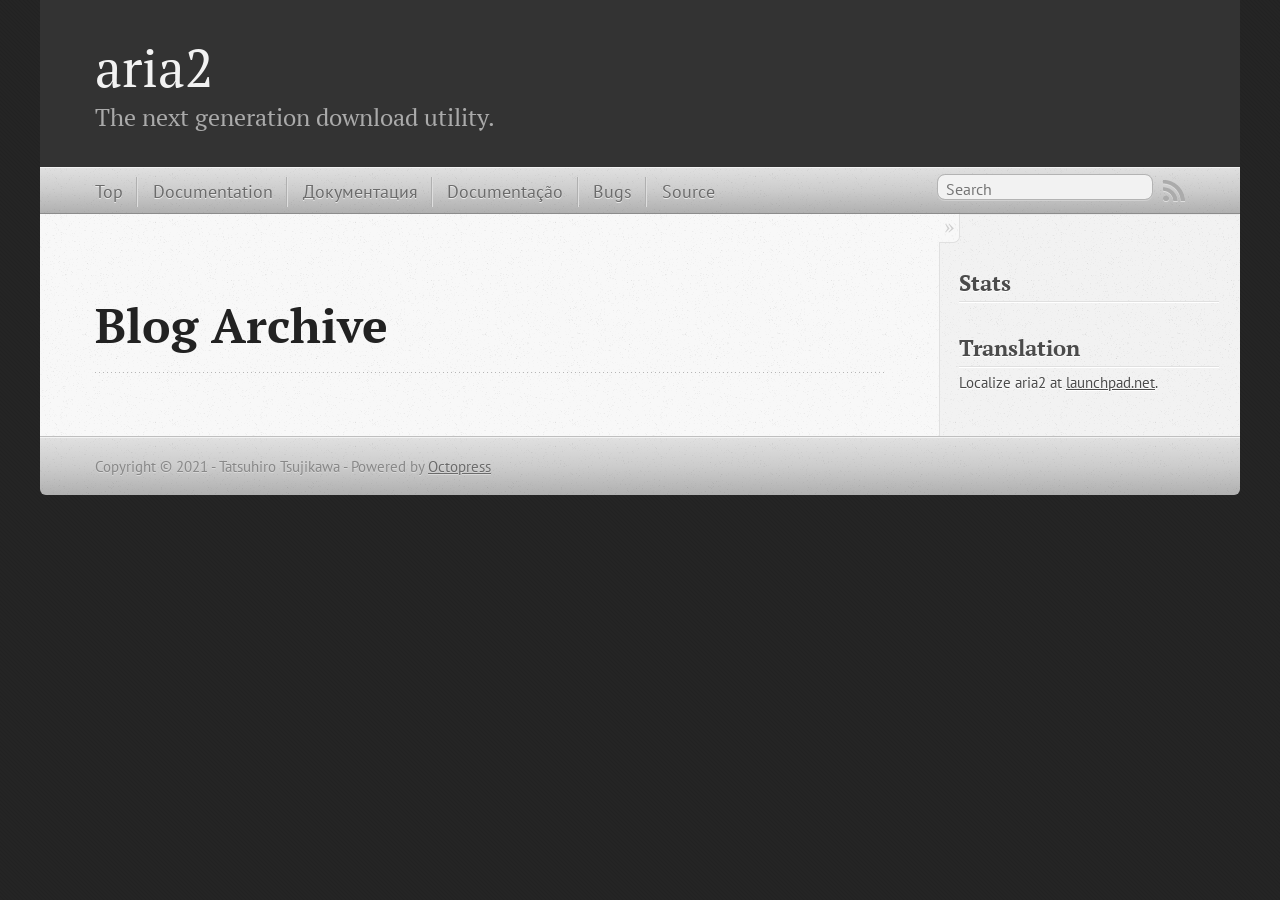
<file: blog/archives/index.html>
<!DOCTYPE html>
<!--[if IEMobile 7 ]><html class="no-js iem7"><![endif]-->
<!--[if lt IE 9]><html class="no-js lte-ie8"><![endif]-->
<!--[if (gt IE 8)|(gt IEMobile 7)|!(IEMobile)|!(IE)]><!--><html class="no-js" lang="en"><!--<![endif]-->
<head>
  <meta charset="utf-8">
  <title>Blog Archive - aria2</title>
  <meta name="author" content="Tatsuhiro Tsujikawa">

  
  <meta name="description" content=" Blog Archive Stats Translation Localize aria2 at launchpad.net. ">
  

  <!-- http://t.co/dKP3o1e -->
  <meta name="HandheldFriendly" content="True">
  <meta name="MobileOptimized" content="320">
  <meta name="viewport" content="width=device-width, initial-scale=1">

  
  <link rel="canonical" href="https://aria2.github.io/blog/archives/">
  <link href="/favicon.png" rel="icon">
  <link href="/stylesheets/screen.css" media="screen, projection" rel="stylesheet" type="text/css">
  <link href="/atom.xml" rel="alternate" title="aria2" type="application/atom+xml">
  <script src="/javascripts/modernizr-2.0.js"></script>
  <script src="//ajax.googleapis.com/ajax/libs/jquery/1.9.1/jquery.min.js"></script>
  <script>!window.jQuery && document.write(unescape('%3Cscript src="/javascripts/libs/jquery.min.js"%3E%3C/script%3E'))</script>
  <script src="/javascripts/octopress.js" type="text/javascript"></script>
  <!--Fonts from Google"s Web font directory at http://google.com/webfonts -->
<link href="//fonts.googleapis.com/css?family=PT+Serif:regular,italic,bold,bolditalic" rel="stylesheet" type="text/css">
<link href="//fonts.googleapis.com/css?family=PT+Sans:regular,italic,bold,bolditalic" rel="stylesheet" type="text/css">

  

</head>

<body   >
  <header role="banner"><hgroup>
  <h1><a href="/">aria2</a></h1>
  
    <h2>The next generation download utility.</h2>
  
</hgroup>

</header>
  <nav role="navigation"><ul class="subscription" data-subscription="rss">
  <li><a href="/atom.xml" rel="subscribe-rss" title="subscribe via RSS">RSS</a></li>
  
</ul>
  
<form action="https://www.google.com/search" method="get">
  <fieldset role="search">
    <input type="hidden" name="sitesearch" value="aria2.github.io">
    <input class="search" type="text" name="q" results="0" placeholder="Search"/>
  </fieldset>
</form>
  
<ul class="main-navigation">
  <li><a href="/">Top</a></li>
  <li><a href="/manual/en/html/index.html">Documentation</a></li>
  <li><a href="/manual/ru/html/index.html">Документация</a></li>
  <li><a href="/manual/pt/html/index.html">Documentação</a></li>
  <li><a href="https://github.com/aria2/aria2/issues">Bugs</a></li>
  <li><a href="https://github.com/aria2/aria2">Source</a></li>
</ul>

</nav>
  <div id="main">
    <div id="content">
      <div>
<article role="article">
  
  <header>
    <h1 class="entry-title">Blog Archive</h1>
    
  </header>
  
  <div id="blog-archives">

</div>

  
</article>

</div>

<aside class="sidebar">
  
    <section>
  <h1>Stats</h1>
  <script type="text/javascript" src="https://www.openhub.net/p/aria2/widgets/project_partner_badge?format=js"></script>
  <script type="text/javascript" src="https://www.openhub.net/p/aria2/widgets/project_users?format=js&style=blue"></script>
</section>

<section>
  <h1>Translation</h1>
  <p>Localize aria2 at <a href="https://translations.launchpad.net/aria2/trunk/+pots/aria2">launchpad.net</a>.
</section>



  
</aside>


    </div>
  </div>
  <footer role="contentinfo"><p>
  Copyright &copy; 2021 - Tatsuhiro Tsujikawa -
  <span class="credit">Powered by <a href="http://octopress.org">Octopress</a></span>
</p>

</footer>
  







  <script type="text/javascript">
    (function(){
      var twitterWidgets = document.createElement('script');
      twitterWidgets.type = 'text/javascript';
      twitterWidgets.async = true;
      twitterWidgets.src = '//platform.twitter.com/widgets.js';
      document.getElementsByTagName('head')[0].appendChild(twitterWidgets);
    })();
  </script>





</body>
</html>
</file>
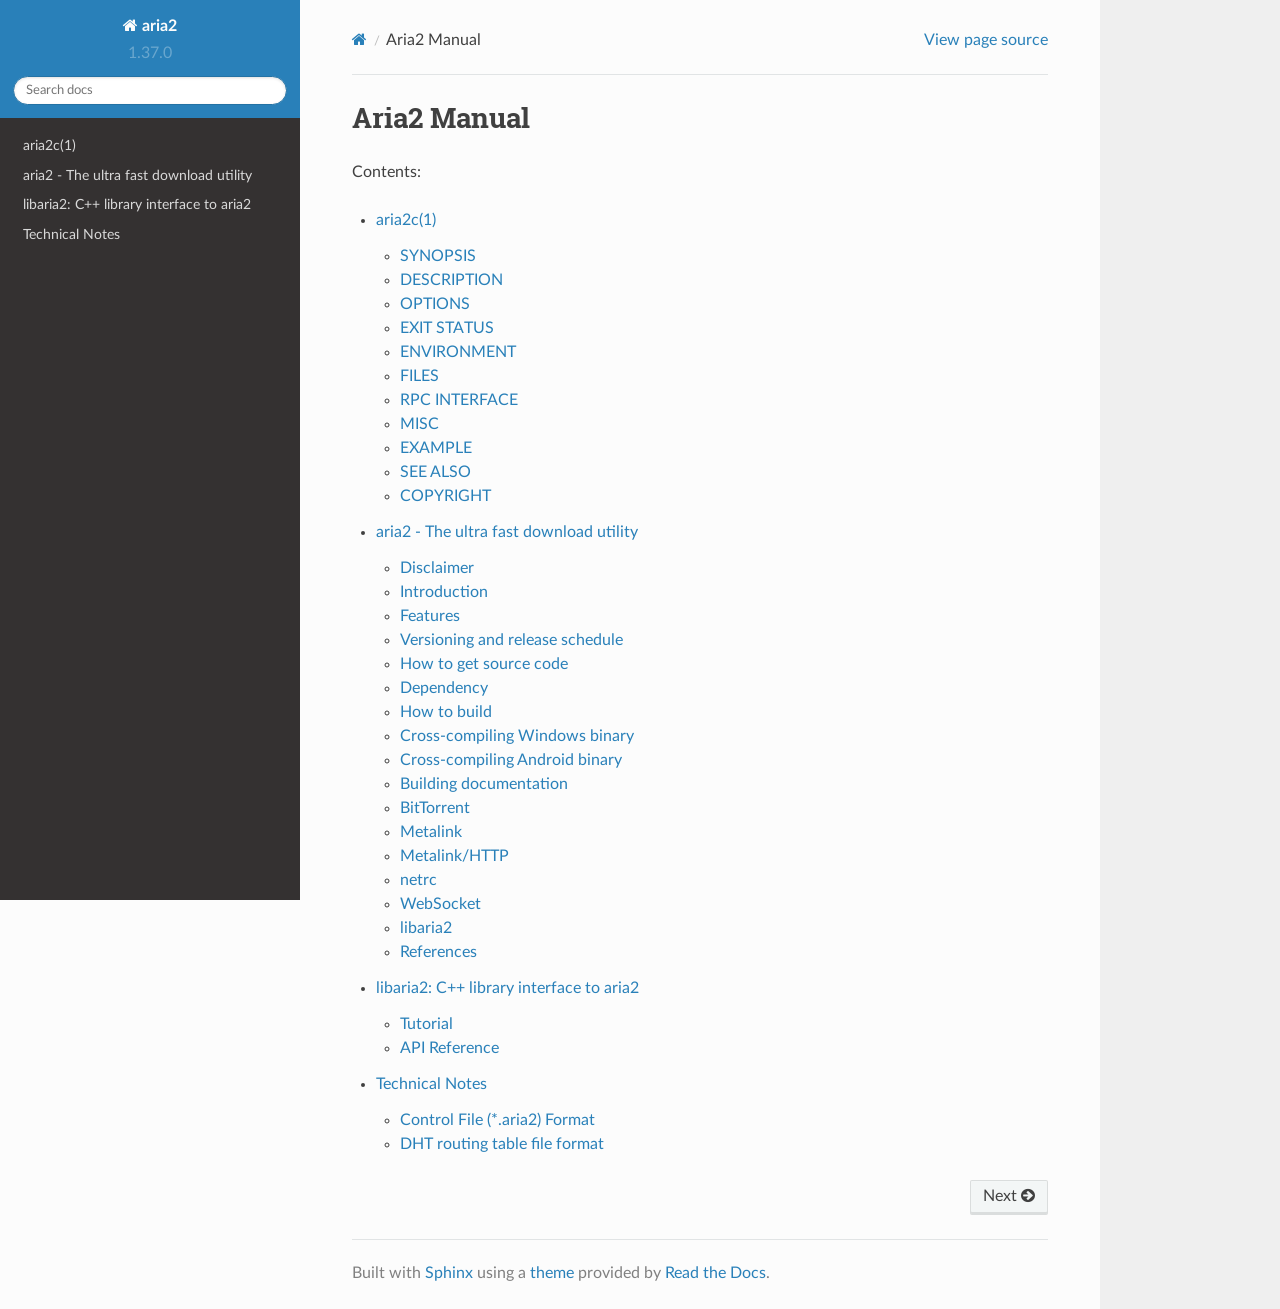
<file: manual/en/html/index.html>
<!DOCTYPE html>
<html class="writer-html5" lang="en">
<head>
  <meta charset="utf-8" /><meta name="generator" content="Docutils 0.19: https://docutils.sourceforge.io/" />

  <meta name="viewport" content="width=device-width, initial-scale=1.0" />
  <title>Aria2 Manual &mdash; aria2 1.37.0 documentation</title>
      <link rel="stylesheet" type="text/css" href="_static/pygments.css" />
      <link rel="stylesheet" type="text/css" href="_static/css/theme.css" />

  
  <!--[if lt IE 9]>
    <script src="_static/js/html5shiv.min.js"></script>
  <![endif]-->
  
        <script data-url_root="./" id="documentation_options" src="_static/documentation_options.js"></script>
        <script src="_static/jquery.js"></script>
        <script src="_static/underscore.js"></script>
        <script src="_static/_sphinx_javascript_frameworks_compat.js"></script>
        <script src="_static/doctools.js"></script>
        <script src="_static/sphinx_highlight.js"></script>
    <script src="_static/js/theme.js"></script>
    <link rel="index" title="Index" href="genindex.html" />
    <link rel="search" title="Search" href="search.html" />
    <link rel="next" title="aria2c(1)" href="aria2c.html" /> 
</head>

<body class="wy-body-for-nav"> 
  <div class="wy-grid-for-nav">
    <nav data-toggle="wy-nav-shift" class="wy-nav-side">
      <div class="wy-side-scroll">
        <div class="wy-side-nav-search" >

          
          
          <a href="#" class="icon icon-home">
            aria2
          </a>
              <div class="version">
                1.37.0
              </div>
<div role="search">
  <form id="rtd-search-form" class="wy-form" action="search.html" method="get">
    <input type="text" name="q" placeholder="Search docs" aria-label="Search docs" />
    <input type="hidden" name="check_keywords" value="yes" />
    <input type="hidden" name="area" value="default" />
  </form>
</div>
        </div><div class="wy-menu wy-menu-vertical" data-spy="affix" role="navigation" aria-label="Navigation menu">
              <ul>
<li class="toctree-l1"><a class="reference internal" href="aria2c.html">aria2c(1)</a></li>
<li class="toctree-l1"><a class="reference internal" href="README.html">aria2 - The ultra fast download utility</a></li>
<li class="toctree-l1"><a class="reference internal" href="libaria2.html">libaria2: C++ library interface to aria2</a></li>
<li class="toctree-l1"><a class="reference internal" href="technical-notes.html">Technical Notes</a></li>
</ul>

        </div>
      </div>
    </nav>

    <section data-toggle="wy-nav-shift" class="wy-nav-content-wrap"><nav class="wy-nav-top" aria-label="Mobile navigation menu" >
          <i data-toggle="wy-nav-top" class="fa fa-bars"></i>
          <a href="#">aria2</a>
      </nav>

      <div class="wy-nav-content">
        <div class="rst-content">
          <div role="navigation" aria-label="Page navigation">
  <ul class="wy-breadcrumbs">
      <li><a href="#" class="icon icon-home" aria-label="Home"></a></li>
      <li class="breadcrumb-item active">Aria2 Manual</li>
      <li class="wy-breadcrumbs-aside">
            <a href="_sources/index.rst.txt" rel="nofollow"> View page source</a>
      </li>
  </ul>
  <hr/>
</div>
          <div role="main" class="document" itemscope="itemscope" itemtype="http://schema.org/Article">
           <div itemprop="articleBody">
             
  <section id="aria2-manual">
<h1>Aria2 Manual<a class="headerlink" href="#aria2-manual" title="Permalink to this heading">¶</a></h1>
<p>Contents:</p>
<div class="toctree-wrapper compound">
<ul>
<li class="toctree-l1"><a class="reference internal" href="aria2c.html">aria2c(1)</a><ul>
<li class="toctree-l2"><a class="reference internal" href="aria2c.html#synopsis">SYNOPSIS</a></li>
<li class="toctree-l2"><a class="reference internal" href="aria2c.html#description">DESCRIPTION</a></li>
<li class="toctree-l2"><a class="reference internal" href="aria2c.html#options">OPTIONS</a></li>
<li class="toctree-l2"><a class="reference internal" href="aria2c.html#exit-status">EXIT STATUS</a></li>
<li class="toctree-l2"><a class="reference internal" href="aria2c.html#environment">ENVIRONMENT</a></li>
<li class="toctree-l2"><a class="reference internal" href="aria2c.html#files">FILES</a></li>
<li class="toctree-l2"><a class="reference internal" href="aria2c.html#rpc-interface">RPC INTERFACE</a></li>
<li class="toctree-l2"><a class="reference internal" href="aria2c.html#misc">MISC</a></li>
<li class="toctree-l2"><a class="reference internal" href="aria2c.html#example">EXAMPLE</a></li>
<li class="toctree-l2"><a class="reference internal" href="aria2c.html#see-also">SEE ALSO</a></li>
<li class="toctree-l2"><a class="reference internal" href="aria2c.html#copyright">COPYRIGHT</a></li>
</ul>
</li>
<li class="toctree-l1"><a class="reference internal" href="README.html">aria2 - The ultra fast download utility</a><ul>
<li class="toctree-l2"><a class="reference internal" href="README.html#disclaimer">Disclaimer</a></li>
<li class="toctree-l2"><a class="reference internal" href="README.html#introduction">Introduction</a></li>
<li class="toctree-l2"><a class="reference internal" href="README.html#features">Features</a></li>
<li class="toctree-l2"><a class="reference internal" href="README.html#versioning-and-release-schedule">Versioning and release schedule</a></li>
<li class="toctree-l2"><a class="reference internal" href="README.html#how-to-get-source-code">How to get source code</a></li>
<li class="toctree-l2"><a class="reference internal" href="README.html#dependency">Dependency</a></li>
<li class="toctree-l2"><a class="reference internal" href="README.html#how-to-build">How to build</a></li>
<li class="toctree-l2"><a class="reference internal" href="README.html#cross-compiling-windows-binary">Cross-compiling Windows binary</a></li>
<li class="toctree-l2"><a class="reference internal" href="README.html#cross-compiling-android-binary">Cross-compiling Android binary</a></li>
<li class="toctree-l2"><a class="reference internal" href="README.html#building-documentation">Building documentation</a></li>
<li class="toctree-l2"><a class="reference internal" href="README.html#bittorrent">BitTorrent</a></li>
<li class="toctree-l2"><a class="reference internal" href="README.html#metalink">Metalink</a></li>
<li class="toctree-l2"><a class="reference internal" href="README.html#metalink-http">Metalink/HTTP</a></li>
<li class="toctree-l2"><a class="reference internal" href="README.html#netrc">netrc</a></li>
<li class="toctree-l2"><a class="reference internal" href="README.html#websocket">WebSocket</a></li>
<li class="toctree-l2"><a class="reference internal" href="README.html#libaria2">libaria2</a></li>
<li class="toctree-l2"><a class="reference internal" href="README.html#references">References</a></li>
</ul>
</li>
<li class="toctree-l1"><a class="reference internal" href="libaria2.html">libaria2: C++ library interface to aria2</a><ul>
<li class="toctree-l2"><a class="reference internal" href="libaria2.html#tutorial">Tutorial</a></li>
<li class="toctree-l2"><a class="reference internal" href="libaria2.html#api-reference">API Reference</a></li>
</ul>
</li>
<li class="toctree-l1"><a class="reference internal" href="technical-notes.html">Technical Notes</a><ul>
<li class="toctree-l2"><a class="reference internal" href="technical-notes.html#control-file-aria2-format">Control File (*.aria2) Format</a></li>
<li class="toctree-l2"><a class="reference internal" href="technical-notes.html#dht-routing-table-file-format">DHT routing table file format</a></li>
</ul>
</li>
</ul>
</div>
</section>


           </div>
          </div>
          <footer><div class="rst-footer-buttons" role="navigation" aria-label="Footer">
        <a href="aria2c.html" class="btn btn-neutral float-right" title="aria2c(1)" accesskey="n" rel="next">Next <span class="fa fa-arrow-circle-right" aria-hidden="true"></span></a>
    </div>

  <hr/>

  <div role="contentinfo">
    <p></p>
  </div>

  Built with <a href="https://www.sphinx-doc.org/">Sphinx</a> using a
    <a href="https://github.com/readthedocs/sphinx_rtd_theme">theme</a>
    provided by <a href="https://readthedocs.org">Read the Docs</a>.
   

</footer>
        </div>
      </div>
    </section>
  </div>
  <script>
      jQuery(function () {
          SphinxRtdTheme.Navigation.enable(true);
      });
  </script> 

</body>
</html>
</file>
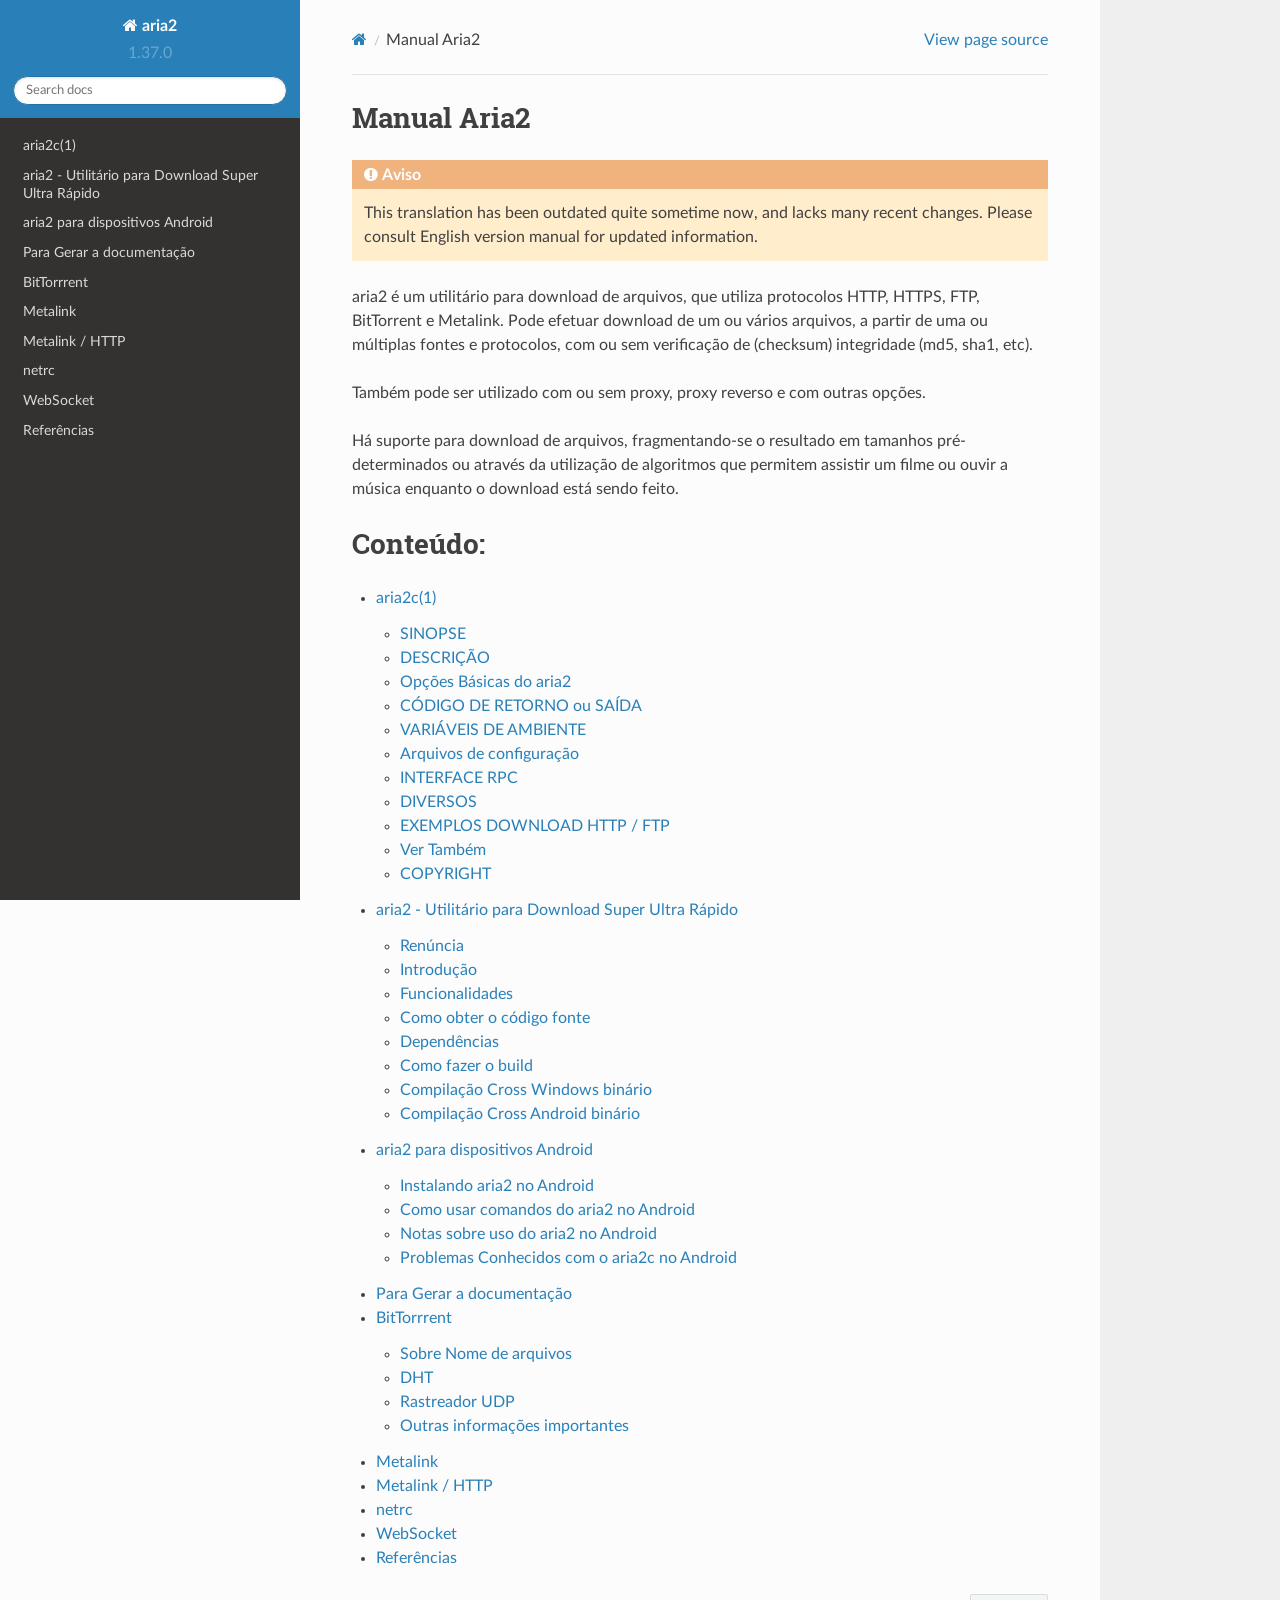
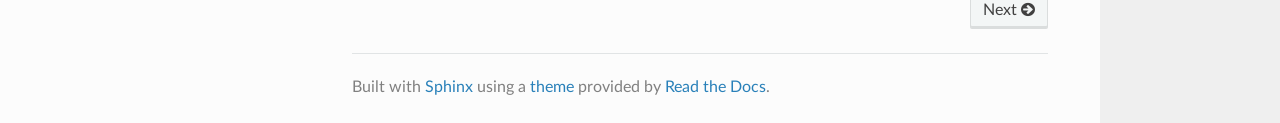
<file: manual/pt/html/index.html>
<!DOCTYPE html>
<html class="writer-html5" lang="pt-BR">
<head>
  <meta charset="utf-8" /><meta name="generator" content="Docutils 0.19: https://docutils.sourceforge.io/" />
<meta content="Manual Aria2 em português" lang="pt" name="description" xml:lang="pt" />
<meta content="programa para download gratuito, download android, download bittorrent, download linha de comando, download de músicas, download de ftp, download http, download https, mac OS/X, windows, linux, manual download aria2, torrent, download stream" name="keyword" />
<meta content="gsavix&#64;gmail.com tradução para português do brasil" name="author" />

  <meta name="viewport" content="width=device-width, initial-scale=1.0" />
  <title>Manual Aria2 &mdash; documentação aria2 1.37.0</title>
      <link rel="stylesheet" type="text/css" href="_static/pygments.css" />
      <link rel="stylesheet" type="text/css" href="_static/css/theme.css" />

  
  <!--[if lt IE 9]>
    <script src="_static/js/html5shiv.min.js"></script>
  <![endif]-->
  
        <script data-url_root="./" id="documentation_options" src="_static/documentation_options.js"></script>
        <script src="_static/jquery.js"></script>
        <script src="_static/underscore.js"></script>
        <script src="_static/_sphinx_javascript_frameworks_compat.js"></script>
        <script src="_static/doctools.js"></script>
        <script src="_static/sphinx_highlight.js"></script>
        <script src="_static/translations.js"></script>
    <script src="_static/js/theme.js"></script>
    <link rel="index" title="Índice" href="genindex.html" />
    <link rel="search" title="Buscar" href="search.html" />
    <link rel="next" title="aria2c(1)" href="aria2c.html" /> 
</head>

<body class="wy-body-for-nav"> 
  <div class="wy-grid-for-nav">
    <nav data-toggle="wy-nav-shift" class="wy-nav-side">
      <div class="wy-side-scroll">
        <div class="wy-side-nav-search" >

          
          
          <a href="#" class="icon icon-home">
            aria2
          </a>
              <div class="version">
                1.37.0
              </div>
<div role="search">
  <form id="rtd-search-form" class="wy-form" action="search.html" method="get">
    <input type="text" name="q" placeholder="Search docs" aria-label="Search docs" />
    <input type="hidden" name="check_keywords" value="yes" />
    <input type="hidden" name="area" value="default" />
  </form>
</div>
        </div><div class="wy-menu wy-menu-vertical" data-spy="affix" role="navigation" aria-label="Navigation menu">
              <ul>
<li class="toctree-l1"><a class="reference internal" href="aria2c.html">aria2c(1)</a></li>
<li class="toctree-l1"><a class="reference internal" href="README.html">aria2 - Utilitário para Download Super Ultra Rápido</a></li>
<li class="toctree-l1"><a class="reference internal" href="README.html#aria2-para-dispositivos-android">aria2 para dispositivos Android</a></li>
<li class="toctree-l1"><a class="reference internal" href="README.html#para-gerar-a-documentacao">Para Gerar a documentação</a></li>
<li class="toctree-l1"><a class="reference internal" href="README.html#bittorrrent">BitTorrrent</a></li>
<li class="toctree-l1"><a class="reference internal" href="README.html#metalink">Metalink</a></li>
<li class="toctree-l1"><a class="reference internal" href="README.html#metalink-http">Metalink / HTTP</a></li>
<li class="toctree-l1"><a class="reference internal" href="README.html#netrc">netrc</a></li>
<li class="toctree-l1"><a class="reference internal" href="README.html#websocket">WebSocket</a></li>
<li class="toctree-l1"><a class="reference internal" href="README.html#referencias">Referências</a></li>
</ul>

        </div>
      </div>
    </nav>

    <section data-toggle="wy-nav-shift" class="wy-nav-content-wrap"><nav class="wy-nav-top" aria-label="Mobile navigation menu" >
          <i data-toggle="wy-nav-top" class="fa fa-bars"></i>
          <a href="#">aria2</a>
      </nav>

      <div class="wy-nav-content">
        <div class="rst-content">
          <div role="navigation" aria-label="Page navigation">
  <ul class="wy-breadcrumbs">
      <li><a href="#" class="icon icon-home" aria-label="Home"></a></li>
      <li class="breadcrumb-item active">Manual Aria2</li>
      <li class="wy-breadcrumbs-aside">
            <a href="_sources/index.rst.txt" rel="nofollow"> View page source</a>
      </li>
  </ul>
  <hr/>
</div>
          <div role="main" class="document" itemscope="itemscope" itemtype="http://schema.org/Article">
           <div itemprop="articleBody">
             
  <section id="manual-aria2">
<span id="index-0"></span><h1>Manual Aria2<a class="headerlink" href="#manual-aria2" title="Link permanente para este cabeçalho">¶</a></h1>
<div class="admonition warning">
<p class="admonition-title">Aviso</p>
<p>This translation has been outdated quite sometime now, and lacks
many recent changes.  Please consult English version manual for
updated information.</p>
</div>
<p>aria2 é um utilitário para download de arquivos, que utiliza protocolos HTTP,
HTTPS, FTP, BitTorrent e Metalink. Pode efetuar download de um ou vários
arquivos, a partir de uma ou múltiplas fontes e protocolos, com ou sem
verificação de (checksum) integridade (md5, sha1, etc).</p>
<p>Também pode ser utilizado com ou sem proxy, proxy reverso e com outras opções.</p>
<p>Há suporte para download de arquivos, fragmentando-se o resultado em tamanhos
pré-determinados ou através da utilização de algoritmos que permitem
assistir um filme ou ouvir a música enquanto o download está sendo feito.</p>
</section>
<section id="conteudo">
<h1>Conteúdo:<a class="headerlink" href="#conteudo" title="Link permanente para este cabeçalho">¶</a></h1>
<div class="toctree-wrapper compound">
<ul>
<li class="toctree-l1"><a class="reference internal" href="aria2c.html">aria2c(1)</a><ul>
<li class="toctree-l2"><a class="reference internal" href="aria2c.html#sinopse">SINOPSE</a></li>
<li class="toctree-l2"><a class="reference internal" href="aria2c.html#descricao">DESCRIÇÃO</a></li>
<li class="toctree-l2"><a class="reference internal" href="aria2c.html#opcoes-basicas-do-aria2">Opções Básicas do aria2</a></li>
<li class="toctree-l2"><a class="reference internal" href="aria2c.html#codigo-de-retorno-ou-saida">CÓDIGO DE RETORNO ou SAÍDA</a></li>
<li class="toctree-l2"><a class="reference internal" href="aria2c.html#variaveis-de-ambiente">VARIÁVEIS DE AMBIENTE</a></li>
<li class="toctree-l2"><a class="reference internal" href="aria2c.html#arquivos-de-configuracao">Arquivos de configuração</a></li>
<li class="toctree-l2"><a class="reference internal" href="aria2c.html#interface-rpc">INTERFACE RPC</a></li>
<li class="toctree-l2"><a class="reference internal" href="aria2c.html#diversos">DIVERSOS</a></li>
<li class="toctree-l2"><a class="reference internal" href="aria2c.html#exemplos-download-http-ftp">EXEMPLOS DOWNLOAD HTTP / FTP</a></li>
<li class="toctree-l2"><a class="reference internal" href="aria2c.html#ver-tambem">Ver Também</a></li>
<li class="toctree-l2"><a class="reference internal" href="aria2c.html#copyright">COPYRIGHT</a></li>
</ul>
</li>
<li class="toctree-l1"><a class="reference internal" href="README.html">aria2 - Utilitário para Download Super Ultra Rápido</a><ul>
<li class="toctree-l2"><a class="reference internal" href="README.html#renuncia">Renúncia</a></li>
<li class="toctree-l2"><a class="reference internal" href="README.html#introducao">Introdução</a></li>
<li class="toctree-l2"><a class="reference internal" href="README.html#funcionalidades">Funcionalidades</a></li>
<li class="toctree-l2"><a class="reference internal" href="README.html#como-obter-o-codigo-fonte">Como obter o código fonte</a></li>
<li class="toctree-l2"><a class="reference internal" href="README.html#dependencias">Dependências</a></li>
<li class="toctree-l2"><a class="reference internal" href="README.html#como-fazer-o-build">Como fazer o build</a></li>
<li class="toctree-l2"><a class="reference internal" href="README.html#compilacao-cross-windows-binario">Compilação Cross Windows binário</a></li>
<li class="toctree-l2"><a class="reference internal" href="README.html#compilacao-cross-android-binario">Compilação Cross Android binário</a></li>
</ul>
</li>
<li class="toctree-l1"><a class="reference internal" href="README.html#aria2-para-dispositivos-android">aria2 para dispositivos Android</a><ul>
<li class="toctree-l2"><a class="reference internal" href="README.html#instalando-aria2-no-android">Instalando aria2 no Android</a></li>
<li class="toctree-l2"><a class="reference internal" href="README.html#como-usar-comandos-do-aria2-no-android">Como usar comandos do aria2 no Android</a></li>
<li class="toctree-l2"><a class="reference internal" href="README.html#notas-sobre-uso-do-aria2-no-android">Notas sobre uso do aria2 no Android</a></li>
<li class="toctree-l2"><a class="reference internal" href="README.html#problemas-conhecidos-com-o-aria2c-no-android">Problemas Conhecidos com o aria2c no Android</a></li>
</ul>
</li>
<li class="toctree-l1"><a class="reference internal" href="README.html#para-gerar-a-documentacao">Para Gerar a documentação</a></li>
<li class="toctree-l1"><a class="reference internal" href="README.html#bittorrrent">BitTorrrent</a><ul>
<li class="toctree-l2"><a class="reference internal" href="README.html#sobre-nome-de-arquivos">Sobre Nome de arquivos</a></li>
<li class="toctree-l2"><a class="reference internal" href="README.html#dht">DHT</a></li>
<li class="toctree-l2"><a class="reference internal" href="README.html#rastreador-udp">Rastreador UDP</a></li>
<li class="toctree-l2"><a class="reference internal" href="README.html#outras-informacoes-importantes">Outras informações importantes</a></li>
</ul>
</li>
<li class="toctree-l1"><a class="reference internal" href="README.html#metalink">Metalink</a></li>
<li class="toctree-l1"><a class="reference internal" href="README.html#metalink-http">Metalink / HTTP</a></li>
<li class="toctree-l1"><a class="reference internal" href="README.html#netrc">netrc</a></li>
<li class="toctree-l1"><a class="reference internal" href="README.html#websocket">WebSocket</a></li>
<li class="toctree-l1"><a class="reference internal" href="README.html#referencias">Referências</a></li>
</ul>
</div>
</section>


           </div>
          </div>
          <footer><div class="rst-footer-buttons" role="navigation" aria-label="Footer">
        <a href="aria2c.html" class="btn btn-neutral float-right" title="aria2c(1)" accesskey="n" rel="next">Next <span class="fa fa-arrow-circle-right" aria-hidden="true"></span></a>
    </div>

  <hr/>

  <div role="contentinfo">
    <p></p>
  </div>

  Built with <a href="https://www.sphinx-doc.org/">Sphinx</a> using a
    <a href="https://github.com/readthedocs/sphinx_rtd_theme">theme</a>
    provided by <a href="https://readthedocs.org">Read the Docs</a>.
   

</footer>
        </div>
      </div>
    </section>
  </div>
  <script>
      jQuery(function () {
          SphinxRtdTheme.Navigation.enable(true);
      });
  </script> 

</body>
</html>
</file>
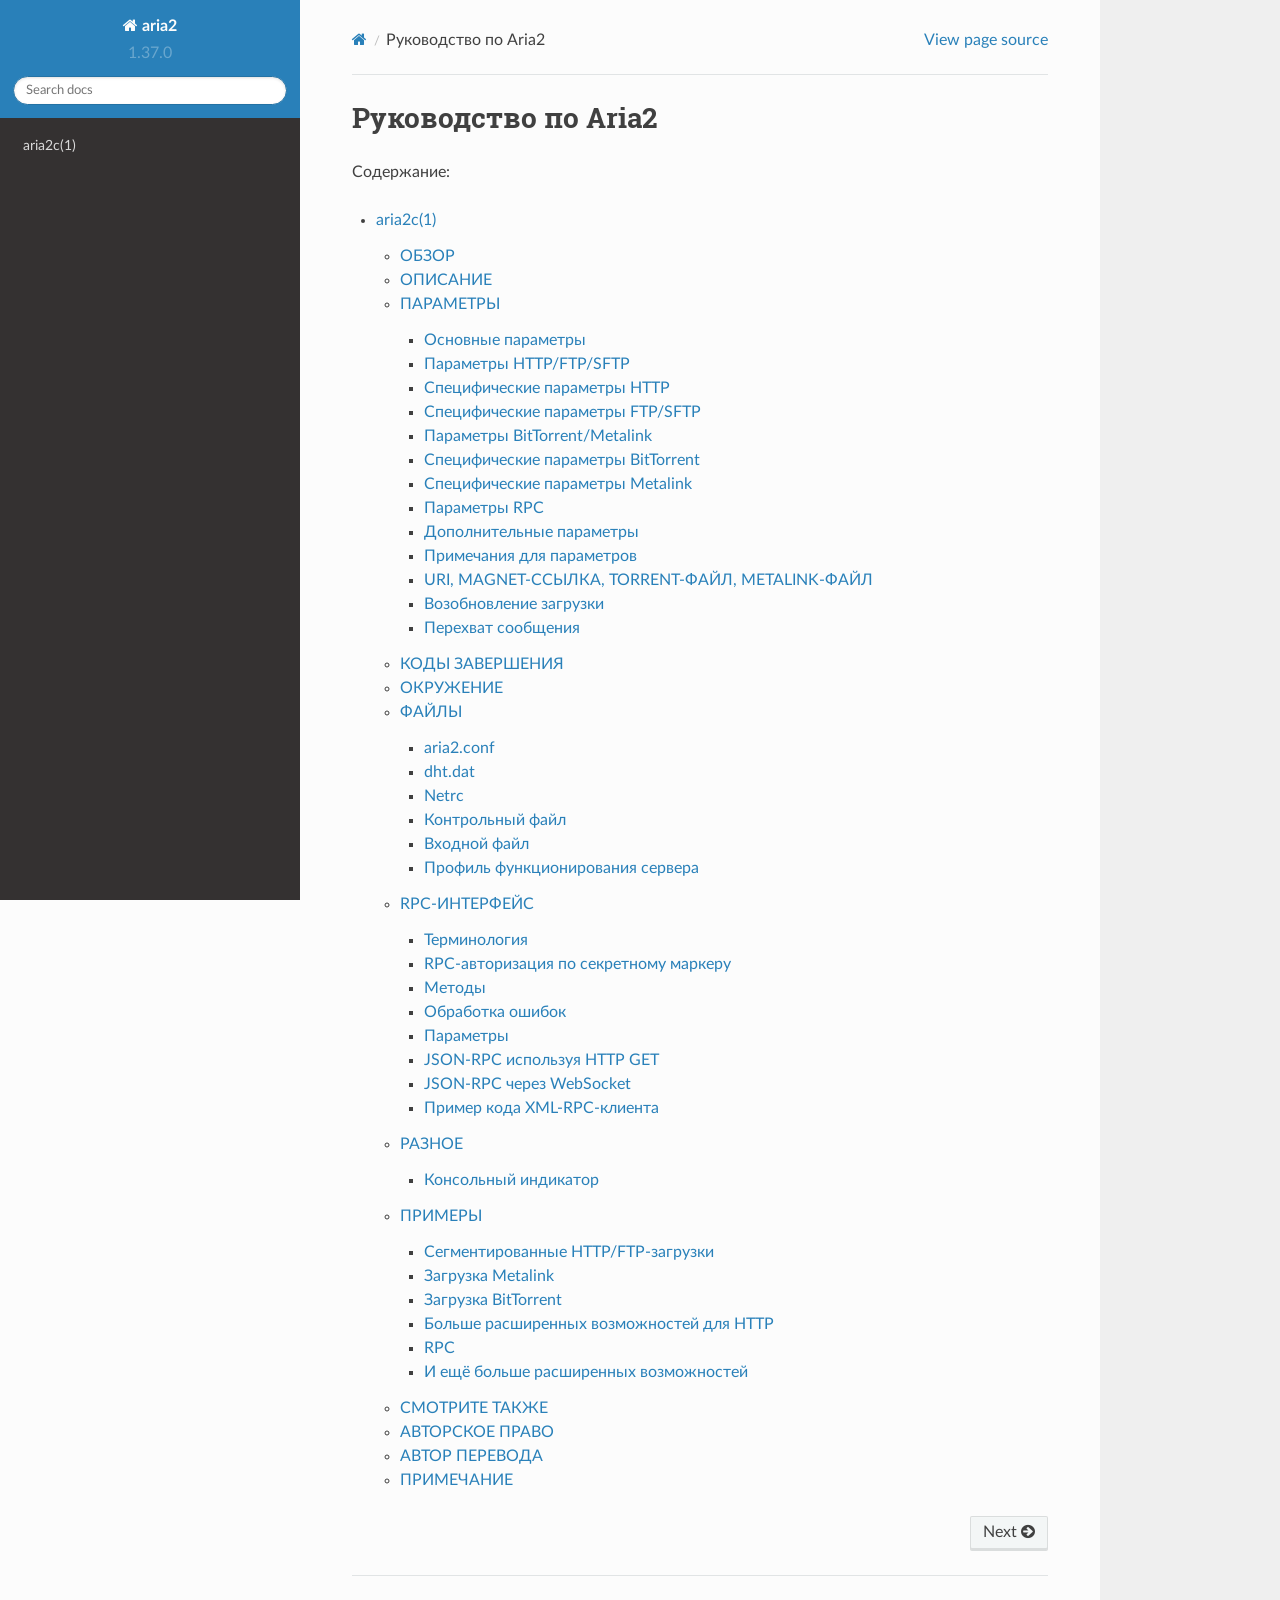
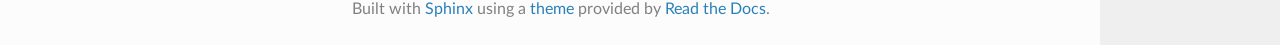
<file: manual/ru/html/index.html>
<!DOCTYPE html>
<html class="writer-html5" lang="ru">
<head>
  <meta charset="utf-8" /><meta name="generator" content="Docutils 0.19: https://docutils.sourceforge.io/" />

  <meta name="viewport" content="width=device-width, initial-scale=1.0" />
  <title>Руководство по Aria2 &mdash; документация aria2 1.37.0</title>
      <link rel="stylesheet" type="text/css" href="_static/pygments.css" />
      <link rel="stylesheet" type="text/css" href="_static/css/theme.css" />

  
  <!--[if lt IE 9]>
    <script src="_static/js/html5shiv.min.js"></script>
  <![endif]-->
  
        <script data-url_root="./" id="documentation_options" src="_static/documentation_options.js"></script>
        <script src="_static/jquery.js"></script>
        <script src="_static/underscore.js"></script>
        <script src="_static/_sphinx_javascript_frameworks_compat.js"></script>
        <script src="_static/doctools.js"></script>
        <script src="_static/sphinx_highlight.js"></script>
        <script src="_static/translations.js"></script>
    <script src="_static/js/theme.js"></script>
    <link rel="index" title="Алфавитный указатель" href="genindex.html" />
    <link rel="search" title="Поиск" href="search.html" />
    <link rel="next" title="aria2c(1)" href="aria2c.html" /> 
</head>

<body class="wy-body-for-nav"> 
  <div class="wy-grid-for-nav">
    <nav data-toggle="wy-nav-shift" class="wy-nav-side">
      <div class="wy-side-scroll">
        <div class="wy-side-nav-search" >

          
          
          <a href="#" class="icon icon-home">
            aria2
          </a>
              <div class="version">
                1.37.0
              </div>
<div role="search">
  <form id="rtd-search-form" class="wy-form" action="search.html" method="get">
    <input type="text" name="q" placeholder="Search docs" aria-label="Search docs" />
    <input type="hidden" name="check_keywords" value="yes" />
    <input type="hidden" name="area" value="default" />
  </form>
</div>
        </div><div class="wy-menu wy-menu-vertical" data-spy="affix" role="navigation" aria-label="Navigation menu">
              <ul>
<li class="toctree-l1"><a class="reference internal" href="aria2c.html">aria2c(1)</a></li>
</ul>

        </div>
      </div>
    </nav>

    <section data-toggle="wy-nav-shift" class="wy-nav-content-wrap"><nav class="wy-nav-top" aria-label="Mobile navigation menu" >
          <i data-toggle="wy-nav-top" class="fa fa-bars"></i>
          <a href="#">aria2</a>
      </nav>

      <div class="wy-nav-content">
        <div class="rst-content">
          <div role="navigation" aria-label="Page navigation">
  <ul class="wy-breadcrumbs">
      <li><a href="#" class="icon icon-home" aria-label="Home"></a></li>
      <li class="breadcrumb-item active">Руководство по Aria2</li>
      <li class="wy-breadcrumbs-aside">
            <a href="_sources/index.rst.txt" rel="nofollow"> View page source</a>
      </li>
  </ul>
  <hr/>
</div>
          <div role="main" class="document" itemscope="itemscope" itemtype="http://schema.org/Article">
           <div itemprop="articleBody">
             
  <section id="aria2">
<h1>Руководство по Aria2<a class="headerlink" href="#aria2" title="Permalink to this heading">¶</a></h1>
<p>Содержание:</p>
<div class="toctree-wrapper compound">
<ul>
<li class="toctree-l1"><a class="reference internal" href="aria2c.html">aria2c(1)</a><ul>
<li class="toctree-l2"><a class="reference internal" href="aria2c.html#id1">ОБЗОР</a></li>
<li class="toctree-l2"><a class="reference internal" href="aria2c.html#id2">ОПИСАНИЕ</a></li>
<li class="toctree-l2"><a class="reference internal" href="aria2c.html#id3">ПАРАМЕТРЫ</a><ul>
<li class="toctree-l3"><a class="reference internal" href="aria2c.html#id4">Основные параметры</a></li>
<li class="toctree-l3"><a class="reference internal" href="aria2c.html#http-ftp-sftp">Параметры HTTP/FTP/SFTP</a></li>
<li class="toctree-l3"><a class="reference internal" href="aria2c.html#http">Специфические параметры HTTP</a></li>
<li class="toctree-l3"><a class="reference internal" href="aria2c.html#ftp-sftp">Специфические параметры FTP/SFTP</a></li>
<li class="toctree-l3"><a class="reference internal" href="aria2c.html#bittorrent-metalink">Параметры BitTorrent/Metalink</a></li>
<li class="toctree-l3"><a class="reference internal" href="aria2c.html#bittorrent">Специфические параметры BitTorrent</a></li>
<li class="toctree-l3"><a class="reference internal" href="aria2c.html#metalink">Специфические параметры Metalink</a></li>
<li class="toctree-l3"><a class="reference internal" href="aria2c.html#rpc">Параметры RPC</a></li>
<li class="toctree-l3"><a class="reference internal" href="aria2c.html#id5">Дополнительные параметры</a></li>
<li class="toctree-l3"><a class="reference internal" href="aria2c.html#id6">Примечания для параметров</a></li>
<li class="toctree-l3"><a class="reference internal" href="aria2c.html#uri-magnet-torrent-metalink">URI, MAGNET-ССЫЛКА, TORRENT-ФАЙЛ, METALINK-ФАЙЛ</a></li>
<li class="toctree-l3"><a class="reference internal" href="aria2c.html#id8">Возобновление загрузки</a></li>
<li class="toctree-l3"><a class="reference internal" href="aria2c.html#id9">Перехват сообщения</a></li>
</ul>
</li>
<li class="toctree-l2"><a class="reference internal" href="aria2c.html#exit-status">КОДЫ ЗАВЕРШЕНИЯ</a></li>
<li class="toctree-l2"><a class="reference internal" href="aria2c.html#id11">ОКРУЖЕНИЕ</a></li>
<li class="toctree-l2"><a class="reference internal" href="aria2c.html#id12">ФАЙЛЫ</a><ul>
<li class="toctree-l3"><a class="reference internal" href="aria2c.html#aria2-conf">aria2.conf</a></li>
<li class="toctree-l3"><a class="reference internal" href="aria2c.html#dht-dat">dht.dat</a></li>
<li class="toctree-l3"><a class="reference internal" href="aria2c.html#netrc">Netrc</a></li>
<li class="toctree-l3"><a class="reference internal" href="aria2c.html#id13">Контрольный файл</a></li>
<li class="toctree-l3"><a class="reference internal" href="aria2c.html#input-file">Входной файл</a></li>
<li class="toctree-l3"><a class="reference internal" href="aria2c.html#id15">Профиль функционирования сервера</a></li>
</ul>
</li>
<li class="toctree-l2"><a class="reference internal" href="aria2c.html#id16">RPC-ИНТЕРФЕЙС</a><ul>
<li class="toctree-l3"><a class="reference internal" href="aria2c.html#id17">Терминология</a></li>
<li class="toctree-l3"><a class="reference internal" href="aria2c.html#rpc-auth">RPC-авторизация по секретному маркеру</a></li>
<li class="toctree-l3"><a class="reference internal" href="aria2c.html#id19">Методы</a></li>
<li class="toctree-l3"><a class="reference internal" href="aria2c.html#id20">Обработка ошибок</a></li>
<li class="toctree-l3"><a class="reference internal" href="aria2c.html#rpc-options">Параметры</a></li>
<li class="toctree-l3"><a class="reference internal" href="aria2c.html#json-rpc-http-get">JSON-RPC используя HTTP GET</a></li>
<li class="toctree-l3"><a class="reference internal" href="aria2c.html#json-rpc-websocket">JSON-RPC через WebSocket</a></li>
<li class="toctree-l3"><a class="reference internal" href="aria2c.html#id25">Пример кода XML-RPC-клиента</a></li>
</ul>
</li>
<li class="toctree-l2"><a class="reference internal" href="aria2c.html#id26">РАЗНОЕ</a><ul>
<li class="toctree-l3"><a class="reference internal" href="aria2c.html#id27">Консольный индикатор</a></li>
</ul>
</li>
<li class="toctree-l2"><a class="reference internal" href="aria2c.html#id28">ПРИМЕРЫ</a><ul>
<li class="toctree-l3"><a class="reference internal" href="aria2c.html#http-ftp">Сегментированные HTTP/FTP-загрузки</a></li>
<li class="toctree-l3"><a class="reference internal" href="aria2c.html#id36">Загрузка Metalink</a></li>
<li class="toctree-l3"><a class="reference internal" href="aria2c.html#id42">Загрузка BitTorrent</a></li>
<li class="toctree-l3"><a class="reference internal" href="aria2c.html#id52">Больше расширенных возможностей для HTTP</a></li>
<li class="toctree-l3"><a class="reference internal" href="aria2c.html#id55">RPC</a></li>
<li class="toctree-l3"><a class="reference internal" href="aria2c.html#id56">И ещё больше расширенных возможностей</a></li>
</ul>
</li>
<li class="toctree-l2"><a class="reference internal" href="aria2c.html#id63">СМОТРИТЕ ТАКЖЕ</a></li>
<li class="toctree-l2"><a class="reference internal" href="aria2c.html#id64">АВТОРСКОЕ ПРАВО</a></li>
<li class="toctree-l2"><a class="reference internal" href="aria2c.html#id65">АВТОР ПЕРЕВОДА</a></li>
<li class="toctree-l2"><a class="reference internal" href="aria2c.html#id66">ПРИМЕЧАНИЕ</a></li>
</ul>
</li>
</ul>
</div>
</section>


           </div>
          </div>
          <footer><div class="rst-footer-buttons" role="navigation" aria-label="Footer">
        <a href="aria2c.html" class="btn btn-neutral float-right" title="aria2c(1)" accesskey="n" rel="next">Next <span class="fa fa-arrow-circle-right" aria-hidden="true"></span></a>
    </div>

  <hr/>

  <div role="contentinfo">
    <p></p>
  </div>

  Built with <a href="https://www.sphinx-doc.org/">Sphinx</a> using a
    <a href="https://github.com/readthedocs/sphinx_rtd_theme">theme</a>
    provided by <a href="https://readthedocs.org">Read the Docs</a>.
   

</footer>
        </div>
      </div>
    </section>
  </div>
  <script>
      jQuery(function () {
          SphinxRtdTheme.Navigation.enable(true);
      });
  </script> 

</body>
</html>
</file>
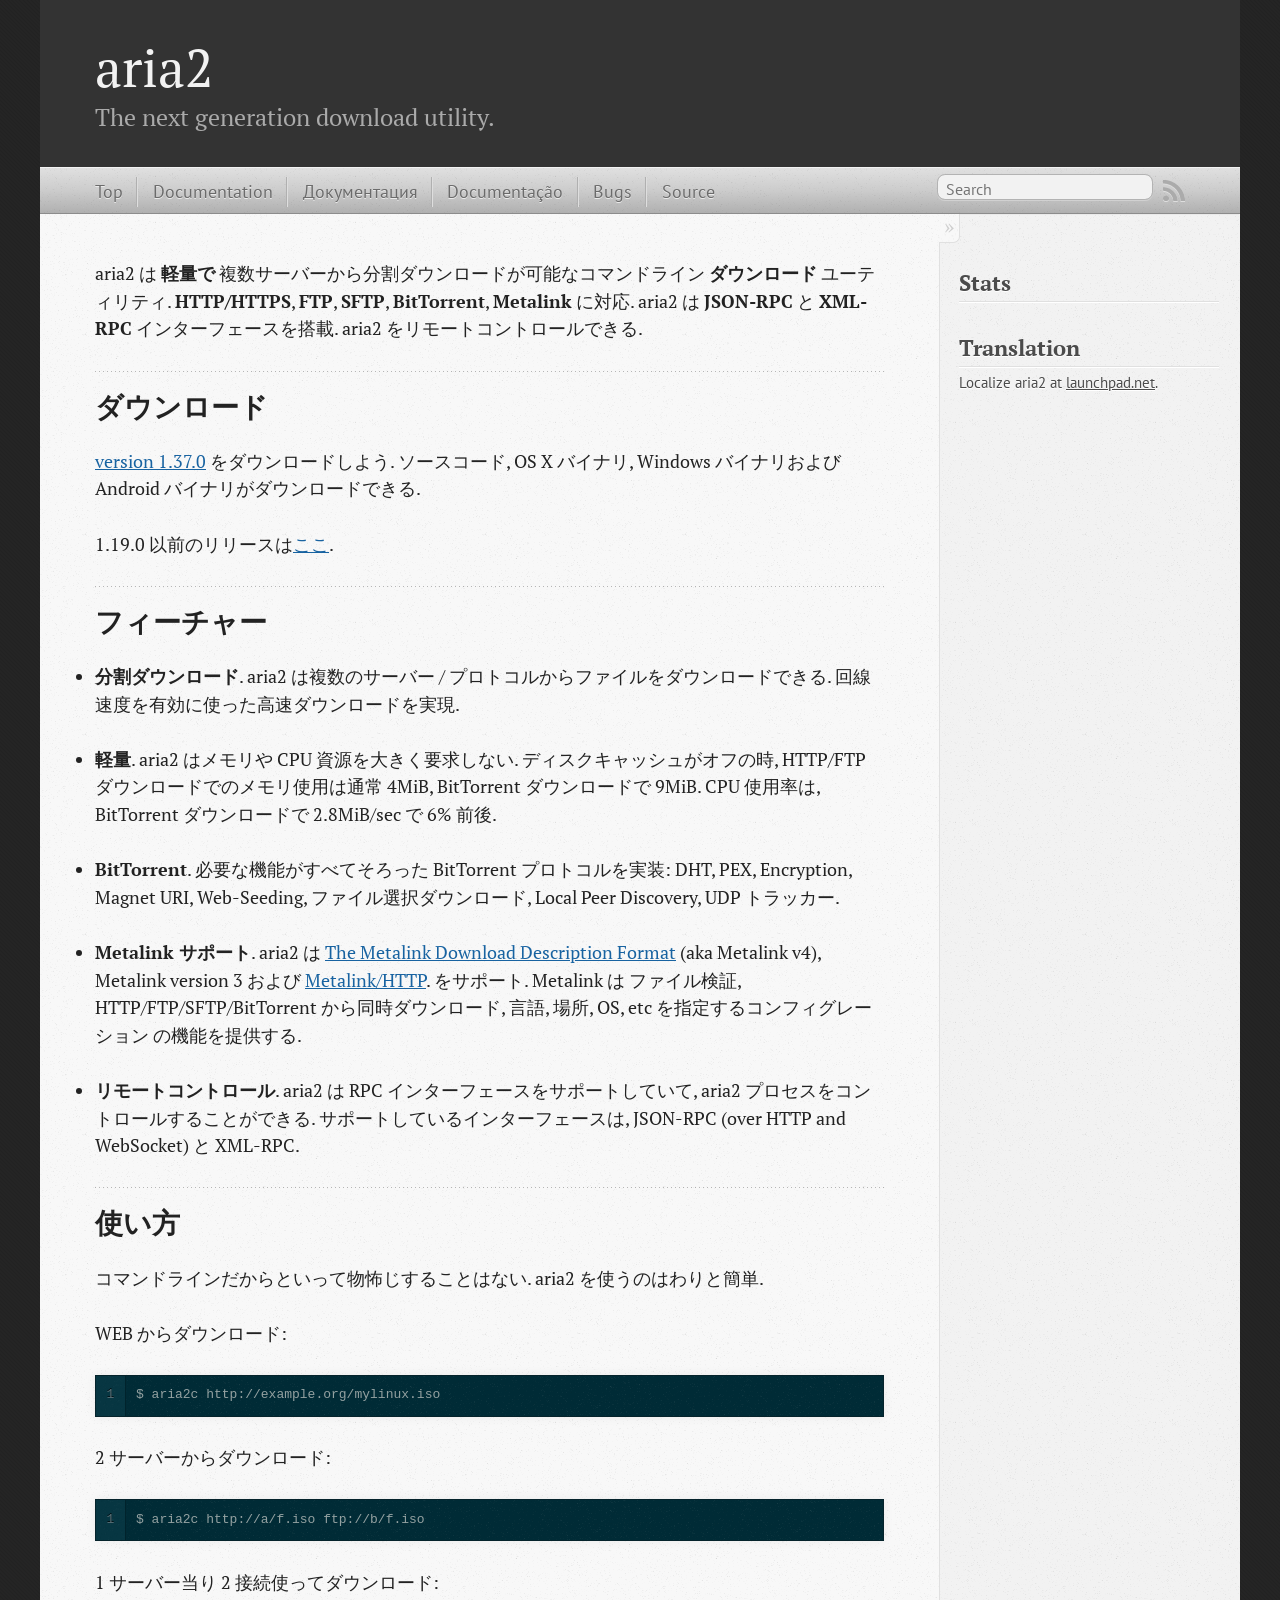
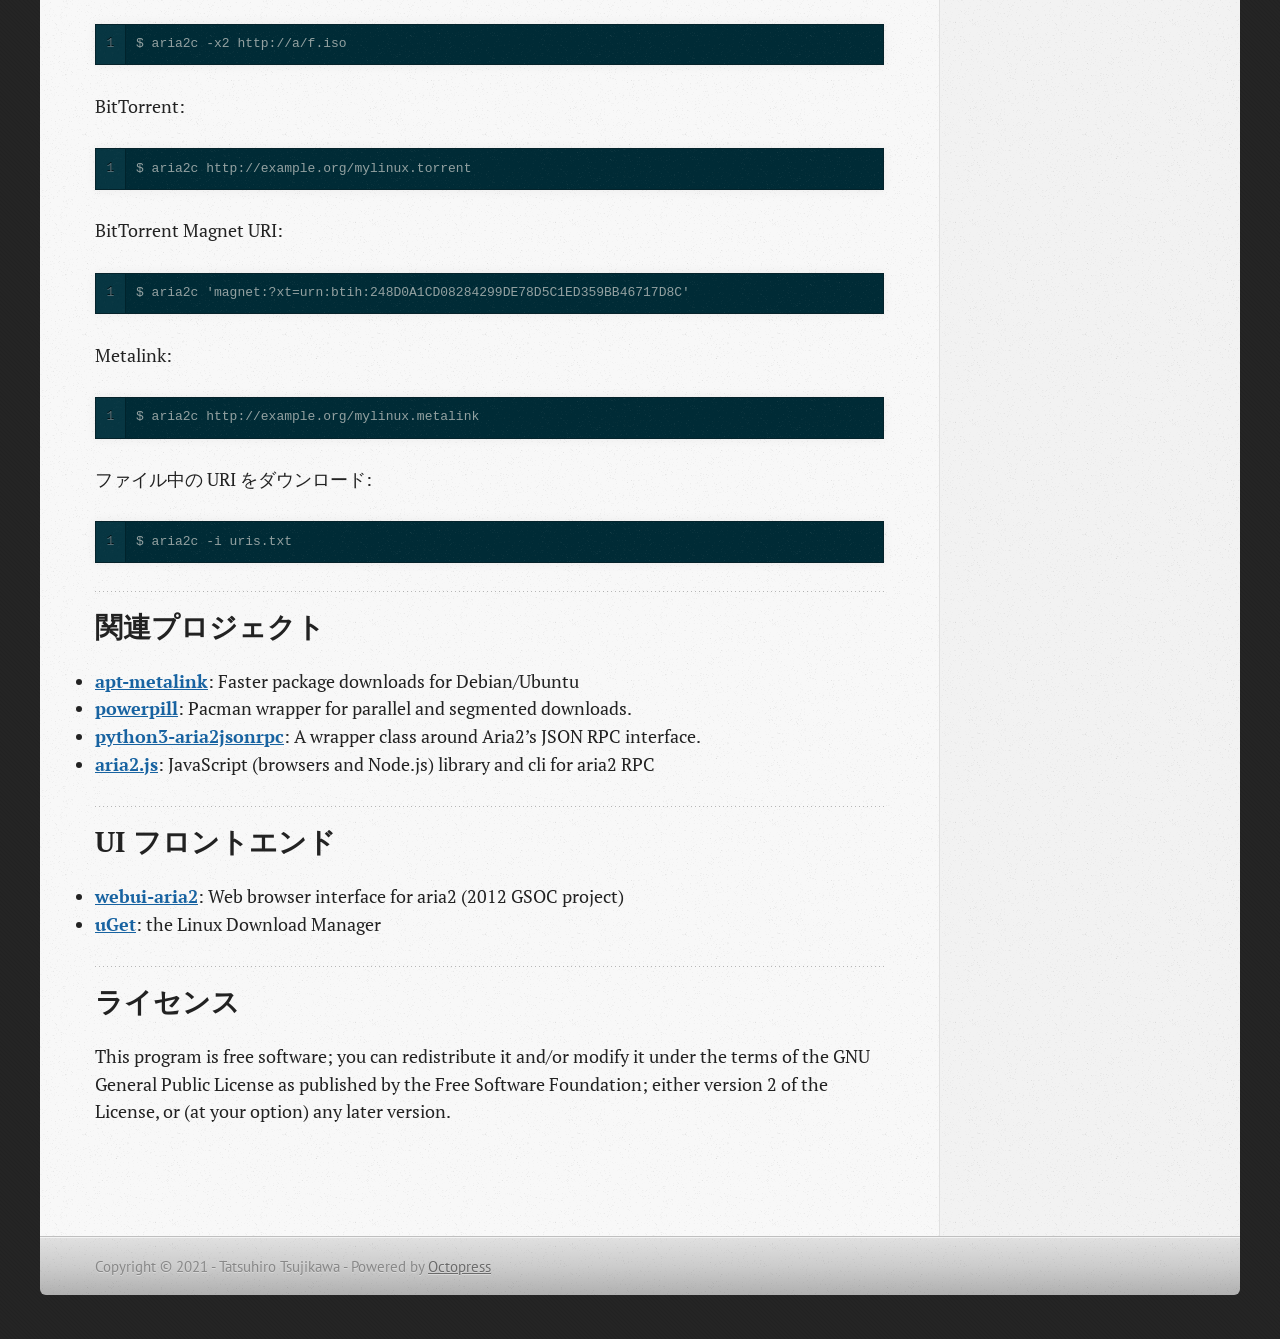
<file: index-ja.html>
<!DOCTYPE html>
<!--[if IEMobile 7 ]><html class="no-js iem7"><![endif]-->
<!--[if lt IE 9]><html class="no-js lte-ie8"><![endif]-->
<!--[if (gt IE 8)|(gt IEMobile 7)|!(IEMobile)|!(IE)]><!--><html class="no-js" lang="en"><!--<![endif]-->
<head>
  <meta charset="utf-8">
  <title>aria2</title>
  <meta name="author" content="Tatsuhiro Tsujikawa">

  
  <meta name="description" content="aria2 は 軽量で 複数サーバーから分割ダウンロードが可能なコマンドライン ダウンロード ユーティリティ. HTTP/HTTPS, FTP, SFTP, BitTorrent, Metalink に対応.
aria2 は JSON-RPC と XML-RPC インターフェースを搭載. &hellip;">
  

  <!-- http://t.co/dKP3o1e -->
  <meta name="HandheldFriendly" content="True">
  <meta name="MobileOptimized" content="320">
  <meta name="viewport" content="width=device-width, initial-scale=1">

  
  <link rel="canonical" href="https://aria2.github.io/index-ja.html">
  <link href="/favicon.png" rel="icon">
  <link href="/stylesheets/screen.css" media="screen, projection" rel="stylesheet" type="text/css">
  <link href="/atom.xml" rel="alternate" title="aria2" type="application/atom+xml">
  <script src="/javascripts/modernizr-2.0.js"></script>
  <script src="//ajax.googleapis.com/ajax/libs/jquery/1.9.1/jquery.min.js"></script>
  <script>!window.jQuery && document.write(unescape('%3Cscript src="/javascripts/libs/jquery.min.js"%3E%3C/script%3E'))</script>
  <script src="/javascripts/octopress.js" type="text/javascript"></script>
  <!--Fonts from Google"s Web font directory at http://google.com/webfonts -->
<link href="//fonts.googleapis.com/css?family=PT+Serif:regular,italic,bold,bolditalic" rel="stylesheet" type="text/css">
<link href="//fonts.googleapis.com/css?family=PT+Sans:regular,italic,bold,bolditalic" rel="stylesheet" type="text/css">

  

</head>

<body   >
  <header role="banner"><hgroup>
  <h1><a href="/">aria2</a></h1>
  
    <h2>The next generation download utility.</h2>
  
</hgroup>

</header>
  <nav role="navigation"><ul class="subscription" data-subscription="rss">
  <li><a href="/atom.xml" rel="subscribe-rss" title="subscribe via RSS">RSS</a></li>
  
</ul>
  
<form action="https://www.google.com/search" method="get">
  <fieldset role="search">
    <input type="hidden" name="sitesearch" value="aria2.github.io">
    <input class="search" type="text" name="q" results="0" placeholder="Search"/>
  </fieldset>
</form>
  
<ul class="main-navigation">
  <li><a href="/">Top</a></li>
  <li><a href="/manual/en/html/index.html">Documentation</a></li>
  <li><a href="/manual/ru/html/index.html">Документация</a></li>
  <li><a href="/manual/pt/html/index.html">Documentação</a></li>
  <li><a href="https://github.com/aria2/aria2/issues">Bugs</a></li>
  <li><a href="https://github.com/aria2/aria2">Source</a></li>
</ul>

</nav>
  <div id="main">
    <div id="content">
      <div>
<article role="article">
  
  <p>aria2 は <strong>軽量で</strong> 複数サーバーから分割ダウンロードが可能なコマンドライン <strong>ダウンロード</strong> ユーティリティ. <strong>HTTP/HTTPS</strong>, <strong>FTP</strong>, <strong>SFTP</strong>, <strong>BitTorrent</strong>, <strong>Metalink</strong> に対応.
aria2 は <strong>JSON-RPC</strong> と <strong>XML-RPC</strong> インターフェースを搭載.
aria2 をリモートコントロールできる.</p>

<h2>ダウンロード</h2>

<p><a href="https://github.com/aria2/aria2/releases/tag/release-1.37.0">version 1.37.0</a> をダウンロードしよう.
ソースコード, OS X バイナリ, Windows バイナリおよび Android バイナリがダウンロードできる.</p>

<p>1.19.0 以前のリリースは<a href="http://sourceforge.net/projects/aria2/files/stable/">ここ</a>.</p>

<h2>フィーチャー</h2>

<ul>
<li><p><strong>分割ダウンロード</strong>.
aria2 は複数のサーバー / プロトコルからファイルをダウンロードできる. 回線速度を有効に使った高速ダウンロードを実現.</p></li>
<li><p><strong>軽量</strong>.
aria2 はメモリや CPU 資源を大きく要求しない. ディスクキャッシュがオフの時, HTTP/FTP ダウンロードでのメモリ使用は通常 4MiB, BitTorrent ダウンロードで 9MiB. CPU 使用率は, BitTorrent ダウンロードで 2.8MiB/sec で 6% 前後.</p></li>
<li><p><strong>BitTorrent</strong>.
必要な機能がすべてそろった BitTorrent プロトコルを実装: DHT, PEX, Encryption, Magnet URI, Web-Seeding, ファイル選択ダウンロード, Local Peer Discovery, UDP トラッカー.</p></li>
<li><p><strong>Metalink サポート</strong>.
aria2 は
<a href="http://tools.ietf.org/html/rfc5854">The Metalink Download Description Format</a>
(aka Metalink v4),
Metalink version 3 および
<a href="http://tools.ietf.org/html/rfc6249">Metalink/HTTP</a>.
をサポート. Metalink は ファイル検証, HTTP/FTP/SFTP/BitTorrent から同時ダウンロード, 言語, 場所, OS, etc を指定するコンフィグレーション の機能を提供する.</p></li>
<li><p><strong>リモートコントロール</strong>.
aria2 は RPC インターフェースをサポートしていて, aria2 プロセスをコントロールすることができる. サポートしているインターフェースは, JSON-RPC (over HTTP and WebSocket) と XML-RPC.</p></li>
</ul>


<h2>使い方</h2>

<p>コマンドラインだからといって物怖じすることはない. aria2 を使うのはわりと簡単.</p>

<p>WEB からダウンロード:</p>

<figure class='code'><div class="highlight"><table><tr><td class="gutter"><pre class="line-numbers"><span class='line-number'>1</span>
</pre></td><td class='code'><pre><code class=''><span class='line'>$ aria2c http://example.org/mylinux.iso</span></code></pre></td></tr></table></div></figure>


<p>2 サーバーからダウンロード:</p>

<figure class='code'><div class="highlight"><table><tr><td class="gutter"><pre class="line-numbers"><span class='line-number'>1</span>
</pre></td><td class='code'><pre><code class=''><span class='line'>$ aria2c http://a/f.iso ftp://b/f.iso</span></code></pre></td></tr></table></div></figure>


<p>1 サーバー当り 2 接続使ってダウンロード:</p>

<figure class='code'><div class="highlight"><table><tr><td class="gutter"><pre class="line-numbers"><span class='line-number'>1</span>
</pre></td><td class='code'><pre><code class=''><span class='line'>$ aria2c -x2 http://a/f.iso</span></code></pre></td></tr></table></div></figure>


<p>BitTorrent:</p>

<figure class='code'><div class="highlight"><table><tr><td class="gutter"><pre class="line-numbers"><span class='line-number'>1</span>
</pre></td><td class='code'><pre><code class=''><span class='line'>$ aria2c http://example.org/mylinux.torrent</span></code></pre></td></tr></table></div></figure>


<p>BitTorrent Magnet URI:</p>

<figure class='code'><div class="highlight"><table><tr><td class="gutter"><pre class="line-numbers"><span class='line-number'>1</span>
</pre></td><td class='code'><pre><code class=''><span class='line'>$ aria2c 'magnet:?xt=urn:btih:248D0A1CD08284299DE78D5C1ED359BB46717D8C'</span></code></pre></td></tr></table></div></figure>


<p>Metalink:</p>

<figure class='code'><div class="highlight"><table><tr><td class="gutter"><pre class="line-numbers"><span class='line-number'>1</span>
</pre></td><td class='code'><pre><code class=''><span class='line'>$ aria2c http://example.org/mylinux.metalink</span></code></pre></td></tr></table></div></figure>


<p>ファイル中の URI をダウンロード:</p>

<figure class='code'><div class="highlight"><table><tr><td class="gutter"><pre class="line-numbers"><span class='line-number'>1</span>
</pre></td><td class='code'><pre><code class=''><span class='line'>$ aria2c -i uris.txt</span></code></pre></td></tr></table></div></figure>


<h2>関連プロジェクト</h2>

<ul>
<li><a href="https://github.com/tatsuhiro-t/apt-metalink"><strong>apt-metalink</strong></a>: Faster package downloads for Debian/Ubuntu</li>
<li><a href="http://xyne.archlinux.ca/projects/powerpill/"><strong>powerpill</strong></a>: Pacman wrapper for parallel and segmented downloads.</li>
<li><a href="http://xyne.archlinux.ca/projects/python3-aria2jsonrpc/"><strong>python3-aria2jsonrpc</strong></a>: A wrapper class around Aria2&rsquo;s JSON RPC interface.</li>
<li><a href="https://github.com/sonnyp/aria2.js"><strong>aria2.js</strong></a>: JavaScript (browsers and Node.js) library and cli for aria2 RPC</li>
</ul>


<h2>UI フロントエンド</h2>

<ul>
<li><a href="https://github.com/ziahamza/webui-aria2"><strong>webui-aria2</strong></a>: Web browser interface for aria2 (2012 GSOC project)</li>
<li><a href="http://uget.visuex.com/"><strong>uGet</strong></a>: the Linux Download Manager</li>
</ul>


<h2>ライセンス</h2>

<p>This program is free software; you can redistribute it and/or modify
it under the terms of the GNU General Public License as published by
the Free Software Foundation; either version 2 of the License, or (at
your option) any later version.</p>

  
    <footer>
      
      
    </footer>
  
</article>

</div>

<aside class="sidebar">
  
    <section>
  <h1>Stats</h1>
  <script type="text/javascript" src="https://www.openhub.net/p/aria2/widgets/project_partner_badge?format=js"></script>
  <script type="text/javascript" src="https://www.openhub.net/p/aria2/widgets/project_users?format=js&style=blue"></script>
</section>

<section>
  <h1>Translation</h1>
  <p>Localize aria2 at <a href="https://translations.launchpad.net/aria2/trunk/+pots/aria2">launchpad.net</a>.
</section>



  
</aside>


    </div>
  </div>
  <footer role="contentinfo"><p>
  Copyright &copy; 2021 - Tatsuhiro Tsujikawa -
  <span class="credit">Powered by <a href="http://octopress.org">Octopress</a></span>
</p>

</footer>
  







  <script type="text/javascript">
    (function(){
      var twitterWidgets = document.createElement('script');
      twitterWidgets.type = 'text/javascript';
      twitterWidgets.async = true;
      twitterWidgets.src = '//platform.twitter.com/widgets.js';
      document.getElementsByTagName('head')[0].appendChild(twitterWidgets);
    })();
  </script>





</body>
</html>
</file>
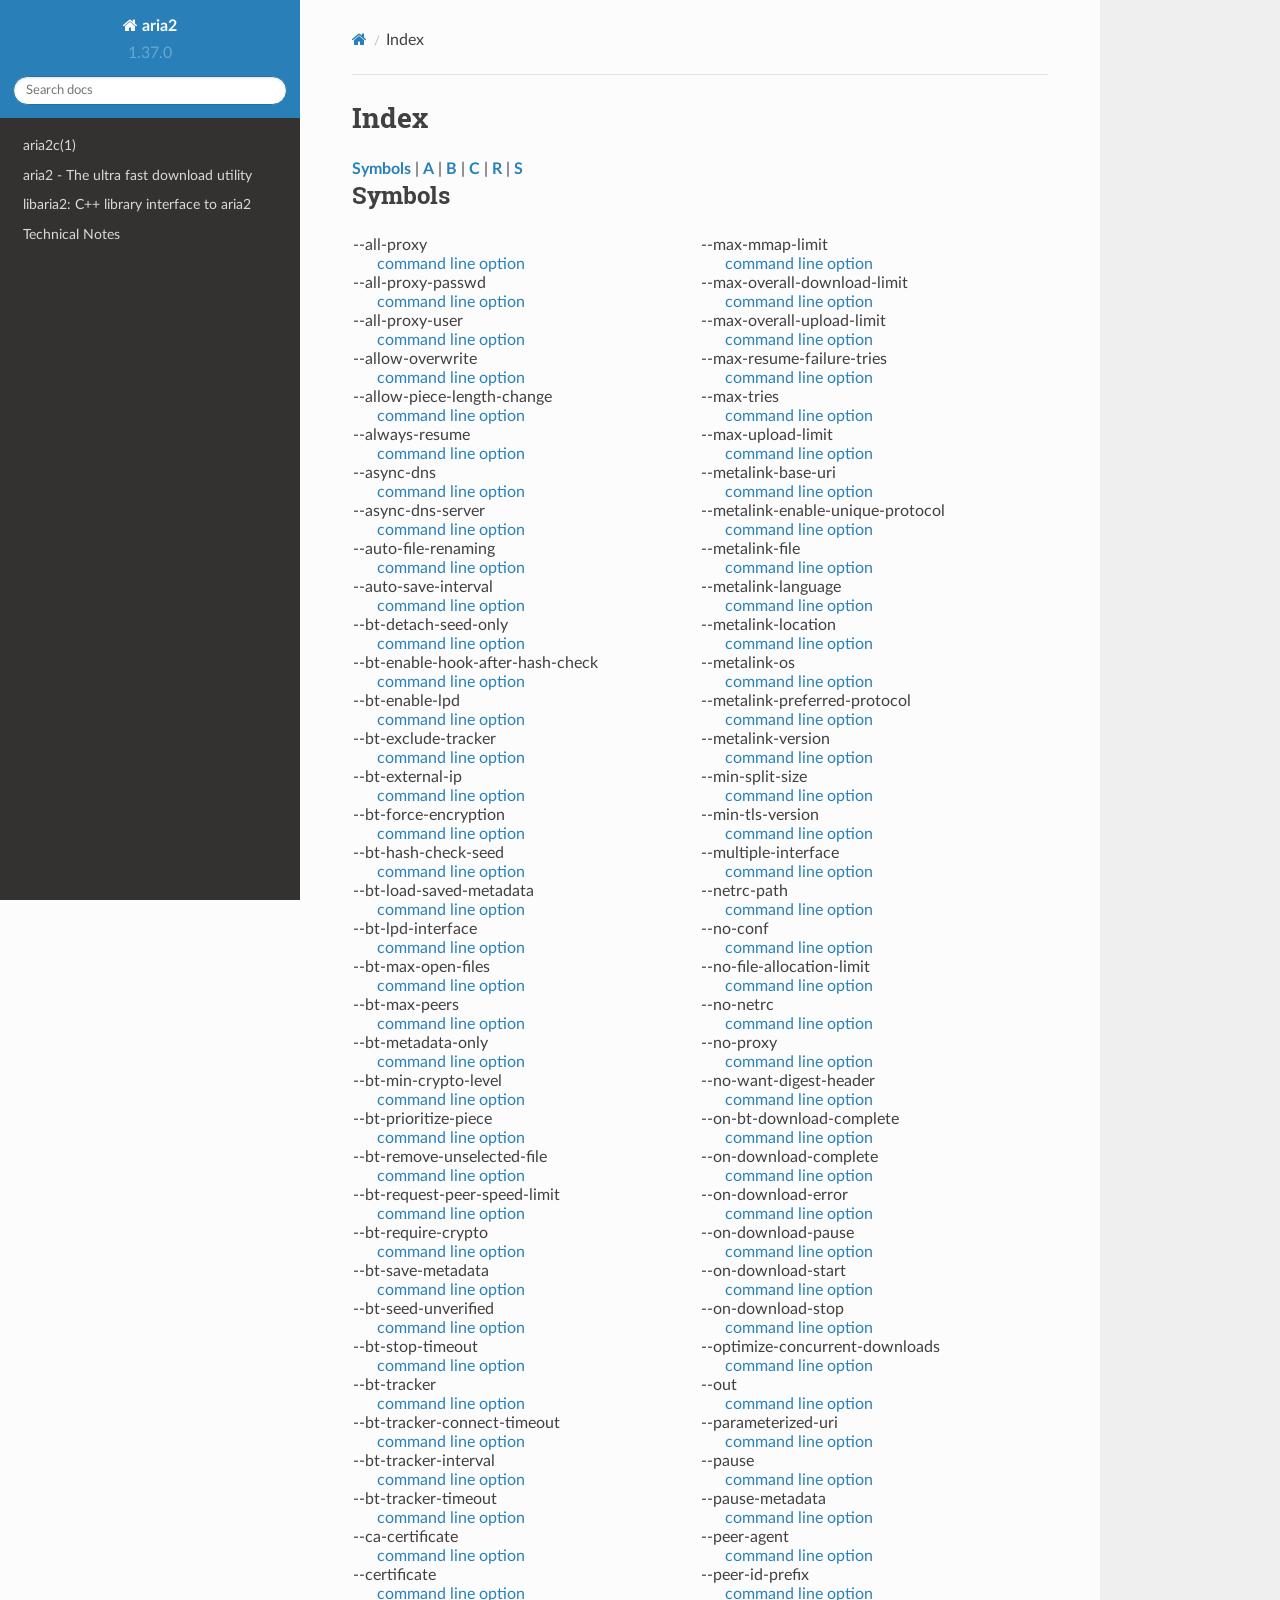
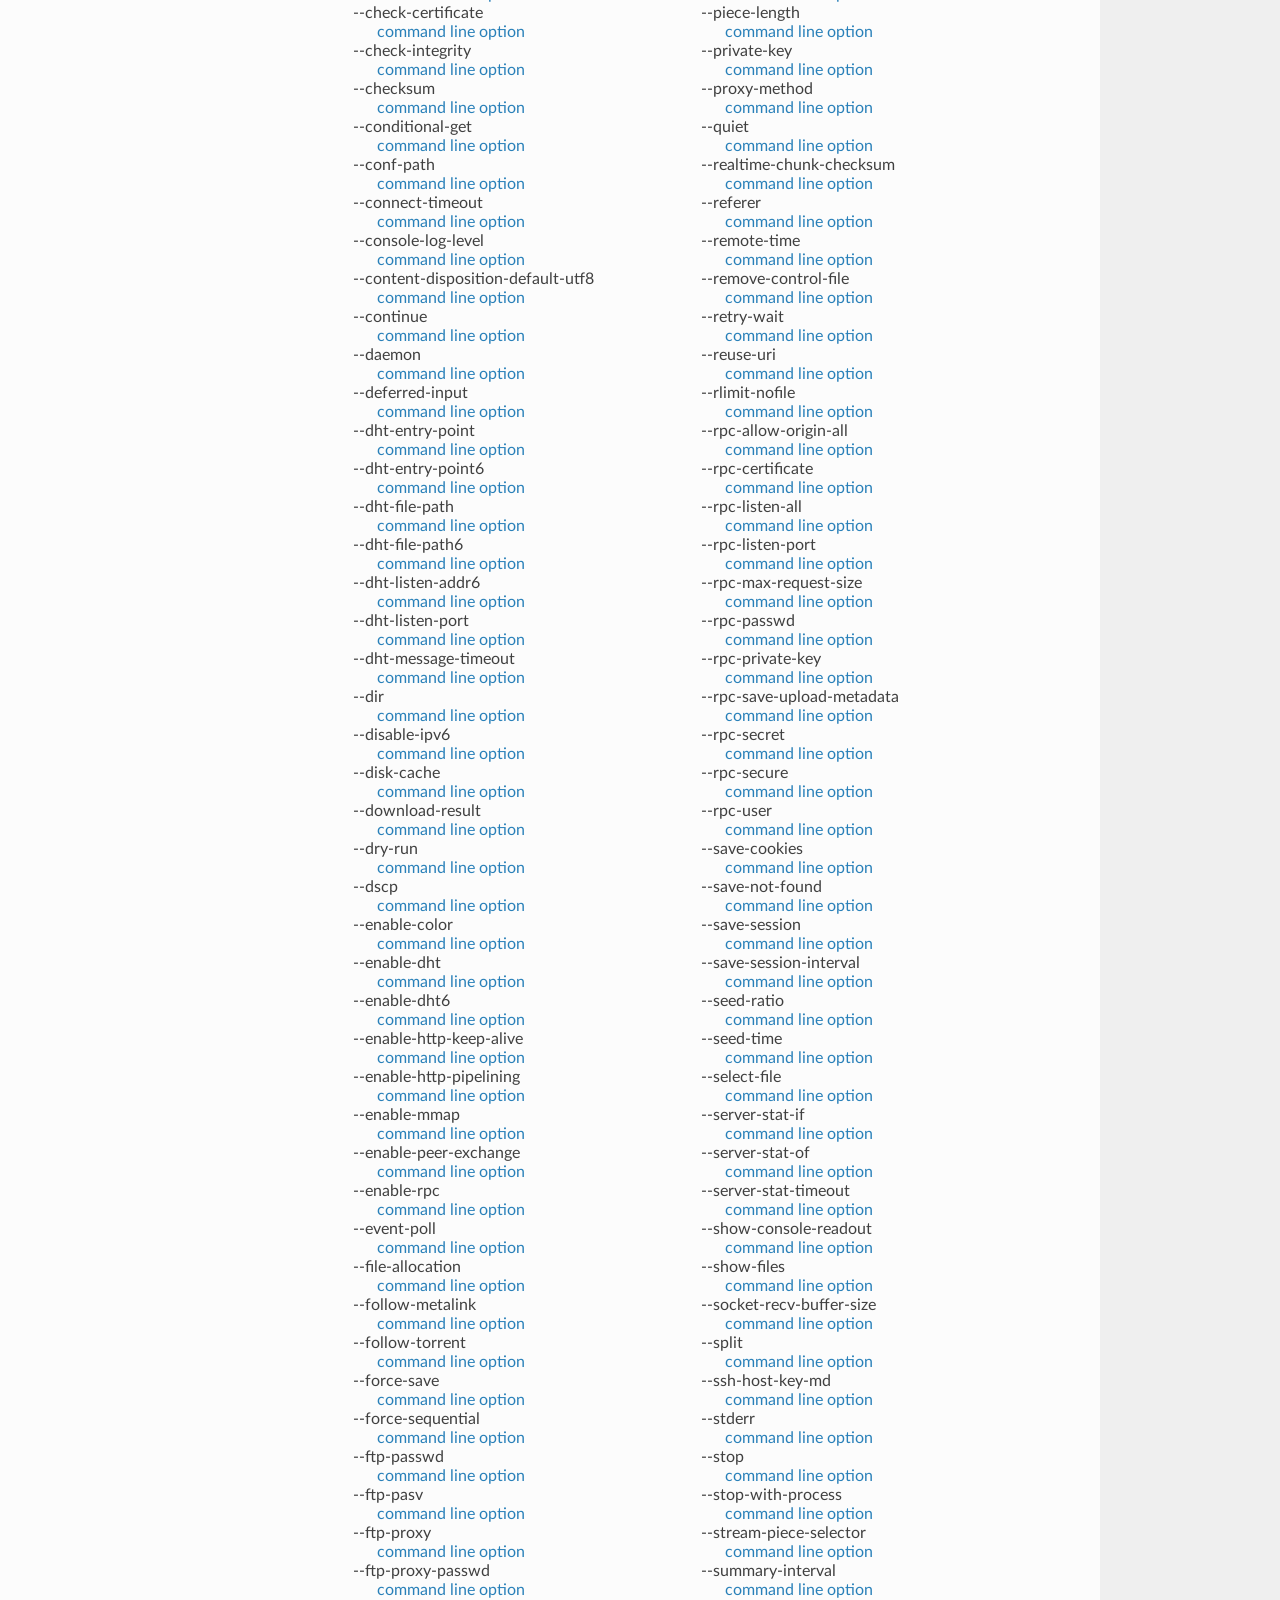
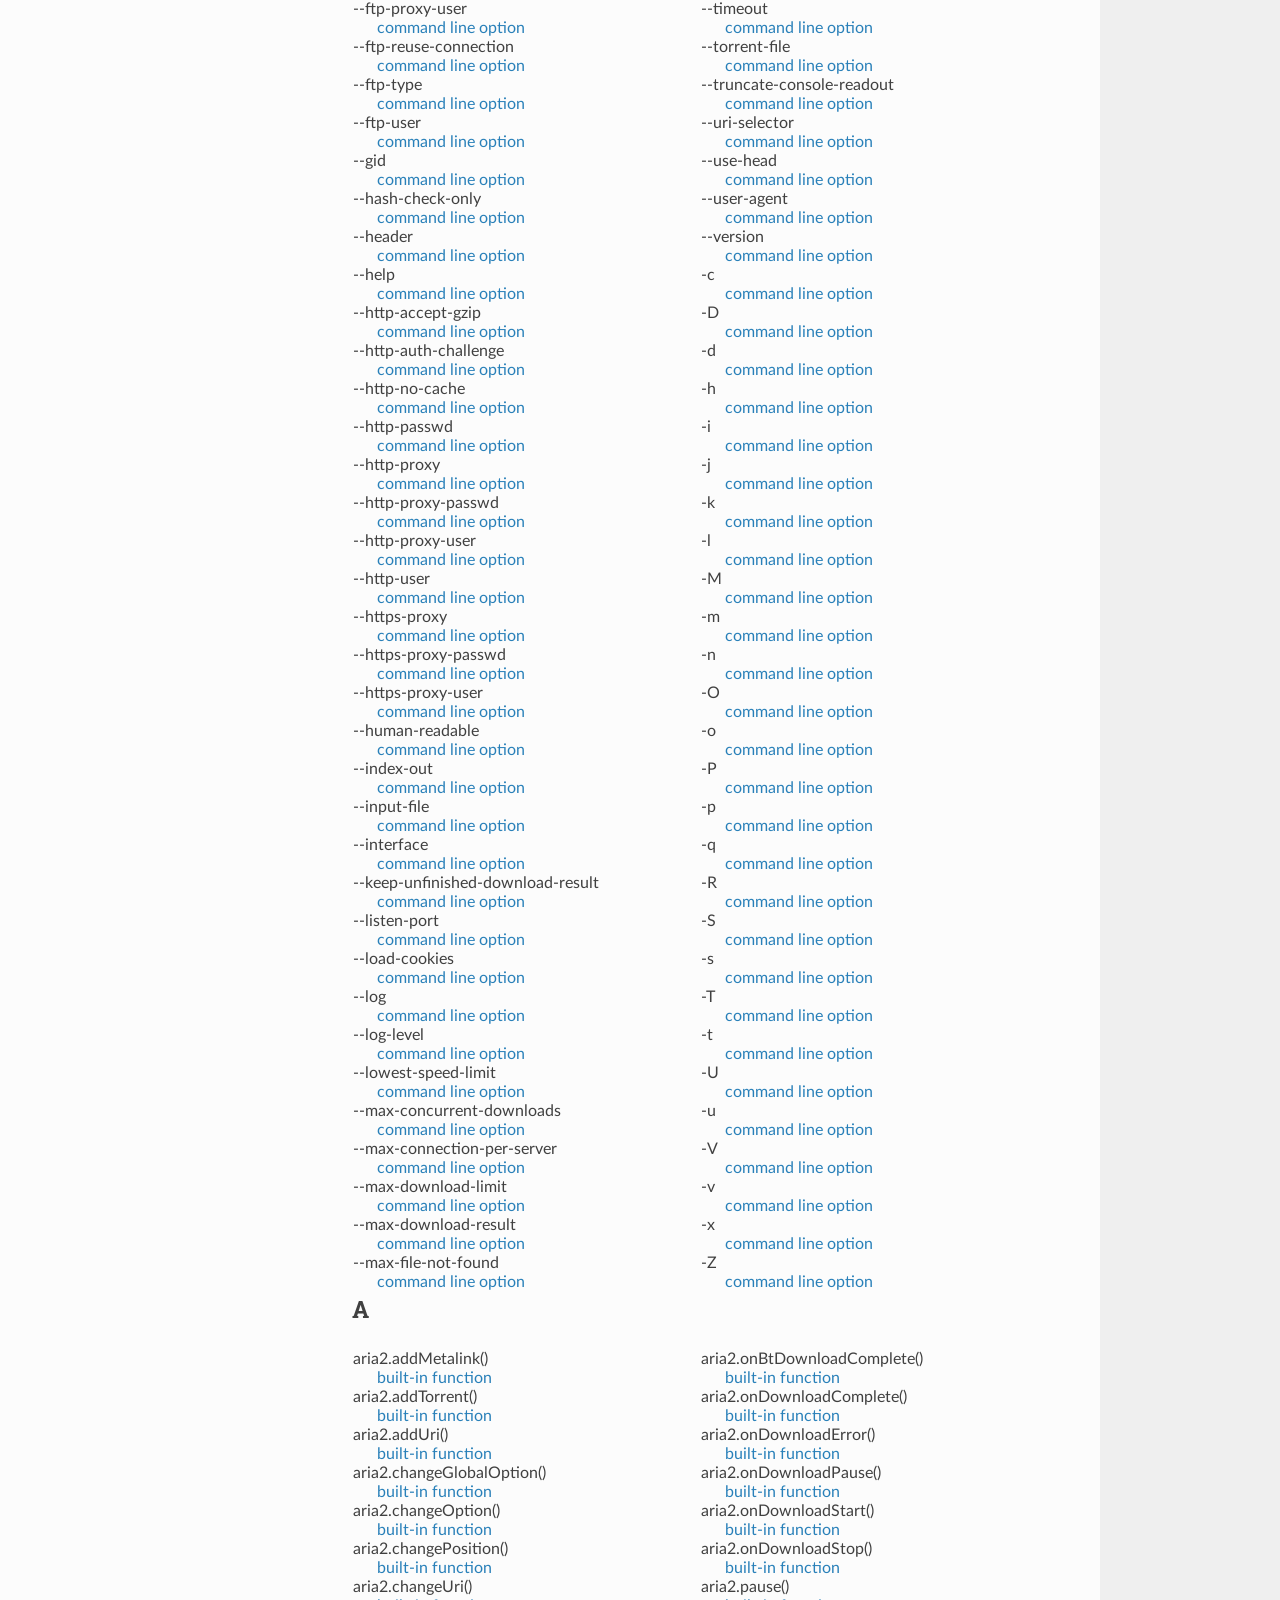
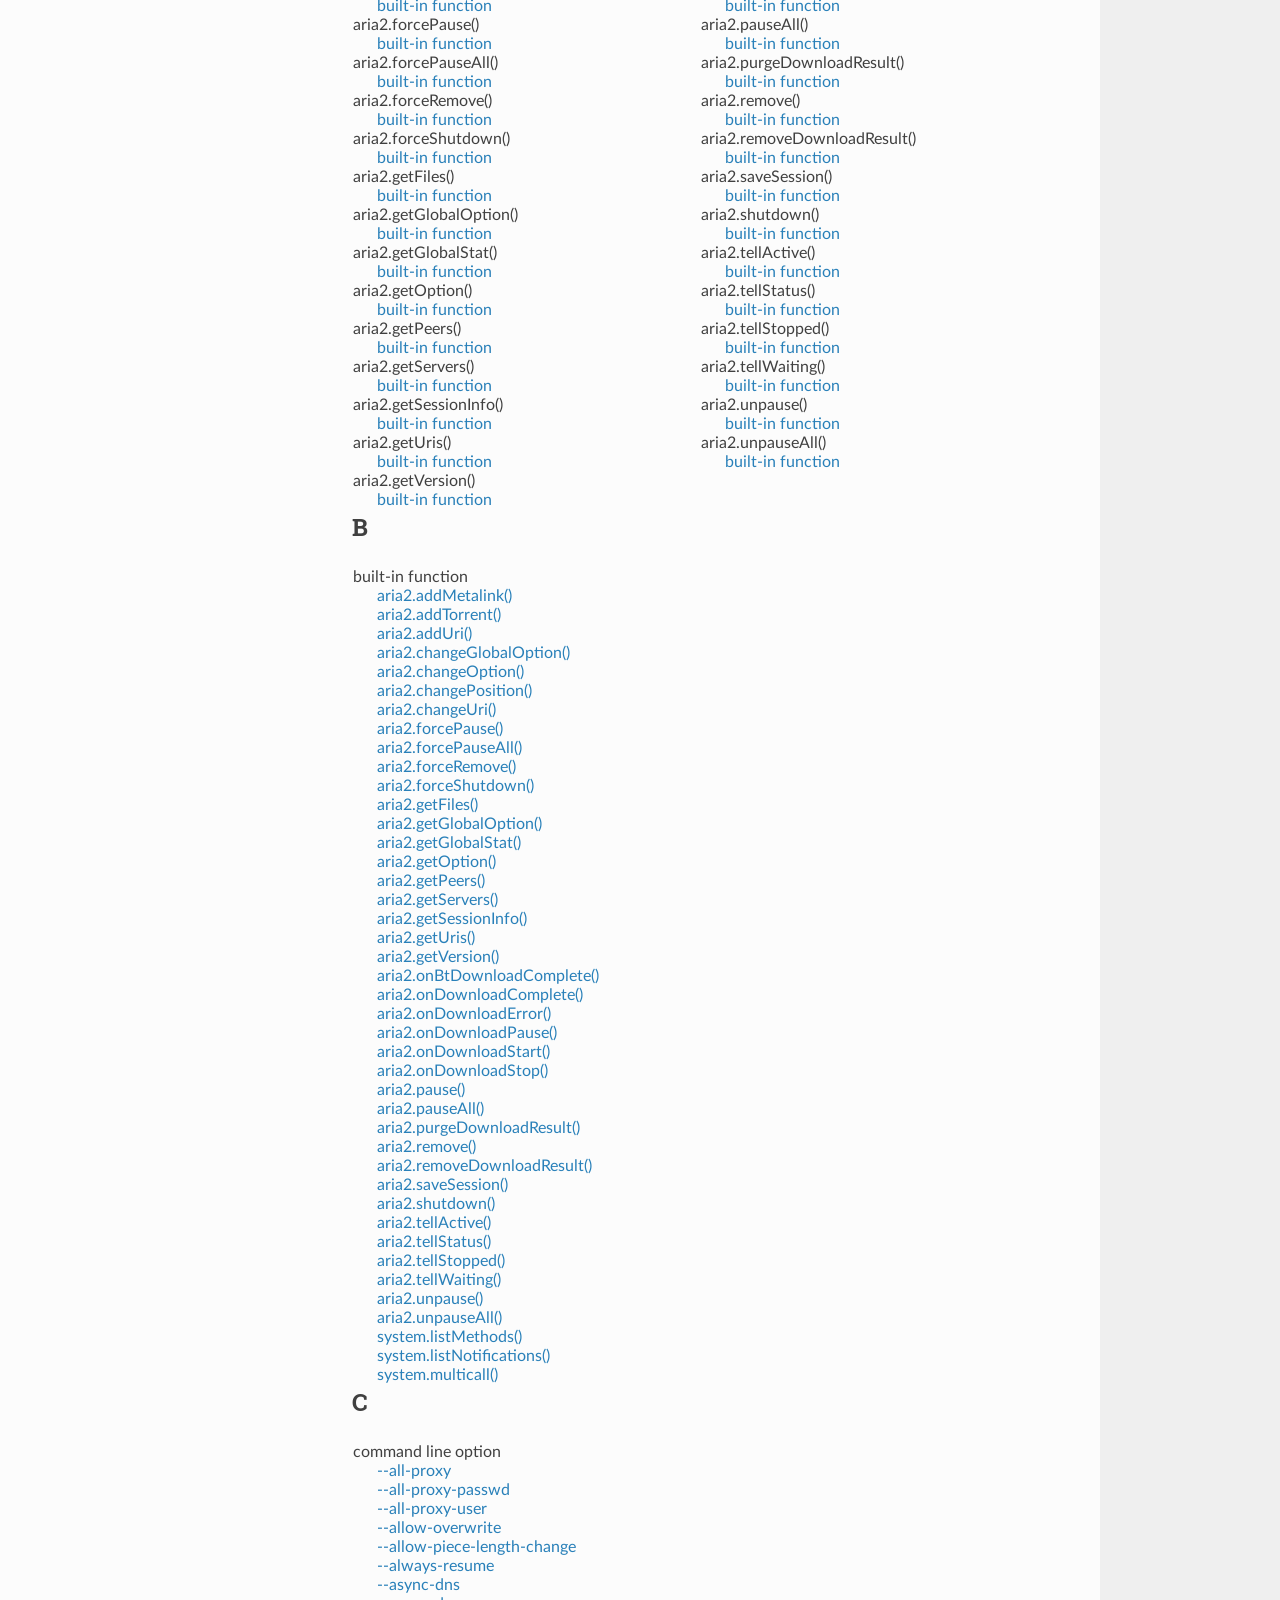
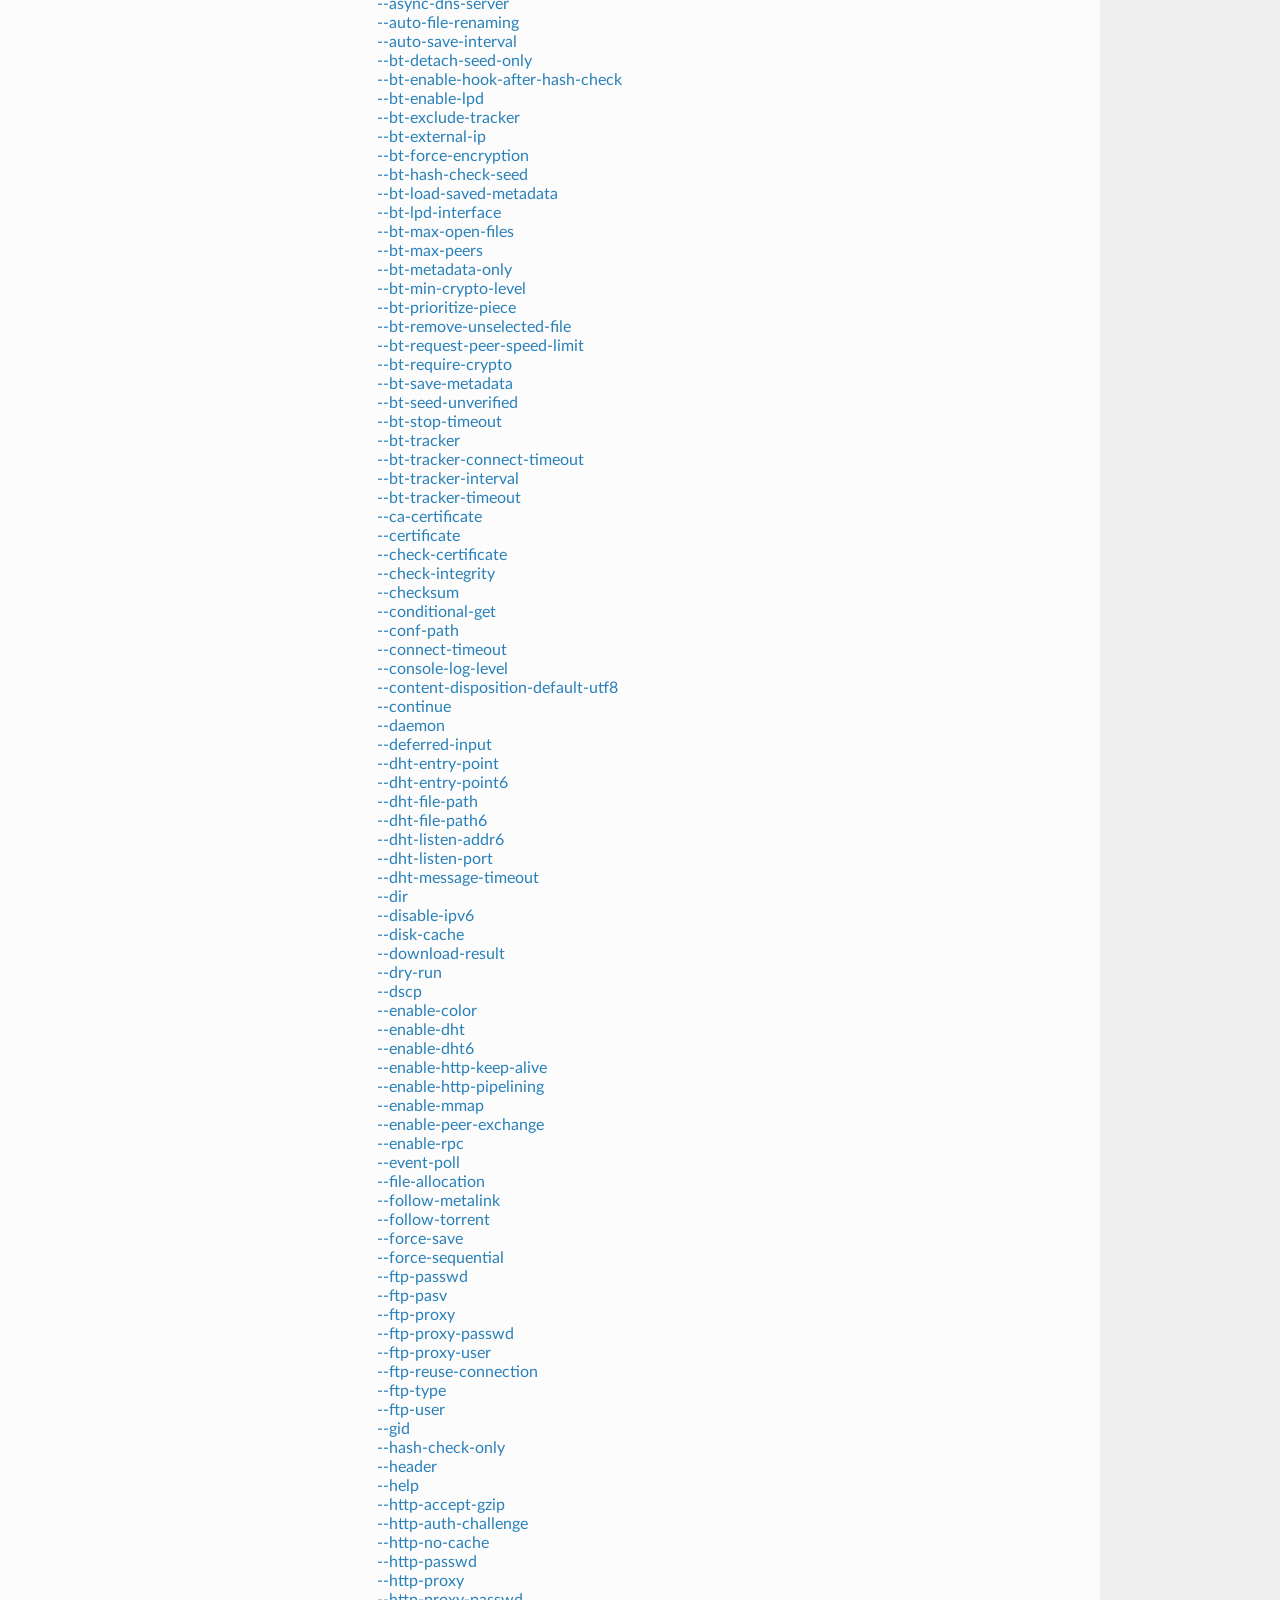
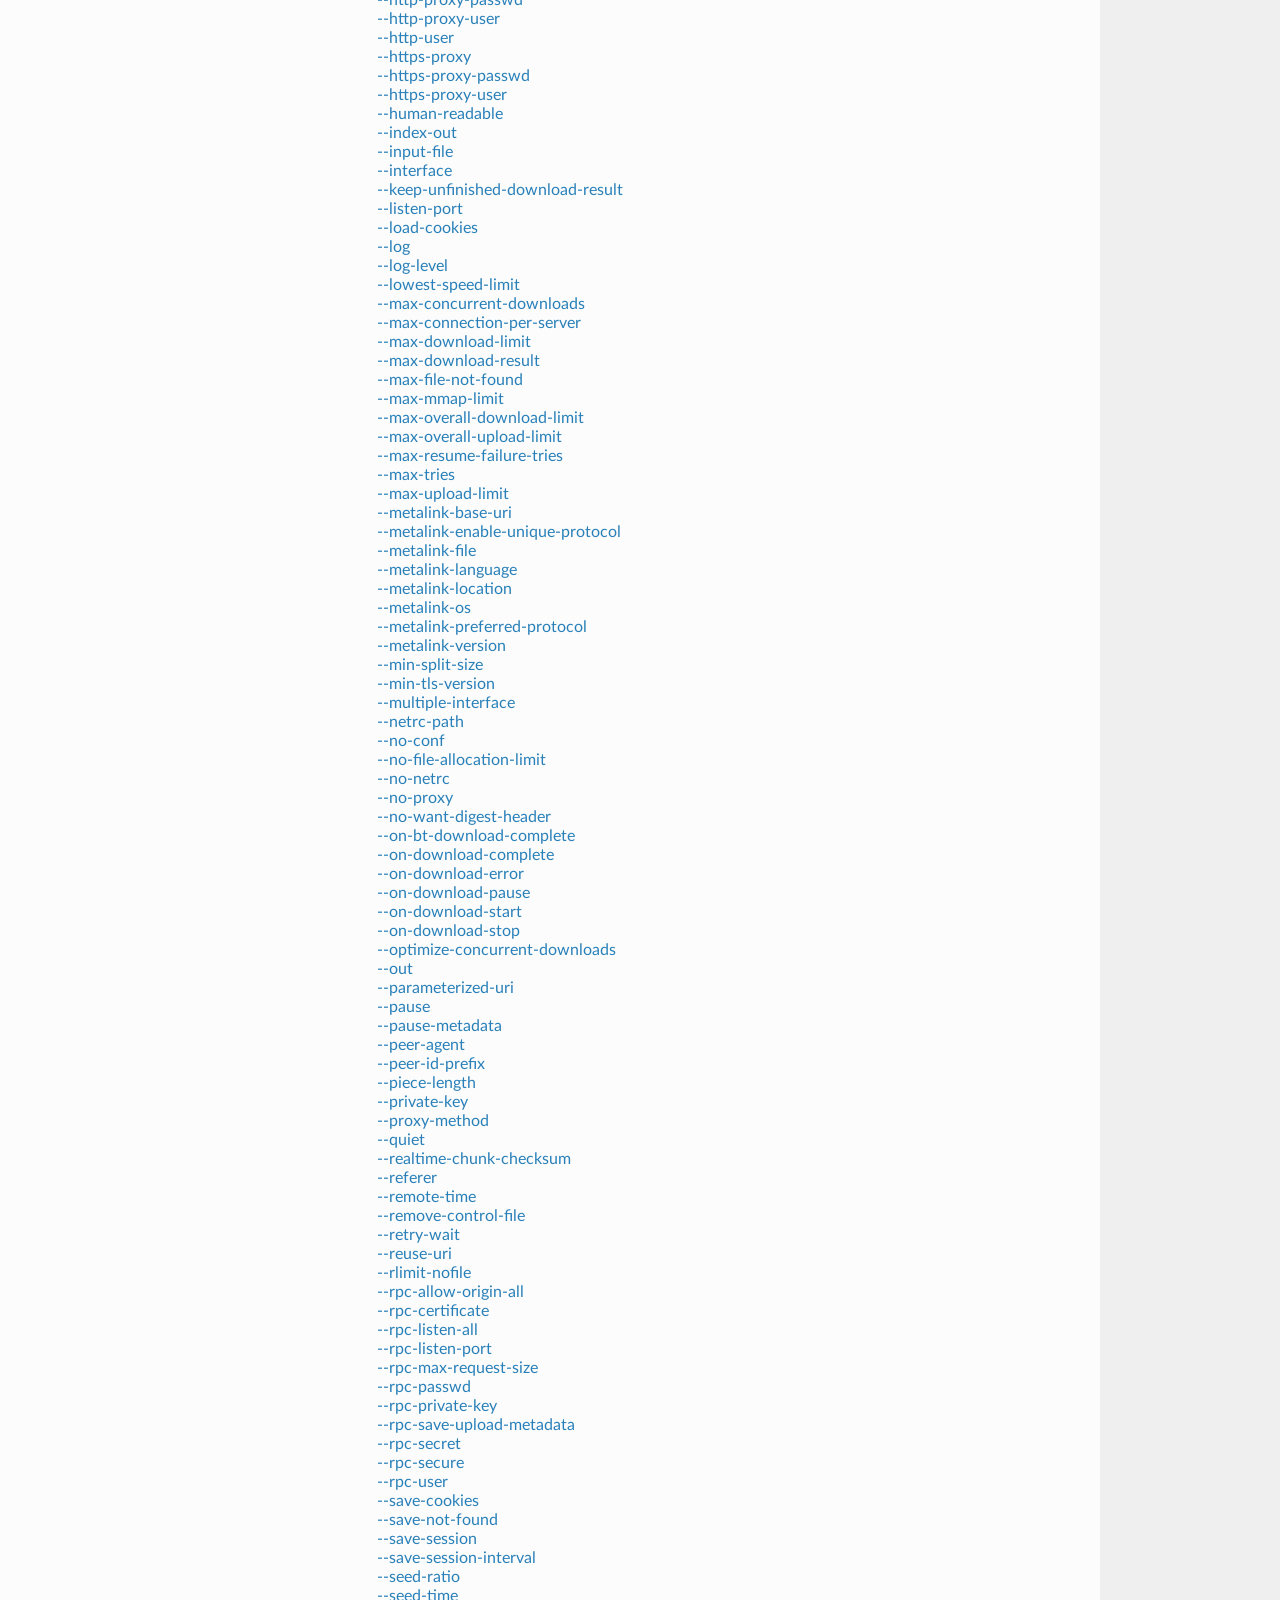
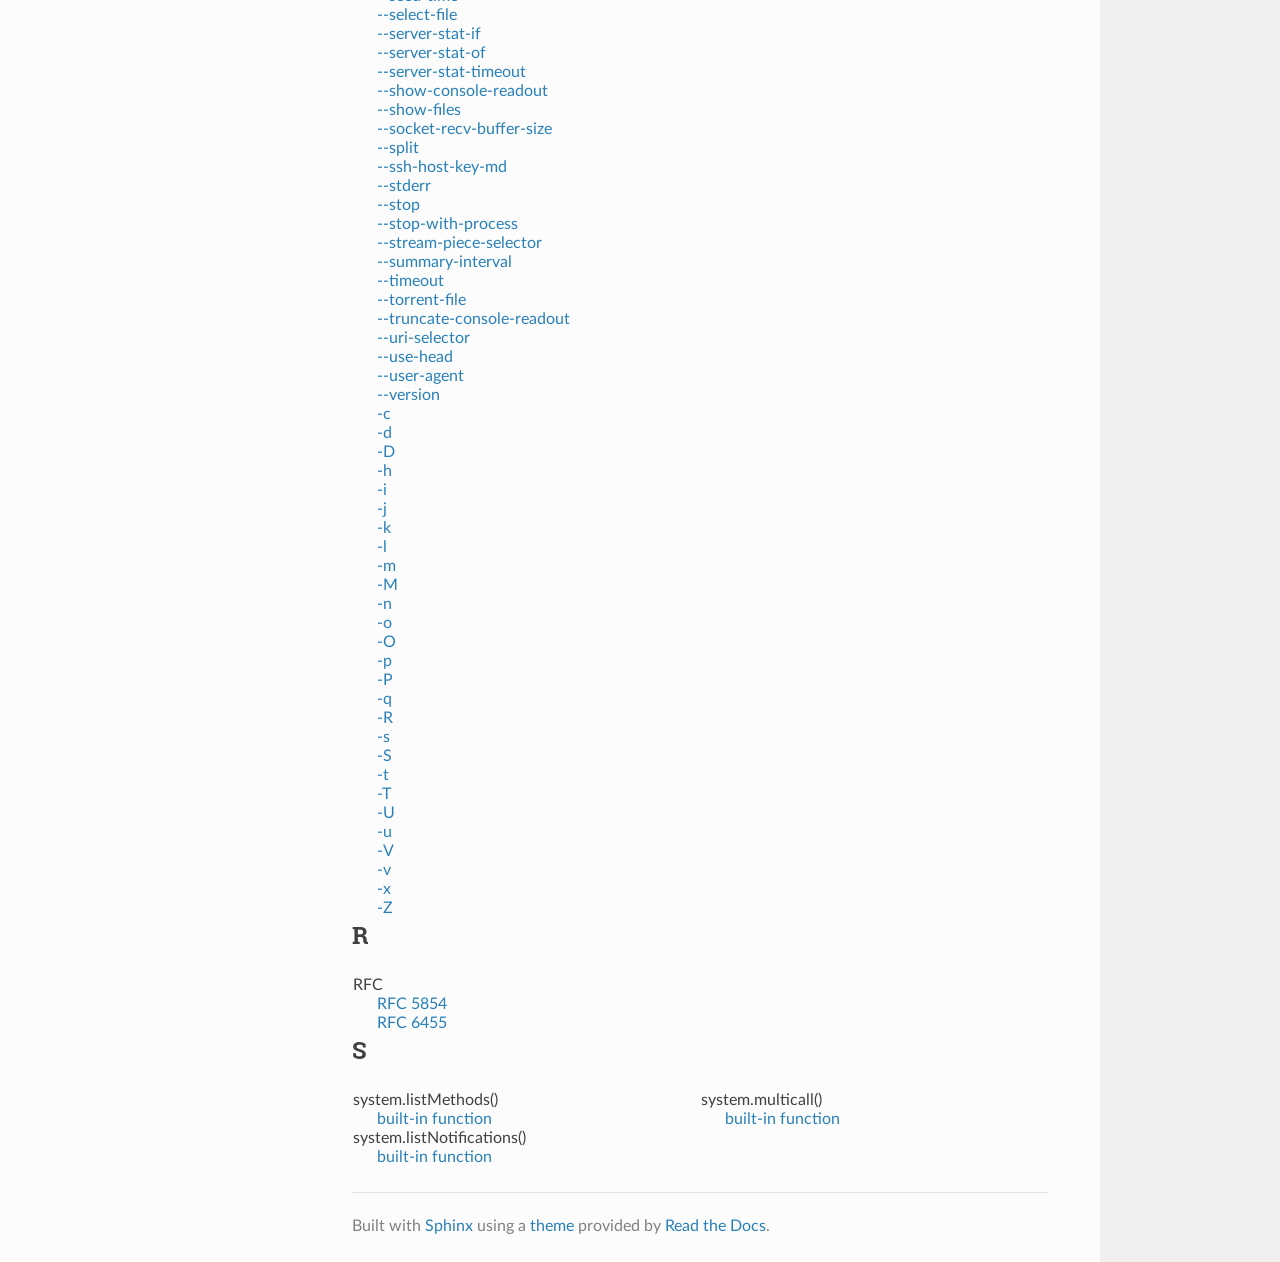
<file: manual/en/html/genindex.html>
<!DOCTYPE html>
<html class="writer-html5" lang="en">
<head>
  <meta charset="utf-8" />
  <meta name="viewport" content="width=device-width, initial-scale=1.0" />
  <title>Index &mdash; aria2 1.37.0 documentation</title>
      <link rel="stylesheet" type="text/css" href="_static/pygments.css" />
      <link rel="stylesheet" type="text/css" href="_static/css/theme.css" />

  
  <!--[if lt IE 9]>
    <script src="_static/js/html5shiv.min.js"></script>
  <![endif]-->
  
        <script data-url_root="./" id="documentation_options" src="_static/documentation_options.js"></script>
        <script src="_static/jquery.js"></script>
        <script src="_static/underscore.js"></script>
        <script src="_static/_sphinx_javascript_frameworks_compat.js"></script>
        <script src="_static/doctools.js"></script>
        <script src="_static/sphinx_highlight.js"></script>
    <script src="_static/js/theme.js"></script>
    <link rel="index" title="Index" href="#" />
    <link rel="search" title="Search" href="search.html" /> 
</head>

<body class="wy-body-for-nav"> 
  <div class="wy-grid-for-nav">
    <nav data-toggle="wy-nav-shift" class="wy-nav-side">
      <div class="wy-side-scroll">
        <div class="wy-side-nav-search" >

          
          
          <a href="index.html" class="icon icon-home">
            aria2
          </a>
              <div class="version">
                1.37.0
              </div>
<div role="search">
  <form id="rtd-search-form" class="wy-form" action="search.html" method="get">
    <input type="text" name="q" placeholder="Search docs" aria-label="Search docs" />
    <input type="hidden" name="check_keywords" value="yes" />
    <input type="hidden" name="area" value="default" />
  </form>
</div>
        </div><div class="wy-menu wy-menu-vertical" data-spy="affix" role="navigation" aria-label="Navigation menu">
              <ul>
<li class="toctree-l1"><a class="reference internal" href="aria2c.html">aria2c(1)</a></li>
<li class="toctree-l1"><a class="reference internal" href="README.html">aria2 - The ultra fast download utility</a></li>
<li class="toctree-l1"><a class="reference internal" href="libaria2.html">libaria2: C++ library interface to aria2</a></li>
<li class="toctree-l1"><a class="reference internal" href="technical-notes.html">Technical Notes</a></li>
</ul>

        </div>
      </div>
    </nav>

    <section data-toggle="wy-nav-shift" class="wy-nav-content-wrap"><nav class="wy-nav-top" aria-label="Mobile navigation menu" >
          <i data-toggle="wy-nav-top" class="fa fa-bars"></i>
          <a href="index.html">aria2</a>
      </nav>

      <div class="wy-nav-content">
        <div class="rst-content">
          <div role="navigation" aria-label="Page navigation">
  <ul class="wy-breadcrumbs">
      <li><a href="index.html" class="icon icon-home" aria-label="Home"></a></li>
      <li class="breadcrumb-item active">Index</li>
      <li class="wy-breadcrumbs-aside">
      </li>
  </ul>
  <hr/>
</div>
          <div role="main" class="document" itemscope="itemscope" itemtype="http://schema.org/Article">
           <div itemprop="articleBody">
             

<h1 id="index">Index</h1>

<div class="genindex-jumpbox">
 <a href="#Symbols"><strong>Symbols</strong></a>
 | <a href="#A"><strong>A</strong></a>
 | <a href="#B"><strong>B</strong></a>
 | <a href="#C"><strong>C</strong></a>
 | <a href="#R"><strong>R</strong></a>
 | <a href="#S"><strong>S</strong></a>
 
</div>
<h2 id="Symbols">Symbols</h2>
<table style="width: 100%" class="indextable genindextable"><tr>
  <td style="width: 33%; vertical-align: top;"><ul>
      <li>
    --all-proxy

      <ul>
        <li><a href="aria2c.html#cmdoption-all-proxy">command line option</a>
</li>
      </ul></li>
      <li>
    --all-proxy-passwd

      <ul>
        <li><a href="aria2c.html#cmdoption-all-proxy-passwd">command line option</a>
</li>
      </ul></li>
      <li>
    --all-proxy-user

      <ul>
        <li><a href="aria2c.html#cmdoption-all-proxy-user">command line option</a>
</li>
      </ul></li>
      <li>
    --allow-overwrite

      <ul>
        <li><a href="aria2c.html#cmdoption-allow-overwrite">command line option</a>
</li>
      </ul></li>
      <li>
    --allow-piece-length-change

      <ul>
        <li><a href="aria2c.html#cmdoption-allow-piece-length-change">command line option</a>
</li>
      </ul></li>
      <li>
    --always-resume

      <ul>
        <li><a href="aria2c.html#cmdoption-always-resume">command line option</a>
</li>
      </ul></li>
      <li>
    --async-dns

      <ul>
        <li><a href="aria2c.html#cmdoption-async-dns">command line option</a>
</li>
      </ul></li>
      <li>
    --async-dns-server

      <ul>
        <li><a href="aria2c.html#cmdoption-async-dns-server">command line option</a>
</li>
      </ul></li>
      <li>
    --auto-file-renaming

      <ul>
        <li><a href="aria2c.html#cmdoption-auto-file-renaming">command line option</a>
</li>
      </ul></li>
      <li>
    --auto-save-interval

      <ul>
        <li><a href="aria2c.html#cmdoption-auto-save-interval">command line option</a>
</li>
      </ul></li>
      <li>
    --bt-detach-seed-only

      <ul>
        <li><a href="aria2c.html#cmdoption-bt-detach-seed-only">command line option</a>
</li>
      </ul></li>
      <li>
    --bt-enable-hook-after-hash-check

      <ul>
        <li><a href="aria2c.html#cmdoption-bt-enable-hook-after-hash-check">command line option</a>
</li>
      </ul></li>
      <li>
    --bt-enable-lpd

      <ul>
        <li><a href="aria2c.html#cmdoption-bt-enable-lpd">command line option</a>
</li>
      </ul></li>
      <li>
    --bt-exclude-tracker

      <ul>
        <li><a href="aria2c.html#cmdoption-bt-exclude-tracker">command line option</a>
</li>
      </ul></li>
      <li>
    --bt-external-ip

      <ul>
        <li><a href="aria2c.html#cmdoption-bt-external-ip">command line option</a>
</li>
      </ul></li>
      <li>
    --bt-force-encryption

      <ul>
        <li><a href="aria2c.html#cmdoption-bt-force-encryption">command line option</a>
</li>
      </ul></li>
      <li>
    --bt-hash-check-seed

      <ul>
        <li><a href="aria2c.html#cmdoption-bt-hash-check-seed">command line option</a>
</li>
      </ul></li>
      <li>
    --bt-load-saved-metadata

      <ul>
        <li><a href="aria2c.html#cmdoption-bt-load-saved-metadata">command line option</a>
</li>
      </ul></li>
      <li>
    --bt-lpd-interface

      <ul>
        <li><a href="aria2c.html#cmdoption-bt-lpd-interface">command line option</a>
</li>
      </ul></li>
      <li>
    --bt-max-open-files

      <ul>
        <li><a href="aria2c.html#cmdoption-bt-max-open-files">command line option</a>
</li>
      </ul></li>
      <li>
    --bt-max-peers

      <ul>
        <li><a href="aria2c.html#cmdoption-bt-max-peers">command line option</a>
</li>
      </ul></li>
      <li>
    --bt-metadata-only

      <ul>
        <li><a href="aria2c.html#cmdoption-bt-metadata-only">command line option</a>
</li>
      </ul></li>
      <li>
    --bt-min-crypto-level

      <ul>
        <li><a href="aria2c.html#cmdoption-bt-min-crypto-level">command line option</a>
</li>
      </ul></li>
      <li>
    --bt-prioritize-piece

      <ul>
        <li><a href="aria2c.html#cmdoption-bt-prioritize-piece">command line option</a>
</li>
      </ul></li>
      <li>
    --bt-remove-unselected-file

      <ul>
        <li><a href="aria2c.html#cmdoption-bt-remove-unselected-file">command line option</a>
</li>
      </ul></li>
      <li>
    --bt-request-peer-speed-limit

      <ul>
        <li><a href="aria2c.html#cmdoption-bt-request-peer-speed-limit">command line option</a>
</li>
      </ul></li>
      <li>
    --bt-require-crypto

      <ul>
        <li><a href="aria2c.html#cmdoption-bt-require-crypto">command line option</a>
</li>
      </ul></li>
      <li>
    --bt-save-metadata

      <ul>
        <li><a href="aria2c.html#cmdoption-bt-save-metadata">command line option</a>
</li>
      </ul></li>
      <li>
    --bt-seed-unverified

      <ul>
        <li><a href="aria2c.html#cmdoption-bt-seed-unverified">command line option</a>
</li>
      </ul></li>
      <li>
    --bt-stop-timeout

      <ul>
        <li><a href="aria2c.html#cmdoption-bt-stop-timeout">command line option</a>
</li>
      </ul></li>
      <li>
    --bt-tracker

      <ul>
        <li><a href="aria2c.html#cmdoption-bt-tracker">command line option</a>
</li>
      </ul></li>
      <li>
    --bt-tracker-connect-timeout

      <ul>
        <li><a href="aria2c.html#cmdoption-bt-tracker-connect-timeout">command line option</a>
</li>
      </ul></li>
      <li>
    --bt-tracker-interval

      <ul>
        <li><a href="aria2c.html#cmdoption-bt-tracker-interval">command line option</a>
</li>
      </ul></li>
      <li>
    --bt-tracker-timeout

      <ul>
        <li><a href="aria2c.html#cmdoption-bt-tracker-timeout">command line option</a>
</li>
      </ul></li>
      <li>
    --ca-certificate

      <ul>
        <li><a href="aria2c.html#cmdoption-ca-certificate">command line option</a>
</li>
      </ul></li>
      <li>
    --certificate

      <ul>
        <li><a href="aria2c.html#cmdoption-certificate">command line option</a>
</li>
      </ul></li>
      <li>
    --check-certificate

      <ul>
        <li><a href="aria2c.html#cmdoption-check-certificate">command line option</a>
</li>
      </ul></li>
      <li>
    --check-integrity

      <ul>
        <li><a href="aria2c.html#cmdoption-V">command line option</a>
</li>
      </ul></li>
      <li>
    --checksum

      <ul>
        <li><a href="aria2c.html#cmdoption-checksum">command line option</a>
</li>
      </ul></li>
      <li>
    --conditional-get

      <ul>
        <li><a href="aria2c.html#cmdoption-conditional-get">command line option</a>
</li>
      </ul></li>
      <li>
    --conf-path

      <ul>
        <li><a href="aria2c.html#cmdoption-conf-path">command line option</a>
</li>
      </ul></li>
      <li>
    --connect-timeout

      <ul>
        <li><a href="aria2c.html#cmdoption-connect-timeout">command line option</a>
</li>
      </ul></li>
      <li>
    --console-log-level

      <ul>
        <li><a href="aria2c.html#cmdoption-console-log-level">command line option</a>
</li>
      </ul></li>
      <li>
    --content-disposition-default-utf8

      <ul>
        <li><a href="aria2c.html#cmdoption-content-disposition-default-utf8">command line option</a>
</li>
      </ul></li>
      <li>
    --continue

      <ul>
        <li><a href="aria2c.html#cmdoption-c">command line option</a>
</li>
      </ul></li>
      <li>
    --daemon

      <ul>
        <li><a href="aria2c.html#cmdoption-D">command line option</a>
</li>
      </ul></li>
      <li>
    --deferred-input

      <ul>
        <li><a href="aria2c.html#cmdoption-deferred-input">command line option</a>
</li>
      </ul></li>
      <li>
    --dht-entry-point

      <ul>
        <li><a href="aria2c.html#cmdoption-dht-entry-point">command line option</a>
</li>
      </ul></li>
      <li>
    --dht-entry-point6

      <ul>
        <li><a href="aria2c.html#cmdoption-dht-entry-point6">command line option</a>
</li>
      </ul></li>
      <li>
    --dht-file-path

      <ul>
        <li><a href="aria2c.html#cmdoption-dht-file-path">command line option</a>
</li>
      </ul></li>
      <li>
    --dht-file-path6

      <ul>
        <li><a href="aria2c.html#cmdoption-dht-file-path6">command line option</a>
</li>
      </ul></li>
      <li>
    --dht-listen-addr6

      <ul>
        <li><a href="aria2c.html#cmdoption-dht-listen-addr6">command line option</a>
</li>
      </ul></li>
      <li>
    --dht-listen-port

      <ul>
        <li><a href="aria2c.html#cmdoption-dht-listen-port">command line option</a>
</li>
      </ul></li>
      <li>
    --dht-message-timeout

      <ul>
        <li><a href="aria2c.html#cmdoption-dht-message-timeout">command line option</a>
</li>
      </ul></li>
      <li>
    --dir

      <ul>
        <li><a href="aria2c.html#cmdoption-d">command line option</a>
</li>
      </ul></li>
      <li>
    --disable-ipv6

      <ul>
        <li><a href="aria2c.html#cmdoption-disable-ipv6">command line option</a>
</li>
      </ul></li>
      <li>
    --disk-cache

      <ul>
        <li><a href="aria2c.html#cmdoption-disk-cache">command line option</a>
</li>
      </ul></li>
      <li>
    --download-result

      <ul>
        <li><a href="aria2c.html#cmdoption-download-result">command line option</a>
</li>
      </ul></li>
      <li>
    --dry-run

      <ul>
        <li><a href="aria2c.html#cmdoption-dry-run">command line option</a>
</li>
      </ul></li>
      <li>
    --dscp

      <ul>
        <li><a href="aria2c.html#cmdoption-dscp">command line option</a>
</li>
      </ul></li>
      <li>
    --enable-color

      <ul>
        <li><a href="aria2c.html#cmdoption-enable-color">command line option</a>
</li>
      </ul></li>
      <li>
    --enable-dht

      <ul>
        <li><a href="aria2c.html#cmdoption-enable-dht">command line option</a>
</li>
      </ul></li>
      <li>
    --enable-dht6

      <ul>
        <li><a href="aria2c.html#cmdoption-enable-dht6">command line option</a>
</li>
      </ul></li>
      <li>
    --enable-http-keep-alive

      <ul>
        <li><a href="aria2c.html#cmdoption-enable-http-keep-alive">command line option</a>
</li>
      </ul></li>
      <li>
    --enable-http-pipelining

      <ul>
        <li><a href="aria2c.html#cmdoption-enable-http-pipelining">command line option</a>
</li>
      </ul></li>
      <li>
    --enable-mmap

      <ul>
        <li><a href="aria2c.html#cmdoption-enable-mmap">command line option</a>
</li>
      </ul></li>
      <li>
    --enable-peer-exchange

      <ul>
        <li><a href="aria2c.html#cmdoption-enable-peer-exchange">command line option</a>
</li>
      </ul></li>
      <li>
    --enable-rpc

      <ul>
        <li><a href="aria2c.html#cmdoption-enable-rpc">command line option</a>
</li>
      </ul></li>
      <li>
    --event-poll

      <ul>
        <li><a href="aria2c.html#cmdoption-event-poll">command line option</a>
</li>
      </ul></li>
      <li>
    --file-allocation

      <ul>
        <li><a href="aria2c.html#cmdoption-file-allocation">command line option</a>
</li>
      </ul></li>
      <li>
    --follow-metalink

      <ul>
        <li><a href="aria2c.html#cmdoption-follow-metalink">command line option</a>
</li>
      </ul></li>
      <li>
    --follow-torrent

      <ul>
        <li><a href="aria2c.html#cmdoption-follow-torrent">command line option</a>
</li>
      </ul></li>
      <li>
    --force-save

      <ul>
        <li><a href="aria2c.html#cmdoption-force-save">command line option</a>
</li>
      </ul></li>
      <li>
    --force-sequential

      <ul>
        <li><a href="aria2c.html#cmdoption-Z">command line option</a>
</li>
      </ul></li>
      <li>
    --ftp-passwd

      <ul>
        <li><a href="aria2c.html#cmdoption-ftp-passwd">command line option</a>
</li>
      </ul></li>
      <li>
    --ftp-pasv

      <ul>
        <li><a href="aria2c.html#cmdoption-p">command line option</a>
</li>
      </ul></li>
      <li>
    --ftp-proxy

      <ul>
        <li><a href="aria2c.html#cmdoption-ftp-proxy">command line option</a>
</li>
      </ul></li>
      <li>
    --ftp-proxy-passwd

      <ul>
        <li><a href="aria2c.html#cmdoption-ftp-proxy-passwd">command line option</a>
</li>
      </ul></li>
      <li>
    --ftp-proxy-user

      <ul>
        <li><a href="aria2c.html#cmdoption-ftp-proxy-user">command line option</a>
</li>
      </ul></li>
      <li>
    --ftp-reuse-connection

      <ul>
        <li><a href="aria2c.html#cmdoption-ftp-reuse-connection">command line option</a>
</li>
      </ul></li>
      <li>
    --ftp-type

      <ul>
        <li><a href="aria2c.html#cmdoption-ftp-type">command line option</a>
</li>
      </ul></li>
      <li>
    --ftp-user

      <ul>
        <li><a href="aria2c.html#cmdoption-ftp-user">command line option</a>
</li>
      </ul></li>
      <li>
    --gid

      <ul>
        <li><a href="aria2c.html#cmdoption-gid">command line option</a>
</li>
      </ul></li>
      <li>
    --hash-check-only

      <ul>
        <li><a href="aria2c.html#cmdoption-hash-check-only">command line option</a>
</li>
      </ul></li>
      <li>
    --header

      <ul>
        <li><a href="aria2c.html#cmdoption-header">command line option</a>
</li>
      </ul></li>
      <li>
    --help

      <ul>
        <li><a href="aria2c.html#cmdoption-h">command line option</a>
</li>
      </ul></li>
      <li>
    --http-accept-gzip

      <ul>
        <li><a href="aria2c.html#cmdoption-http-accept-gzip">command line option</a>
</li>
      </ul></li>
      <li>
    --http-auth-challenge

      <ul>
        <li><a href="aria2c.html#cmdoption-http-auth-challenge">command line option</a>
</li>
      </ul></li>
      <li>
    --http-no-cache

      <ul>
        <li><a href="aria2c.html#cmdoption-http-no-cache">command line option</a>
</li>
      </ul></li>
      <li>
    --http-passwd

      <ul>
        <li><a href="aria2c.html#cmdoption-http-passwd">command line option</a>
</li>
      </ul></li>
      <li>
    --http-proxy

      <ul>
        <li><a href="aria2c.html#cmdoption-http-proxy">command line option</a>
</li>
      </ul></li>
      <li>
    --http-proxy-passwd

      <ul>
        <li><a href="aria2c.html#cmdoption-http-proxy-passwd">command line option</a>
</li>
      </ul></li>
      <li>
    --http-proxy-user

      <ul>
        <li><a href="aria2c.html#cmdoption-http-proxy-user">command line option</a>
</li>
      </ul></li>
      <li>
    --http-user

      <ul>
        <li><a href="aria2c.html#cmdoption-http-user">command line option</a>
</li>
      </ul></li>
      <li>
    --https-proxy

      <ul>
        <li><a href="aria2c.html#cmdoption-https-proxy">command line option</a>
</li>
      </ul></li>
      <li>
    --https-proxy-passwd

      <ul>
        <li><a href="aria2c.html#cmdoption-https-proxy-passwd">command line option</a>
</li>
      </ul></li>
      <li>
    --https-proxy-user

      <ul>
        <li><a href="aria2c.html#cmdoption-https-proxy-user">command line option</a>
</li>
      </ul></li>
      <li>
    --human-readable

      <ul>
        <li><a href="aria2c.html#cmdoption-human-readable">command line option</a>
</li>
      </ul></li>
      <li>
    --index-out

      <ul>
        <li><a href="aria2c.html#cmdoption-O">command line option</a>
</li>
      </ul></li>
      <li>
    --input-file

      <ul>
        <li><a href="aria2c.html#cmdoption-i">command line option</a>
</li>
      </ul></li>
      <li>
    --interface

      <ul>
        <li><a href="aria2c.html#cmdoption-interface">command line option</a>
</li>
      </ul></li>
      <li>
    --keep-unfinished-download-result

      <ul>
        <li><a href="aria2c.html#cmdoption-keep-unfinished-download-result">command line option</a>
</li>
      </ul></li>
      <li>
    --listen-port

      <ul>
        <li><a href="aria2c.html#cmdoption-listen-port">command line option</a>
</li>
      </ul></li>
      <li>
    --load-cookies

      <ul>
        <li><a href="aria2c.html#cmdoption-load-cookies">command line option</a>
</li>
      </ul></li>
      <li>
    --log

      <ul>
        <li><a href="aria2c.html#cmdoption-l">command line option</a>
</li>
      </ul></li>
      <li>
    --log-level

      <ul>
        <li><a href="aria2c.html#cmdoption-log-level">command line option</a>
</li>
      </ul></li>
      <li>
    --lowest-speed-limit

      <ul>
        <li><a href="aria2c.html#cmdoption-lowest-speed-limit">command line option</a>
</li>
      </ul></li>
      <li>
    --max-concurrent-downloads

      <ul>
        <li><a href="aria2c.html#cmdoption-j">command line option</a>
</li>
      </ul></li>
      <li>
    --max-connection-per-server

      <ul>
        <li><a href="aria2c.html#cmdoption-x">command line option</a>
</li>
      </ul></li>
      <li>
    --max-download-limit

      <ul>
        <li><a href="aria2c.html#cmdoption-max-download-limit">command line option</a>
</li>
      </ul></li>
      <li>
    --max-download-result

      <ul>
        <li><a href="aria2c.html#cmdoption-max-download-result">command line option</a>
</li>
      </ul></li>
      <li>
    --max-file-not-found

      <ul>
        <li><a href="aria2c.html#cmdoption-max-file-not-found">command line option</a>
</li>
      </ul></li>
  </ul></td>
  <td style="width: 33%; vertical-align: top;"><ul>
      <li>
    --max-mmap-limit

      <ul>
        <li><a href="aria2c.html#cmdoption-max-mmap-limit">command line option</a>
</li>
      </ul></li>
      <li>
    --max-overall-download-limit

      <ul>
        <li><a href="aria2c.html#cmdoption-max-overall-download-limit">command line option</a>
</li>
      </ul></li>
      <li>
    --max-overall-upload-limit

      <ul>
        <li><a href="aria2c.html#cmdoption-max-overall-upload-limit">command line option</a>
</li>
      </ul></li>
      <li>
    --max-resume-failure-tries

      <ul>
        <li><a href="aria2c.html#cmdoption-max-resume-failure-tries">command line option</a>
</li>
      </ul></li>
      <li>
    --max-tries

      <ul>
        <li><a href="aria2c.html#cmdoption-m">command line option</a>
</li>
      </ul></li>
      <li>
    --max-upload-limit

      <ul>
        <li><a href="aria2c.html#cmdoption-0">command line option</a>
</li>
      </ul></li>
      <li>
    --metalink-base-uri

      <ul>
        <li><a href="aria2c.html#cmdoption-metalink-base-uri">command line option</a>
</li>
      </ul></li>
      <li>
    --metalink-enable-unique-protocol

      <ul>
        <li><a href="aria2c.html#cmdoption-metalink-enable-unique-protocol">command line option</a>
</li>
      </ul></li>
      <li>
    --metalink-file

      <ul>
        <li><a href="aria2c.html#cmdoption-M">command line option</a>
</li>
      </ul></li>
      <li>
    --metalink-language

      <ul>
        <li><a href="aria2c.html#cmdoption-metalink-language">command line option</a>
</li>
      </ul></li>
      <li>
    --metalink-location

      <ul>
        <li><a href="aria2c.html#cmdoption-metalink-location">command line option</a>
</li>
      </ul></li>
      <li>
    --metalink-os

      <ul>
        <li><a href="aria2c.html#cmdoption-metalink-os">command line option</a>
</li>
      </ul></li>
      <li>
    --metalink-preferred-protocol

      <ul>
        <li><a href="aria2c.html#cmdoption-metalink-preferred-protocol">command line option</a>
</li>
      </ul></li>
      <li>
    --metalink-version

      <ul>
        <li><a href="aria2c.html#cmdoption-metalink-version">command line option</a>
</li>
      </ul></li>
      <li>
    --min-split-size

      <ul>
        <li><a href="aria2c.html#cmdoption-k">command line option</a>
</li>
      </ul></li>
      <li>
    --min-tls-version

      <ul>
        <li><a href="aria2c.html#cmdoption-min-tls-version">command line option</a>
</li>
      </ul></li>
      <li>
    --multiple-interface

      <ul>
        <li><a href="aria2c.html#cmdoption-multiple-interface">command line option</a>
</li>
      </ul></li>
      <li>
    --netrc-path

      <ul>
        <li><a href="aria2c.html#cmdoption-netrc-path">command line option</a>
</li>
      </ul></li>
      <li>
    --no-conf

      <ul>
        <li><a href="aria2c.html#cmdoption-no-conf">command line option</a>
</li>
      </ul></li>
      <li>
    --no-file-allocation-limit

      <ul>
        <li><a href="aria2c.html#cmdoption-no-file-allocation-limit">command line option</a>
</li>
      </ul></li>
      <li>
    --no-netrc

      <ul>
        <li><a href="aria2c.html#cmdoption-n">command line option</a>
</li>
      </ul></li>
      <li>
    --no-proxy

      <ul>
        <li><a href="aria2c.html#cmdoption-no-proxy">command line option</a>
</li>
      </ul></li>
      <li>
    --no-want-digest-header

      <ul>
        <li><a href="aria2c.html#cmdoption-no-want-digest-header">command line option</a>
</li>
      </ul></li>
      <li>
    --on-bt-download-complete

      <ul>
        <li><a href="aria2c.html#cmdoption-on-bt-download-complete">command line option</a>
</li>
      </ul></li>
      <li>
    --on-download-complete

      <ul>
        <li><a href="aria2c.html#cmdoption-on-download-complete">command line option</a>
</li>
      </ul></li>
      <li>
    --on-download-error

      <ul>
        <li><a href="aria2c.html#cmdoption-on-download-error">command line option</a>
</li>
      </ul></li>
      <li>
    --on-download-pause

      <ul>
        <li><a href="aria2c.html#cmdoption-on-download-pause">command line option</a>
</li>
      </ul></li>
      <li>
    --on-download-start

      <ul>
        <li><a href="aria2c.html#cmdoption-on-download-start">command line option</a>
</li>
      </ul></li>
      <li>
    --on-download-stop

      <ul>
        <li><a href="aria2c.html#cmdoption-on-download-stop">command line option</a>
</li>
      </ul></li>
      <li>
    --optimize-concurrent-downloads

      <ul>
        <li><a href="aria2c.html#cmdoption-optimize-concurrent-downloads">command line option</a>
</li>
      </ul></li>
      <li>
    --out

      <ul>
        <li><a href="aria2c.html#cmdoption-o">command line option</a>
</li>
      </ul></li>
      <li>
    --parameterized-uri

      <ul>
        <li><a href="aria2c.html#cmdoption-P">command line option</a>
</li>
      </ul></li>
      <li>
    --pause

      <ul>
        <li><a href="aria2c.html#cmdoption-pause">command line option</a>
</li>
      </ul></li>
      <li>
    --pause-metadata

      <ul>
        <li><a href="aria2c.html#cmdoption-pause-metadata">command line option</a>
</li>
      </ul></li>
      <li>
    --peer-agent

      <ul>
        <li><a href="aria2c.html#cmdoption-peer-agent">command line option</a>
</li>
      </ul></li>
      <li>
    --peer-id-prefix

      <ul>
        <li><a href="aria2c.html#cmdoption-peer-id-prefix">command line option</a>
</li>
      </ul></li>
      <li>
    --piece-length

      <ul>
        <li><a href="aria2c.html#cmdoption-piece-length">command line option</a>
</li>
      </ul></li>
      <li>
    --private-key

      <ul>
        <li><a href="aria2c.html#cmdoption-private-key">command line option</a>
</li>
      </ul></li>
      <li>
    --proxy-method

      <ul>
        <li><a href="aria2c.html#cmdoption-proxy-method">command line option</a>
</li>
      </ul></li>
      <li>
    --quiet

      <ul>
        <li><a href="aria2c.html#cmdoption-q">command line option</a>
</li>
      </ul></li>
      <li>
    --realtime-chunk-checksum

      <ul>
        <li><a href="aria2c.html#cmdoption-realtime-chunk-checksum">command line option</a>
</li>
      </ul></li>
      <li>
    --referer

      <ul>
        <li><a href="aria2c.html#cmdoption-referer">command line option</a>
</li>
      </ul></li>
      <li>
    --remote-time

      <ul>
        <li><a href="aria2c.html#cmdoption-R">command line option</a>
</li>
      </ul></li>
      <li>
    --remove-control-file

      <ul>
        <li><a href="aria2c.html#cmdoption-remove-control-file">command line option</a>
</li>
      </ul></li>
      <li>
    --retry-wait

      <ul>
        <li><a href="aria2c.html#cmdoption-retry-wait">command line option</a>
</li>
      </ul></li>
      <li>
    --reuse-uri

      <ul>
        <li><a href="aria2c.html#cmdoption-reuse-uri">command line option</a>
</li>
      </ul></li>
      <li>
    --rlimit-nofile

      <ul>
        <li><a href="aria2c.html#cmdoption-rlimit-nofile">command line option</a>
</li>
      </ul></li>
      <li>
    --rpc-allow-origin-all

      <ul>
        <li><a href="aria2c.html#cmdoption-rpc-allow-origin-all">command line option</a>
</li>
      </ul></li>
      <li>
    --rpc-certificate

      <ul>
        <li><a href="aria2c.html#cmdoption-rpc-certificate">command line option</a>
</li>
      </ul></li>
      <li>
    --rpc-listen-all

      <ul>
        <li><a href="aria2c.html#cmdoption-rpc-listen-all">command line option</a>
</li>
      </ul></li>
      <li>
    --rpc-listen-port

      <ul>
        <li><a href="aria2c.html#cmdoption-rpc-listen-port">command line option</a>
</li>
      </ul></li>
      <li>
    --rpc-max-request-size

      <ul>
        <li><a href="aria2c.html#cmdoption-rpc-max-request-size">command line option</a>
</li>
      </ul></li>
      <li>
    --rpc-passwd

      <ul>
        <li><a href="aria2c.html#cmdoption-rpc-passwd">command line option</a>
</li>
      </ul></li>
      <li>
    --rpc-private-key

      <ul>
        <li><a href="aria2c.html#cmdoption-rpc-private-key">command line option</a>
</li>
      </ul></li>
      <li>
    --rpc-save-upload-metadata

      <ul>
        <li><a href="aria2c.html#cmdoption-rpc-save-upload-metadata">command line option</a>
</li>
      </ul></li>
      <li>
    --rpc-secret

      <ul>
        <li><a href="aria2c.html#cmdoption-rpc-secret">command line option</a>
</li>
      </ul></li>
      <li>
    --rpc-secure

      <ul>
        <li><a href="aria2c.html#cmdoption-rpc-secure">command line option</a>
</li>
      </ul></li>
      <li>
    --rpc-user

      <ul>
        <li><a href="aria2c.html#cmdoption-rpc-user">command line option</a>
</li>
      </ul></li>
      <li>
    --save-cookies

      <ul>
        <li><a href="aria2c.html#cmdoption-save-cookies">command line option</a>
</li>
      </ul></li>
      <li>
    --save-not-found

      <ul>
        <li><a href="aria2c.html#cmdoption-save-not-found">command line option</a>
</li>
      </ul></li>
      <li>
    --save-session

      <ul>
        <li><a href="aria2c.html#cmdoption-save-session">command line option</a>
</li>
      </ul></li>
      <li>
    --save-session-interval

      <ul>
        <li><a href="aria2c.html#cmdoption-save-session-interval">command line option</a>
</li>
      </ul></li>
      <li>
    --seed-ratio

      <ul>
        <li><a href="aria2c.html#cmdoption-seed-ratio">command line option</a>
</li>
      </ul></li>
      <li>
    --seed-time

      <ul>
        <li><a href="aria2c.html#cmdoption-seed-time">command line option</a>
</li>
      </ul></li>
      <li>
    --select-file

      <ul>
        <li><a href="aria2c.html#cmdoption-select-file">command line option</a>
</li>
      </ul></li>
      <li>
    --server-stat-if

      <ul>
        <li><a href="aria2c.html#cmdoption-server-stat-if">command line option</a>
</li>
      </ul></li>
      <li>
    --server-stat-of

      <ul>
        <li><a href="aria2c.html#cmdoption-server-stat-of">command line option</a>
</li>
      </ul></li>
      <li>
    --server-stat-timeout

      <ul>
        <li><a href="aria2c.html#cmdoption-server-stat-timeout">command line option</a>
</li>
      </ul></li>
      <li>
    --show-console-readout

      <ul>
        <li><a href="aria2c.html#cmdoption-show-console-readout">command line option</a>
</li>
      </ul></li>
      <li>
    --show-files

      <ul>
        <li><a href="aria2c.html#cmdoption-S">command line option</a>
</li>
      </ul></li>
      <li>
    --socket-recv-buffer-size

      <ul>
        <li><a href="aria2c.html#cmdoption-socket-recv-buffer-size">command line option</a>
</li>
      </ul></li>
      <li>
    --split

      <ul>
        <li><a href="aria2c.html#cmdoption-s">command line option</a>
</li>
      </ul></li>
      <li>
    --ssh-host-key-md

      <ul>
        <li><a href="aria2c.html#cmdoption-ssh-host-key-md">command line option</a>
</li>
      </ul></li>
      <li>
    --stderr

      <ul>
        <li><a href="aria2c.html#cmdoption-stderr">command line option</a>
</li>
      </ul></li>
      <li>
    --stop

      <ul>
        <li><a href="aria2c.html#cmdoption-stop">command line option</a>
</li>
      </ul></li>
      <li>
    --stop-with-process

      <ul>
        <li><a href="aria2c.html#cmdoption-stop-with-process">command line option</a>
</li>
      </ul></li>
      <li>
    --stream-piece-selector

      <ul>
        <li><a href="aria2c.html#cmdoption-stream-piece-selector">command line option</a>
</li>
      </ul></li>
      <li>
    --summary-interval

      <ul>
        <li><a href="aria2c.html#cmdoption-summary-interval">command line option</a>
</li>
      </ul></li>
      <li>
    --timeout

      <ul>
        <li><a href="aria2c.html#cmdoption-t">command line option</a>
</li>
      </ul></li>
      <li>
    --torrent-file

      <ul>
        <li><a href="aria2c.html#cmdoption-T">command line option</a>
</li>
      </ul></li>
      <li>
    --truncate-console-readout

      <ul>
        <li><a href="aria2c.html#cmdoption-truncate-console-readout">command line option</a>
</li>
      </ul></li>
      <li>
    --uri-selector

      <ul>
        <li><a href="aria2c.html#cmdoption-uri-selector">command line option</a>
</li>
      </ul></li>
      <li>
    --use-head

      <ul>
        <li><a href="aria2c.html#cmdoption-use-head">command line option</a>
</li>
      </ul></li>
      <li>
    --user-agent

      <ul>
        <li><a href="aria2c.html#cmdoption-U">command line option</a>
</li>
      </ul></li>
      <li>
    --version

      <ul>
        <li><a href="aria2c.html#cmdoption-1">command line option</a>
</li>
      </ul></li>
      <li>
    -c

      <ul>
        <li><a href="aria2c.html#cmdoption-c">command line option</a>
</li>
      </ul></li>
      <li>
    -D

      <ul>
        <li><a href="aria2c.html#cmdoption-D">command line option</a>
</li>
      </ul></li>
      <li>
    -d

      <ul>
        <li><a href="aria2c.html#cmdoption-d">command line option</a>
</li>
      </ul></li>
      <li>
    -h

      <ul>
        <li><a href="aria2c.html#cmdoption-h">command line option</a>
</li>
      </ul></li>
      <li>
    -i

      <ul>
        <li><a href="aria2c.html#cmdoption-i">command line option</a>
</li>
      </ul></li>
      <li>
    -j

      <ul>
        <li><a href="aria2c.html#cmdoption-j">command line option</a>
</li>
      </ul></li>
      <li>
    -k

      <ul>
        <li><a href="aria2c.html#cmdoption-k">command line option</a>
</li>
      </ul></li>
      <li>
    -l

      <ul>
        <li><a href="aria2c.html#cmdoption-l">command line option</a>
</li>
      </ul></li>
      <li>
    -M

      <ul>
        <li><a href="aria2c.html#cmdoption-M">command line option</a>
</li>
      </ul></li>
      <li>
    -m

      <ul>
        <li><a href="aria2c.html#cmdoption-m">command line option</a>
</li>
      </ul></li>
      <li>
    -n

      <ul>
        <li><a href="aria2c.html#cmdoption-n">command line option</a>
</li>
      </ul></li>
      <li>
    -O

      <ul>
        <li><a href="aria2c.html#cmdoption-O">command line option</a>
</li>
      </ul></li>
      <li>
    -o

      <ul>
        <li><a href="aria2c.html#cmdoption-o">command line option</a>
</li>
      </ul></li>
      <li>
    -P

      <ul>
        <li><a href="aria2c.html#cmdoption-P">command line option</a>
</li>
      </ul></li>
      <li>
    -p

      <ul>
        <li><a href="aria2c.html#cmdoption-p">command line option</a>
</li>
      </ul></li>
      <li>
    -q

      <ul>
        <li><a href="aria2c.html#cmdoption-q">command line option</a>
</li>
      </ul></li>
      <li>
    -R

      <ul>
        <li><a href="aria2c.html#cmdoption-R">command line option</a>
</li>
      </ul></li>
      <li>
    -S

      <ul>
        <li><a href="aria2c.html#cmdoption-S">command line option</a>
</li>
      </ul></li>
      <li>
    -s

      <ul>
        <li><a href="aria2c.html#cmdoption-s">command line option</a>
</li>
      </ul></li>
      <li>
    -T

      <ul>
        <li><a href="aria2c.html#cmdoption-T">command line option</a>
</li>
      </ul></li>
      <li>
    -t

      <ul>
        <li><a href="aria2c.html#cmdoption-t">command line option</a>
</li>
      </ul></li>
      <li>
    -U

      <ul>
        <li><a href="aria2c.html#cmdoption-U">command line option</a>
</li>
      </ul></li>
      <li>
    -u

      <ul>
        <li><a href="aria2c.html#cmdoption-0">command line option</a>
</li>
      </ul></li>
      <li>
    -V

      <ul>
        <li><a href="aria2c.html#cmdoption-V">command line option</a>
</li>
      </ul></li>
      <li>
    -v

      <ul>
        <li><a href="aria2c.html#cmdoption-1">command line option</a>
</li>
      </ul></li>
      <li>
    -x

      <ul>
        <li><a href="aria2c.html#cmdoption-x">command line option</a>
</li>
      </ul></li>
      <li>
    -Z

      <ul>
        <li><a href="aria2c.html#cmdoption-Z">command line option</a>
</li>
      </ul></li>
  </ul></td>
</tr></table>

<h2 id="A">A</h2>
<table style="width: 100%" class="indextable genindextable"><tr>
  <td style="width: 33%; vertical-align: top;"><ul>
      <li>
    aria2.addMetalink()

      <ul>
        <li><a href="aria2c.html#aria2.addMetalink">built-in function</a>
</li>
      </ul></li>
      <li>
    aria2.addTorrent()

      <ul>
        <li><a href="aria2c.html#aria2.addTorrent">built-in function</a>
</li>
      </ul></li>
      <li>
    aria2.addUri()

      <ul>
        <li><a href="aria2c.html#aria2.addUri">built-in function</a>
</li>
      </ul></li>
      <li>
    aria2.changeGlobalOption()

      <ul>
        <li><a href="aria2c.html#aria2.changeGlobalOption">built-in function</a>
</li>
      </ul></li>
      <li>
    aria2.changeOption()

      <ul>
        <li><a href="aria2c.html#aria2.changeOption">built-in function</a>
</li>
      </ul></li>
      <li>
    aria2.changePosition()

      <ul>
        <li><a href="aria2c.html#aria2.changePosition">built-in function</a>
</li>
      </ul></li>
      <li>
    aria2.changeUri()

      <ul>
        <li><a href="aria2c.html#aria2.changeUri">built-in function</a>
</li>
      </ul></li>
      <li>
    aria2.forcePause()

      <ul>
        <li><a href="aria2c.html#aria2.forcePause">built-in function</a>
</li>
      </ul></li>
      <li>
    aria2.forcePauseAll()

      <ul>
        <li><a href="aria2c.html#aria2.forcePauseAll">built-in function</a>
</li>
      </ul></li>
      <li>
    aria2.forceRemove()

      <ul>
        <li><a href="aria2c.html#aria2.forceRemove">built-in function</a>
</li>
      </ul></li>
      <li>
    aria2.forceShutdown()

      <ul>
        <li><a href="aria2c.html#aria2.forceShutdown">built-in function</a>
</li>
      </ul></li>
      <li>
    aria2.getFiles()

      <ul>
        <li><a href="aria2c.html#aria2.getFiles">built-in function</a>
</li>
      </ul></li>
      <li>
    aria2.getGlobalOption()

      <ul>
        <li><a href="aria2c.html#aria2.getGlobalOption">built-in function</a>
</li>
      </ul></li>
      <li>
    aria2.getGlobalStat()

      <ul>
        <li><a href="aria2c.html#aria2.getGlobalStat">built-in function</a>
</li>
      </ul></li>
      <li>
    aria2.getOption()

      <ul>
        <li><a href="aria2c.html#aria2.getOption">built-in function</a>
</li>
      </ul></li>
      <li>
    aria2.getPeers()

      <ul>
        <li><a href="aria2c.html#aria2.getPeers">built-in function</a>
</li>
      </ul></li>
      <li>
    aria2.getServers()

      <ul>
        <li><a href="aria2c.html#aria2.getServers">built-in function</a>
</li>
      </ul></li>
      <li>
    aria2.getSessionInfo()

      <ul>
        <li><a href="aria2c.html#aria2.getSessionInfo">built-in function</a>
</li>
      </ul></li>
      <li>
    aria2.getUris()

      <ul>
        <li><a href="aria2c.html#aria2.getUris">built-in function</a>
</li>
      </ul></li>
      <li>
    aria2.getVersion()

      <ul>
        <li><a href="aria2c.html#aria2.getVersion">built-in function</a>
</li>
      </ul></li>
  </ul></td>
  <td style="width: 33%; vertical-align: top;"><ul>
      <li>
    aria2.onBtDownloadComplete()

      <ul>
        <li><a href="aria2c.html#aria2.onBtDownloadComplete">built-in function</a>
</li>
      </ul></li>
      <li>
    aria2.onDownloadComplete()

      <ul>
        <li><a href="aria2c.html#aria2.onDownloadComplete">built-in function</a>
</li>
      </ul></li>
      <li>
    aria2.onDownloadError()

      <ul>
        <li><a href="aria2c.html#aria2.onDownloadError">built-in function</a>
</li>
      </ul></li>
      <li>
    aria2.onDownloadPause()

      <ul>
        <li><a href="aria2c.html#aria2.onDownloadPause">built-in function</a>
</li>
      </ul></li>
      <li>
    aria2.onDownloadStart()

      <ul>
        <li><a href="aria2c.html#aria2.onDownloadStart">built-in function</a>
</li>
      </ul></li>
      <li>
    aria2.onDownloadStop()

      <ul>
        <li><a href="aria2c.html#aria2.onDownloadStop">built-in function</a>
</li>
      </ul></li>
      <li>
    aria2.pause()

      <ul>
        <li><a href="aria2c.html#aria2.pause">built-in function</a>
</li>
      </ul></li>
      <li>
    aria2.pauseAll()

      <ul>
        <li><a href="aria2c.html#aria2.pauseAll">built-in function</a>
</li>
      </ul></li>
      <li>
    aria2.purgeDownloadResult()

      <ul>
        <li><a href="aria2c.html#aria2.purgeDownloadResult">built-in function</a>
</li>
      </ul></li>
      <li>
    aria2.remove()

      <ul>
        <li><a href="aria2c.html#aria2.remove">built-in function</a>
</li>
      </ul></li>
      <li>
    aria2.removeDownloadResult()

      <ul>
        <li><a href="aria2c.html#aria2.removeDownloadResult">built-in function</a>
</li>
      </ul></li>
      <li>
    aria2.saveSession()

      <ul>
        <li><a href="aria2c.html#aria2.saveSession">built-in function</a>
</li>
      </ul></li>
      <li>
    aria2.shutdown()

      <ul>
        <li><a href="aria2c.html#aria2.shutdown">built-in function</a>
</li>
      </ul></li>
      <li>
    aria2.tellActive()

      <ul>
        <li><a href="aria2c.html#aria2.tellActive">built-in function</a>
</li>
      </ul></li>
      <li>
    aria2.tellStatus()

      <ul>
        <li><a href="aria2c.html#aria2.tellStatus">built-in function</a>
</li>
      </ul></li>
      <li>
    aria2.tellStopped()

      <ul>
        <li><a href="aria2c.html#aria2.tellStopped">built-in function</a>
</li>
      </ul></li>
      <li>
    aria2.tellWaiting()

      <ul>
        <li><a href="aria2c.html#aria2.tellWaiting">built-in function</a>
</li>
      </ul></li>
      <li>
    aria2.unpause()

      <ul>
        <li><a href="aria2c.html#aria2.unpause">built-in function</a>
</li>
      </ul></li>
      <li>
    aria2.unpauseAll()

      <ul>
        <li><a href="aria2c.html#aria2.unpauseAll">built-in function</a>
</li>
      </ul></li>
  </ul></td>
</tr></table>

<h2 id="B">B</h2>
<table style="width: 100%" class="indextable genindextable"><tr>
  <td style="width: 33%; vertical-align: top;"><ul>
      <li>
    built-in function

      <ul>
        <li><a href="aria2c.html#aria2.addMetalink">aria2.addMetalink()</a>
</li>
        <li><a href="aria2c.html#aria2.addTorrent">aria2.addTorrent()</a>
</li>
        <li><a href="aria2c.html#aria2.addUri">aria2.addUri()</a>
</li>
        <li><a href="aria2c.html#aria2.changeGlobalOption">aria2.changeGlobalOption()</a>
</li>
        <li><a href="aria2c.html#aria2.changeOption">aria2.changeOption()</a>
</li>
        <li><a href="aria2c.html#aria2.changePosition">aria2.changePosition()</a>
</li>
        <li><a href="aria2c.html#aria2.changeUri">aria2.changeUri()</a>
</li>
        <li><a href="aria2c.html#aria2.forcePause">aria2.forcePause()</a>
</li>
        <li><a href="aria2c.html#aria2.forcePauseAll">aria2.forcePauseAll()</a>
</li>
        <li><a href="aria2c.html#aria2.forceRemove">aria2.forceRemove()</a>
</li>
        <li><a href="aria2c.html#aria2.forceShutdown">aria2.forceShutdown()</a>
</li>
        <li><a href="aria2c.html#aria2.getFiles">aria2.getFiles()</a>
</li>
        <li><a href="aria2c.html#aria2.getGlobalOption">aria2.getGlobalOption()</a>
</li>
        <li><a href="aria2c.html#aria2.getGlobalStat">aria2.getGlobalStat()</a>
</li>
        <li><a href="aria2c.html#aria2.getOption">aria2.getOption()</a>
</li>
        <li><a href="aria2c.html#aria2.getPeers">aria2.getPeers()</a>
</li>
        <li><a href="aria2c.html#aria2.getServers">aria2.getServers()</a>
</li>
        <li><a href="aria2c.html#aria2.getSessionInfo">aria2.getSessionInfo()</a>
</li>
        <li><a href="aria2c.html#aria2.getUris">aria2.getUris()</a>
</li>
        <li><a href="aria2c.html#aria2.getVersion">aria2.getVersion()</a>
</li>
        <li><a href="aria2c.html#aria2.onBtDownloadComplete">aria2.onBtDownloadComplete()</a>
</li>
        <li><a href="aria2c.html#aria2.onDownloadComplete">aria2.onDownloadComplete()</a>
</li>
        <li><a href="aria2c.html#aria2.onDownloadError">aria2.onDownloadError()</a>
</li>
        <li><a href="aria2c.html#aria2.onDownloadPause">aria2.onDownloadPause()</a>
</li>
        <li><a href="aria2c.html#aria2.onDownloadStart">aria2.onDownloadStart()</a>
</li>
        <li><a href="aria2c.html#aria2.onDownloadStop">aria2.onDownloadStop()</a>
</li>
        <li><a href="aria2c.html#aria2.pause">aria2.pause()</a>
</li>
        <li><a href="aria2c.html#aria2.pauseAll">aria2.pauseAll()</a>
</li>
        <li><a href="aria2c.html#aria2.purgeDownloadResult">aria2.purgeDownloadResult()</a>
</li>
        <li><a href="aria2c.html#aria2.remove">aria2.remove()</a>
</li>
        <li><a href="aria2c.html#aria2.removeDownloadResult">aria2.removeDownloadResult()</a>
</li>
        <li><a href="aria2c.html#aria2.saveSession">aria2.saveSession()</a>
</li>
        <li><a href="aria2c.html#aria2.shutdown">aria2.shutdown()</a>
</li>
        <li><a href="aria2c.html#aria2.tellActive">aria2.tellActive()</a>
</li>
        <li><a href="aria2c.html#aria2.tellStatus">aria2.tellStatus()</a>
</li>
        <li><a href="aria2c.html#aria2.tellStopped">aria2.tellStopped()</a>
</li>
        <li><a href="aria2c.html#aria2.tellWaiting">aria2.tellWaiting()</a>
</li>
        <li><a href="aria2c.html#aria2.unpause">aria2.unpause()</a>
</li>
        <li><a href="aria2c.html#aria2.unpauseAll">aria2.unpauseAll()</a>
</li>
        <li><a href="aria2c.html#system.listMethods">system.listMethods()</a>
</li>
        <li><a href="aria2c.html#system.listNotifications">system.listNotifications()</a>
</li>
        <li><a href="aria2c.html#system.multicall">system.multicall()</a>
</li>
      </ul></li>
  </ul></td>
</tr></table>

<h2 id="C">C</h2>
<table style="width: 100%" class="indextable genindextable"><tr>
  <td style="width: 33%; vertical-align: top;"><ul>
      <li>
    command line option

      <ul>
        <li><a href="aria2c.html#cmdoption-all-proxy">--all-proxy</a>
</li>
        <li><a href="aria2c.html#cmdoption-all-proxy-passwd">--all-proxy-passwd</a>
</li>
        <li><a href="aria2c.html#cmdoption-all-proxy-user">--all-proxy-user</a>
</li>
        <li><a href="aria2c.html#cmdoption-allow-overwrite">--allow-overwrite</a>
</li>
        <li><a href="aria2c.html#cmdoption-allow-piece-length-change">--allow-piece-length-change</a>
</li>
        <li><a href="aria2c.html#cmdoption-always-resume">--always-resume</a>
</li>
        <li><a href="aria2c.html#cmdoption-async-dns">--async-dns</a>
</li>
        <li><a href="aria2c.html#cmdoption-async-dns-server">--async-dns-server</a>
</li>
        <li><a href="aria2c.html#cmdoption-auto-file-renaming">--auto-file-renaming</a>
</li>
        <li><a href="aria2c.html#cmdoption-auto-save-interval">--auto-save-interval</a>
</li>
        <li><a href="aria2c.html#cmdoption-bt-detach-seed-only">--bt-detach-seed-only</a>
</li>
        <li><a href="aria2c.html#cmdoption-bt-enable-hook-after-hash-check">--bt-enable-hook-after-hash-check</a>
</li>
        <li><a href="aria2c.html#cmdoption-bt-enable-lpd">--bt-enable-lpd</a>
</li>
        <li><a href="aria2c.html#cmdoption-bt-exclude-tracker">--bt-exclude-tracker</a>
</li>
        <li><a href="aria2c.html#cmdoption-bt-external-ip">--bt-external-ip</a>
</li>
        <li><a href="aria2c.html#cmdoption-bt-force-encryption">--bt-force-encryption</a>
</li>
        <li><a href="aria2c.html#cmdoption-bt-hash-check-seed">--bt-hash-check-seed</a>
</li>
        <li><a href="aria2c.html#cmdoption-bt-load-saved-metadata">--bt-load-saved-metadata</a>
</li>
        <li><a href="aria2c.html#cmdoption-bt-lpd-interface">--bt-lpd-interface</a>
</li>
        <li><a href="aria2c.html#cmdoption-bt-max-open-files">--bt-max-open-files</a>
</li>
        <li><a href="aria2c.html#cmdoption-bt-max-peers">--bt-max-peers</a>
</li>
        <li><a href="aria2c.html#cmdoption-bt-metadata-only">--bt-metadata-only</a>
</li>
        <li><a href="aria2c.html#cmdoption-bt-min-crypto-level">--bt-min-crypto-level</a>
</li>
        <li><a href="aria2c.html#cmdoption-bt-prioritize-piece">--bt-prioritize-piece</a>
</li>
        <li><a href="aria2c.html#cmdoption-bt-remove-unselected-file">--bt-remove-unselected-file</a>
</li>
        <li><a href="aria2c.html#cmdoption-bt-request-peer-speed-limit">--bt-request-peer-speed-limit</a>
</li>
        <li><a href="aria2c.html#cmdoption-bt-require-crypto">--bt-require-crypto</a>
</li>
        <li><a href="aria2c.html#cmdoption-bt-save-metadata">--bt-save-metadata</a>
</li>
        <li><a href="aria2c.html#cmdoption-bt-seed-unverified">--bt-seed-unverified</a>
</li>
        <li><a href="aria2c.html#cmdoption-bt-stop-timeout">--bt-stop-timeout</a>
</li>
        <li><a href="aria2c.html#cmdoption-bt-tracker">--bt-tracker</a>
</li>
        <li><a href="aria2c.html#cmdoption-bt-tracker-connect-timeout">--bt-tracker-connect-timeout</a>
</li>
        <li><a href="aria2c.html#cmdoption-bt-tracker-interval">--bt-tracker-interval</a>
</li>
        <li><a href="aria2c.html#cmdoption-bt-tracker-timeout">--bt-tracker-timeout</a>
</li>
        <li><a href="aria2c.html#cmdoption-ca-certificate">--ca-certificate</a>
</li>
        <li><a href="aria2c.html#cmdoption-certificate">--certificate</a>
</li>
        <li><a href="aria2c.html#cmdoption-check-certificate">--check-certificate</a>
</li>
        <li><a href="aria2c.html#cmdoption-V">--check-integrity</a>
</li>
        <li><a href="aria2c.html#cmdoption-checksum">--checksum</a>
</li>
        <li><a href="aria2c.html#cmdoption-conditional-get">--conditional-get</a>
</li>
        <li><a href="aria2c.html#cmdoption-conf-path">--conf-path</a>
</li>
        <li><a href="aria2c.html#cmdoption-connect-timeout">--connect-timeout</a>
</li>
        <li><a href="aria2c.html#cmdoption-console-log-level">--console-log-level</a>
</li>
        <li><a href="aria2c.html#cmdoption-content-disposition-default-utf8">--content-disposition-default-utf8</a>
</li>
        <li><a href="aria2c.html#cmdoption-c">--continue</a>
</li>
        <li><a href="aria2c.html#cmdoption-D">--daemon</a>
</li>
        <li><a href="aria2c.html#cmdoption-deferred-input">--deferred-input</a>
</li>
        <li><a href="aria2c.html#cmdoption-dht-entry-point">--dht-entry-point</a>
</li>
        <li><a href="aria2c.html#cmdoption-dht-entry-point6">--dht-entry-point6</a>
</li>
        <li><a href="aria2c.html#cmdoption-dht-file-path">--dht-file-path</a>
</li>
        <li><a href="aria2c.html#cmdoption-dht-file-path6">--dht-file-path6</a>
</li>
        <li><a href="aria2c.html#cmdoption-dht-listen-addr6">--dht-listen-addr6</a>
</li>
        <li><a href="aria2c.html#cmdoption-dht-listen-port">--dht-listen-port</a>
</li>
        <li><a href="aria2c.html#cmdoption-dht-message-timeout">--dht-message-timeout</a>
</li>
        <li><a href="aria2c.html#cmdoption-d">--dir</a>
</li>
        <li><a href="aria2c.html#cmdoption-disable-ipv6">--disable-ipv6</a>
</li>
        <li><a href="aria2c.html#cmdoption-disk-cache">--disk-cache</a>
</li>
        <li><a href="aria2c.html#cmdoption-download-result">--download-result</a>
</li>
        <li><a href="aria2c.html#cmdoption-dry-run">--dry-run</a>
</li>
        <li><a href="aria2c.html#cmdoption-dscp">--dscp</a>
</li>
        <li><a href="aria2c.html#cmdoption-enable-color">--enable-color</a>
</li>
        <li><a href="aria2c.html#cmdoption-enable-dht">--enable-dht</a>
</li>
        <li><a href="aria2c.html#cmdoption-enable-dht6">--enable-dht6</a>
</li>
        <li><a href="aria2c.html#cmdoption-enable-http-keep-alive">--enable-http-keep-alive</a>
</li>
        <li><a href="aria2c.html#cmdoption-enable-http-pipelining">--enable-http-pipelining</a>
</li>
        <li><a href="aria2c.html#cmdoption-enable-mmap">--enable-mmap</a>
</li>
        <li><a href="aria2c.html#cmdoption-enable-peer-exchange">--enable-peer-exchange</a>
</li>
        <li><a href="aria2c.html#cmdoption-enable-rpc">--enable-rpc</a>
</li>
        <li><a href="aria2c.html#cmdoption-event-poll">--event-poll</a>
</li>
        <li><a href="aria2c.html#cmdoption-file-allocation">--file-allocation</a>
</li>
        <li><a href="aria2c.html#cmdoption-follow-metalink">--follow-metalink</a>
</li>
        <li><a href="aria2c.html#cmdoption-follow-torrent">--follow-torrent</a>
</li>
        <li><a href="aria2c.html#cmdoption-force-save">--force-save</a>
</li>
        <li><a href="aria2c.html#cmdoption-Z">--force-sequential</a>
</li>
        <li><a href="aria2c.html#cmdoption-ftp-passwd">--ftp-passwd</a>
</li>
        <li><a href="aria2c.html#cmdoption-p">--ftp-pasv</a>
</li>
        <li><a href="aria2c.html#cmdoption-ftp-proxy">--ftp-proxy</a>
</li>
        <li><a href="aria2c.html#cmdoption-ftp-proxy-passwd">--ftp-proxy-passwd</a>
</li>
        <li><a href="aria2c.html#cmdoption-ftp-proxy-user">--ftp-proxy-user</a>
</li>
        <li><a href="aria2c.html#cmdoption-ftp-reuse-connection">--ftp-reuse-connection</a>
</li>
        <li><a href="aria2c.html#cmdoption-ftp-type">--ftp-type</a>
</li>
        <li><a href="aria2c.html#cmdoption-ftp-user">--ftp-user</a>
</li>
        <li><a href="aria2c.html#cmdoption-gid">--gid</a>
</li>
        <li><a href="aria2c.html#cmdoption-hash-check-only">--hash-check-only</a>
</li>
        <li><a href="aria2c.html#cmdoption-header">--header</a>
</li>
        <li><a href="aria2c.html#cmdoption-h">--help</a>
</li>
        <li><a href="aria2c.html#cmdoption-http-accept-gzip">--http-accept-gzip</a>
</li>
        <li><a href="aria2c.html#cmdoption-http-auth-challenge">--http-auth-challenge</a>
</li>
        <li><a href="aria2c.html#cmdoption-http-no-cache">--http-no-cache</a>
</li>
        <li><a href="aria2c.html#cmdoption-http-passwd">--http-passwd</a>
</li>
        <li><a href="aria2c.html#cmdoption-http-proxy">--http-proxy</a>
</li>
        <li><a href="aria2c.html#cmdoption-http-proxy-passwd">--http-proxy-passwd</a>
</li>
        <li><a href="aria2c.html#cmdoption-http-proxy-user">--http-proxy-user</a>
</li>
        <li><a href="aria2c.html#cmdoption-http-user">--http-user</a>
</li>
        <li><a href="aria2c.html#cmdoption-https-proxy">--https-proxy</a>
</li>
        <li><a href="aria2c.html#cmdoption-https-proxy-passwd">--https-proxy-passwd</a>
</li>
        <li><a href="aria2c.html#cmdoption-https-proxy-user">--https-proxy-user</a>
</li>
        <li><a href="aria2c.html#cmdoption-human-readable">--human-readable</a>
</li>
        <li><a href="aria2c.html#cmdoption-O">--index-out</a>
</li>
        <li><a href="aria2c.html#cmdoption-i">--input-file</a>
</li>
        <li><a href="aria2c.html#cmdoption-interface">--interface</a>
</li>
        <li><a href="aria2c.html#cmdoption-keep-unfinished-download-result">--keep-unfinished-download-result</a>
</li>
        <li><a href="aria2c.html#cmdoption-listen-port">--listen-port</a>
</li>
        <li><a href="aria2c.html#cmdoption-load-cookies">--load-cookies</a>
</li>
        <li><a href="aria2c.html#cmdoption-l">--log</a>
</li>
        <li><a href="aria2c.html#cmdoption-log-level">--log-level</a>
</li>
        <li><a href="aria2c.html#cmdoption-lowest-speed-limit">--lowest-speed-limit</a>
</li>
        <li><a href="aria2c.html#cmdoption-j">--max-concurrent-downloads</a>
</li>
        <li><a href="aria2c.html#cmdoption-x">--max-connection-per-server</a>
</li>
        <li><a href="aria2c.html#cmdoption-max-download-limit">--max-download-limit</a>
</li>
        <li><a href="aria2c.html#cmdoption-max-download-result">--max-download-result</a>
</li>
        <li><a href="aria2c.html#cmdoption-max-file-not-found">--max-file-not-found</a>
</li>
        <li><a href="aria2c.html#cmdoption-max-mmap-limit">--max-mmap-limit</a>
</li>
        <li><a href="aria2c.html#cmdoption-max-overall-download-limit">--max-overall-download-limit</a>
</li>
        <li><a href="aria2c.html#cmdoption-max-overall-upload-limit">--max-overall-upload-limit</a>
</li>
        <li><a href="aria2c.html#cmdoption-max-resume-failure-tries">--max-resume-failure-tries</a>
</li>
        <li><a href="aria2c.html#cmdoption-m">--max-tries</a>
</li>
        <li><a href="aria2c.html#cmdoption-0">--max-upload-limit</a>
</li>
        <li><a href="aria2c.html#cmdoption-metalink-base-uri">--metalink-base-uri</a>
</li>
        <li><a href="aria2c.html#cmdoption-metalink-enable-unique-protocol">--metalink-enable-unique-protocol</a>
</li>
        <li><a href="aria2c.html#cmdoption-M">--metalink-file</a>
</li>
        <li><a href="aria2c.html#cmdoption-metalink-language">--metalink-language</a>
</li>
        <li><a href="aria2c.html#cmdoption-metalink-location">--metalink-location</a>
</li>
        <li><a href="aria2c.html#cmdoption-metalink-os">--metalink-os</a>
</li>
        <li><a href="aria2c.html#cmdoption-metalink-preferred-protocol">--metalink-preferred-protocol</a>
</li>
        <li><a href="aria2c.html#cmdoption-metalink-version">--metalink-version</a>
</li>
        <li><a href="aria2c.html#cmdoption-k">--min-split-size</a>
</li>
        <li><a href="aria2c.html#cmdoption-min-tls-version">--min-tls-version</a>
</li>
        <li><a href="aria2c.html#cmdoption-multiple-interface">--multiple-interface</a>
</li>
        <li><a href="aria2c.html#cmdoption-netrc-path">--netrc-path</a>
</li>
        <li><a href="aria2c.html#cmdoption-no-conf">--no-conf</a>
</li>
        <li><a href="aria2c.html#cmdoption-no-file-allocation-limit">--no-file-allocation-limit</a>
</li>
        <li><a href="aria2c.html#cmdoption-n">--no-netrc</a>
</li>
        <li><a href="aria2c.html#cmdoption-no-proxy">--no-proxy</a>
</li>
        <li><a href="aria2c.html#cmdoption-no-want-digest-header">--no-want-digest-header</a>
</li>
        <li><a href="aria2c.html#cmdoption-on-bt-download-complete">--on-bt-download-complete</a>
</li>
        <li><a href="aria2c.html#cmdoption-on-download-complete">--on-download-complete</a>
</li>
        <li><a href="aria2c.html#cmdoption-on-download-error">--on-download-error</a>
</li>
        <li><a href="aria2c.html#cmdoption-on-download-pause">--on-download-pause</a>
</li>
        <li><a href="aria2c.html#cmdoption-on-download-start">--on-download-start</a>
</li>
        <li><a href="aria2c.html#cmdoption-on-download-stop">--on-download-stop</a>
</li>
        <li><a href="aria2c.html#cmdoption-optimize-concurrent-downloads">--optimize-concurrent-downloads</a>
</li>
        <li><a href="aria2c.html#cmdoption-o">--out</a>
</li>
        <li><a href="aria2c.html#cmdoption-P">--parameterized-uri</a>
</li>
        <li><a href="aria2c.html#cmdoption-pause">--pause</a>
</li>
        <li><a href="aria2c.html#cmdoption-pause-metadata">--pause-metadata</a>
</li>
        <li><a href="aria2c.html#cmdoption-peer-agent">--peer-agent</a>
</li>
        <li><a href="aria2c.html#cmdoption-peer-id-prefix">--peer-id-prefix</a>
</li>
        <li><a href="aria2c.html#cmdoption-piece-length">--piece-length</a>
</li>
        <li><a href="aria2c.html#cmdoption-private-key">--private-key</a>
</li>
        <li><a href="aria2c.html#cmdoption-proxy-method">--proxy-method</a>
</li>
        <li><a href="aria2c.html#cmdoption-q">--quiet</a>
</li>
        <li><a href="aria2c.html#cmdoption-realtime-chunk-checksum">--realtime-chunk-checksum</a>
</li>
        <li><a href="aria2c.html#cmdoption-referer">--referer</a>
</li>
        <li><a href="aria2c.html#cmdoption-R">--remote-time</a>
</li>
        <li><a href="aria2c.html#cmdoption-remove-control-file">--remove-control-file</a>
</li>
        <li><a href="aria2c.html#cmdoption-retry-wait">--retry-wait</a>
</li>
        <li><a href="aria2c.html#cmdoption-reuse-uri">--reuse-uri</a>
</li>
        <li><a href="aria2c.html#cmdoption-rlimit-nofile">--rlimit-nofile</a>
</li>
        <li><a href="aria2c.html#cmdoption-rpc-allow-origin-all">--rpc-allow-origin-all</a>
</li>
        <li><a href="aria2c.html#cmdoption-rpc-certificate">--rpc-certificate</a>
</li>
        <li><a href="aria2c.html#cmdoption-rpc-listen-all">--rpc-listen-all</a>
</li>
        <li><a href="aria2c.html#cmdoption-rpc-listen-port">--rpc-listen-port</a>
</li>
        <li><a href="aria2c.html#cmdoption-rpc-max-request-size">--rpc-max-request-size</a>
</li>
        <li><a href="aria2c.html#cmdoption-rpc-passwd">--rpc-passwd</a>
</li>
        <li><a href="aria2c.html#cmdoption-rpc-private-key">--rpc-private-key</a>
</li>
        <li><a href="aria2c.html#cmdoption-rpc-save-upload-metadata">--rpc-save-upload-metadata</a>
</li>
        <li><a href="aria2c.html#cmdoption-rpc-secret">--rpc-secret</a>
</li>
        <li><a href="aria2c.html#cmdoption-rpc-secure">--rpc-secure</a>
</li>
        <li><a href="aria2c.html#cmdoption-rpc-user">--rpc-user</a>
</li>
        <li><a href="aria2c.html#cmdoption-save-cookies">--save-cookies</a>
</li>
        <li><a href="aria2c.html#cmdoption-save-not-found">--save-not-found</a>
</li>
        <li><a href="aria2c.html#cmdoption-save-session">--save-session</a>
</li>
        <li><a href="aria2c.html#cmdoption-save-session-interval">--save-session-interval</a>
</li>
        <li><a href="aria2c.html#cmdoption-seed-ratio">--seed-ratio</a>
</li>
        <li><a href="aria2c.html#cmdoption-seed-time">--seed-time</a>
</li>
        <li><a href="aria2c.html#cmdoption-select-file">--select-file</a>
</li>
        <li><a href="aria2c.html#cmdoption-server-stat-if">--server-stat-if</a>
</li>
        <li><a href="aria2c.html#cmdoption-server-stat-of">--server-stat-of</a>
</li>
        <li><a href="aria2c.html#cmdoption-server-stat-timeout">--server-stat-timeout</a>
</li>
        <li><a href="aria2c.html#cmdoption-show-console-readout">--show-console-readout</a>
</li>
        <li><a href="aria2c.html#cmdoption-S">--show-files</a>
</li>
        <li><a href="aria2c.html#cmdoption-socket-recv-buffer-size">--socket-recv-buffer-size</a>
</li>
        <li><a href="aria2c.html#cmdoption-s">--split</a>
</li>
        <li><a href="aria2c.html#cmdoption-ssh-host-key-md">--ssh-host-key-md</a>
</li>
        <li><a href="aria2c.html#cmdoption-stderr">--stderr</a>
</li>
        <li><a href="aria2c.html#cmdoption-stop">--stop</a>
</li>
        <li><a href="aria2c.html#cmdoption-stop-with-process">--stop-with-process</a>
</li>
        <li><a href="aria2c.html#cmdoption-stream-piece-selector">--stream-piece-selector</a>
</li>
        <li><a href="aria2c.html#cmdoption-summary-interval">--summary-interval</a>
</li>
        <li><a href="aria2c.html#cmdoption-t">--timeout</a>
</li>
        <li><a href="aria2c.html#cmdoption-T">--torrent-file</a>
</li>
        <li><a href="aria2c.html#cmdoption-truncate-console-readout">--truncate-console-readout</a>
</li>
        <li><a href="aria2c.html#cmdoption-uri-selector">--uri-selector</a>
</li>
        <li><a href="aria2c.html#cmdoption-use-head">--use-head</a>
</li>
        <li><a href="aria2c.html#cmdoption-U">--user-agent</a>
</li>
        <li><a href="aria2c.html#cmdoption-1">--version</a>
</li>
        <li><a href="aria2c.html#cmdoption-c">-c</a>
</li>
        <li><a href="aria2c.html#cmdoption-d">-d</a>
</li>
        <li><a href="aria2c.html#cmdoption-D">-D</a>
</li>
        <li><a href="aria2c.html#cmdoption-h">-h</a>
</li>
        <li><a href="aria2c.html#cmdoption-i">-i</a>
</li>
        <li><a href="aria2c.html#cmdoption-j">-j</a>
</li>
        <li><a href="aria2c.html#cmdoption-k">-k</a>
</li>
        <li><a href="aria2c.html#cmdoption-l">-l</a>
</li>
        <li><a href="aria2c.html#cmdoption-m">-m</a>
</li>
        <li><a href="aria2c.html#cmdoption-M">-M</a>
</li>
        <li><a href="aria2c.html#cmdoption-n">-n</a>
</li>
        <li><a href="aria2c.html#cmdoption-o">-o</a>
</li>
        <li><a href="aria2c.html#cmdoption-O">-O</a>
</li>
        <li><a href="aria2c.html#cmdoption-p">-p</a>
</li>
        <li><a href="aria2c.html#cmdoption-P">-P</a>
</li>
        <li><a href="aria2c.html#cmdoption-q">-q</a>
</li>
        <li><a href="aria2c.html#cmdoption-R">-R</a>
</li>
        <li><a href="aria2c.html#cmdoption-s">-s</a>
</li>
        <li><a href="aria2c.html#cmdoption-S">-S</a>
</li>
        <li><a href="aria2c.html#cmdoption-t">-t</a>
</li>
        <li><a href="aria2c.html#cmdoption-T">-T</a>
</li>
        <li><a href="aria2c.html#cmdoption-U">-U</a>
</li>
        <li><a href="aria2c.html#cmdoption-0">-u</a>
</li>
        <li><a href="aria2c.html#cmdoption-V">-V</a>
</li>
        <li><a href="aria2c.html#cmdoption-1">-v</a>
</li>
        <li><a href="aria2c.html#cmdoption-x">-x</a>
</li>
        <li><a href="aria2c.html#cmdoption-Z">-Z</a>
</li>
      </ul></li>
  </ul></td>
</tr></table>

<h2 id="R">R</h2>
<table style="width: 100%" class="indextable genindextable"><tr>
  <td style="width: 33%; vertical-align: top;"><ul>
      <li>
    RFC

      <ul>
        <li><a href="aria2c.html#index-1">RFC 5854</a>
</li>
        <li><a href="aria2c.html#index-0">RFC 6455</a>
</li>
      </ul></li>
  </ul></td>
</tr></table>

<h2 id="S">S</h2>
<table style="width: 100%" class="indextable genindextable"><tr>
  <td style="width: 33%; vertical-align: top;"><ul>
      <li>
    system.listMethods()

      <ul>
        <li><a href="aria2c.html#system.listMethods">built-in function</a>
</li>
      </ul></li>
      <li>
    system.listNotifications()

      <ul>
        <li><a href="aria2c.html#system.listNotifications">built-in function</a>
</li>
      </ul></li>
  </ul></td>
  <td style="width: 33%; vertical-align: top;"><ul>
      <li>
    system.multicall()

      <ul>
        <li><a href="aria2c.html#system.multicall">built-in function</a>
</li>
      </ul></li>
  </ul></td>
</tr></table>



           </div>
          </div>
          <footer>

  <hr/>

  <div role="contentinfo">
    <p></p>
  </div>

  Built with <a href="https://www.sphinx-doc.org/">Sphinx</a> using a
    <a href="https://github.com/readthedocs/sphinx_rtd_theme">theme</a>
    provided by <a href="https://readthedocs.org">Read the Docs</a>.
   

</footer>
        </div>
      </div>
    </section>
  </div>
  <script>
      jQuery(function () {
          SphinxRtdTheme.Navigation.enable(true);
      });
  </script> 

</body>
</html>
</file>
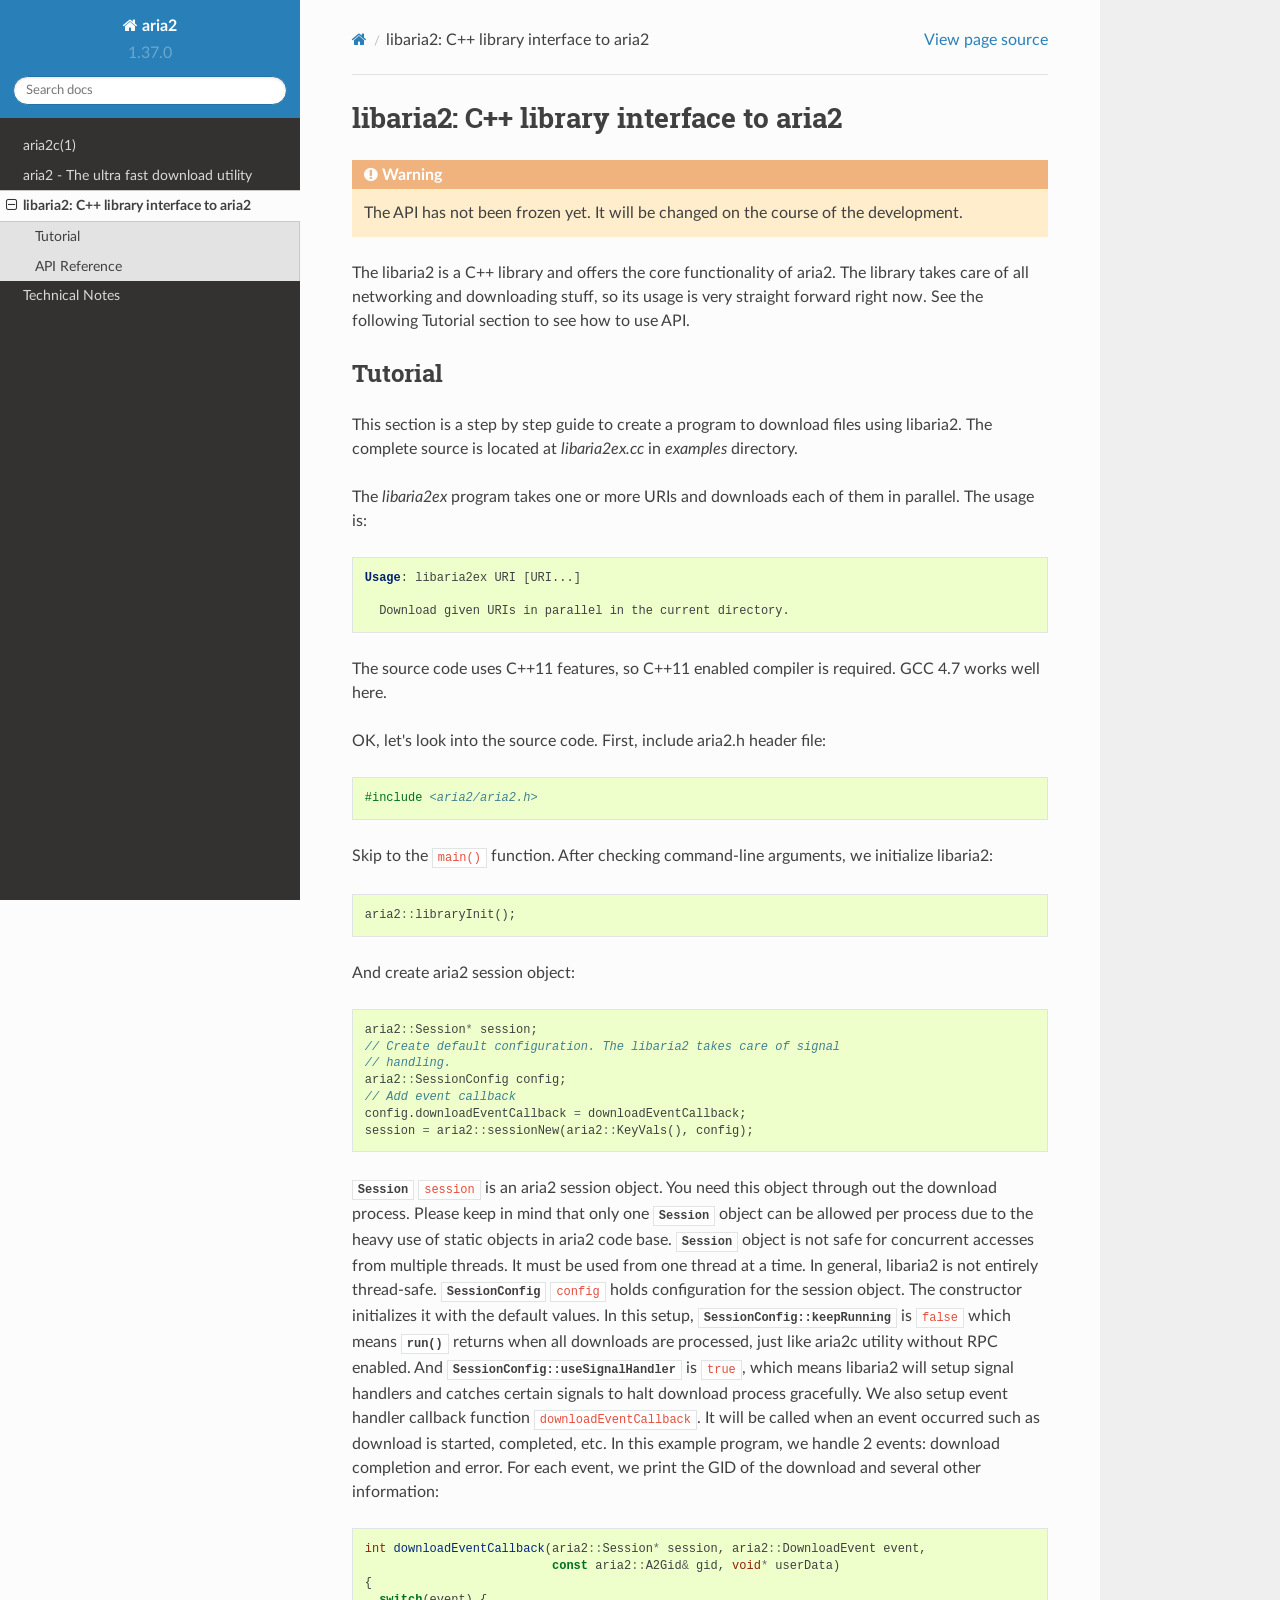
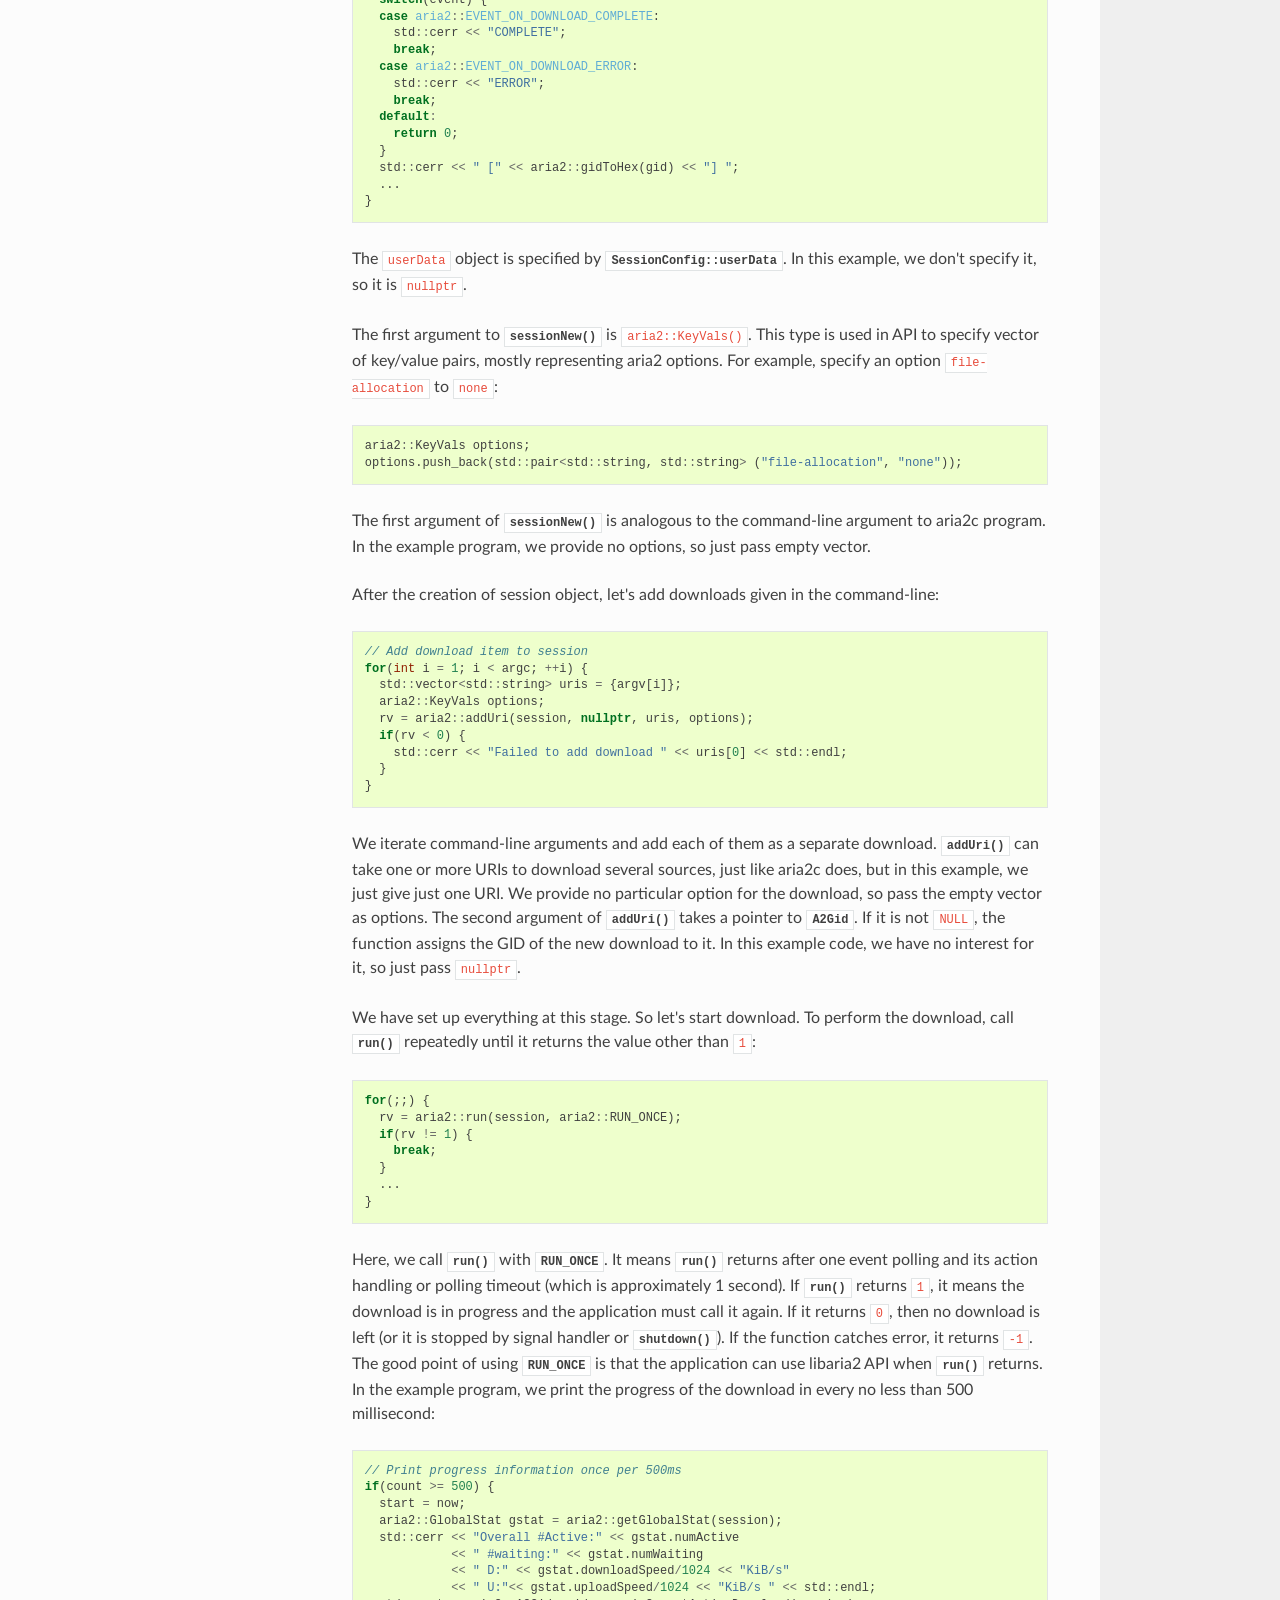
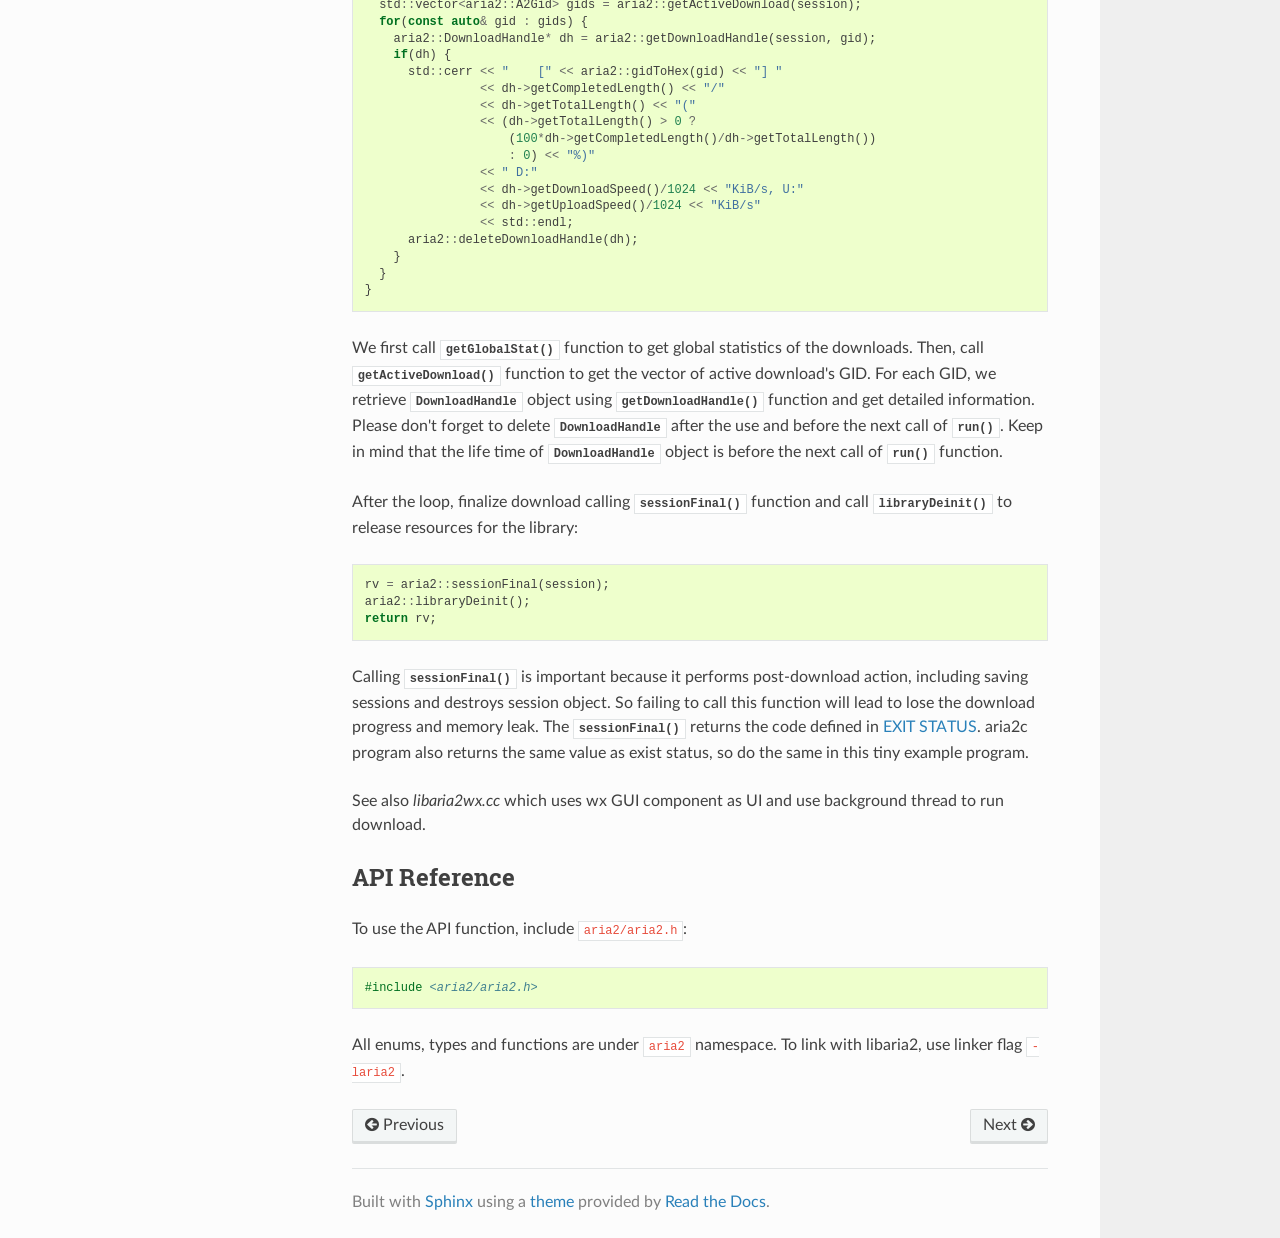
<file: manual/en/html/libaria2.html>
<!DOCTYPE html>
<html class="writer-html5" lang="en">
<head>
  <meta charset="utf-8" /><meta name="generator" content="Docutils 0.19: https://docutils.sourceforge.io/" />

  <meta name="viewport" content="width=device-width, initial-scale=1.0" />
  <title>libaria2: C++ library interface to aria2 &mdash; aria2 1.37.0 documentation</title>
      <link rel="stylesheet" type="text/css" href="_static/pygments.css" />
      <link rel="stylesheet" type="text/css" href="_static/css/theme.css" />

  
  <!--[if lt IE 9]>
    <script src="_static/js/html5shiv.min.js"></script>
  <![endif]-->
  
        <script data-url_root="./" id="documentation_options" src="_static/documentation_options.js"></script>
        <script src="_static/jquery.js"></script>
        <script src="_static/underscore.js"></script>
        <script src="_static/_sphinx_javascript_frameworks_compat.js"></script>
        <script src="_static/doctools.js"></script>
        <script src="_static/sphinx_highlight.js"></script>
    <script src="_static/js/theme.js"></script>
    <link rel="index" title="Index" href="genindex.html" />
    <link rel="search" title="Search" href="search.html" />
    <link rel="next" title="Technical Notes" href="technical-notes.html" />
    <link rel="prev" title="aria2 - The ultra fast download utility" href="README.html" /> 
</head>

<body class="wy-body-for-nav"> 
  <div class="wy-grid-for-nav">
    <nav data-toggle="wy-nav-shift" class="wy-nav-side">
      <div class="wy-side-scroll">
        <div class="wy-side-nav-search" >

          
          
          <a href="index.html" class="icon icon-home">
            aria2
          </a>
              <div class="version">
                1.37.0
              </div>
<div role="search">
  <form id="rtd-search-form" class="wy-form" action="search.html" method="get">
    <input type="text" name="q" placeholder="Search docs" aria-label="Search docs" />
    <input type="hidden" name="check_keywords" value="yes" />
    <input type="hidden" name="area" value="default" />
  </form>
</div>
        </div><div class="wy-menu wy-menu-vertical" data-spy="affix" role="navigation" aria-label="Navigation menu">
              <ul class="current">
<li class="toctree-l1"><a class="reference internal" href="aria2c.html">aria2c(1)</a></li>
<li class="toctree-l1"><a class="reference internal" href="README.html">aria2 - The ultra fast download utility</a></li>
<li class="toctree-l1 current"><a class="current reference internal" href="#">libaria2: C++ library interface to aria2</a><ul>
<li class="toctree-l2"><a class="reference internal" href="#tutorial">Tutorial</a></li>
<li class="toctree-l2"><a class="reference internal" href="#api-reference">API Reference</a></li>
</ul>
</li>
<li class="toctree-l1"><a class="reference internal" href="technical-notes.html">Technical Notes</a></li>
</ul>

        </div>
      </div>
    </nav>

    <section data-toggle="wy-nav-shift" class="wy-nav-content-wrap"><nav class="wy-nav-top" aria-label="Mobile navigation menu" >
          <i data-toggle="wy-nav-top" class="fa fa-bars"></i>
          <a href="index.html">aria2</a>
      </nav>

      <div class="wy-nav-content">
        <div class="rst-content">
          <div role="navigation" aria-label="Page navigation">
  <ul class="wy-breadcrumbs">
      <li><a href="index.html" class="icon icon-home" aria-label="Home"></a></li>
      <li class="breadcrumb-item active">libaria2: C++ library interface to aria2</li>
      <li class="wy-breadcrumbs-aside">
            <a href="_sources/libaria2.rst.txt" rel="nofollow"> View page source</a>
      </li>
  </ul>
  <hr/>
</div>
          <div role="main" class="document" itemscope="itemscope" itemtype="http://schema.org/Article">
           <div itemprop="articleBody">
             
  <section id="libaria2-c-library-interface-to-aria2">
<h1>libaria2: C++ library interface to aria2<a class="headerlink" href="#libaria2-c-library-interface-to-aria2" title="Permalink to this heading">¶</a></h1>
<div class="admonition warning">
<p class="admonition-title">Warning</p>
<p>The API has not been frozen yet. It will be changed on the course of
the development.</p>
</div>
<p>The libaria2 is a C++ library and offers the core functionality of
aria2. The library takes care of all networking and downloading stuff,
so its usage is very straight forward right now. See the following
Tutorial section to see how to use API.</p>
<section id="tutorial">
<h2>Tutorial<a class="headerlink" href="#tutorial" title="Permalink to this heading">¶</a></h2>
<p>This section is a step by step guide to create a program to download
files using libaria2. The complete source is located at
<em>libaria2ex.cc</em> in <em>examples</em> directory.</p>
<p>The <em>libaria2ex</em> program takes one or more URIs and downloads each of
them in parallel. The usage is:</p>
<div class="highlight-cpp notranslate"><div class="highlight"><pre><span></span><span class="nl">Usage</span><span class="p">:</span><span class="w"> </span><span class="n">libaria2ex</span><span class="w"> </span><span class="n">URI</span><span class="w"> </span><span class="p">[</span><span class="n">URI</span><span class="p">...]</span>

<span class="w">  </span><span class="n">Download</span><span class="w"> </span><span class="n">given</span><span class="w"> </span><span class="n">URIs</span><span class="w"> </span><span class="n">in</span><span class="w"> </span><span class="n">parallel</span><span class="w"> </span><span class="n">in</span><span class="w"> </span><span class="n">the</span><span class="w"> </span><span class="n">current</span><span class="w"> </span><span class="n">directory</span><span class="p">.</span>
</pre></div>
</div>
<p>The source code uses C++11 features, so C++11 enabled compiler is
required. GCC 4.7 works well here.</p>
<p>OK, let's look into the source code. First, include aria2.h header
file:</p>
<div class="highlight-cpp notranslate"><div class="highlight"><pre><span></span><span class="cp">#include</span><span class="w"> </span><span class="cpf">&lt;aria2/aria2.h&gt;</span>
</pre></div>
</div>
<p>Skip to the <code class="docutils literal notranslate"><span class="pre">main()</span></code> function. After checking command-line
arguments, we initialize libaria2:</p>
<div class="highlight-cpp notranslate"><div class="highlight"><pre><span></span><span class="n">aria2</span><span class="o">::</span><span class="n">libraryInit</span><span class="p">();</span>
</pre></div>
</div>
<p>And create aria2 session object:</p>
<div class="highlight-cpp notranslate"><div class="highlight"><pre><span></span><span class="n">aria2</span><span class="o">::</span><span class="n">Session</span><span class="o">*</span><span class="w"> </span><span class="n">session</span><span class="p">;</span>
<span class="c1">// Create default configuration. The libaria2 takes care of signal</span>
<span class="c1">// handling.</span>
<span class="n">aria2</span><span class="o">::</span><span class="n">SessionConfig</span><span class="w"> </span><span class="n">config</span><span class="p">;</span>
<span class="c1">// Add event callback</span>
<span class="n">config</span><span class="p">.</span><span class="n">downloadEventCallback</span><span class="w"> </span><span class="o">=</span><span class="w"> </span><span class="n">downloadEventCallback</span><span class="p">;</span>
<span class="n">session</span><span class="w"> </span><span class="o">=</span><span class="w"> </span><span class="n">aria2</span><span class="o">::</span><span class="n">sessionNew</span><span class="p">(</span><span class="n">aria2</span><span class="o">::</span><span class="n">KeyVals</span><span class="p">(),</span><span class="w"> </span><span class="n">config</span><span class="p">);</span>
</pre></div>
</div>
<p><code class="xref cpp cpp-type docutils literal notranslate"><span class="pre">Session</span></code> <code class="docutils literal notranslate"><span class="pre">session</span></code> is an aria2 session object. You need this
object through out the download process. Please keep in mind that only
one <code class="xref cpp cpp-type docutils literal notranslate"><span class="pre">Session</span></code> object can be allowed per process due to the heavy
use of static objects in aria2 code base.  <code class="xref cpp cpp-type docutils literal notranslate"><span class="pre">Session</span></code> object is
not safe for concurrent accesses from multiple threads.  It must be
used from one thread at a time.  In general, libaria2 is not entirely
thread-safe.  <code class="xref cpp cpp-type docutils literal notranslate"><span class="pre">SessionConfig</span></code> <code class="docutils literal notranslate"><span class="pre">config</span></code> holds configuration for
the session object. The constructor initializes it with the default
values. In this setup, <code class="xref cpp cpp-member docutils literal notranslate"><span class="pre">SessionConfig::keepRunning</span></code> is
<code class="docutils literal notranslate"><span class="pre">false</span></code> which means <code class="xref cpp cpp-func docutils literal notranslate"><span class="pre">run()</span></code> returns when all downloads are
processed, just like aria2c utility without RPC enabled.  And
<code class="xref cpp cpp-member docutils literal notranslate"><span class="pre">SessionConfig::useSignalHandler</span></code> is <code class="docutils literal notranslate"><span class="pre">true</span></code>, which means
libaria2 will setup signal handlers and catches certain signals to
halt download process gracefully. We also setup event handler callback
function <code class="docutils literal notranslate"><span class="pre">downloadEventCallback</span></code>.  It will be called when an event
occurred such as download is started, completed, etc. In this example
program, we handle 2 events: download completion and error. For each
event, we print the GID of the download and several other
information:</p>
<div class="highlight-cpp notranslate"><div class="highlight"><pre><span></span><span class="kt">int</span><span class="w"> </span><span class="nf">downloadEventCallback</span><span class="p">(</span><span class="n">aria2</span><span class="o">::</span><span class="n">Session</span><span class="o">*</span><span class="w"> </span><span class="n">session</span><span class="p">,</span><span class="w"> </span><span class="n">aria2</span><span class="o">::</span><span class="n">DownloadEvent</span><span class="w"> </span><span class="n">event</span><span class="p">,</span>
<span class="w">                          </span><span class="k">const</span><span class="w"> </span><span class="n">aria2</span><span class="o">::</span><span class="n">A2Gid</span><span class="o">&amp;</span><span class="w"> </span><span class="n">gid</span><span class="p">,</span><span class="w"> </span><span class="kt">void</span><span class="o">*</span><span class="w"> </span><span class="n">userData</span><span class="p">)</span>
<span class="p">{</span>
<span class="w">  </span><span class="k">switch</span><span class="p">(</span><span class="n">event</span><span class="p">)</span><span class="w"> </span><span class="p">{</span>
<span class="w">  </span><span class="k">case</span><span class="w"> </span><span class="no">aria2</span><span class="o">::</span><span class="no">EVENT_ON_DOWNLOAD_COMPLETE</span><span class="p">:</span>
<span class="w">    </span><span class="n">std</span><span class="o">::</span><span class="n">cerr</span><span class="w"> </span><span class="o">&lt;&lt;</span><span class="w"> </span><span class="s">&quot;COMPLETE&quot;</span><span class="p">;</span>
<span class="w">    </span><span class="k">break</span><span class="p">;</span>
<span class="w">  </span><span class="k">case</span><span class="w"> </span><span class="no">aria2</span><span class="o">::</span><span class="no">EVENT_ON_DOWNLOAD_ERROR</span><span class="p">:</span>
<span class="w">    </span><span class="n">std</span><span class="o">::</span><span class="n">cerr</span><span class="w"> </span><span class="o">&lt;&lt;</span><span class="w"> </span><span class="s">&quot;ERROR&quot;</span><span class="p">;</span>
<span class="w">    </span><span class="k">break</span><span class="p">;</span>
<span class="w">  </span><span class="k">default</span><span class="o">:</span>
<span class="w">    </span><span class="k">return</span><span class="w"> </span><span class="mi">0</span><span class="p">;</span>
<span class="w">  </span><span class="p">}</span>
<span class="w">  </span><span class="n">std</span><span class="o">::</span><span class="n">cerr</span><span class="w"> </span><span class="o">&lt;&lt;</span><span class="w"> </span><span class="s">&quot; [&quot;</span><span class="w"> </span><span class="o">&lt;&lt;</span><span class="w"> </span><span class="n">aria2</span><span class="o">::</span><span class="n">gidToHex</span><span class="p">(</span><span class="n">gid</span><span class="p">)</span><span class="w"> </span><span class="o">&lt;&lt;</span><span class="w"> </span><span class="s">&quot;] &quot;</span><span class="p">;</span>
<span class="w">  </span><span class="p">...</span>
<span class="p">}</span>
</pre></div>
</div>
<p>The <code class="docutils literal notranslate"><span class="pre">userData</span></code> object is specified by
<code class="xref cpp cpp-member docutils literal notranslate"><span class="pre">SessionConfig::userData</span></code>. In this example, we don't specify
it, so it is <code class="docutils literal notranslate"><span class="pre">nullptr</span></code>.</p>
<p>The first argument to <code class="xref cpp cpp-func docutils literal notranslate"><span class="pre">sessionNew()</span></code> is <code class="docutils literal notranslate"><span class="pre">aria2::KeyVals()</span></code>.
This type is used in API to specify vector of key/value pairs, mostly
representing aria2 options. For example, specify an option
<code class="docutils literal notranslate"><span class="pre">file-allocation</span></code> to <code class="docutils literal notranslate"><span class="pre">none</span></code>:</p>
<div class="highlight-cpp notranslate"><div class="highlight"><pre><span></span><span class="n">aria2</span><span class="o">::</span><span class="n">KeyVals</span><span class="w"> </span><span class="n">options</span><span class="p">;</span>
<span class="n">options</span><span class="p">.</span><span class="n">push_back</span><span class="p">(</span><span class="n">std</span><span class="o">::</span><span class="n">pair</span><span class="o">&lt;</span><span class="n">std</span><span class="o">::</span><span class="n">string</span><span class="p">,</span><span class="w"> </span><span class="n">std</span><span class="o">::</span><span class="n">string</span><span class="o">&gt;</span><span class="w"> </span><span class="p">(</span><span class="s">&quot;file-allocation&quot;</span><span class="p">,</span><span class="w"> </span><span class="s">&quot;none&quot;</span><span class="p">));</span>
</pre></div>
</div>
<p>The first argument of <code class="xref cpp cpp-func docutils literal notranslate"><span class="pre">sessionNew()</span></code> is analogous to the
command-line argument to aria2c program. In the example program, we
provide no options, so just pass empty vector.</p>
<p>After the creation of session object, let's add downloads given in the
command-line:</p>
<div class="highlight-cpp notranslate"><div class="highlight"><pre><span></span><span class="c1">// Add download item to session</span>
<span class="k">for</span><span class="p">(</span><span class="kt">int</span><span class="w"> </span><span class="n">i</span><span class="w"> </span><span class="o">=</span><span class="w"> </span><span class="mi">1</span><span class="p">;</span><span class="w"> </span><span class="n">i</span><span class="w"> </span><span class="o">&lt;</span><span class="w"> </span><span class="n">argc</span><span class="p">;</span><span class="w"> </span><span class="o">++</span><span class="n">i</span><span class="p">)</span><span class="w"> </span><span class="p">{</span>
<span class="w">  </span><span class="n">std</span><span class="o">::</span><span class="n">vector</span><span class="o">&lt;</span><span class="n">std</span><span class="o">::</span><span class="n">string</span><span class="o">&gt;</span><span class="w"> </span><span class="n">uris</span><span class="w"> </span><span class="o">=</span><span class="w"> </span><span class="p">{</span><span class="n">argv</span><span class="p">[</span><span class="n">i</span><span class="p">]};</span>
<span class="w">  </span><span class="n">aria2</span><span class="o">::</span><span class="n">KeyVals</span><span class="w"> </span><span class="n">options</span><span class="p">;</span>
<span class="w">  </span><span class="n">rv</span><span class="w"> </span><span class="o">=</span><span class="w"> </span><span class="n">aria2</span><span class="o">::</span><span class="n">addUri</span><span class="p">(</span><span class="n">session</span><span class="p">,</span><span class="w"> </span><span class="k">nullptr</span><span class="p">,</span><span class="w"> </span><span class="n">uris</span><span class="p">,</span><span class="w"> </span><span class="n">options</span><span class="p">);</span>
<span class="w">  </span><span class="k">if</span><span class="p">(</span><span class="n">rv</span><span class="w"> </span><span class="o">&lt;</span><span class="w"> </span><span class="mi">0</span><span class="p">)</span><span class="w"> </span><span class="p">{</span>
<span class="w">    </span><span class="n">std</span><span class="o">::</span><span class="n">cerr</span><span class="w"> </span><span class="o">&lt;&lt;</span><span class="w"> </span><span class="s">&quot;Failed to add download &quot;</span><span class="w"> </span><span class="o">&lt;&lt;</span><span class="w"> </span><span class="n">uris</span><span class="p">[</span><span class="mi">0</span><span class="p">]</span><span class="w"> </span><span class="o">&lt;&lt;</span><span class="w"> </span><span class="n">std</span><span class="o">::</span><span class="n">endl</span><span class="p">;</span>
<span class="w">  </span><span class="p">}</span>
<span class="p">}</span>
</pre></div>
</div>
<p>We iterate command-line arguments and add each of them as a separate
download. <code class="xref cpp cpp-func docutils literal notranslate"><span class="pre">addUri()</span></code> can take one or more URIs to download
several sources, just like aria2c does, but in this example, we just
give just one URI. We provide no particular option for the download,
so pass the empty vector as options. The second argument of
<code class="xref cpp cpp-func docutils literal notranslate"><span class="pre">addUri()</span></code> takes a pointer to <code class="xref cpp cpp-type docutils literal notranslate"><span class="pre">A2Gid</span></code>. If it is not
<code class="docutils literal notranslate"><span class="pre">NULL</span></code>, the function assigns the GID of the new download to it.  In
this example code, we have no interest for it, so just pass
<code class="docutils literal notranslate"><span class="pre">nullptr</span></code>.</p>
<p>We have set up everything at this stage. So let's start download.  To
perform the download, call <code class="xref cpp cpp-func docutils literal notranslate"><span class="pre">run()</span></code> repeatedly until it returns
the value other than <code class="docutils literal notranslate"><span class="pre">1</span></code>:</p>
<div class="highlight-cpp notranslate"><div class="highlight"><pre><span></span><span class="k">for</span><span class="p">(;;)</span><span class="w"> </span><span class="p">{</span>
<span class="w">  </span><span class="n">rv</span><span class="w"> </span><span class="o">=</span><span class="w"> </span><span class="n">aria2</span><span class="o">::</span><span class="n">run</span><span class="p">(</span><span class="n">session</span><span class="p">,</span><span class="w"> </span><span class="n">aria2</span><span class="o">::</span><span class="n">RUN_ONCE</span><span class="p">);</span>
<span class="w">  </span><span class="k">if</span><span class="p">(</span><span class="n">rv</span><span class="w"> </span><span class="o">!=</span><span class="w"> </span><span class="mi">1</span><span class="p">)</span><span class="w"> </span><span class="p">{</span>
<span class="w">    </span><span class="k">break</span><span class="p">;</span>
<span class="w">  </span><span class="p">}</span>
<span class="w">  </span><span class="p">...</span>
<span class="p">}</span>
</pre></div>
</div>
<p>Here, we call <code class="xref cpp cpp-func docutils literal notranslate"><span class="pre">run()</span></code> with <code class="xref c c-macro docutils literal notranslate"><span class="pre">RUN_ONCE</span></code>. It means
<code class="xref cpp cpp-func docutils literal notranslate"><span class="pre">run()</span></code> returns after one event polling and its action handling
or polling timeout (which is approximately 1 second). If <code class="xref cpp cpp-func docutils literal notranslate"><span class="pre">run()</span></code>
returns <code class="docutils literal notranslate"><span class="pre">1</span></code>, it means the download is in progress and the
application must call it again. If it returns <code class="docutils literal notranslate"><span class="pre">0</span></code>, then no download
is left (or it is stopped by signal handler or <code class="xref cpp cpp-func docutils literal notranslate"><span class="pre">shutdown()</span></code>).
If the function catches error, it returns <code class="docutils literal notranslate"><span class="pre">-1</span></code>.  The good point of
using <code class="xref c c-macro docutils literal notranslate"><span class="pre">RUN_ONCE</span></code> is that the application can use libaria2 API
when <code class="xref cpp cpp-func docutils literal notranslate"><span class="pre">run()</span></code> returns. In the example program, we print the
progress of the download in every no less than 500 millisecond:</p>
<div class="highlight-cpp notranslate"><div class="highlight"><pre><span></span><span class="c1">// Print progress information once per 500ms</span>
<span class="k">if</span><span class="p">(</span><span class="n">count</span><span class="w"> </span><span class="o">&gt;=</span><span class="w"> </span><span class="mi">500</span><span class="p">)</span><span class="w"> </span><span class="p">{</span>
<span class="w">  </span><span class="n">start</span><span class="w"> </span><span class="o">=</span><span class="w"> </span><span class="n">now</span><span class="p">;</span>
<span class="w">  </span><span class="n">aria2</span><span class="o">::</span><span class="n">GlobalStat</span><span class="w"> </span><span class="n">gstat</span><span class="w"> </span><span class="o">=</span><span class="w"> </span><span class="n">aria2</span><span class="o">::</span><span class="n">getGlobalStat</span><span class="p">(</span><span class="n">session</span><span class="p">);</span>
<span class="w">  </span><span class="n">std</span><span class="o">::</span><span class="n">cerr</span><span class="w"> </span><span class="o">&lt;&lt;</span><span class="w"> </span><span class="s">&quot;Overall #Active:&quot;</span><span class="w"> </span><span class="o">&lt;&lt;</span><span class="w"> </span><span class="n">gstat</span><span class="p">.</span><span class="n">numActive</span>
<span class="w">            </span><span class="o">&lt;&lt;</span><span class="w"> </span><span class="s">&quot; #waiting:&quot;</span><span class="w"> </span><span class="o">&lt;&lt;</span><span class="w"> </span><span class="n">gstat</span><span class="p">.</span><span class="n">numWaiting</span>
<span class="w">            </span><span class="o">&lt;&lt;</span><span class="w"> </span><span class="s">&quot; D:&quot;</span><span class="w"> </span><span class="o">&lt;&lt;</span><span class="w"> </span><span class="n">gstat</span><span class="p">.</span><span class="n">downloadSpeed</span><span class="o">/</span><span class="mi">1024</span><span class="w"> </span><span class="o">&lt;&lt;</span><span class="w"> </span><span class="s">&quot;KiB/s&quot;</span>
<span class="w">            </span><span class="o">&lt;&lt;</span><span class="w"> </span><span class="s">&quot; U:&quot;</span><span class="o">&lt;&lt;</span><span class="w"> </span><span class="n">gstat</span><span class="p">.</span><span class="n">uploadSpeed</span><span class="o">/</span><span class="mi">1024</span><span class="w"> </span><span class="o">&lt;&lt;</span><span class="w"> </span><span class="s">&quot;KiB/s &quot;</span><span class="w"> </span><span class="o">&lt;&lt;</span><span class="w"> </span><span class="n">std</span><span class="o">::</span><span class="n">endl</span><span class="p">;</span>
<span class="w">  </span><span class="n">std</span><span class="o">::</span><span class="n">vector</span><span class="o">&lt;</span><span class="n">aria2</span><span class="o">::</span><span class="n">A2Gid</span><span class="o">&gt;</span><span class="w"> </span><span class="n">gids</span><span class="w"> </span><span class="o">=</span><span class="w"> </span><span class="n">aria2</span><span class="o">::</span><span class="n">getActiveDownload</span><span class="p">(</span><span class="n">session</span><span class="p">);</span>
<span class="w">  </span><span class="k">for</span><span class="p">(</span><span class="k">const</span><span class="w"> </span><span class="k">auto</span><span class="o">&amp;</span><span class="w"> </span><span class="n">gid</span><span class="w"> </span><span class="o">:</span><span class="w"> </span><span class="n">gids</span><span class="p">)</span><span class="w"> </span><span class="p">{</span>
<span class="w">    </span><span class="n">aria2</span><span class="o">::</span><span class="n">DownloadHandle</span><span class="o">*</span><span class="w"> </span><span class="n">dh</span><span class="w"> </span><span class="o">=</span><span class="w"> </span><span class="n">aria2</span><span class="o">::</span><span class="n">getDownloadHandle</span><span class="p">(</span><span class="n">session</span><span class="p">,</span><span class="w"> </span><span class="n">gid</span><span class="p">);</span>
<span class="w">    </span><span class="k">if</span><span class="p">(</span><span class="n">dh</span><span class="p">)</span><span class="w"> </span><span class="p">{</span>
<span class="w">      </span><span class="n">std</span><span class="o">::</span><span class="n">cerr</span><span class="w"> </span><span class="o">&lt;&lt;</span><span class="w"> </span><span class="s">&quot;    [&quot;</span><span class="w"> </span><span class="o">&lt;&lt;</span><span class="w"> </span><span class="n">aria2</span><span class="o">::</span><span class="n">gidToHex</span><span class="p">(</span><span class="n">gid</span><span class="p">)</span><span class="w"> </span><span class="o">&lt;&lt;</span><span class="w"> </span><span class="s">&quot;] &quot;</span>
<span class="w">                </span><span class="o">&lt;&lt;</span><span class="w"> </span><span class="n">dh</span><span class="o">-&gt;</span><span class="n">getCompletedLength</span><span class="p">()</span><span class="w"> </span><span class="o">&lt;&lt;</span><span class="w"> </span><span class="s">&quot;/&quot;</span>
<span class="w">                </span><span class="o">&lt;&lt;</span><span class="w"> </span><span class="n">dh</span><span class="o">-&gt;</span><span class="n">getTotalLength</span><span class="p">()</span><span class="w"> </span><span class="o">&lt;&lt;</span><span class="w"> </span><span class="s">&quot;(&quot;</span>
<span class="w">                </span><span class="o">&lt;&lt;</span><span class="w"> </span><span class="p">(</span><span class="n">dh</span><span class="o">-&gt;</span><span class="n">getTotalLength</span><span class="p">()</span><span class="w"> </span><span class="o">&gt;</span><span class="w"> </span><span class="mi">0</span><span class="w"> </span><span class="o">?</span>
<span class="w">                    </span><span class="p">(</span><span class="mi">100</span><span class="o">*</span><span class="n">dh</span><span class="o">-&gt;</span><span class="n">getCompletedLength</span><span class="p">()</span><span class="o">/</span><span class="n">dh</span><span class="o">-&gt;</span><span class="n">getTotalLength</span><span class="p">())</span>
<span class="w">                    </span><span class="o">:</span><span class="w"> </span><span class="mi">0</span><span class="p">)</span><span class="w"> </span><span class="o">&lt;&lt;</span><span class="w"> </span><span class="s">&quot;%)&quot;</span>
<span class="w">                </span><span class="o">&lt;&lt;</span><span class="w"> </span><span class="s">&quot; D:&quot;</span>
<span class="w">                </span><span class="o">&lt;&lt;</span><span class="w"> </span><span class="n">dh</span><span class="o">-&gt;</span><span class="n">getDownloadSpeed</span><span class="p">()</span><span class="o">/</span><span class="mi">1024</span><span class="w"> </span><span class="o">&lt;&lt;</span><span class="w"> </span><span class="s">&quot;KiB/s, U:&quot;</span>
<span class="w">                </span><span class="o">&lt;&lt;</span><span class="w"> </span><span class="n">dh</span><span class="o">-&gt;</span><span class="n">getUploadSpeed</span><span class="p">()</span><span class="o">/</span><span class="mi">1024</span><span class="w"> </span><span class="o">&lt;&lt;</span><span class="w"> </span><span class="s">&quot;KiB/s&quot;</span>
<span class="w">                </span><span class="o">&lt;&lt;</span><span class="w"> </span><span class="n">std</span><span class="o">::</span><span class="n">endl</span><span class="p">;</span>
<span class="w">      </span><span class="n">aria2</span><span class="o">::</span><span class="n">deleteDownloadHandle</span><span class="p">(</span><span class="n">dh</span><span class="p">);</span>
<span class="w">    </span><span class="p">}</span>
<span class="w">  </span><span class="p">}</span>
<span class="p">}</span>
</pre></div>
</div>
<p>We first call <code class="xref cpp cpp-func docutils literal notranslate"><span class="pre">getGlobalStat()</span></code> function to get global
statistics of the downloads. Then, call <code class="xref cpp cpp-func docutils literal notranslate"><span class="pre">getActiveDownload()</span></code>
function to get the vector of active download's GID. For each GID, we
retrieve <code class="xref cpp cpp-class docutils literal notranslate"><span class="pre">DownloadHandle</span></code> object using
<code class="xref cpp cpp-func docutils literal notranslate"><span class="pre">getDownloadHandle()</span></code> function and get detailed information.
Please don't forget to delete <code class="xref cpp cpp-class docutils literal notranslate"><span class="pre">DownloadHandle</span></code> after the use
and before the next call of <code class="xref cpp cpp-func docutils literal notranslate"><span class="pre">run()</span></code>.  Keep in mind that the life
time of <code class="xref cpp cpp-class docutils literal notranslate"><span class="pre">DownloadHandle</span></code> object is before the next call of
<code class="xref cpp cpp-func docutils literal notranslate"><span class="pre">run()</span></code> function.</p>
<p>After the loop, finalize download calling <code class="xref cpp cpp-func docutils literal notranslate"><span class="pre">sessionFinal()</span></code>
function and call <code class="xref cpp cpp-func docutils literal notranslate"><span class="pre">libraryDeinit()</span></code> to release resources for the
library:</p>
<div class="highlight-cpp notranslate"><div class="highlight"><pre><span></span><span class="n">rv</span><span class="w"> </span><span class="o">=</span><span class="w"> </span><span class="n">aria2</span><span class="o">::</span><span class="n">sessionFinal</span><span class="p">(</span><span class="n">session</span><span class="p">);</span>
<span class="n">aria2</span><span class="o">::</span><span class="n">libraryDeinit</span><span class="p">();</span>
<span class="k">return</span><span class="w"> </span><span class="n">rv</span><span class="p">;</span>
</pre></div>
</div>
<p>Calling <code class="xref cpp cpp-func docutils literal notranslate"><span class="pre">sessionFinal()</span></code> is important because it performs
post-download action, including saving sessions and destroys session
object. So failing to call this function will lead to lose the
download progress and memory leak. The <code class="xref cpp cpp-func docutils literal notranslate"><span class="pre">sessionFinal()</span></code> returns
the code defined in <a class="reference internal" href="aria2c.html#exit-status"><span class="std std-ref">EXIT STATUS</span></a>. aria2c program also returns
the same value as exist status, so do the same in this tiny example
program.</p>
<p>See also <em>libaria2wx.cc</em> which uses wx GUI component as UI and use
background thread to run download.</p>
</section>
<section id="api-reference">
<h2>API Reference<a class="headerlink" href="#api-reference" title="Permalink to this heading">¶</a></h2>
<p>To use the API function, include <code class="docutils literal notranslate"><span class="pre">aria2/aria2.h</span></code>:</p>
<div class="highlight-cpp notranslate"><div class="highlight"><pre><span></span><span class="cp">#include</span><span class="w"> </span><span class="cpf">&lt;aria2/aria2.h&gt;</span>
</pre></div>
</div>
<p>All enums, types and functions are under <code class="docutils literal notranslate"><span class="pre">aria2</span></code> namespace. To link
with libaria2, use linker flag <code class="docutils literal notranslate"><span class="pre">-laria2</span></code>.</p>
</section>
</section>


           </div>
          </div>
          <footer><div class="rst-footer-buttons" role="navigation" aria-label="Footer">
        <a href="README.html" class="btn btn-neutral float-left" title="aria2 - The ultra fast download utility" accesskey="p" rel="prev"><span class="fa fa-arrow-circle-left" aria-hidden="true"></span> Previous</a>
        <a href="technical-notes.html" class="btn btn-neutral float-right" title="Technical Notes" accesskey="n" rel="next">Next <span class="fa fa-arrow-circle-right" aria-hidden="true"></span></a>
    </div>

  <hr/>

  <div role="contentinfo">
    <p></p>
  </div>

  Built with <a href="https://www.sphinx-doc.org/">Sphinx</a> using a
    <a href="https://github.com/readthedocs/sphinx_rtd_theme">theme</a>
    provided by <a href="https://readthedocs.org">Read the Docs</a>.
   

</footer>
        </div>
      </div>
    </section>
  </div>
  <script>
      jQuery(function () {
          SphinxRtdTheme.Navigation.enable(true);
      });
  </script> 

</body>
</html>
</file>
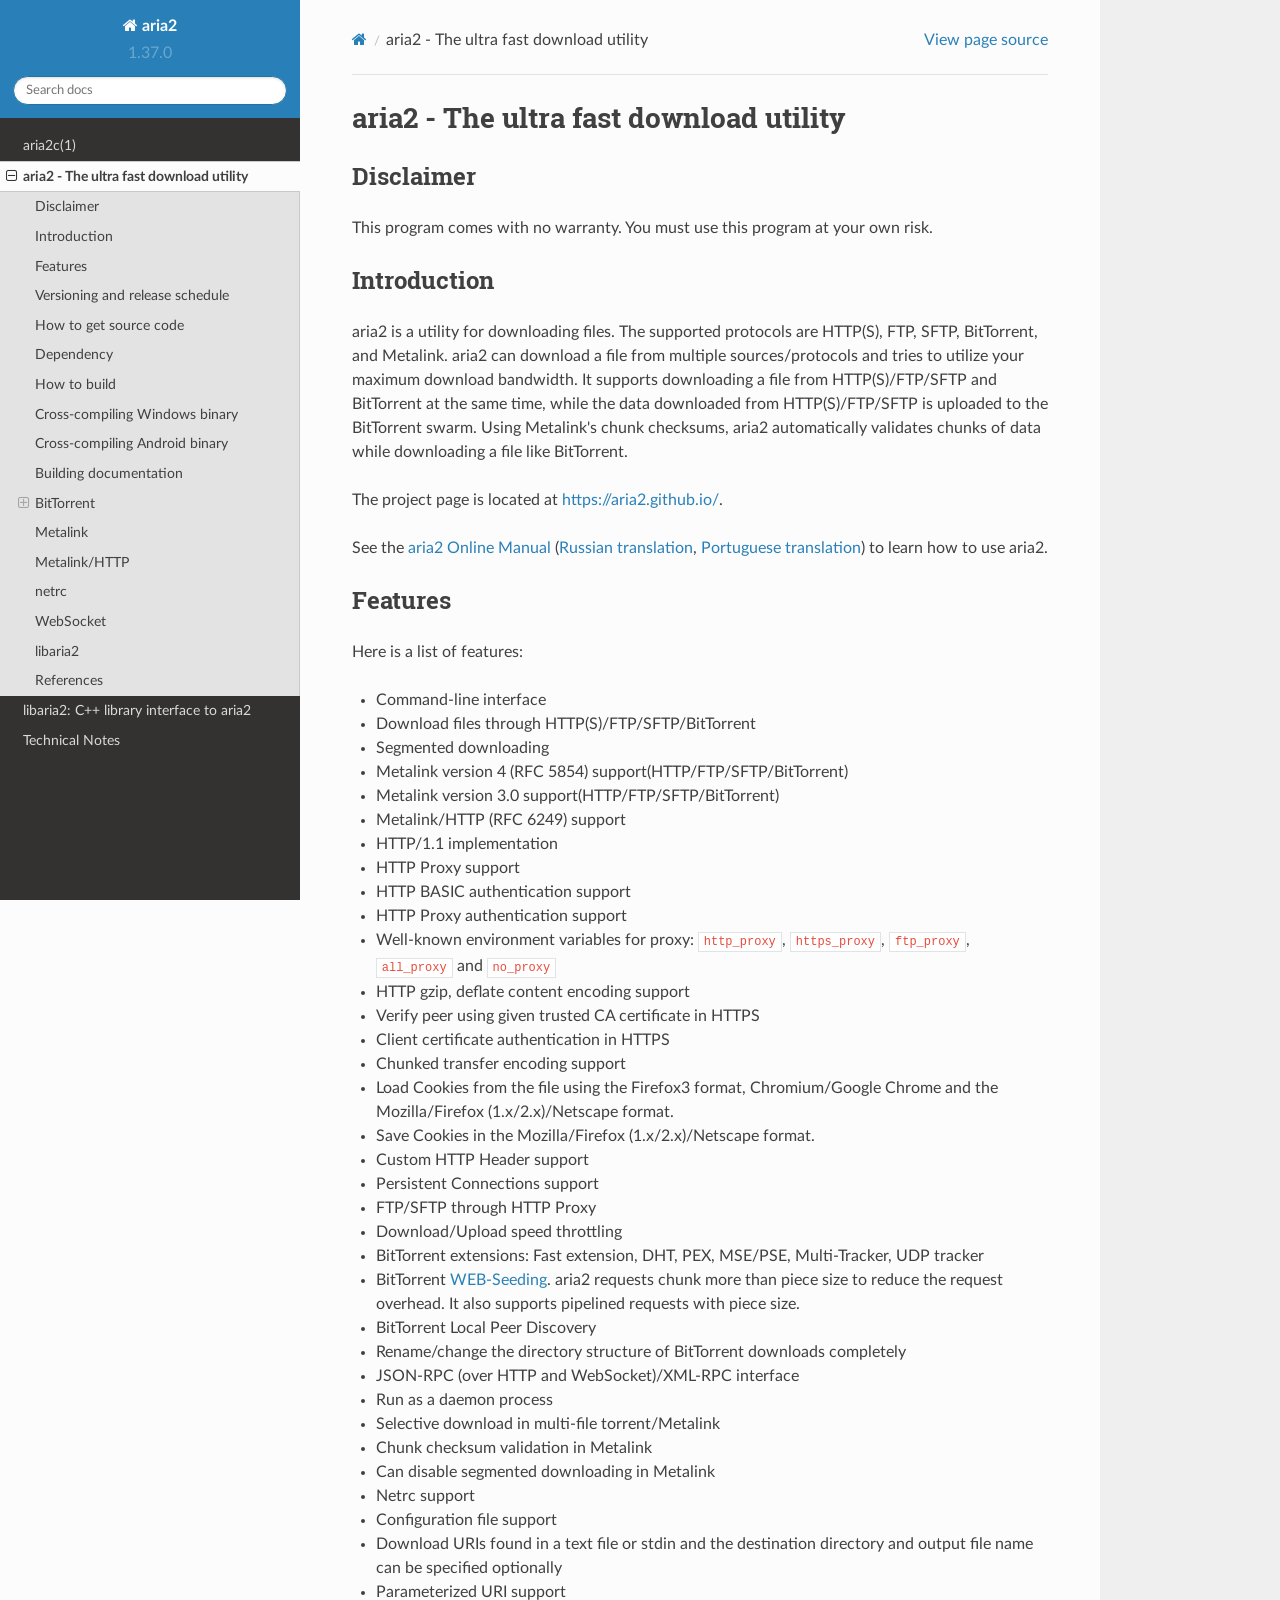
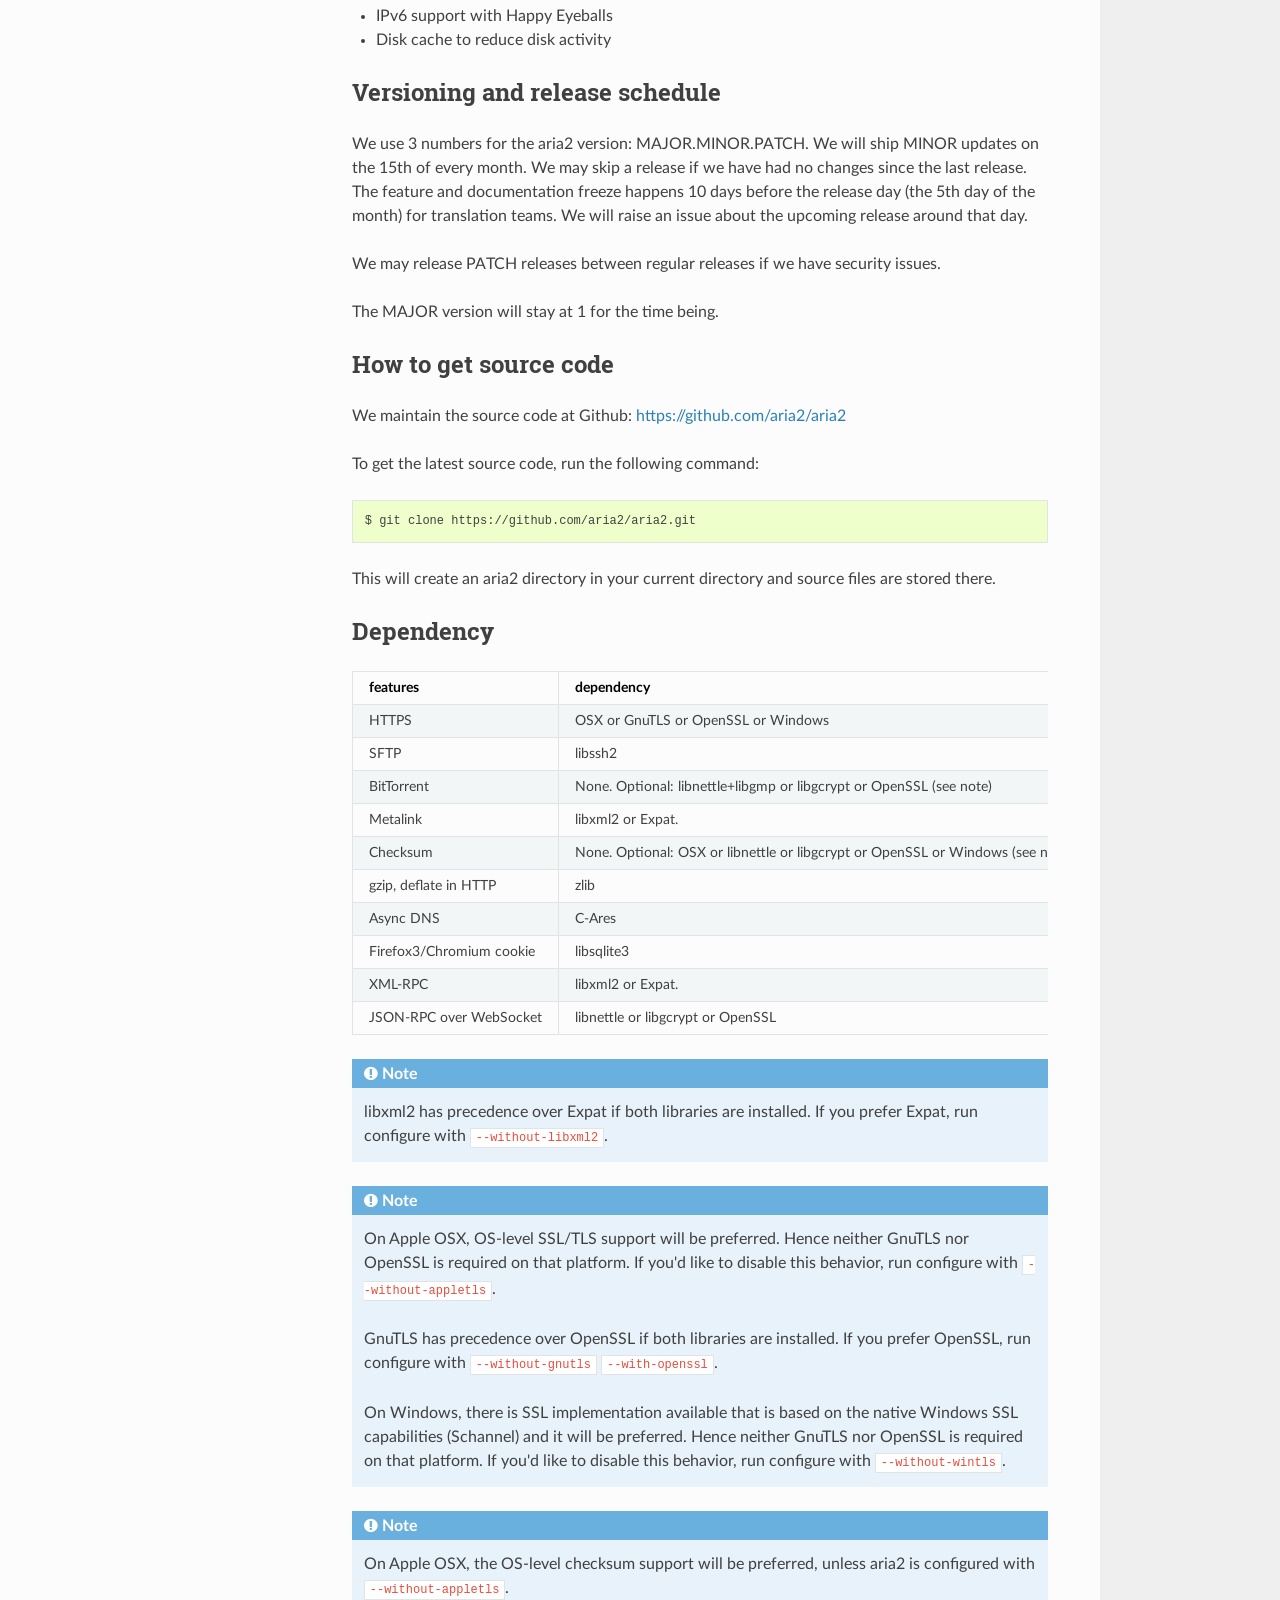
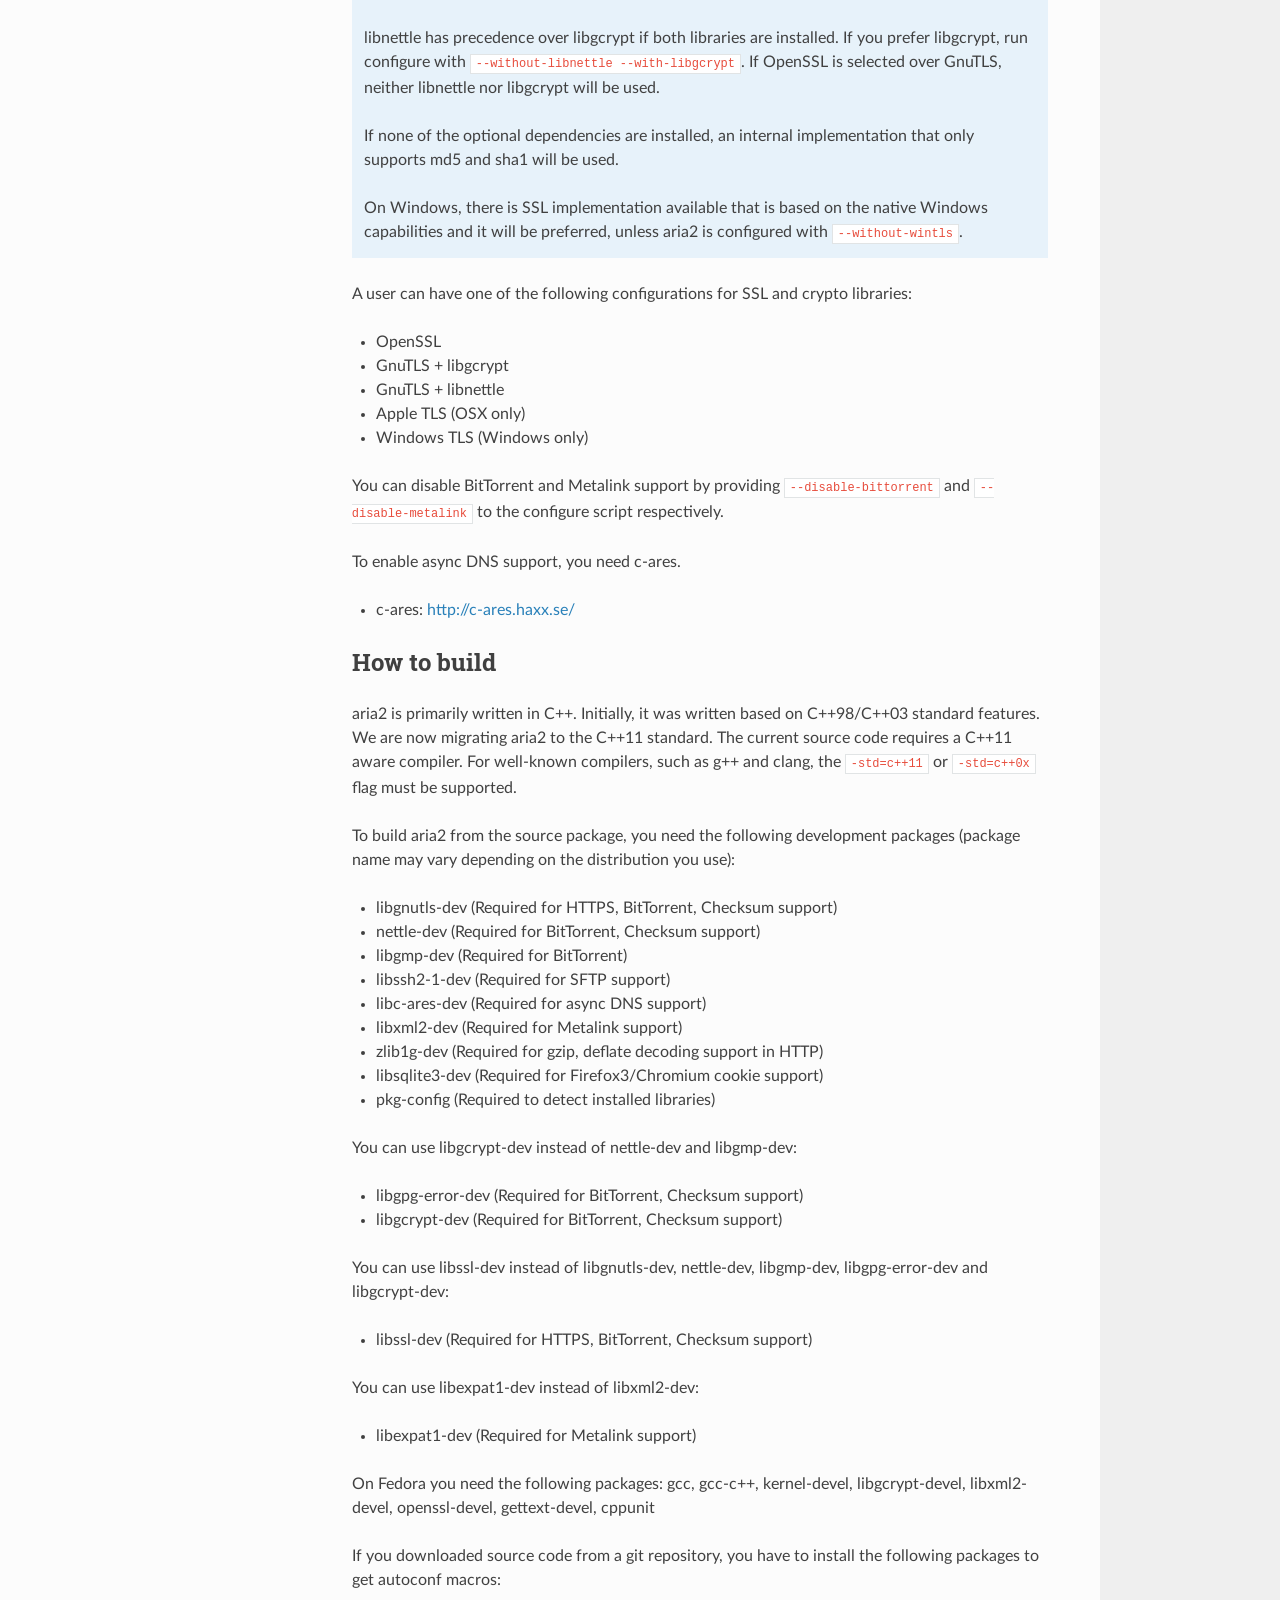
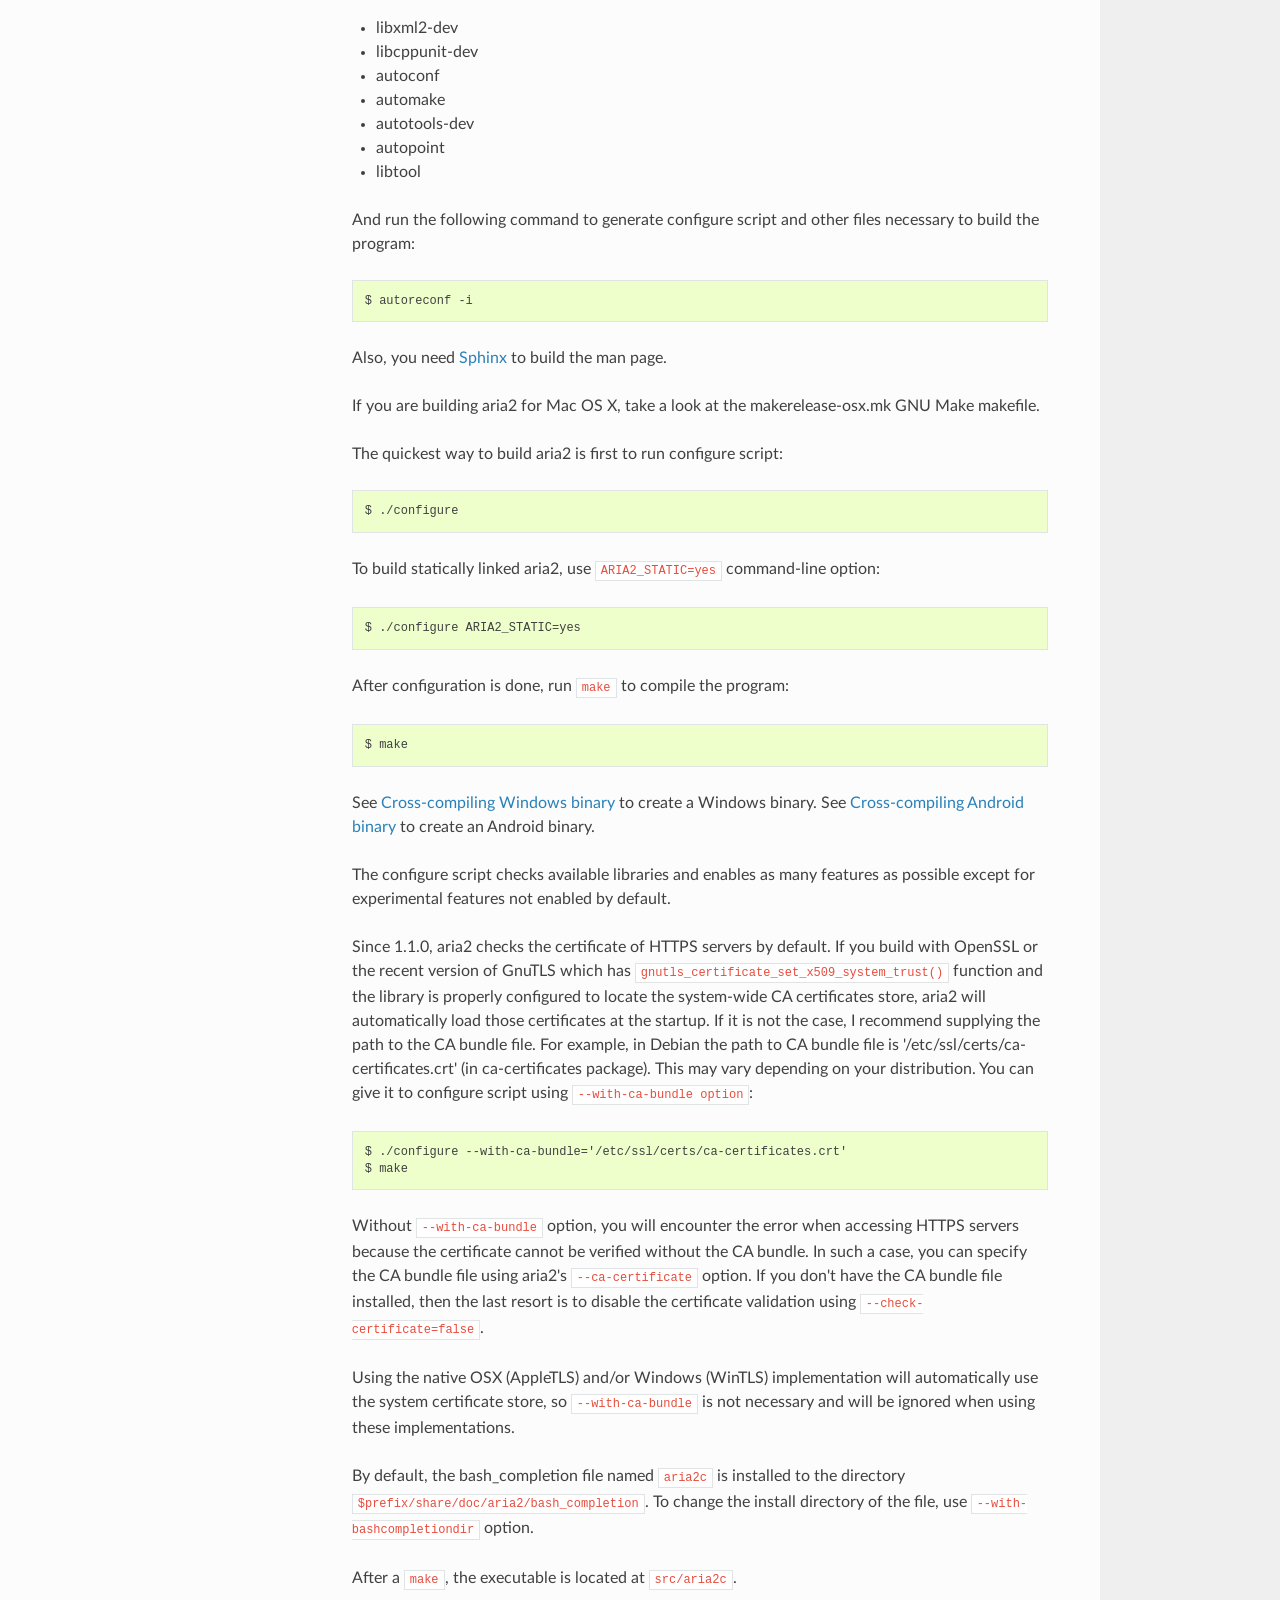
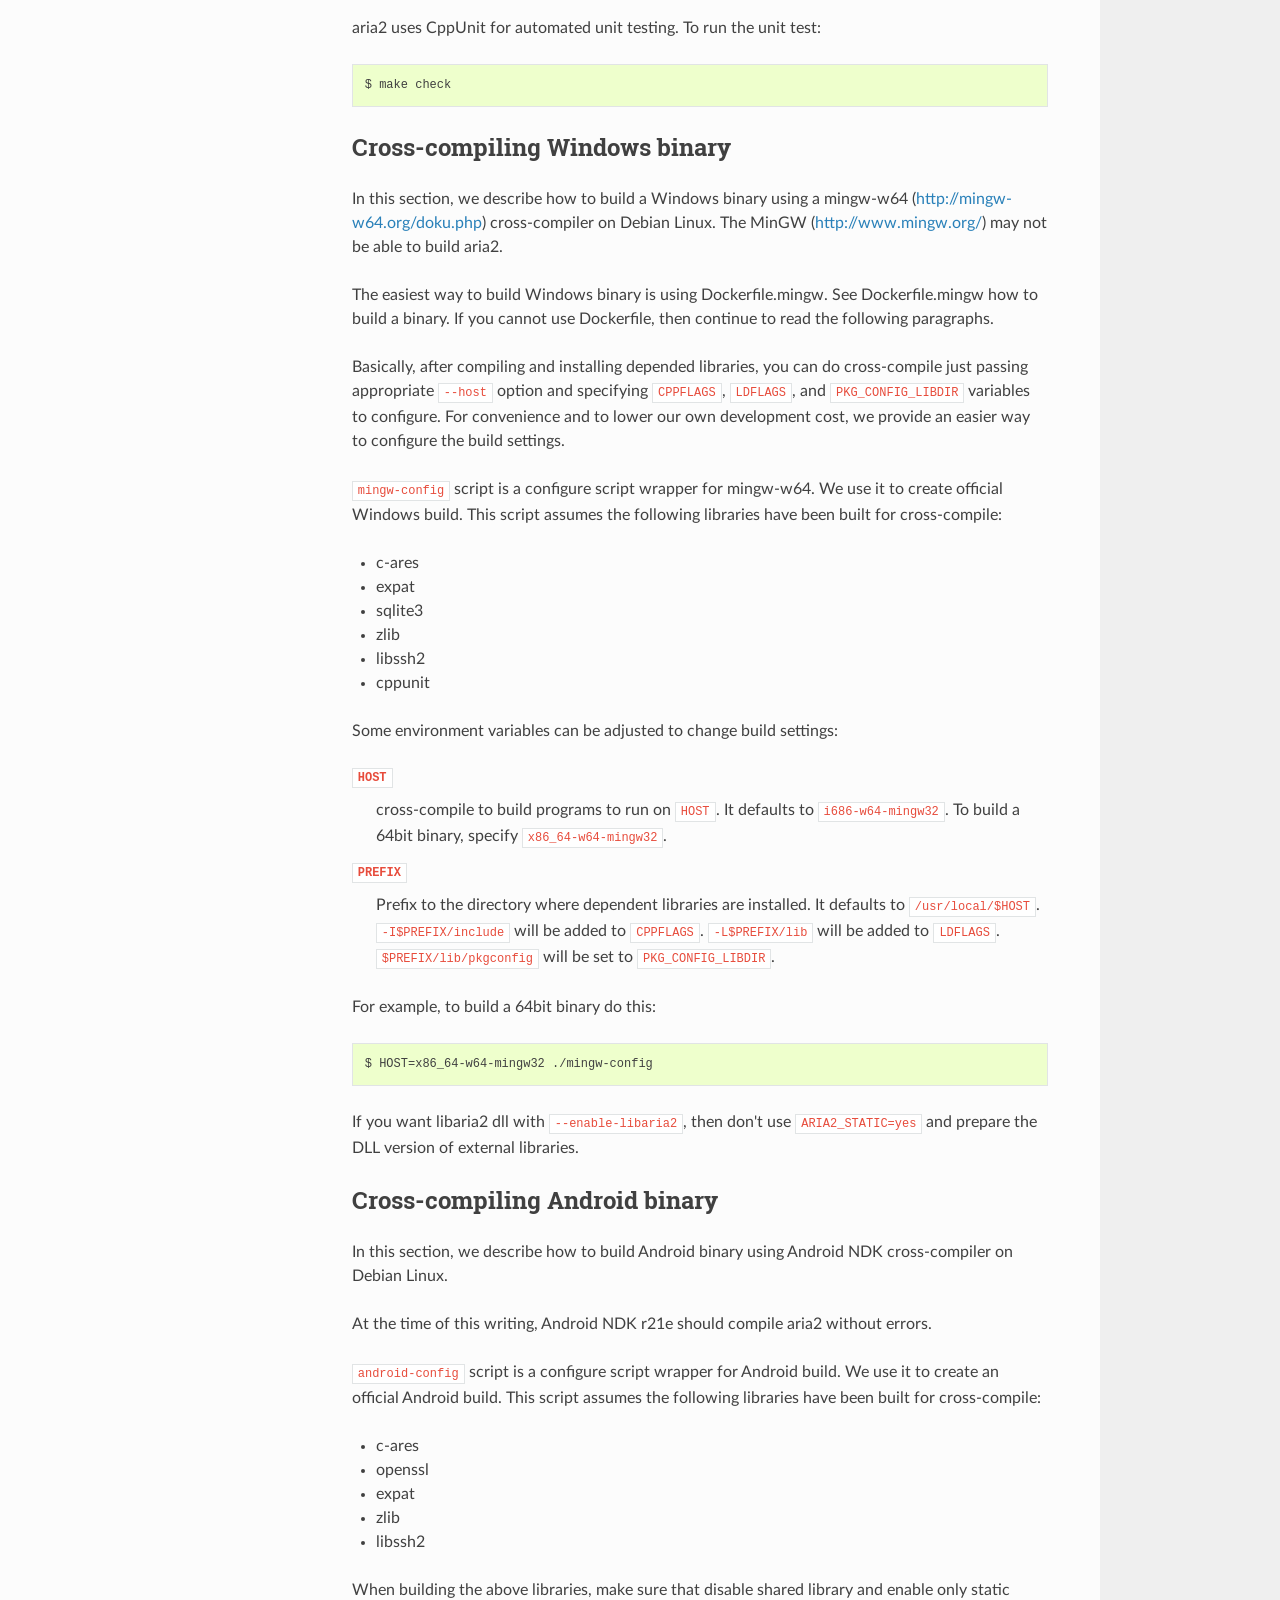
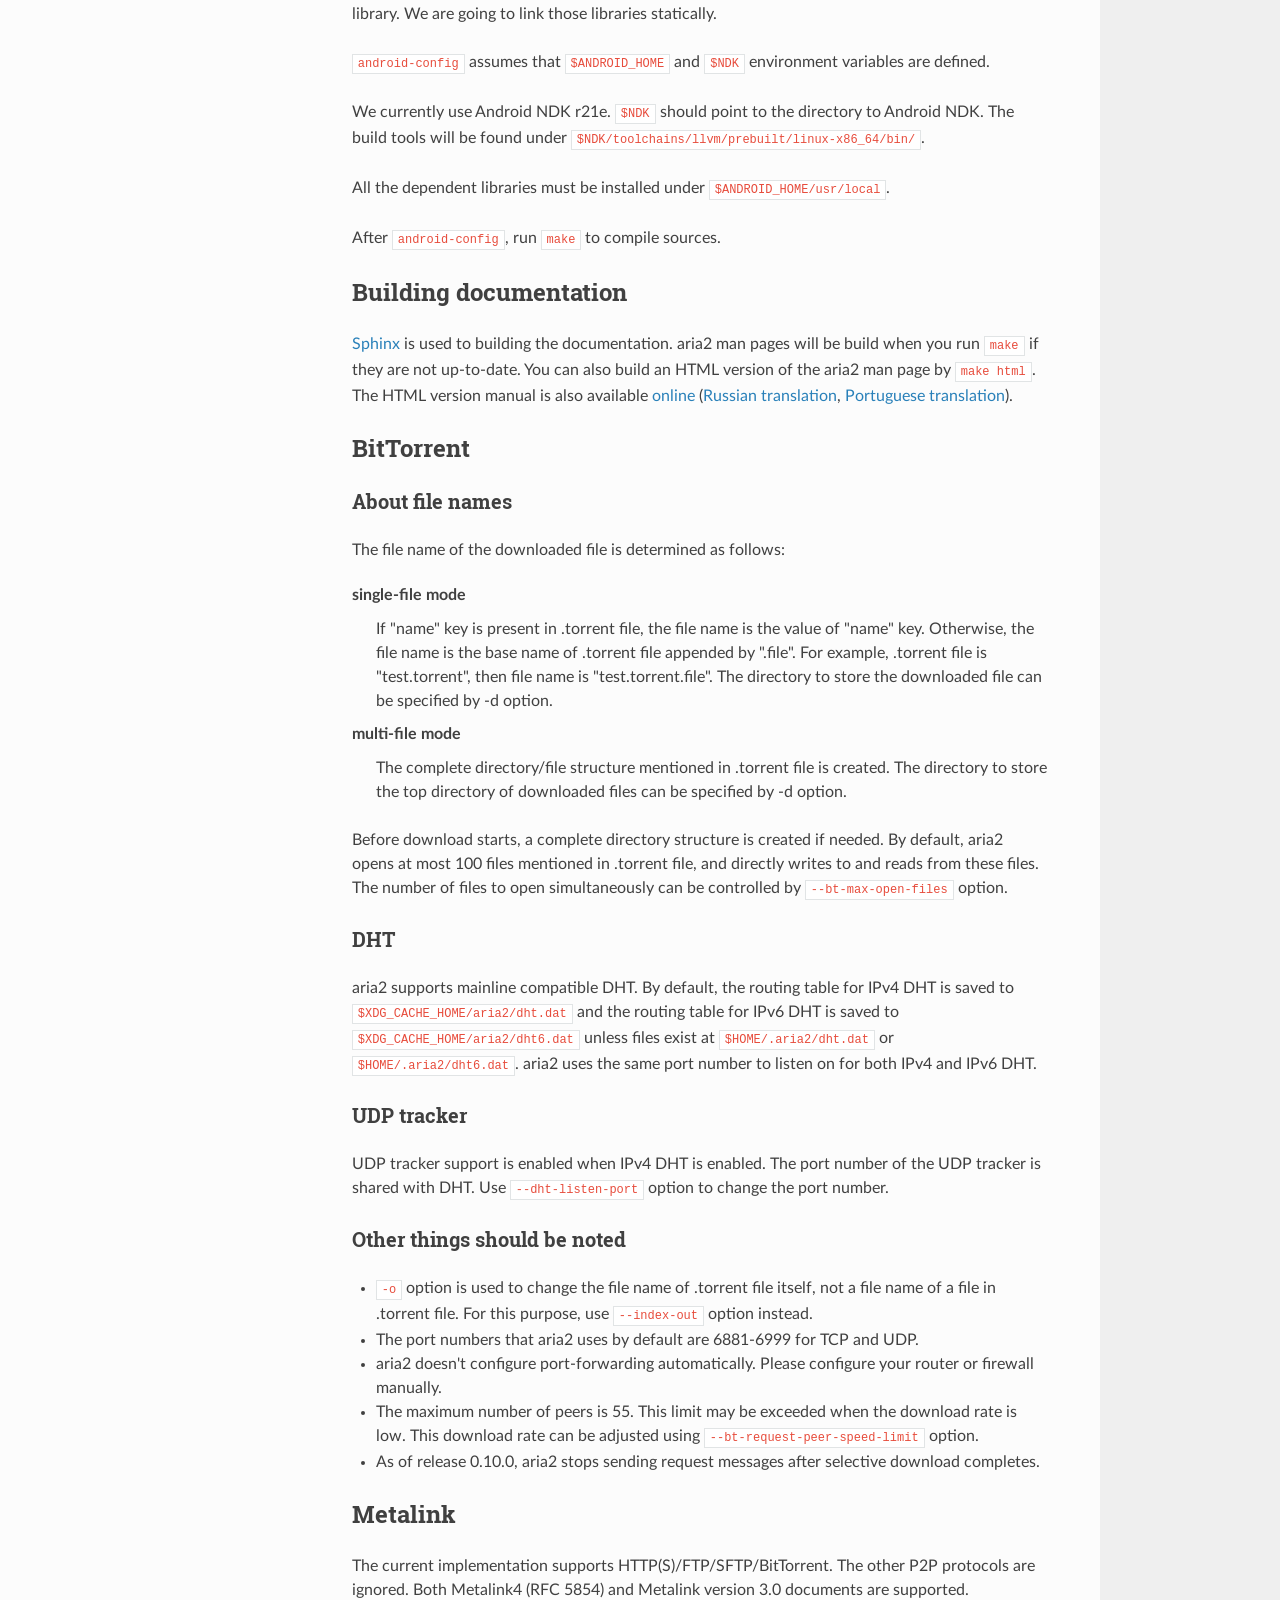
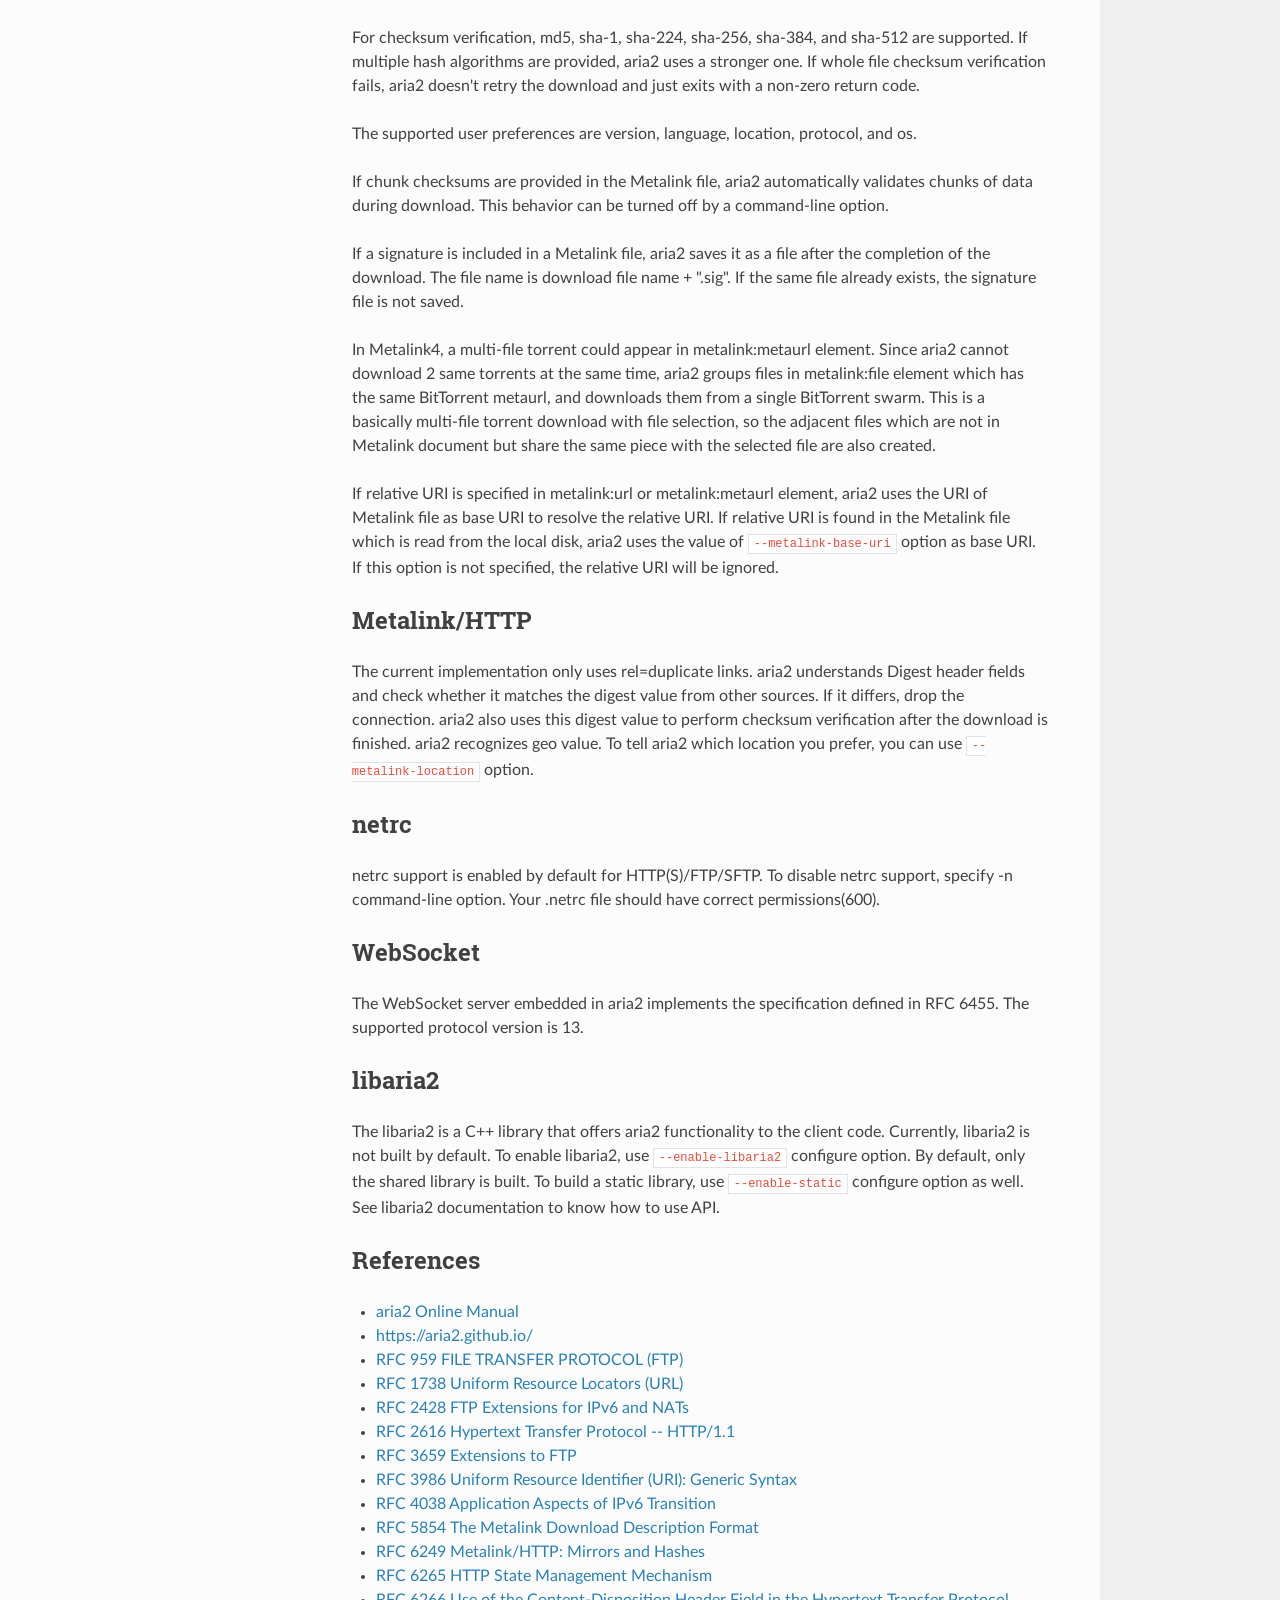
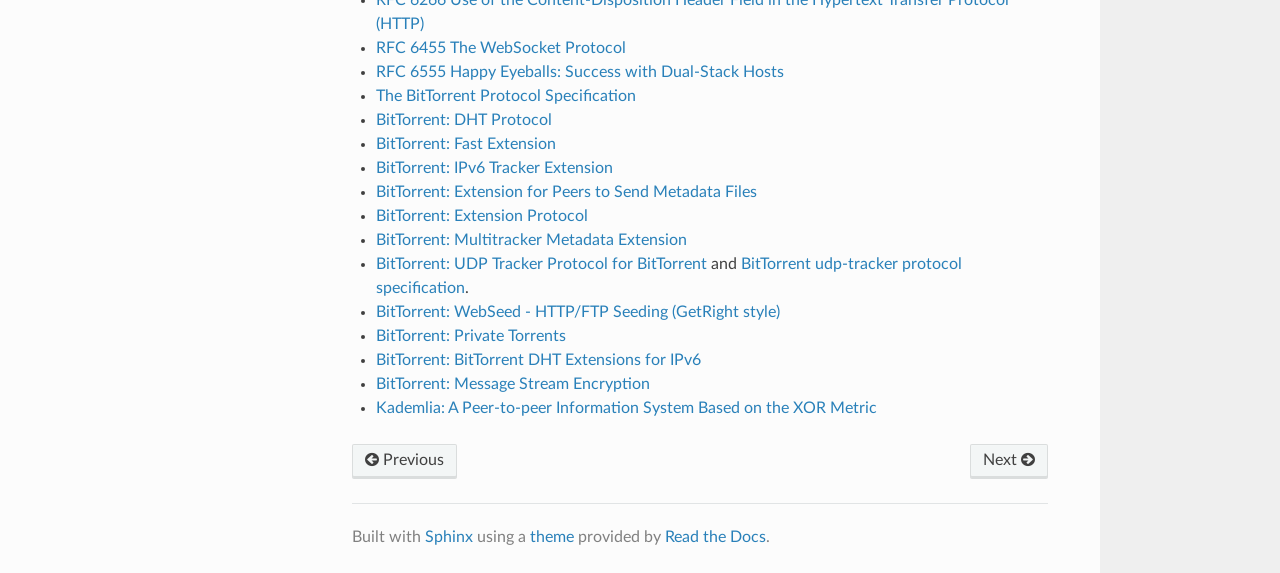
<file: manual/en/html/README.html>
<!DOCTYPE html>
<html class="writer-html5" lang="en">
<head>
  <meta charset="utf-8" /><meta name="generator" content="Docutils 0.19: https://docutils.sourceforge.io/" />

  <meta name="viewport" content="width=device-width, initial-scale=1.0" />
  <title>aria2 - The ultra fast download utility &mdash; aria2 1.37.0 documentation</title>
      <link rel="stylesheet" type="text/css" href="_static/pygments.css" />
      <link rel="stylesheet" type="text/css" href="_static/css/theme.css" />

  
  <!--[if lt IE 9]>
    <script src="_static/js/html5shiv.min.js"></script>
  <![endif]-->
  
        <script data-url_root="./" id="documentation_options" src="_static/documentation_options.js"></script>
        <script src="_static/jquery.js"></script>
        <script src="_static/underscore.js"></script>
        <script src="_static/_sphinx_javascript_frameworks_compat.js"></script>
        <script src="_static/doctools.js"></script>
        <script src="_static/sphinx_highlight.js"></script>
    <script src="_static/js/theme.js"></script>
    <link rel="index" title="Index" href="genindex.html" />
    <link rel="search" title="Search" href="search.html" />
    <link rel="next" title="libaria2: C++ library interface to aria2" href="libaria2.html" />
    <link rel="prev" title="aria2c(1)" href="aria2c.html" /> 
</head>

<body class="wy-body-for-nav"> 
  <div class="wy-grid-for-nav">
    <nav data-toggle="wy-nav-shift" class="wy-nav-side">
      <div class="wy-side-scroll">
        <div class="wy-side-nav-search" >

          
          
          <a href="index.html" class="icon icon-home">
            aria2
          </a>
              <div class="version">
                1.37.0
              </div>
<div role="search">
  <form id="rtd-search-form" class="wy-form" action="search.html" method="get">
    <input type="text" name="q" placeholder="Search docs" aria-label="Search docs" />
    <input type="hidden" name="check_keywords" value="yes" />
    <input type="hidden" name="area" value="default" />
  </form>
</div>
        </div><div class="wy-menu wy-menu-vertical" data-spy="affix" role="navigation" aria-label="Navigation menu">
              <ul class="current">
<li class="toctree-l1"><a class="reference internal" href="aria2c.html">aria2c(1)</a></li>
<li class="toctree-l1 current"><a class="current reference internal" href="#">aria2 - The ultra fast download utility</a><ul>
<li class="toctree-l2"><a class="reference internal" href="#disclaimer">Disclaimer</a></li>
<li class="toctree-l2"><a class="reference internal" href="#introduction">Introduction</a></li>
<li class="toctree-l2"><a class="reference internal" href="#features">Features</a></li>
<li class="toctree-l2"><a class="reference internal" href="#versioning-and-release-schedule">Versioning and release schedule</a></li>
<li class="toctree-l2"><a class="reference internal" href="#how-to-get-source-code">How to get source code</a></li>
<li class="toctree-l2"><a class="reference internal" href="#dependency">Dependency</a></li>
<li class="toctree-l2"><a class="reference internal" href="#how-to-build">How to build</a></li>
<li class="toctree-l2"><a class="reference internal" href="#cross-compiling-windows-binary">Cross-compiling Windows binary</a></li>
<li class="toctree-l2"><a class="reference internal" href="#cross-compiling-android-binary">Cross-compiling Android binary</a></li>
<li class="toctree-l2"><a class="reference internal" href="#building-documentation">Building documentation</a></li>
<li class="toctree-l2"><a class="reference internal" href="#bittorrent">BitTorrent</a><ul>
<li class="toctree-l3"><a class="reference internal" href="#about-file-names">About file names</a></li>
<li class="toctree-l3"><a class="reference internal" href="#dht">DHT</a></li>
<li class="toctree-l3"><a class="reference internal" href="#udp-tracker">UDP tracker</a></li>
<li class="toctree-l3"><a class="reference internal" href="#other-things-should-be-noted">Other things should be noted</a></li>
</ul>
</li>
<li class="toctree-l2"><a class="reference internal" href="#metalink">Metalink</a></li>
<li class="toctree-l2"><a class="reference internal" href="#metalink-http">Metalink/HTTP</a></li>
<li class="toctree-l2"><a class="reference internal" href="#netrc">netrc</a></li>
<li class="toctree-l2"><a class="reference internal" href="#websocket">WebSocket</a></li>
<li class="toctree-l2"><a class="reference internal" href="#libaria2">libaria2</a></li>
<li class="toctree-l2"><a class="reference internal" href="#references">References</a></li>
</ul>
</li>
<li class="toctree-l1"><a class="reference internal" href="libaria2.html">libaria2: C++ library interface to aria2</a></li>
<li class="toctree-l1"><a class="reference internal" href="technical-notes.html">Technical Notes</a></li>
</ul>

        </div>
      </div>
    </nav>

    <section data-toggle="wy-nav-shift" class="wy-nav-content-wrap"><nav class="wy-nav-top" aria-label="Mobile navigation menu" >
          <i data-toggle="wy-nav-top" class="fa fa-bars"></i>
          <a href="index.html">aria2</a>
      </nav>

      <div class="wy-nav-content">
        <div class="rst-content">
          <div role="navigation" aria-label="Page navigation">
  <ul class="wy-breadcrumbs">
      <li><a href="index.html" class="icon icon-home" aria-label="Home"></a></li>
      <li class="breadcrumb-item active">aria2 - The ultra fast download utility</li>
      <li class="wy-breadcrumbs-aside">
            <a href="_sources/README.rst.txt" rel="nofollow"> View page source</a>
      </li>
  </ul>
  <hr/>
</div>
          <div role="main" class="document" itemscope="itemscope" itemtype="http://schema.org/Article">
           <div itemprop="articleBody">
             
  <section id="aria2-the-ultra-fast-download-utility">
<h1>aria2 - The ultra fast download utility<a class="headerlink" href="#aria2-the-ultra-fast-download-utility" title="Permalink to this heading">¶</a></h1>
<section id="disclaimer">
<h2>Disclaimer<a class="headerlink" href="#disclaimer" title="Permalink to this heading">¶</a></h2>
<p>This program comes with no warranty.
You must use this program at your own risk.</p>
</section>
<section id="introduction">
<h2>Introduction<a class="headerlink" href="#introduction" title="Permalink to this heading">¶</a></h2>
<p>aria2 is a utility for downloading files. The supported protocols are
HTTP(S), FTP, SFTP, BitTorrent, and Metalink. aria2 can download a
file from multiple sources/protocols and tries to utilize your maximum
download bandwidth. It supports downloading a file from
HTTP(S)/FTP/SFTP and BitTorrent at the same time, while the data
downloaded from HTTP(S)/FTP/SFTP is uploaded to the BitTorrent
swarm. Using Metalink's chunk checksums, aria2 automatically validates
chunks of data while downloading a file like BitTorrent.</p>
<p>The project page is located at <a class="reference external" href="https://aria2.github.io/">https://aria2.github.io/</a>.</p>
<p>See the <a class="reference external" href="https://aria2.github.io/manual/en/html/">aria2 Online Manual</a> (<a class="reference external" href="https://aria2.github.io/manual/ru/html/">Russian translation</a>, <a class="reference external" href="https://aria2.github.io/manual/pt/html/">Portuguese
translation</a>) to learn
how to use aria2.</p>
</section>
<section id="features">
<h2>Features<a class="headerlink" href="#features" title="Permalink to this heading">¶</a></h2>
<p>Here is a list of features:</p>
<ul class="simple">
<li><p>Command-line interface</p></li>
<li><p>Download files through HTTP(S)/FTP/SFTP/BitTorrent</p></li>
<li><p>Segmented downloading</p></li>
<li><p>Metalink version 4 (RFC 5854) support(HTTP/FTP/SFTP/BitTorrent)</p></li>
<li><p>Metalink version 3.0 support(HTTP/FTP/SFTP/BitTorrent)</p></li>
<li><p>Metalink/HTTP (RFC 6249) support</p></li>
<li><p>HTTP/1.1 implementation</p></li>
<li><p>HTTP Proxy support</p></li>
<li><p>HTTP BASIC authentication support</p></li>
<li><p>HTTP Proxy authentication support</p></li>
<li><p>Well-known environment variables for proxy: <code class="docutils literal notranslate"><span class="pre">http_proxy</span></code>,
<code class="docutils literal notranslate"><span class="pre">https_proxy</span></code>, <code class="docutils literal notranslate"><span class="pre">ftp_proxy</span></code>, <code class="docutils literal notranslate"><span class="pre">all_proxy</span></code> and <code class="docutils literal notranslate"><span class="pre">no_proxy</span></code></p></li>
<li><p>HTTP gzip, deflate content encoding support</p></li>
<li><p>Verify peer using given trusted CA certificate in HTTPS</p></li>
<li><p>Client certificate authentication in HTTPS</p></li>
<li><p>Chunked transfer encoding support</p></li>
<li><p>Load Cookies from the file using the Firefox3 format, Chromium/Google Chrome
and the Mozilla/Firefox
(1.x/2.x)/Netscape format.</p></li>
<li><p>Save Cookies in the Mozilla/Firefox (1.x/2.x)/Netscape format.</p></li>
<li><p>Custom HTTP Header support</p></li>
<li><p>Persistent Connections support</p></li>
<li><p>FTP/SFTP through HTTP Proxy</p></li>
<li><p>Download/Upload speed throttling</p></li>
<li><p>BitTorrent extensions: Fast extension, DHT, PEX, MSE/PSE,
Multi-Tracker, UDP tracker</p></li>
<li><p>BitTorrent <a class="reference external" href="http://getright.com/seedtorrent.html">WEB-Seeding</a>.
aria2 requests chunk more than piece size to reduce the request
overhead. It also supports pipelined requests with piece size.</p></li>
<li><p>BitTorrent Local Peer Discovery</p></li>
<li><p>Rename/change the directory structure of BitTorrent downloads
completely</p></li>
<li><p>JSON-RPC (over HTTP and WebSocket)/XML-RPC interface</p></li>
<li><p>Run as a daemon process</p></li>
<li><p>Selective download in multi-file torrent/Metalink</p></li>
<li><p>Chunk checksum validation in Metalink</p></li>
<li><p>Can disable segmented downloading in Metalink</p></li>
<li><p>Netrc support</p></li>
<li><p>Configuration file support</p></li>
<li><p>Download URIs found in a text file or stdin and the destination
directory and output file name can be specified optionally</p></li>
<li><p>Parameterized URI support</p></li>
<li><p>IPv6 support with Happy Eyeballs</p></li>
<li><p>Disk cache to reduce disk activity</p></li>
</ul>
</section>
<section id="versioning-and-release-schedule">
<h2>Versioning and release schedule<a class="headerlink" href="#versioning-and-release-schedule" title="Permalink to this heading">¶</a></h2>
<p>We use 3 numbers for the aria2 version: MAJOR.MINOR.PATCH.  We will ship
MINOR updates on the 15th of every month.  We may skip a release if we have
had no changes since the last release.  The feature and documentation
freeze happens 10 days before the release day (the 5th day of the month)
for translation teams.  We will raise an issue about the upcoming
release around that day.</p>
<p>We may release PATCH releases between regular releases if we have
security issues.</p>
<p>The MAJOR version will stay at 1 for the time being.</p>
</section>
<section id="how-to-get-source-code">
<h2>How to get source code<a class="headerlink" href="#how-to-get-source-code" title="Permalink to this heading">¶</a></h2>
<p>We maintain the source code at Github:
<a class="reference external" href="https://github.com/aria2/aria2">https://github.com/aria2/aria2</a></p>
<p>To get the latest source code, run the following command:</p>
<div class="highlight-default notranslate"><div class="highlight"><pre><span></span>$ git clone https://github.com/aria2/aria2.git
</pre></div>
</div>
<p>This will create an aria2 directory in your current directory and source
files are stored there.</p>
</section>
<section id="dependency">
<h2>Dependency<a class="headerlink" href="#dependency" title="Permalink to this heading">¶</a></h2>
<table class="docutils align-default">
<thead>
<tr class="row-odd"><th class="head"><p>features</p></th>
<th class="head"><p>dependency</p></th>
</tr>
</thead>
<tbody>
<tr class="row-even"><td><p>HTTPS</p></td>
<td><p>OSX or GnuTLS or OpenSSL or Windows</p></td>
</tr>
<tr class="row-odd"><td><p>SFTP</p></td>
<td><p>libssh2</p></td>
</tr>
<tr class="row-even"><td><p>BitTorrent</p></td>
<td><p>None. Optional: libnettle+libgmp or libgcrypt
or OpenSSL (see note)</p></td>
</tr>
<tr class="row-odd"><td><p>Metalink</p></td>
<td><p>libxml2 or Expat.</p></td>
</tr>
<tr class="row-even"><td><p>Checksum</p></td>
<td><p>None. Optional: OSX or libnettle or libgcrypt
or OpenSSL or Windows (see note)</p></td>
</tr>
<tr class="row-odd"><td><p>gzip, deflate in HTTP</p></td>
<td><p>zlib</p></td>
</tr>
<tr class="row-even"><td><p>Async DNS</p></td>
<td><p>C-Ares</p></td>
</tr>
<tr class="row-odd"><td><p>Firefox3/Chromium cookie</p></td>
<td><p>libsqlite3</p></td>
</tr>
<tr class="row-even"><td><p>XML-RPC</p></td>
<td><p>libxml2 or Expat.</p></td>
</tr>
<tr class="row-odd"><td><p>JSON-RPC over WebSocket</p></td>
<td><p>libnettle or libgcrypt or OpenSSL</p></td>
</tr>
</tbody>
</table>
<div class="admonition note">
<p class="admonition-title">Note</p>
<p>libxml2 has precedence over Expat if both libraries are installed.
If you prefer Expat, run configure with <code class="docutils literal notranslate"><span class="pre">--without-libxml2</span></code>.</p>
</div>
<div class="admonition note">
<p class="admonition-title">Note</p>
<p>On Apple OSX, OS-level SSL/TLS support will be preferred. Hence
neither GnuTLS nor OpenSSL is required on that platform. If you'd
like to disable this behavior, run configure with
<code class="docutils literal notranslate"><span class="pre">--without-appletls</span></code>.</p>
<p>GnuTLS has precedence over OpenSSL if both libraries are installed.
If you prefer OpenSSL, run configure with <code class="docutils literal notranslate"><span class="pre">--without-gnutls</span></code>
<code class="docutils literal notranslate"><span class="pre">--with-openssl</span></code>.</p>
<p>On Windows, there is SSL implementation available that is based on
the native Windows SSL capabilities (Schannel) and it will be
preferred.  Hence neither GnuTLS nor OpenSSL is required on that
platform.  If you'd like to disable this behavior, run configure
with <code class="docutils literal notranslate"><span class="pre">--without-wintls</span></code>.</p>
</div>
<div class="admonition note">
<p class="admonition-title">Note</p>
<p>On Apple OSX, the OS-level checksum support will be preferred,
unless aria2 is configured with <code class="docutils literal notranslate"><span class="pre">--without-appletls</span></code>.</p>
<p>libnettle has precedence over libgcrypt if both libraries are
installed.  If you prefer libgcrypt, run configure with
<code class="docutils literal notranslate"><span class="pre">--without-libnettle</span> <span class="pre">--with-libgcrypt</span></code>. If OpenSSL is selected over
GnuTLS, neither libnettle nor libgcrypt will be used.</p>
<p>If none of the optional dependencies are installed, an internal
implementation that only supports md5 and sha1 will be used.</p>
<p>On Windows, there is SSL implementation available that is based on
the native Windows capabilities and it will be preferred, unless
aria2 is configured with <code class="docutils literal notranslate"><span class="pre">--without-wintls</span></code>.</p>
</div>
<p>A user can have one of the following configurations for SSL and crypto
libraries:</p>
<ul class="simple">
<li><p>OpenSSL</p></li>
<li><p>GnuTLS + libgcrypt</p></li>
<li><p>GnuTLS + libnettle</p></li>
<li><p>Apple TLS (OSX only)</p></li>
<li><p>Windows TLS (Windows only)</p></li>
</ul>
<p>You can disable BitTorrent and Metalink support by providing
<code class="docutils literal notranslate"><span class="pre">--disable-bittorrent</span></code> and <code class="docutils literal notranslate"><span class="pre">--disable-metalink</span></code> to the configure
script respectively.</p>
<p>To enable async DNS support, you need c-ares.</p>
<ul class="simple">
<li><p>c-ares: <a class="reference external" href="http://c-ares.haxx.se/">http://c-ares.haxx.se/</a></p></li>
</ul>
</section>
<section id="how-to-build">
<h2>How to build<a class="headerlink" href="#how-to-build" title="Permalink to this heading">¶</a></h2>
<p>aria2 is primarily written in C++. Initially, it was written based on
C++98/C++03 standard features. We are now migrating aria2 to the C++11
standard. The current source code requires a C++11 aware compiler. For
well-known compilers, such as g++ and clang, the <code class="docutils literal notranslate"><span class="pre">-std=c++11</span></code> or
<code class="docutils literal notranslate"><span class="pre">-std=c++0x</span></code> flag must be supported.</p>
<p>To build aria2 from the source package, you need the following
development packages (package name may vary depending on the
distribution you use):</p>
<ul class="simple">
<li><p>libgnutls-dev    (Required for HTTPS, BitTorrent, Checksum support)</p></li>
<li><p>nettle-dev       (Required for BitTorrent, Checksum support)</p></li>
<li><p>libgmp-dev       (Required for BitTorrent)</p></li>
<li><p>libssh2-1-dev    (Required for SFTP support)</p></li>
<li><p>libc-ares-dev    (Required for async DNS support)</p></li>
<li><p>libxml2-dev      (Required for Metalink support)</p></li>
<li><p>zlib1g-dev       (Required for gzip, deflate decoding support in HTTP)</p></li>
<li><p>libsqlite3-dev   (Required for Firefox3/Chromium cookie support)</p></li>
<li><p>pkg-config       (Required to detect installed libraries)</p></li>
</ul>
<p>You can use libgcrypt-dev instead of nettle-dev and libgmp-dev:</p>
<ul class="simple">
<li><p>libgpg-error-dev (Required for BitTorrent, Checksum support)</p></li>
<li><p>libgcrypt-dev    (Required for BitTorrent, Checksum support)</p></li>
</ul>
<p>You can use libssl-dev instead of
libgnutls-dev, nettle-dev, libgmp-dev, libgpg-error-dev and libgcrypt-dev:</p>
<ul class="simple">
<li><p>libssl-dev       (Required for HTTPS, BitTorrent, Checksum support)</p></li>
</ul>
<p>You can use libexpat1-dev instead of libxml2-dev:</p>
<ul class="simple">
<li><p>libexpat1-dev    (Required for Metalink support)</p></li>
</ul>
<p>On Fedora you need the following packages: gcc, gcc-c++, kernel-devel,
libgcrypt-devel, libxml2-devel, openssl-devel, gettext-devel, cppunit</p>
<p>If you downloaded source code from a git repository, you have to install
the following packages to get autoconf macros:</p>
<ul class="simple">
<li><p>libxml2-dev</p></li>
<li><p>libcppunit-dev</p></li>
<li><p>autoconf</p></li>
<li><p>automake</p></li>
<li><p>autotools-dev</p></li>
<li><p>autopoint</p></li>
<li><p>libtool</p></li>
</ul>
<p>And run the following command to generate configure script and other files
necessary to build the program:</p>
<div class="highlight-default notranslate"><div class="highlight"><pre><span></span>$ autoreconf -i
</pre></div>
</div>
<p>Also, you need <a class="reference external" href="http://sphinx-doc.org/">Sphinx</a> to build the man page.</p>
<p>If you are building aria2 for Mac OS X, take a look at
the makerelease-osx.mk GNU Make makefile.</p>
<p>The quickest way to build aria2 is first to run configure script:</p>
<div class="highlight-default notranslate"><div class="highlight"><pre><span></span>$ ./configure
</pre></div>
</div>
<p>To build statically linked aria2, use <code class="docutils literal notranslate"><span class="pre">ARIA2_STATIC=yes</span></code>
command-line option:</p>
<div class="highlight-default notranslate"><div class="highlight"><pre><span></span>$ ./configure ARIA2_STATIC=yes
</pre></div>
</div>
<p>After configuration is done, run <code class="docutils literal notranslate"><span class="pre">make</span></code> to compile the program:</p>
<div class="highlight-default notranslate"><div class="highlight"><pre><span></span>$ make
</pre></div>
</div>
<p>See <a class="reference internal" href="#cross-compiling-windows-binary">Cross-compiling Windows binary</a> to create a Windows binary.
See <a class="reference internal" href="#cross-compiling-android-binary">Cross-compiling Android binary</a> to create an Android binary.</p>
<p>The configure script checks available libraries and enables as many
features as possible except for experimental features not enabled by
default.</p>
<p>Since 1.1.0, aria2 checks the certificate of HTTPS servers by default.
If you build with OpenSSL or the recent version of GnuTLS which has
<code class="docutils literal notranslate"><span class="pre">gnutls_certificate_set_x509_system_trust()</span></code> function and the
library is properly configured to locate the system-wide CA
certificates store, aria2 will automatically load those certificates
at the startup. If it is not the case, I recommend supplying the path
to the CA bundle file. For example, in Debian the path to CA bundle
file is '/etc/ssl/certs/ca-certificates.crt' (in ca-certificates
package). This may vary depending on your distribution. You can give
it to configure script using <code class="docutils literal notranslate"><span class="pre">--with-ca-bundle</span> <span class="pre">option</span></code>:</p>
<div class="highlight-default notranslate"><div class="highlight"><pre><span></span>$ ./configure --with-ca-bundle=&#39;/etc/ssl/certs/ca-certificates.crt&#39;
$ make
</pre></div>
</div>
<p>Without <code class="docutils literal notranslate"><span class="pre">--with-ca-bundle</span></code> option, you will encounter the error when
accessing HTTPS servers because the certificate cannot be verified
without the CA bundle. In such a case, you can specify the CA bundle file
using aria2's <code class="docutils literal notranslate"><span class="pre">--ca-certificate</span></code> option.  If you don't have the CA bundle
file installed, then the last resort is to disable the certificate
validation using <code class="docutils literal notranslate"><span class="pre">--check-certificate=false</span></code>.</p>
<p>Using the native OSX (AppleTLS) and/or Windows (WinTLS) implementation
will automatically use the system certificate store, so
<code class="docutils literal notranslate"><span class="pre">--with-ca-bundle</span></code> is not necessary and will be ignored when using
these implementations.</p>
<p>By default, the bash_completion file named <code class="docutils literal notranslate"><span class="pre">aria2c</span></code> is installed to
the directory <code class="docutils literal notranslate"><span class="pre">$prefix/share/doc/aria2/bash_completion</span></code>.  To change
the install directory of the file, use <code class="docutils literal notranslate"><span class="pre">--with-bashcompletiondir</span></code>
option.</p>
<p>After a <code class="docutils literal notranslate"><span class="pre">make</span></code>, the executable is located at <code class="docutils literal notranslate"><span class="pre">src/aria2c</span></code>.</p>
<p>aria2 uses CppUnit for automated unit testing. To run the unit test:</p>
<div class="highlight-default notranslate"><div class="highlight"><pre><span></span>$ make check
</pre></div>
</div>
</section>
<section id="cross-compiling-windows-binary">
<h2>Cross-compiling Windows binary<a class="headerlink" href="#cross-compiling-windows-binary" title="Permalink to this heading">¶</a></h2>
<p>In this section, we describe how to build a Windows binary using a
mingw-w64 (<a class="reference external" href="http://mingw-w64.org/doku.php">http://mingw-w64.org/doku.php</a>) cross-compiler on Debian
Linux. The MinGW (<a class="reference external" href="http://www.mingw.org/">http://www.mingw.org/</a>) may not be able to build
aria2.</p>
<p>The easiest way to build Windows binary is using Dockerfile.mingw.  See
Dockerfile.mingw how to build a binary.  If you cannot use Dockerfile,
then continue to read the following paragraphs.</p>
<p>Basically, after compiling and installing depended libraries, you can
do cross-compile just passing appropriate <code class="docutils literal notranslate"><span class="pre">--host</span></code> option and
specifying <code class="docutils literal notranslate"><span class="pre">CPPFLAGS</span></code>, <code class="docutils literal notranslate"><span class="pre">LDFLAGS</span></code>, and <code class="docutils literal notranslate"><span class="pre">PKG_CONFIG_LIBDIR</span></code>
variables to configure. For convenience and to lower our own
development cost, we provide an easier way to configure the build
settings.</p>
<p><code class="docutils literal notranslate"><span class="pre">mingw-config</span></code> script is a configure script wrapper for mingw-w64.
We use it to create official Windows build.  This script assumes
the following libraries have been built for cross-compile:</p>
<ul class="simple">
<li><p>c-ares</p></li>
<li><p>expat</p></li>
<li><p>sqlite3</p></li>
<li><p>zlib</p></li>
<li><p>libssh2</p></li>
<li><p>cppunit</p></li>
</ul>
<p>Some environment variables can be adjusted to change build settings:</p>
<dl class="simple">
<dt><code class="docutils literal notranslate"><span class="pre">HOST</span></code></dt><dd><p>cross-compile to build programs to run on <code class="docutils literal notranslate"><span class="pre">HOST</span></code>. It defaults to
<code class="docutils literal notranslate"><span class="pre">i686-w64-mingw32</span></code>. To build a 64bit binary, specify
<code class="docutils literal notranslate"><span class="pre">x86_64-w64-mingw32</span></code>.</p>
</dd>
<dt><code class="docutils literal notranslate"><span class="pre">PREFIX</span></code></dt><dd><p>Prefix to the directory where dependent libraries are installed.  It
defaults to <code class="docutils literal notranslate"><span class="pre">/usr/local/$HOST</span></code>. <code class="docutils literal notranslate"><span class="pre">-I$PREFIX/include</span></code> will be
added to <code class="docutils literal notranslate"><span class="pre">CPPFLAGS</span></code>. <code class="docutils literal notranslate"><span class="pre">-L$PREFIX/lib</span></code> will be added to
<code class="docutils literal notranslate"><span class="pre">LDFLAGS</span></code>. <code class="docutils literal notranslate"><span class="pre">$PREFIX/lib/pkgconfig</span></code> will be set to
<code class="docutils literal notranslate"><span class="pre">PKG_CONFIG_LIBDIR</span></code>.</p>
</dd>
</dl>
<p>For example, to build a 64bit binary do this:</p>
<div class="highlight-default notranslate"><div class="highlight"><pre><span></span>$ HOST=x86_64-w64-mingw32 ./mingw-config
</pre></div>
</div>
<p>If you want libaria2 dll with <code class="docutils literal notranslate"><span class="pre">--enable-libaria2</span></code>, then don't use
<code class="docutils literal notranslate"><span class="pre">ARIA2_STATIC=yes</span></code> and prepare the DLL version of external
libraries.</p>
</section>
<section id="cross-compiling-android-binary">
<h2>Cross-compiling Android binary<a class="headerlink" href="#cross-compiling-android-binary" title="Permalink to this heading">¶</a></h2>
<p>In this section, we describe how to build Android binary using Android
NDK cross-compiler on Debian Linux.</p>
<p>At the time of this writing, Android NDK r21e should compile aria2
without errors.</p>
<p><code class="docutils literal notranslate"><span class="pre">android-config</span></code> script is a configure script wrapper for Android
build.  We use it to create an official Android build.  This script
assumes the following libraries have been built for cross-compile:</p>
<ul class="simple">
<li><p>c-ares</p></li>
<li><p>openssl</p></li>
<li><p>expat</p></li>
<li><p>zlib</p></li>
<li><p>libssh2</p></li>
</ul>
<p>When building the above libraries, make sure that disable shared
library and enable only static library. We are going to link those
libraries statically.</p>
<p><code class="docutils literal notranslate"><span class="pre">android-config</span></code> assumes that <code class="docutils literal notranslate"><span class="pre">$ANDROID_HOME</span></code> and <code class="docutils literal notranslate"><span class="pre">$NDK</span></code>
environment variables are defined.</p>
<p>We currently use Android NDK r21e.  <code class="docutils literal notranslate"><span class="pre">$NDK</span></code> should point to the
directory to Android NDK.  The build tools will be found under
<code class="docutils literal notranslate"><span class="pre">$NDK/toolchains/llvm/prebuilt/linux-x86_64/bin/</span></code>.</p>
<p>All the dependent libraries must be installed under
<code class="docutils literal notranslate"><span class="pre">$ANDROID_HOME/usr/local</span></code>.</p>
<p>After <code class="docutils literal notranslate"><span class="pre">android-config</span></code>, run <code class="docutils literal notranslate"><span class="pre">make</span></code> to compile sources.</p>
</section>
<section id="building-documentation">
<h2>Building documentation<a class="headerlink" href="#building-documentation" title="Permalink to this heading">¶</a></h2>
<p><a class="reference external" href="http://sphinx-doc.org/">Sphinx</a> is used to building the
documentation. aria2 man pages will be build when you run <code class="docutils literal notranslate"><span class="pre">make</span></code> if
they are not up-to-date.  You can also build an HTML version of the aria2
man page by <code class="docutils literal notranslate"><span class="pre">make</span> <span class="pre">html</span></code>. The HTML version manual is also available
<a class="reference external" href="https://aria2.github.io/manual/en/html/">online</a> (<a class="reference external" href="https://aria2.github.io/manual/ru/html/">Russian
translation</a>, <a class="reference external" href="https://aria2.github.io/manual/pt/html/">Portuguese
translation</a>).</p>
</section>
<section id="bittorrent">
<h2>BitTorrent<a class="headerlink" href="#bittorrent" title="Permalink to this heading">¶</a></h2>
<section id="about-file-names">
<h3>About file names<a class="headerlink" href="#about-file-names" title="Permalink to this heading">¶</a></h3>
<p>The file name of the downloaded file is determined as follows:</p>
<dl class="simple">
<dt>single-file mode</dt><dd><p>If &quot;name&quot; key is present in .torrent file, the file name is the value
of &quot;name&quot; key. Otherwise, the file name is the base name of .torrent
file appended by &quot;.file&quot;. For example, .torrent file is
&quot;test.torrent&quot;, then file name is &quot;test.torrent.file&quot;.  The
directory to store the downloaded file can be specified by -d
option.</p>
</dd>
<dt>multi-file mode</dt><dd><p>The complete directory/file structure mentioned in .torrent file
is created.  The directory to store the top directory of
downloaded files can be specified by -d option.</p>
</dd>
</dl>
<p>Before download starts, a complete directory structure is created if
needed. By default, aria2 opens at most 100 files mentioned in
.torrent file, and directly writes to and reads from these files.
The number of files to open simultaneously can be controlled by
<code class="docutils literal notranslate"><span class="pre">--bt-max-open-files</span></code> option.</p>
</section>
<section id="dht">
<h3>DHT<a class="headerlink" href="#dht" title="Permalink to this heading">¶</a></h3>
<p>aria2 supports mainline compatible DHT. By default, the routing table
for IPv4 DHT is saved to <code class="docutils literal notranslate"><span class="pre">$XDG_CACHE_HOME/aria2/dht.dat</span></code> and the
routing table for IPv6 DHT is saved to
<code class="docutils literal notranslate"><span class="pre">$XDG_CACHE_HOME/aria2/dht6.dat</span></code> unless files exist at
<code class="docutils literal notranslate"><span class="pre">$HOME/.aria2/dht.dat</span></code> or <code class="docutils literal notranslate"><span class="pre">$HOME/.aria2/dht6.dat</span></code>. aria2 uses the
same port number to listen on for both IPv4 and IPv6 DHT.</p>
</section>
<section id="udp-tracker">
<h3>UDP tracker<a class="headerlink" href="#udp-tracker" title="Permalink to this heading">¶</a></h3>
<p>UDP tracker support is enabled when IPv4 DHT is enabled.  The port
number of the UDP tracker is shared with DHT. Use <code class="docutils literal notranslate"><span class="pre">--dht-listen-port</span></code>
option to change the port number.</p>
</section>
<section id="other-things-should-be-noted">
<h3>Other things should be noted<a class="headerlink" href="#other-things-should-be-noted" title="Permalink to this heading">¶</a></h3>
<ul class="simple">
<li><p><code class="docutils literal notranslate"><span class="pre">-o</span></code> option is used to change the file name of .torrent file itself,
not a file name of a file in .torrent file. For this purpose, use
<code class="docutils literal notranslate"><span class="pre">--index-out</span></code> option instead.</p></li>
<li><p>The port numbers that aria2 uses by default are 6881-6999 for TCP
and UDP.</p></li>
<li><p>aria2 doesn't configure port-forwarding automatically. Please
configure your router or firewall manually.</p></li>
<li><p>The maximum number of peers is 55. This limit may be exceeded when
the download rate is low. This download rate can be adjusted using
<code class="docutils literal notranslate"><span class="pre">--bt-request-peer-speed-limit</span></code> option.</p></li>
<li><p>As of release 0.10.0, aria2 stops sending request messages after
selective download completes.</p></li>
</ul>
</section>
</section>
<section id="metalink">
<h2>Metalink<a class="headerlink" href="#metalink" title="Permalink to this heading">¶</a></h2>
<p>The current implementation supports HTTP(S)/FTP/SFTP/BitTorrent.  The
other P2P protocols are ignored. Both Metalink4 (RFC 5854) and
Metalink version 3.0 documents are supported.</p>
<p>For checksum verification, md5, sha-1, sha-224, sha-256, sha-384, and
sha-512 are supported. If multiple hash algorithms are provided, aria2
uses a stronger one. If whole file checksum verification fails, aria2
doesn't retry the download and just exits with a non-zero return code.</p>
<p>The supported user preferences are version, language, location,
protocol, and os.</p>
<p>If chunk checksums are provided in the Metalink file, aria2 automatically
validates chunks of data during download. This behavior can be turned
off by a command-line option.</p>
<p>If a signature is included in a Metalink file, aria2 saves it as a file
after the completion of the download.  The file name is download
file name + &quot;.sig&quot;. If the same file already exists, the signature file is
not saved.</p>
<p>In Metalink4, a multi-file torrent could appear in metalink:metaurl
element.  Since aria2 cannot download 2 same torrents at the same
time, aria2 groups files in metalink:file element which has the same
BitTorrent metaurl, and downloads them from a single BitTorrent swarm.
This is a basically multi-file torrent download with file selection, so
the adjacent files which are not in Metalink document but share the same
piece with the selected file are also created.</p>
<p>If relative URI is specified in metalink:url or metalink:metaurl
element, aria2 uses the URI of Metalink file as base URI to resolve
the relative URI. If relative URI is found in the Metalink file which is
read from the local disk, aria2 uses the value of <code class="docutils literal notranslate"><span class="pre">--metalink-base-uri</span></code>
option as base URI. If this option is not specified, the relative URI
will be ignored.</p>
</section>
<section id="metalink-http">
<h2>Metalink/HTTP<a class="headerlink" href="#metalink-http" title="Permalink to this heading">¶</a></h2>
<p>The current implementation only uses rel=duplicate links.  aria2
understands Digest header fields and check whether it matches the
digest value from other sources. If it differs, drop the connection.
aria2 also uses this digest value to perform checksum verification
after the download is finished. aria2 recognizes geo value. To tell aria2
which location you prefer, you can use <code class="docutils literal notranslate"><span class="pre">--metalink-location</span></code> option.</p>
</section>
<section id="netrc">
<h2>netrc<a class="headerlink" href="#netrc" title="Permalink to this heading">¶</a></h2>
<p>netrc support is enabled by default for HTTP(S)/FTP/SFTP.  To disable
netrc support, specify -n command-line option.  Your .netrc file
should have correct permissions(600).</p>
</section>
<section id="websocket">
<h2>WebSocket<a class="headerlink" href="#websocket" title="Permalink to this heading">¶</a></h2>
<p>The WebSocket server embedded in aria2 implements the specification
defined in RFC 6455. The supported protocol version is 13.</p>
</section>
<section id="libaria2">
<h2>libaria2<a class="headerlink" href="#libaria2" title="Permalink to this heading">¶</a></h2>
<p>The libaria2 is a C++ library that offers aria2 functionality to the
client code. Currently, libaria2 is not built by default. To enable
libaria2, use <code class="docutils literal notranslate"><span class="pre">--enable-libaria2</span></code> configure option.  By default,
only the shared library is built. To build a static library, use
<code class="docutils literal notranslate"><span class="pre">--enable-static</span></code> configure option as well. See libaria2
documentation to know how to use API.</p>
</section>
<section id="references">
<h2>References<a class="headerlink" href="#references" title="Permalink to this heading">¶</a></h2>
<ul class="simple">
<li><p><a class="reference external" href="https://aria2.github.io/manual/en/html/">aria2 Online Manual</a></p></li>
<li><p><a class="reference external" href="https://aria2.github.io/">https://aria2.github.io/</a></p></li>
<li><p><a class="reference external" href="http://tools.ietf.org/html/rfc959">RFC 959 FILE TRANSFER PROTOCOL (FTP)</a></p></li>
<li><p><a class="reference external" href="http://tools.ietf.org/html/rfc1738">RFC 1738 Uniform Resource Locators (URL)</a></p></li>
<li><p><a class="reference external" href="http://tools.ietf.org/html/rfc2428">RFC 2428 FTP Extensions for IPv6 and NATs</a></p></li>
<li><p><a class="reference external" href="http://tools.ietf.org/html/rfc2616">RFC 2616 Hypertext Transfer Protocol -- HTTP/1.1</a></p></li>
<li><p><a class="reference external" href="http://tools.ietf.org/html/rfc3659">RFC 3659 Extensions to FTP</a></p></li>
<li><p><a class="reference external" href="http://tools.ietf.org/html/rfc3986">RFC 3986 Uniform Resource Identifier (URI): Generic Syntax</a></p></li>
<li><p><a class="reference external" href="http://tools.ietf.org/html/rfc4038">RFC 4038 Application Aspects of IPv6 Transition</a></p></li>
<li><p><a class="reference external" href="http://tools.ietf.org/html/rfc5854">RFC 5854 The Metalink Download Description Format</a></p></li>
<li><p><a class="reference external" href="http://tools.ietf.org/html/rfc6249">RFC 6249 Metalink/HTTP: Mirrors and Hashes</a></p></li>
<li><p><a class="reference external" href="http://tools.ietf.org/html/rfc6265">RFC 6265 HTTP State Management Mechanism</a></p></li>
<li><p><a class="reference external" href="http://tools.ietf.org/html/rfc6266">RFC 6266 Use of the Content-Disposition Header Field in the Hypertext Transfer Protocol (HTTP)</a></p></li>
<li><p><a class="reference external" href="http://tools.ietf.org/html/rfc6455">RFC 6455 The WebSocket Protocol</a></p></li>
<li><p><a class="reference external" href="http://tools.ietf.org/html/rfc6555">RFC 6555 Happy Eyeballs: Success with Dual-Stack Hosts</a></p></li>
<li><p><a class="reference external" href="http://www.bittorrent.org/beps/bep_0003.html">The BitTorrent Protocol Specification</a></p></li>
<li><p><a class="reference external" href="http://www.bittorrent.org/beps/bep_0005.html">BitTorrent: DHT Protocol</a></p></li>
<li><p><a class="reference external" href="http://www.bittorrent.org/beps/bep_0006.html">BitTorrent: Fast Extension</a></p></li>
<li><p><a class="reference external" href="http://www.bittorrent.org/beps/bep_0007.html">BitTorrent: IPv6 Tracker Extension</a></p></li>
<li><p><a class="reference external" href="http://www.bittorrent.org/beps/bep_0009.html">BitTorrent: Extension for Peers to Send Metadata Files</a></p></li>
<li><p><a class="reference external" href="http://www.bittorrent.org/beps/bep_0010.html">BitTorrent: Extension Protocol</a></p></li>
<li><p><a class="reference external" href="http://www.bittorrent.org/beps/bep_0012.html">BitTorrent: Multitracker Metadata Extension</a></p></li>
<li><p><a class="reference external" href="http://www.bittorrent.org/beps/bep_0015.html">BitTorrent: UDP Tracker Protocol for BitTorrent</a>
and <a class="reference external" href="http://www.rasterbar.com/products/libtorrent/udp_tracker_protocol.html">BitTorrent udp-tracker protocol specification</a>.</p></li>
<li><p><a class="reference external" href="http://www.bittorrent.org/beps/bep_0019.html">BitTorrent: WebSeed - HTTP/FTP Seeding (GetRight style)</a></p></li>
<li><p><a class="reference external" href="http://www.bittorrent.org/beps/bep_0027.html">BitTorrent: Private Torrents</a></p></li>
<li><p><a class="reference external" href="http://www.bittorrent.org/beps/bep_0032.html">BitTorrent: BitTorrent DHT Extensions for IPv6</a></p></li>
<li><p><a class="reference external" href="http://wiki.vuze.com/w/Message_Stream_Encryption">BitTorrent: Message Stream Encryption</a></p></li>
<li><p><a class="reference external" href="https://pdos.csail.mit.edu/~petar/papers/maymounkov-kademlia-lncs.pdf">Kademlia: A Peer-to-peer Information System Based on the  XOR Metric</a></p></li>
</ul>
</section>
</section>


           </div>
          </div>
          <footer><div class="rst-footer-buttons" role="navigation" aria-label="Footer">
        <a href="aria2c.html" class="btn btn-neutral float-left" title="aria2c(1)" accesskey="p" rel="prev"><span class="fa fa-arrow-circle-left" aria-hidden="true"></span> Previous</a>
        <a href="libaria2.html" class="btn btn-neutral float-right" title="libaria2: C++ library interface to aria2" accesskey="n" rel="next">Next <span class="fa fa-arrow-circle-right" aria-hidden="true"></span></a>
    </div>

  <hr/>

  <div role="contentinfo">
    <p></p>
  </div>

  Built with <a href="https://www.sphinx-doc.org/">Sphinx</a> using a
    <a href="https://github.com/readthedocs/sphinx_rtd_theme">theme</a>
    provided by <a href="https://readthedocs.org">Read the Docs</a>.
   

</footer>
        </div>
      </div>
    </section>
  </div>
  <script>
      jQuery(function () {
          SphinxRtdTheme.Navigation.enable(true);
      });
  </script> 

</body>
</html>
</file>
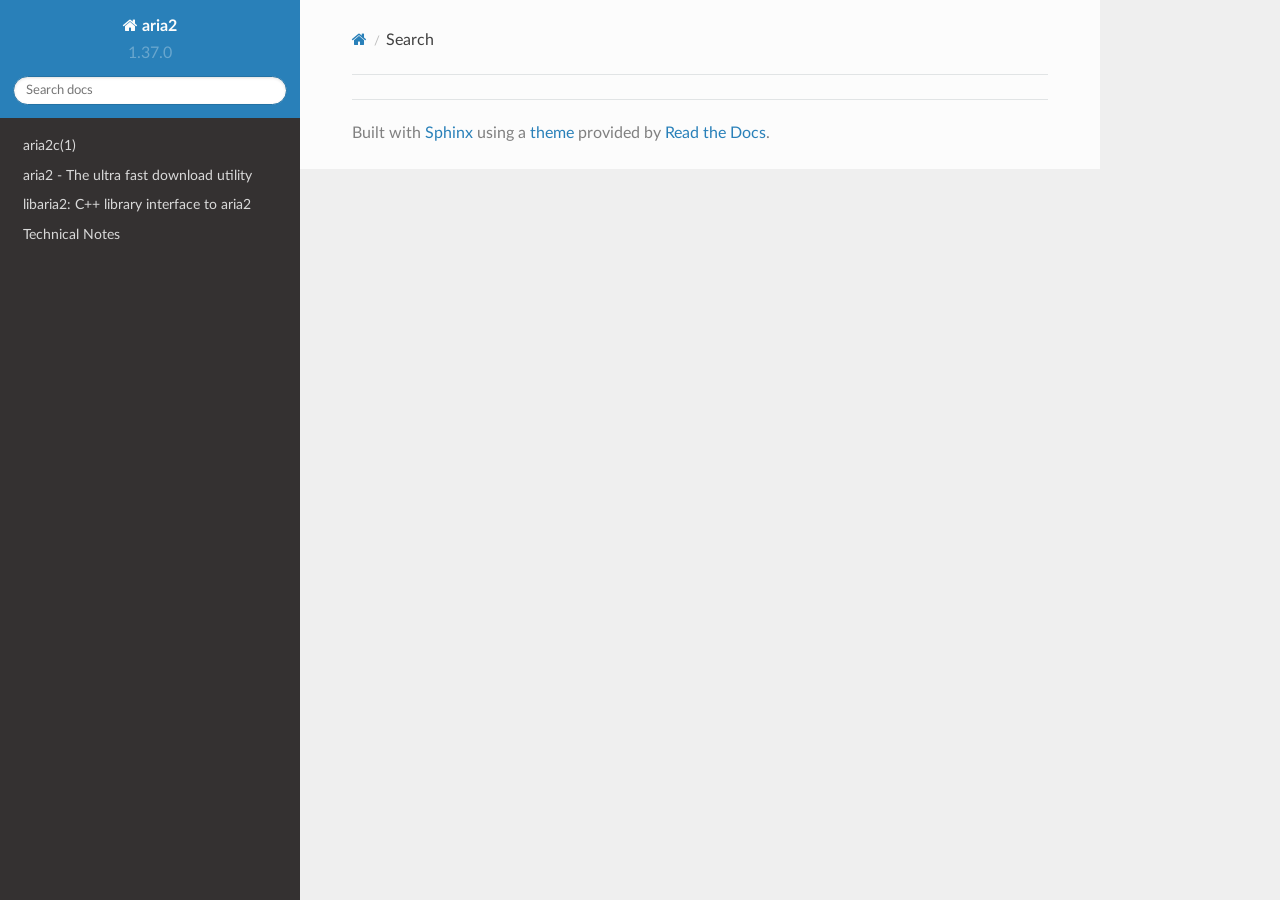
<file: manual/en/html/search.html>
<!DOCTYPE html>
<html class="writer-html5" lang="en">
<head>
  <meta charset="utf-8" />
  <meta name="viewport" content="width=device-width, initial-scale=1.0" />
  <title>Search &mdash; aria2 1.37.0 documentation</title>
      <link rel="stylesheet" type="text/css" href="_static/pygments.css" />
      <link rel="stylesheet" type="text/css" href="_static/css/theme.css" />

  
    
  <!--[if lt IE 9]>
    <script src="_static/js/html5shiv.min.js"></script>
  <![endif]-->
  
        <script data-url_root="./" id="documentation_options" src="_static/documentation_options.js"></script>
        <script src="_static/jquery.js"></script>
        <script src="_static/underscore.js"></script>
        <script src="_static/_sphinx_javascript_frameworks_compat.js"></script>
        <script src="_static/doctools.js"></script>
        <script src="_static/sphinx_highlight.js"></script>
    <script src="_static/js/theme.js"></script>
    <script src="_static/searchtools.js"></script>
    <script src="_static/language_data.js"></script>
    <link rel="index" title="Index" href="genindex.html" />
    <link rel="search" title="Search" href="#" /> 
</head>

<body class="wy-body-for-nav"> 
  <div class="wy-grid-for-nav">
    <nav data-toggle="wy-nav-shift" class="wy-nav-side">
      <div class="wy-side-scroll">
        <div class="wy-side-nav-search" >

          
          
          <a href="index.html" class="icon icon-home">
            aria2
          </a>
              <div class="version">
                1.37.0
              </div>
<div role="search">
  <form id="rtd-search-form" class="wy-form" action="#" method="get">
    <input type="text" name="q" placeholder="Search docs" aria-label="Search docs" />
    <input type="hidden" name="check_keywords" value="yes" />
    <input type="hidden" name="area" value="default" />
  </form>
</div>
        </div><div class="wy-menu wy-menu-vertical" data-spy="affix" role="navigation" aria-label="Navigation menu">
              <ul>
<li class="toctree-l1"><a class="reference internal" href="aria2c.html">aria2c(1)</a></li>
<li class="toctree-l1"><a class="reference internal" href="README.html">aria2 - The ultra fast download utility</a></li>
<li class="toctree-l1"><a class="reference internal" href="libaria2.html">libaria2: C++ library interface to aria2</a></li>
<li class="toctree-l1"><a class="reference internal" href="technical-notes.html">Technical Notes</a></li>
</ul>

        </div>
      </div>
    </nav>

    <section data-toggle="wy-nav-shift" class="wy-nav-content-wrap"><nav class="wy-nav-top" aria-label="Mobile navigation menu" >
          <i data-toggle="wy-nav-top" class="fa fa-bars"></i>
          <a href="index.html">aria2</a>
      </nav>

      <div class="wy-nav-content">
        <div class="rst-content">
          <div role="navigation" aria-label="Page navigation">
  <ul class="wy-breadcrumbs">
      <li><a href="index.html" class="icon icon-home" aria-label="Home"></a></li>
      <li class="breadcrumb-item active">Search</li>
      <li class="wy-breadcrumbs-aside">
      </li>
  </ul>
  <hr/>
</div>
          <div role="main" class="document" itemscope="itemscope" itemtype="http://schema.org/Article">
           <div itemprop="articleBody">
             
  <noscript>
  <div id="fallback" class="admonition warning">
    <p class="last">
      Please activate JavaScript to enable the search functionality.
    </p>
  </div>
  </noscript>

  
  <div id="search-results">
  
  </div>

           </div>
          </div>
          <footer>

  <hr/>

  <div role="contentinfo">
    <p></p>
  </div>

  Built with <a href="https://www.sphinx-doc.org/">Sphinx</a> using a
    <a href="https://github.com/readthedocs/sphinx_rtd_theme">theme</a>
    provided by <a href="https://readthedocs.org">Read the Docs</a>.
   

</footer>
        </div>
      </div>
    </section>
  </div>
  <script>
      jQuery(function () {
          SphinxRtdTheme.Navigation.enable(true);
      });
  </script>
  <script>
    jQuery(function() { Search.loadIndex("searchindex.js"); });
  </script>
  
  <script id="searchindexloader"></script>
   


</body>
</html>
</file>
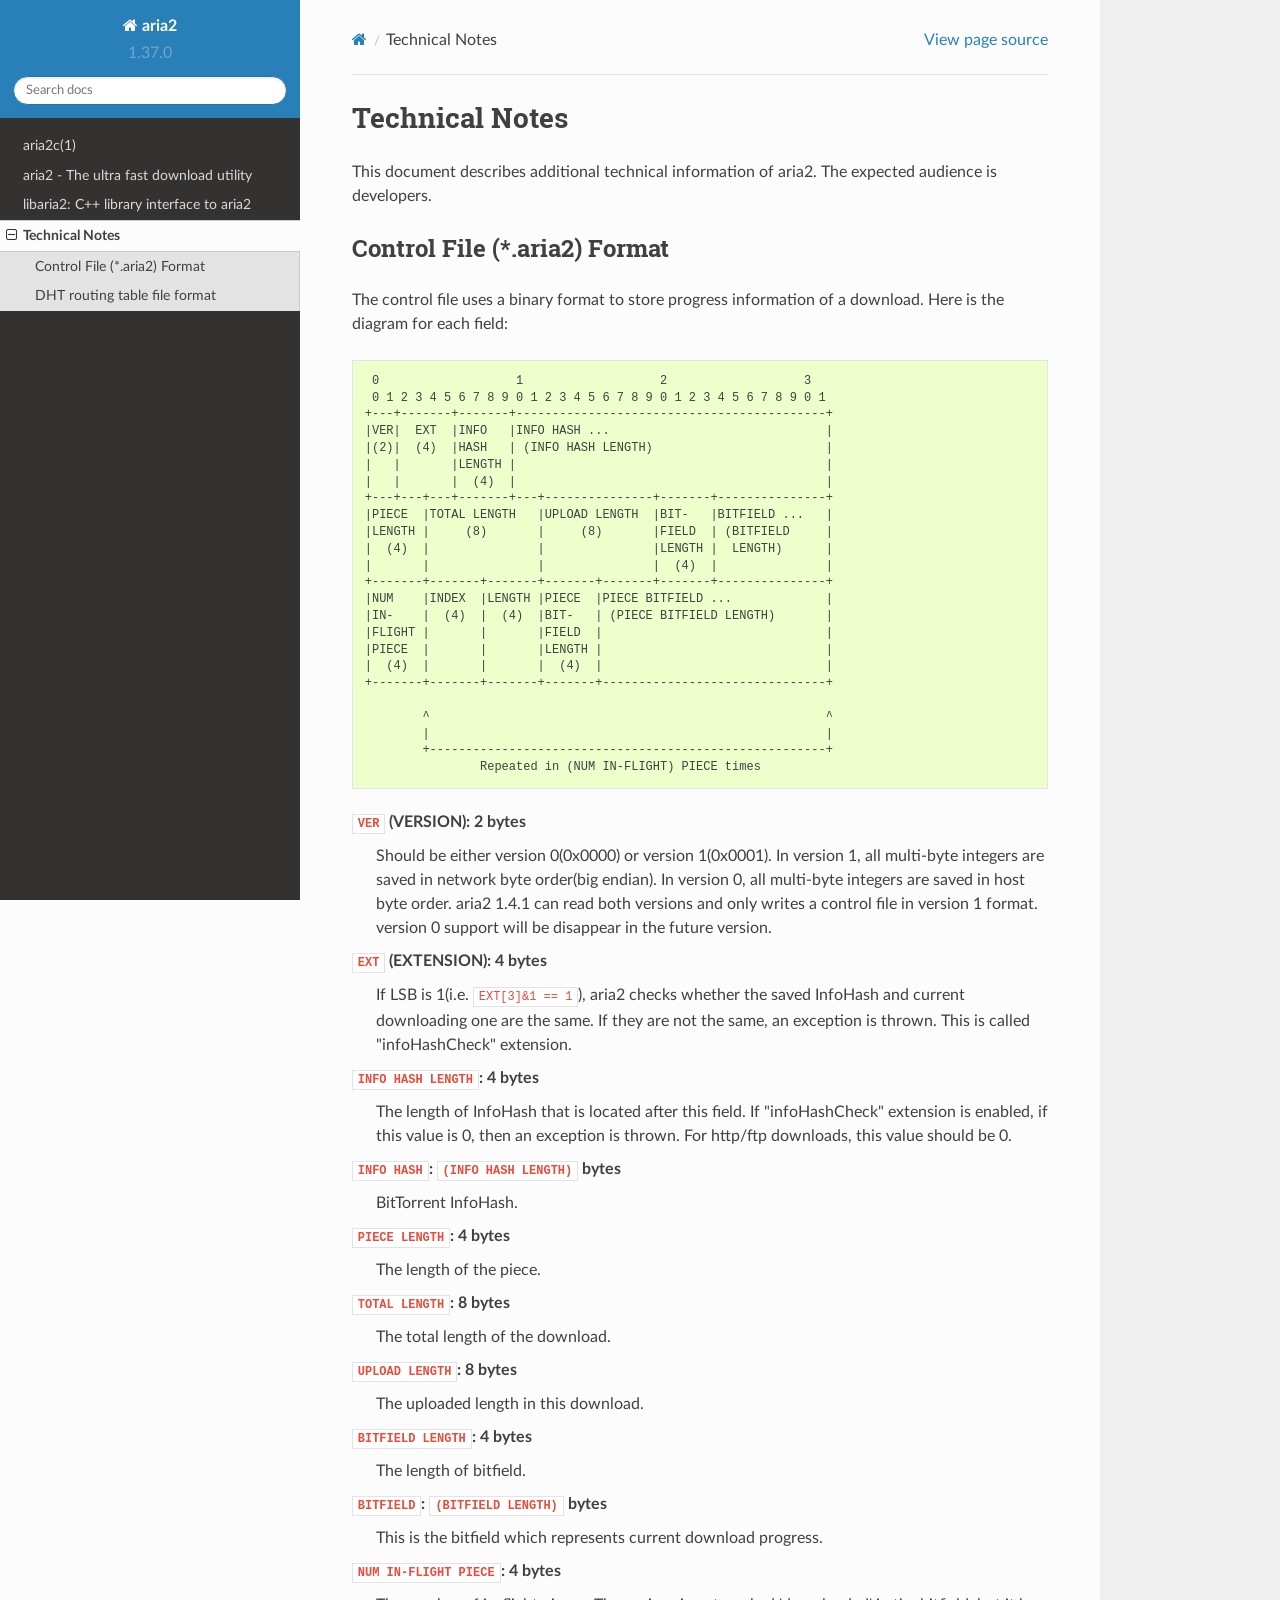
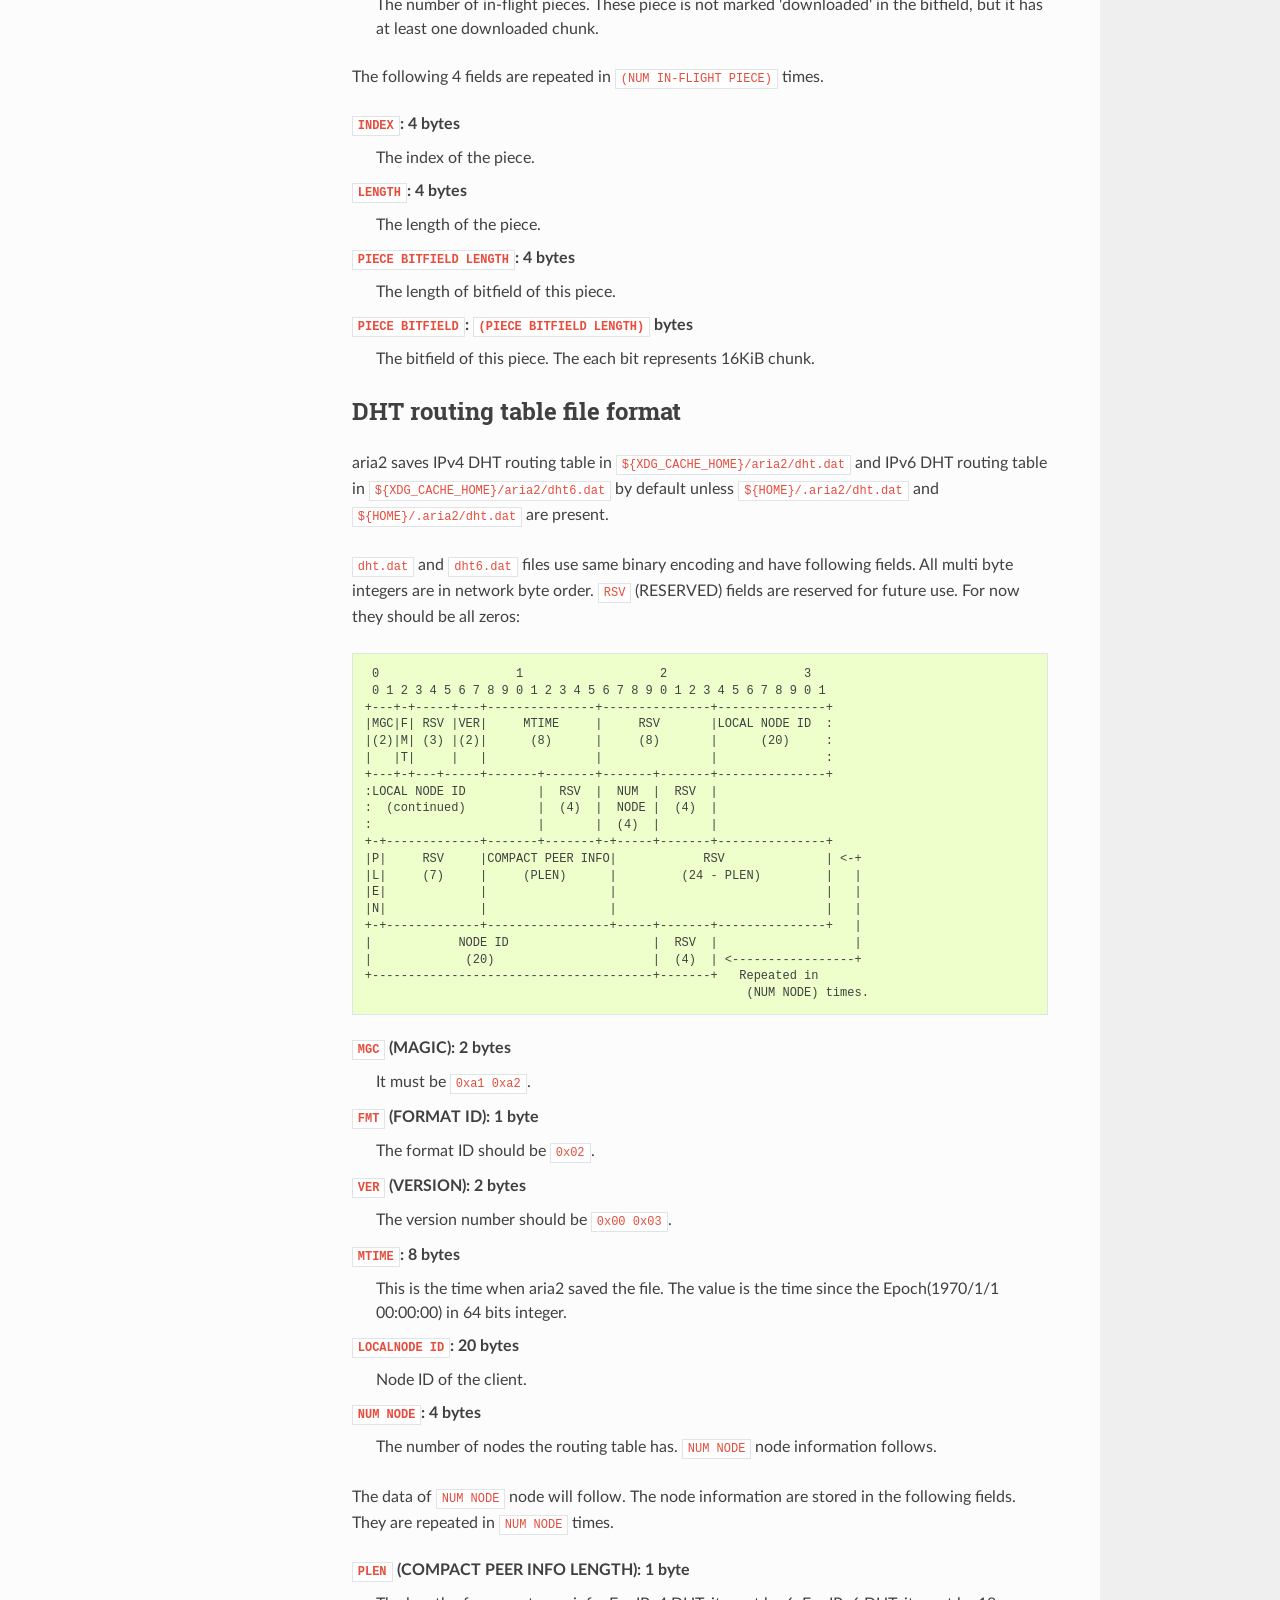
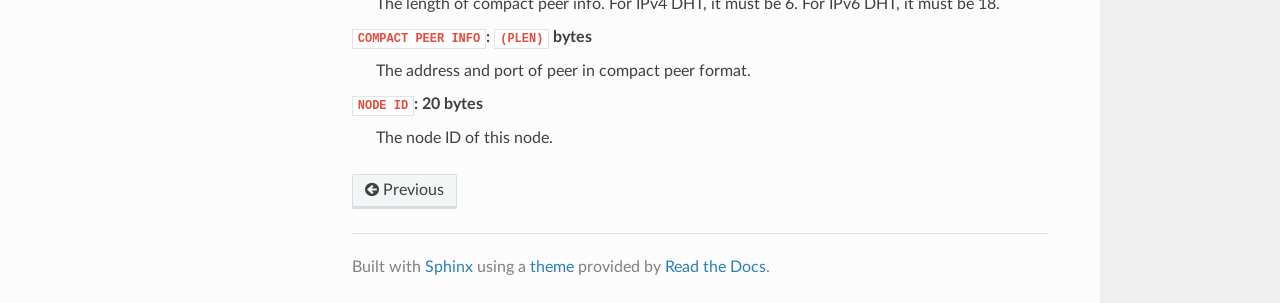
<file: manual/en/html/technical-notes.html>
<!DOCTYPE html>
<html class="writer-html5" lang="en">
<head>
  <meta charset="utf-8" /><meta name="generator" content="Docutils 0.19: https://docutils.sourceforge.io/" />

  <meta name="viewport" content="width=device-width, initial-scale=1.0" />
  <title>Technical Notes &mdash; aria2 1.37.0 documentation</title>
      <link rel="stylesheet" type="text/css" href="_static/pygments.css" />
      <link rel="stylesheet" type="text/css" href="_static/css/theme.css" />

  
  <!--[if lt IE 9]>
    <script src="_static/js/html5shiv.min.js"></script>
  <![endif]-->
  
        <script data-url_root="./" id="documentation_options" src="_static/documentation_options.js"></script>
        <script src="_static/jquery.js"></script>
        <script src="_static/underscore.js"></script>
        <script src="_static/_sphinx_javascript_frameworks_compat.js"></script>
        <script src="_static/doctools.js"></script>
        <script src="_static/sphinx_highlight.js"></script>
    <script src="_static/js/theme.js"></script>
    <link rel="index" title="Index" href="genindex.html" />
    <link rel="search" title="Search" href="search.html" />
    <link rel="prev" title="libaria2: C++ library interface to aria2" href="libaria2.html" /> 
</head>

<body class="wy-body-for-nav"> 
  <div class="wy-grid-for-nav">
    <nav data-toggle="wy-nav-shift" class="wy-nav-side">
      <div class="wy-side-scroll">
        <div class="wy-side-nav-search" >

          
          
          <a href="index.html" class="icon icon-home">
            aria2
          </a>
              <div class="version">
                1.37.0
              </div>
<div role="search">
  <form id="rtd-search-form" class="wy-form" action="search.html" method="get">
    <input type="text" name="q" placeholder="Search docs" aria-label="Search docs" />
    <input type="hidden" name="check_keywords" value="yes" />
    <input type="hidden" name="area" value="default" />
  </form>
</div>
        </div><div class="wy-menu wy-menu-vertical" data-spy="affix" role="navigation" aria-label="Navigation menu">
              <ul class="current">
<li class="toctree-l1"><a class="reference internal" href="aria2c.html">aria2c(1)</a></li>
<li class="toctree-l1"><a class="reference internal" href="README.html">aria2 - The ultra fast download utility</a></li>
<li class="toctree-l1"><a class="reference internal" href="libaria2.html">libaria2: C++ library interface to aria2</a></li>
<li class="toctree-l1 current"><a class="current reference internal" href="#">Technical Notes</a><ul>
<li class="toctree-l2"><a class="reference internal" href="#control-file-aria2-format">Control File (*.aria2) Format</a></li>
<li class="toctree-l2"><a class="reference internal" href="#dht-routing-table-file-format">DHT routing table file format</a></li>
</ul>
</li>
</ul>

        </div>
      </div>
    </nav>

    <section data-toggle="wy-nav-shift" class="wy-nav-content-wrap"><nav class="wy-nav-top" aria-label="Mobile navigation menu" >
          <i data-toggle="wy-nav-top" class="fa fa-bars"></i>
          <a href="index.html">aria2</a>
      </nav>

      <div class="wy-nav-content">
        <div class="rst-content">
          <div role="navigation" aria-label="Page navigation">
  <ul class="wy-breadcrumbs">
      <li><a href="index.html" class="icon icon-home" aria-label="Home"></a></li>
      <li class="breadcrumb-item active">Technical Notes</li>
      <li class="wy-breadcrumbs-aside">
            <a href="_sources/technical-notes.rst.txt" rel="nofollow"> View page source</a>
      </li>
  </ul>
  <hr/>
</div>
          <div role="main" class="document" itemscope="itemscope" itemtype="http://schema.org/Article">
           <div itemprop="articleBody">
             
  <section id="technical-notes">
<h1>Technical Notes<a class="headerlink" href="#technical-notes" title="Permalink to this heading">¶</a></h1>
<p>This document describes additional technical information of aria2. The
expected audience is developers.</p>
<section id="control-file-aria2-format">
<h2>Control File (*.aria2) Format<a class="headerlink" href="#control-file-aria2-format" title="Permalink to this heading">¶</a></h2>
<p>The control file uses a binary format to store progress information of
a download. Here is the diagram for each field:</p>
<div class="highlight-text notranslate"><div class="highlight"><pre><span></span> 0                   1                   2                   3
 0 1 2 3 4 5 6 7 8 9 0 1 2 3 4 5 6 7 8 9 0 1 2 3 4 5 6 7 8 9 0 1
+---+-------+-------+-------------------------------------------+
|VER|  EXT  |INFO   |INFO HASH ...                              |
|(2)|  (4)  |HASH   | (INFO HASH LENGTH)                        |
|   |       |LENGTH |                                           |
|   |       |  (4)  |                                           |
+---+---+---+-------+---+---------------+-------+---------------+
|PIECE  |TOTAL LENGTH   |UPLOAD LENGTH  |BIT-   |BITFIELD ...   |
|LENGTH |     (8)       |     (8)       |FIELD  | (BITFIELD     |
|  (4)  |               |               |LENGTH |  LENGTH)      |
|       |               |               |  (4)  |               |
+-------+-------+-------+-------+-------+-------+---------------+
|NUM    |INDEX  |LENGTH |PIECE  |PIECE BITFIELD ...             |
|IN-    |  (4)  |  (4)  |BIT-   | (PIECE BITFIELD LENGTH)       |
|FLIGHT |       |       |FIELD  |                               |
|PIECE  |       |       |LENGTH |                               |
|  (4)  |       |       |  (4)  |                               |
+-------+-------+-------+-------+-------------------------------+

        ^                                                       ^
        |                                                       |
        +-------------------------------------------------------+
                Repeated in (NUM IN-FLIGHT) PIECE times
</pre></div>
</div>
<dl class="simple">
<dt><code class="docutils literal notranslate"><span class="pre">VER</span></code> (VERSION): 2 bytes</dt><dd><p>Should be either version 0(0x0000) or version 1(0x0001).  In
version 1, all multi-byte integers are saved in network byte
order(big endian).  In version 0, all multi-byte integers are saved
in host byte order.  aria2 1.4.1 can read both versions and only
writes a control file in version 1 format.  version 0 support will
be disappear in the future version.</p>
</dd>
<dt><code class="docutils literal notranslate"><span class="pre">EXT</span></code> (EXTENSION): 4 bytes</dt><dd><p>If LSB is 1(i.e. <code class="docutils literal notranslate"><span class="pre">EXT[3]&amp;1</span> <span class="pre">==</span> <span class="pre">1</span></code>), aria2 checks whether the saved
InfoHash and current downloading one are the same. If they are not
the same, an exception is thrown. This is called &quot;infoHashCheck&quot;
extension.</p>
</dd>
<dt><code class="docutils literal notranslate"><span class="pre">INFO</span> <span class="pre">HASH</span> <span class="pre">LENGTH</span></code>: 4 bytes</dt><dd><p>The length of InfoHash that is located after this field. If
&quot;infoHashCheck&quot; extension is enabled, if this value is 0, then an
exception is thrown. For http/ftp downloads, this value should be
0.</p>
</dd>
<dt><code class="docutils literal notranslate"><span class="pre">INFO</span> <span class="pre">HASH</span></code>: <code class="docutils literal notranslate"><span class="pre">(INFO</span> <span class="pre">HASH</span> <span class="pre">LENGTH)</span></code> bytes</dt><dd><p>BitTorrent InfoHash.</p>
</dd>
<dt><code class="docutils literal notranslate"><span class="pre">PIECE</span> <span class="pre">LENGTH</span></code>: 4 bytes</dt><dd><p>The length of the piece.</p>
</dd>
<dt><code class="docutils literal notranslate"><span class="pre">TOTAL</span> <span class="pre">LENGTH</span></code>: 8 bytes</dt><dd><p>The total length of the download.</p>
</dd>
<dt><code class="docutils literal notranslate"><span class="pre">UPLOAD</span> <span class="pre">LENGTH</span></code>: 8 bytes</dt><dd><p>The uploaded length in this download.</p>
</dd>
<dt><code class="docutils literal notranslate"><span class="pre">BITFIELD</span> <span class="pre">LENGTH</span></code>: 4 bytes</dt><dd><p>The length of bitfield.</p>
</dd>
<dt><code class="docutils literal notranslate"><span class="pre">BITFIELD</span></code>: <code class="docutils literal notranslate"><span class="pre">(BITFIELD</span> <span class="pre">LENGTH)</span></code> bytes</dt><dd><p>This is the bitfield which represents current download progress.</p>
</dd>
<dt><code class="docutils literal notranslate"><span class="pre">NUM</span> <span class="pre">IN-FLIGHT</span> <span class="pre">PIECE</span></code>: 4 bytes</dt><dd><p>The number of in-flight pieces. These piece is not marked
'downloaded' in the bitfield, but it has at least one downloaded
chunk.</p>
</dd>
</dl>
<p>The following 4 fields are repeated in <code class="docutils literal notranslate"><span class="pre">(NUM</span> <span class="pre">IN-FLIGHT</span> <span class="pre">PIECE)</span></code>
times.</p>
<dl class="simple">
<dt><code class="docutils literal notranslate"><span class="pre">INDEX</span></code>: 4 bytes</dt><dd><p>The index of the piece.</p>
</dd>
<dt><code class="docutils literal notranslate"><span class="pre">LENGTH</span></code>: 4 bytes</dt><dd><p>The length of the piece.</p>
</dd>
<dt><code class="docutils literal notranslate"><span class="pre">PIECE</span> <span class="pre">BITFIELD</span> <span class="pre">LENGTH</span></code>: 4 bytes</dt><dd><p>The length of bitfield of this piece.</p>
</dd>
<dt><code class="docutils literal notranslate"><span class="pre">PIECE</span> <span class="pre">BITFIELD</span></code>: <code class="docutils literal notranslate"><span class="pre">(PIECE</span> <span class="pre">BITFIELD</span> <span class="pre">LENGTH)</span></code> bytes</dt><dd><p>The bitfield of this piece. The each bit represents 16KiB chunk.</p>
</dd>
</dl>
</section>
<section id="dht-routing-table-file-format">
<h2>DHT routing table file format<a class="headerlink" href="#dht-routing-table-file-format" title="Permalink to this heading">¶</a></h2>
<p>aria2 saves IPv4 DHT routing table in
<code class="docutils literal notranslate"><span class="pre">${XDG_CACHE_HOME}/aria2/dht.dat</span></code> and IPv6 DHT routing table in
<code class="docutils literal notranslate"><span class="pre">${XDG_CACHE_HOME}/aria2/dht6.dat</span></code> by default unless
<code class="docutils literal notranslate"><span class="pre">${HOME}/.aria2/dht.dat</span></code> and <code class="docutils literal notranslate"><span class="pre">${HOME}/.aria2/dht.dat</span></code> are present.</p>
<p><code class="docutils literal notranslate"><span class="pre">dht.dat</span></code> and <code class="docutils literal notranslate"><span class="pre">dht6.dat</span></code> files use same binary encoding and have
following fields. All multi byte integers are in network byte
order. <code class="docutils literal notranslate"><span class="pre">RSV</span></code> (RESERVED) fields are reserved for future use. For now
they should be all zeros:</p>
<div class="highlight-text notranslate"><div class="highlight"><pre><span></span> 0                   1                   2                   3
 0 1 2 3 4 5 6 7 8 9 0 1 2 3 4 5 6 7 8 9 0 1 2 3 4 5 6 7 8 9 0 1
+---+-+-----+---+---------------+---------------+---------------+
|MGC|F| RSV |VER|     MTIME     |     RSV       |LOCAL NODE ID  :
|(2)|M| (3) |(2)|      (8)      |     (8)       |      (20)     :
|   |T|     |   |               |               |               :
+---+-+---+-----+-------+-------+-------+-------+---------------+
:LOCAL NODE ID          |  RSV  |  NUM  |  RSV  |
:  (continued)          |  (4)  |  NODE |  (4)  |
:                       |       |  (4)  |       |
+-+-------------+-------+-------+-+-----+-------+---------------+
|P|     RSV     |COMPACT PEER INFO|            RSV              | &lt;-+
|L|     (7)     |     (PLEN)      |         (24 - PLEN)         |   |
|E|             |                 |                             |   |
|N|             |                 |                             |   |
+-+-------------+-----------------+-----+-------+---------------+   |
|            NODE ID                    |  RSV  |                   |
|             (20)                      |  (4)  | &lt;-----------------+
+---------------------------------------+-------+   Repeated in
                                                     (NUM NODE) times.
</pre></div>
</div>
<dl class="simple">
<dt><code class="docutils literal notranslate"><span class="pre">MGC</span></code> (MAGIC): 2 bytes</dt><dd><p>It must be <code class="docutils literal notranslate"><span class="pre">0xa1</span> <span class="pre">0xa2</span></code>.</p>
</dd>
<dt><code class="docutils literal notranslate"><span class="pre">FMT</span></code> (FORMAT ID): 1 byte</dt><dd><p>The format ID should be <code class="docutils literal notranslate"><span class="pre">0x02</span></code>.</p>
</dd>
<dt><code class="docutils literal notranslate"><span class="pre">VER</span></code> (VERSION): 2 bytes</dt><dd><p>The version number should be <code class="docutils literal notranslate"><span class="pre">0x00</span> <span class="pre">0x03</span></code>.</p>
</dd>
<dt><code class="docutils literal notranslate"><span class="pre">MTIME</span></code>: 8 bytes</dt><dd><p>This is the time when aria2 saved the file.  The value is the time
since the Epoch(1970/1/1 00:00:00) in 64 bits integer.</p>
</dd>
<dt><code class="docutils literal notranslate"><span class="pre">LOCALNODE</span> <span class="pre">ID</span></code>: 20 bytes</dt><dd><p>Node ID of the client.</p>
</dd>
<dt><code class="docutils literal notranslate"><span class="pre">NUM</span> <span class="pre">NODE</span></code>: 4 bytes</dt><dd><p>The number of nodes the routing table has. <code class="docutils literal notranslate"><span class="pre">NUM</span> <span class="pre">NODE</span></code> node
information follows.</p>
</dd>
</dl>
<p>The data of <code class="docutils literal notranslate"><span class="pre">NUM</span> <span class="pre">NODE</span></code> node will follow.  The node information are
stored in the following fields.  They are repeated in <code class="docutils literal notranslate"><span class="pre">NUM</span> <span class="pre">NODE</span></code>
times.</p>
<dl class="simple">
<dt><code class="docutils literal notranslate"><span class="pre">PLEN</span></code> (COMPACT PEER INFO LENGTH): 1 byte</dt><dd><p>The length of compact peer info. For IPv4 DHT, it must be 6. For
IPv6 DHT, it must be 18.</p>
</dd>
<dt><code class="docutils literal notranslate"><span class="pre">COMPACT</span> <span class="pre">PEER</span> <span class="pre">INFO</span></code>: <code class="docutils literal notranslate"><span class="pre">(PLEN)</span></code> bytes</dt><dd><p>The address and port of peer in compact peer format.</p>
</dd>
<dt><code class="docutils literal notranslate"><span class="pre">NODE</span> <span class="pre">ID</span></code>: 20 bytes</dt><dd><p>The node ID of this node.</p>
</dd>
</dl>
</section>
</section>


           </div>
          </div>
          <footer><div class="rst-footer-buttons" role="navigation" aria-label="Footer">
        <a href="libaria2.html" class="btn btn-neutral float-left" title="libaria2: C++ library interface to aria2" accesskey="p" rel="prev"><span class="fa fa-arrow-circle-left" aria-hidden="true"></span> Previous</a>
    </div>

  <hr/>

  <div role="contentinfo">
    <p></p>
  </div>

  Built with <a href="https://www.sphinx-doc.org/">Sphinx</a> using a
    <a href="https://github.com/readthedocs/sphinx_rtd_theme">theme</a>
    provided by <a href="https://readthedocs.org">Read the Docs</a>.
   

</footer>
        </div>
      </div>
    </section>
  </div>
  <script>
      jQuery(function () {
          SphinxRtdTheme.Navigation.enable(true);
      });
  </script> 

</body>
</html>
</file>
<file: stylesheets/screen.css>
html,body,div,span,applet,object,iframe,h1,h2,h3,h4,h5,h6,p,blockquote,pre,a,abbr,acronym,address,big,cite,code,del,dfn,em,img,ins,kbd,q,s,samp,small,strike,strong,sub,sup,tt,var,b,u,i,center,dl,dt,dd,ol,ul,li,fieldset,form,label,legend,table,caption,tbody,tfoot,thead,tr,th,td,article,aside,canvas,details,embed,figure,figcaption,footer,header,hgroup,menu,nav,output,ruby,section,summary,time,mark,audio,video{margin:0;padding:0;border:0;font:inherit;font-size:100%;vertical-align:baseline}html{line-height:1}ol,ul{list-style:none}table{border-collapse:collapse;border-spacing:0}caption,th,td{text-align:left;font-weight:normal;vertical-align:middle}q,blockquote{quotes:none}q:before,q:after,blockquote:before,blockquote:after{content:"";content:none}a img{border:none}article,aside,details,figcaption,figure,footer,header,hgroup,main,menu,nav,section,summary{display:block}a{color:#1863a1}a:visited{color:#751590}a:focus{color:#0181eb}a:hover{color:#0181eb}a:active{color:#01579f}aside.sidebar a{color:#222}aside.sidebar a:focus{color:#0181eb}aside.sidebar a:hover{color:#0181eb}aside.sidebar a:active{color:#01579f}a{-moz-transition:color 0.3s;-o-transition:color 0.3s;-webkit-transition:color 0.3s;transition:color 0.3s}html{background:#252525 url('/images/line-tile.png?1451203349') top left}body>div{background:#f2f2f2 url('/images/noise.png?1451203349') top left;border-bottom:1px solid #bfbfbf}body>div>div{background:#f8f8f8 url('/images/noise.png?1451203349') top left;border-right:1px solid #e0e0e0}.heading,body>header h1,h1,h2,h3,h4,h5,h6{font-family:"PT Serif","Georgia","Helvetica Neue",Arial,sans-serif}.sans,body>header h2,article header p.meta,article>footer,#content .blog-index footer,html .gist .gist-file .gist-meta,#blog-archives a.category,#blog-archives time,aside.sidebar section,body>footer{font-family:"PT Sans","Helvetica Neue",Arial,sans-serif}.serif,body,#content .blog-index a[rel=full-article]{font-family:"PT Serif",Georgia,Times,"Times New Roman",serif}.mono,pre,code,tt,p code,li code{font-family:Menlo,Monaco,"Andale Mono","lucida console","Courier New",monospace}body>header h1{font-size:2.2em;font-family:"PT Serif","Georgia","Helvetica Neue",Arial,sans-serif;font-weight:normal;line-height:1.2em;margin-bottom:0.6667em}body>header h2{font-family:"PT Serif","Georgia","Helvetica Neue",Arial,sans-serif}body{line-height:1.5em;color:#222}h1{font-size:2.2em;line-height:1.2em}@media only screen and (min-width: 992px){body{font-size:1.15em}h1{font-size:2.6em;line-height:1.2em}}h1,h2,h3,h4,h5,h6{text-rendering:optimizelegibility;margin-bottom:1em;font-weight:bold}h2,section h1{font-size:1.5em}h3,section h2,section section h1{font-size:1.3em}h4,section h3,section section h2,section section section h1{font-size:1em}h5,section h4,section section h3{font-size:.9em}h6,section h5,section section h4,section section section h3{font-size:.8em}p,article blockquote,ul,ol{margin-bottom:1.5em}ul{list-style-type:disc}ul ul{list-style-type:circle;margin-bottom:0px}ul ul ul{list-style-type:square;margin-bottom:0px}ol{list-style-type:decimal}ol ol{list-style-type:lower-alpha;margin-bottom:0px}ol ol ol{list-style-type:lower-roman;margin-bottom:0px}ul,ul ul,ul ol,ol,ol ul,ol ol{margin-left:1.3em}ul ul,ul ol,ol ul,ol ol{margin-bottom:0em}strong{font-weight:bold}em{font-style:italic}sup,sub{font-size:0.75em;position:relative;display:inline-block;padding:0 .2em;line-height:.8em}sup{top:-.5em}sub{bottom:-.5em}a[rev='footnote']{font-size:.75em;padding:0 .3em;line-height:1}q{font-style:italic}q:before{content:"\201C"}q:after{content:"\201D"}em,dfn{font-style:italic}strong,dfn{font-weight:bold}del,s{text-decoration:line-through}abbr,acronym{border-bottom:1px dotted;cursor:help}hr{margin-bottom:0.2em}small{font-size:.8em}big{font-size:1.2em}article blockquote{font-style:italic;position:relative;font-size:1.2em;line-height:1.5em;padding-left:1em;border-left:4px solid rgba(170,170,170,0.5)}article blockquote cite{font-style:italic}article blockquote cite a{color:#aaa !important;word-wrap:break-word}article blockquote cite:before{content:'\2014';padding-right:.3em;padding-left:.3em;color:#aaa}@media only screen and (min-width: 992px){article blockquote{padding-left:1.5em;border-left-width:4px}}.pullquote-right:before,.pullquote-left:before{padding:0;border:none;content:attr(data-pullquote);float:right;width:45%;margin:.5em 0 1em 1.5em;position:relative;top:7px;font-size:1.4em;line-height:1.45em}.pullquote-left:before{float:left;margin:.5em 1.5em 1em 0}.force-wrap,article a,aside.sidebar a{white-space:-moz-pre-wrap;white-space:-pre-wrap;white-space:-o-pre-wrap;white-space:pre-wrap;word-wrap:break-word}.group,body>header,body>nav,body>footer,body #content>article,body #content>div>article,body #content>div>section,body div.pagination,aside.sidebar,#main,#content,.sidebar{*zoom:1}.group:after,body>header:after,body>nav:after,body>footer:after,body #content>article:after,body #content>div>article:after,body #content>div>section:after,body div.pagination:after,#main:after,#content:after,.sidebar:after{content:"";display:table;clear:both}body{-webkit-text-size-adjust:none;max-width:1200px;position:relative;margin:0 auto}body>header,body>nav,body>footer,body #content>article,body #content>div>article,body #content>div>section{padding-left:18px;padding-right:18px}@media only screen and (min-width: 480px){body>header,body>nav,body>footer,body #content>article,body #content>div>article,body #content>div>section{padding-left:25px;padding-right:25px}}@media only screen and (min-width: 768px){body>header,body>nav,body>footer,body #content>article,body #content>div>article,body #content>div>section{padding-left:35px;padding-right:35px}}@media only screen and (min-width: 992px){body>header,body>nav,body>footer,body #content>article,body #content>div>article,body #content>div>section{padding-left:55px;padding-right:55px}}body div.pagination{margin-left:18px;margin-right:18px}@media only screen and (min-width: 480px){body div.pagination{margin-left:25px;margin-right:25px}}@media only screen and (min-width: 768px){body div.pagination{margin-left:35px;margin-right:35px}}@media only screen and (min-width: 992px){body div.pagination{margin-left:55px;margin-right:55px}}body>header{font-size:1em;padding-top:1.5em;padding-bottom:1.5em}#content{overflow:hidden}#content>div,#content>article{width:100%}aside.sidebar{float:none;padding:0 18px 1px;background-color:#f7f7f7;border-top:1px solid #e0e0e0}.flex-content,article img,article video,article .flash-video,aside.sidebar img{max-width:100%;height:auto}.basic-alignment.left,article img.left,article video.left,article .left.flash-video,aside.sidebar img.left{float:left;margin-right:1.5em}.basic-alignment.right,article img.right,article video.right,article .right.flash-video,aside.sidebar img.right{float:right;margin-left:1.5em}.basic-alignment.center,article img.center,article video.center,article .center.flash-video,aside.sidebar img.center{display:block;margin:0 auto 1.5em}.basic-alignment.left,article img.left,article video.left,article .left.flash-video,aside.sidebar img.left,.basic-alignment.right,article img.right,article video.right,article .right.flash-video,aside.sidebar img.right{margin-bottom:.8em}.toggle-sidebar,.no-sidebar .toggle-sidebar{display:none}@media only screen and (min-width: 750px){body.sidebar-footer aside.sidebar{float:none;width:auto;clear:left;margin:0;padding:0 35px 1px;background-color:#f7f7f7;border-top:1px solid #eaeaea}body.sidebar-footer aside.sidebar section.odd,body.sidebar-footer aside.sidebar section.even{float:left;width:48%}body.sidebar-footer aside.sidebar section.odd{margin-left:0}body.sidebar-footer aside.sidebar section.even{margin-left:4%}body.sidebar-footer aside.sidebar.thirds section{width:30%;margin-left:5%}body.sidebar-footer aside.sidebar.thirds section.first{margin-left:0;clear:both}}body.sidebar-footer #content{margin-right:0px}body.sidebar-footer .toggle-sidebar{display:none}@media only screen and (min-width: 550px){body>header{font-size:1em}}@media only screen and (min-width: 750px){aside.sidebar{float:none;width:auto;clear:left;margin:0;padding:0 35px 1px;background-color:#f7f7f7;border-top:1px solid #eaeaea}aside.sidebar section.odd,aside.sidebar section.even{float:left;width:48%}aside.sidebar section.odd{margin-left:0}aside.sidebar section.even{margin-left:4%}aside.sidebar.thirds section{width:30%;margin-left:5%}aside.sidebar.thirds section.first{margin-left:0;clear:both}}@media only screen and (min-width: 768px){body{-webkit-text-size-adjust:auto}body>header{font-size:1.2em}#main{padding:0;margin:0 auto}#content{overflow:visible;margin-right:240px;position:relative}.no-sidebar #content{margin-right:0;border-right:0}.collapse-sidebar #content{margin-right:20px}#content>div,#content>article{padding-top:17.5px;padding-bottom:17.5px;float:left}aside.sidebar{width:210px;padding:0 15px 15px;background:none;clear:none;float:left;margin:0 -100% 0 0}aside.sidebar section{width:auto;margin-left:0}aside.sidebar section.odd,aside.sidebar section.even{float:none;width:auto;margin-left:0}.collapse-sidebar aside.sidebar{float:none;width:auto;clear:left;margin:0;padding:0 35px 1px;background-color:#f7f7f7;border-top:1px solid #eaeaea}.collapse-sidebar aside.sidebar section.odd,.collapse-sidebar aside.sidebar section.even{float:left;width:48%}.collapse-sidebar aside.sidebar section.odd{margin-left:0}.collapse-sidebar aside.sidebar section.even{margin-left:4%}.collapse-sidebar aside.sidebar.thirds section{width:30%;margin-left:5%}.collapse-sidebar aside.sidebar.thirds section.first{margin-left:0;clear:both}}@media only screen and (min-width: 992px){body>header{font-size:1.3em}#content{margin-right:300px}#content>div,#content>article{padding-top:27.5px;padding-bottom:27.5px}aside.sidebar{width:260px;padding:1.2em 20px 20px}.collapse-sidebar aside.sidebar{padding-left:55px;padding-right:55px}}@media only screen and (min-width: 768px){ul,ol{margin-left:0}}body>header{background:#333}body>header h1{display:inline-block;margin:0}body>header h1 a,body>header h1 a:visited,body>header h1 a:hover{color:#f2f2f2;text-decoration:none}body>header h2{margin:.2em 0 0;font-size:1em;color:#aaa;font-weight:normal}body>nav{position:relative;background-color:#ccc;background:url('/images/noise.png?1451203349'),url('[data-uri]');background:url('/images/noise.png?1451203349'),-webkit-gradient(linear, 50% 0%, 50% 100%, color-stop(0%, #e0e0e0),color-stop(50%, #cccccc),color-stop(100%, #b0b0b0));background:url('/images/noise.png?1451203349'),-moz-linear-gradient(#e0e0e0,#cccccc,#b0b0b0);background:url('/images/noise.png?1451203349'),-webkit-linear-gradient(#e0e0e0,#cccccc,#b0b0b0);background:url('/images/noise.png?1451203349'),linear-gradient(#e0e0e0,#cccccc,#b0b0b0);border-top:1px solid #f2f2f2;border-bottom:1px solid #8c8c8c;padding-top:.35em;padding-bottom:.35em}body>nav form{-moz-background-clip:padding;-o-background-clip:padding-box;-webkit-background-clip:padding;background-clip:padding-box;margin:0;padding:0}body>nav form .search{padding:.3em .5em 0;font-size:.85em;font-family:"PT Sans","Helvetica Neue",Arial,sans-serif;line-height:1.1em;width:95%;-moz-border-radius:0.5em;-webkit-border-radius:0.5em;border-radius:0.5em;-moz-background-clip:padding;-o-background-clip:padding-box;-webkit-background-clip:padding;background-clip:padding-box;-moz-box-shadow:#d1d1d1 0 1px;-webkit-box-shadow:#d1d1d1 0 1px;box-shadow:#d1d1d1 0 1px;background-color:#f2f2f2;border:1px solid #b3b3b3;color:#888}body>nav form .search:focus{color:#444;border-color:#80b1df;-moz-box-shadow:#80b1df 0 0 4px,#80b1df 0 0 3px inset;-webkit-box-shadow:#80b1df 0 0 4px,#80b1df 0 0 3px inset;box-shadow:#80b1df 0 0 4px,#80b1df 0 0 3px inset;background-color:#fff;outline:none}body>nav fieldset[role=search]{float:right;width:48%}body>nav fieldset.mobile-nav{float:left;width:48%}body>nav fieldset.mobile-nav select{width:100%;font-size:.8em;border:1px solid #888}body>nav ul{display:none}@media only screen and (min-width: 550px){body>nav{font-size:.9em}body>nav ul{margin:0;padding:0;border:0;overflow:hidden;*zoom:1;float:left;display:block;padding-top:.15em}body>nav ul li{list-style-image:none;list-style-type:none;margin-left:0;white-space:nowrap;float:left;padding-left:0;padding-right:0}body>nav ul li:first-child{padding-left:0}body>nav ul li:last-child{padding-right:0}body>nav ul li.last{padding-right:0}body>nav ul.subscription{margin-left:.8em;float:right}body>nav ul.subscription li:last-child a{padding-right:0}body>nav ul li{margin:0}body>nav a{color:#6b6b6b;font-family:"PT Sans","Helvetica Neue",Arial,sans-serif;text-shadow:#ebebeb 0 1px;float:left;text-decoration:none;font-size:1.1em;padding:.1em 0;line-height:1.5em}body>nav a:visited{color:#6b6b6b}body>nav a:hover{color:#2b2b2b}body>nav li+li{border-left:1px solid #b0b0b0;margin-left:.8em}body>nav li+li a{padding-left:.8em;border-left:1px solid #dedede}body>nav form{float:right;text-align:left;padding-left:.8em;width:175px}body>nav form .search{width:93%;font-size:.95em;line-height:1.2em}body>nav ul[data-subscription$=email]+form{width:97px}body>nav ul[data-subscription$=email]+form .search{width:91%}body>nav fieldset.mobile-nav{display:none}body>nav fieldset[role=search]{width:99%}}@media only screen and (min-width: 992px){body>nav form{width:215px}body>nav ul[data-subscription$=email]+form{width:147px}}.no-placeholder body>nav .search{background:#f2f2f2 url('/images/search.png?1451203349') 0.3em 0.25em no-repeat;text-indent:1.3em}@media only screen and (min-width: 550px){.maskImage body>nav ul[data-subscription$=email]+form{width:123px}}@media only screen and (min-width: 992px){.maskImage body>nav ul[data-subscription$=email]+form{width:173px}}.maskImage ul.subscription{position:relative;top:.2em}.maskImage ul.subscription li,.maskImage ul.subscription a{border:0;padding:0}.maskImage a[rel=subscribe-rss]{position:relative;top:0px;text-indent:-999999em;background-color:#dedede;border:0;padding:0}.maskImage a[rel=subscribe-rss],.maskImage a[rel=subscribe-rss]:after{-webkit-mask-image:url('/images/rss.png?1451203349');-moz-mask-image:url('/images/rss.png?1451203349');-ms-mask-image:url('/images/rss.png?1451203349');-o-mask-image:url('/images/rss.png?1451203349');mask-image:url('/images/rss.png?1451203349');-webkit-mask-repeat:no-repeat;-moz-mask-repeat:no-repeat;-ms-mask-repeat:no-repeat;-o-mask-repeat:no-repeat;mask-repeat:no-repeat;width:22px;height:22px}.maskImage a[rel=subscribe-rss]:after{content:"";position:absolute;top:-1px;left:0;background-color:#ababab}.maskImage a[rel=subscribe-rss]:hover:after{background-color:#9e9e9e}.maskImage a[rel=subscribe-email]{position:relative;top:0px;text-indent:-999999em;background-color:#dedede;border:0;padding:0}.maskImage a[rel=subscribe-email],.maskImage a[rel=subscribe-email]:after{-webkit-mask-image:url('/images/email.png?1451203349');-moz-mask-image:url('/images/email.png?1451203349');-ms-mask-image:url('/images/email.png?1451203349');-o-mask-image:url('/images/email.png?1451203349');mask-image:url('/images/email.png?1451203349');-webkit-mask-repeat:no-repeat;-moz-mask-repeat:no-repeat;-ms-mask-repeat:no-repeat;-o-mask-repeat:no-repeat;mask-repeat:no-repeat;width:28px;height:22px}.maskImage a[rel=subscribe-email]:after{content:"";position:absolute;top:-1px;left:0;background-color:#ababab}.maskImage a[rel=subscribe-email]:hover:after{background-color:#9e9e9e}article{padding-top:1em}article header{position:relative;padding-top:2em;padding-bottom:1em;margin-bottom:1em;background:url('[data-uri]') bottom left repeat-x}article header h1{margin:0}article header h1 a{text-decoration:none}article header h1 a:hover{text-decoration:underline}article header p{font-size:.9em;color:#aaa;margin:0}article header p.meta{text-transform:uppercase;position:absolute;top:0}@media only screen and (min-width: 768px){article header{margin-bottom:1.5em;padding-bottom:1em;background:url('[data-uri]') bottom left repeat-x}}article h2{padding-top:0.8em;background:url('[data-uri]') top left repeat-x}.entry-content article h2:first-child,article header+h2{padding-top:0}article h2:first-child,article header+h2{background:none}article .feature{padding-top:.5em;margin-bottom:1em;padding-bottom:1em;background:url('[data-uri]') bottom left repeat-x;font-size:2.0em;font-style:italic;line-height:1.3em}article img,article video,article .flash-video{-moz-border-radius:0.3em;-webkit-border-radius:0.3em;border-radius:0.3em;-moz-box-shadow:rgba(0,0,0,0.15) 0 1px 4px;-webkit-box-shadow:rgba(0,0,0,0.15) 0 1px 4px;box-shadow:rgba(0,0,0,0.15) 0 1px 4px;-moz-box-sizing:border-box;-webkit-box-sizing:border-box;box-sizing:border-box;border:#fff 0.5em solid}article video,article .flash-video{margin:0 auto 1.5em}article video{display:block;width:100%}article .flash-video>div{position:relative;display:block;padding-bottom:56.25%;padding-top:1px;height:0;overflow:hidden}article .flash-video>div iframe,article .flash-video>div object,article .flash-video>div embed{position:absolute;top:0;left:0;width:100%;height:100%}article>footer{padding-bottom:2.5em;margin-top:2em}article>footer p.meta{margin-bottom:.8em;font-size:.85em;clear:both;overflow:hidden}.blog-index article+article{background:url('[data-uri]') top left repeat-x}#content .blog-index{padding-top:0;padding-bottom:0}#content .blog-index article{padding-top:2em}#content .blog-index article header{background:none;padding-bottom:0}#content .blog-index article h1{font-size:2.2em}#content .blog-index article h1 a{color:inherit}#content .blog-index article h1 a:hover{color:#0181eb}#content .blog-index a[rel=full-article]{background:#ebebeb;display:inline-block;padding:.4em .8em;margin-right:.5em;text-decoration:none;color:#666;-moz-transition:background-color 0.5s;-o-transition:background-color 0.5s;-webkit-transition:background-color 0.5s;transition:background-color 0.5s}#content .blog-index a[rel=full-article]:hover{background:#0181eb;text-shadow:none;color:#f8f8f8}#content .blog-index footer{margin-top:1em}.separator,article>footer .byline+time:before,article>footer time+time:before,article>footer .comments:before,article>footer .byline ~ .categories:before{content:"\2022 ";padding:0 .4em 0 .2em;display:inline-block}#content div.pagination{text-align:center;font-size:.95em;position:relative;background:url('[data-uri]') top left repeat-x;padding-top:1.5em;padding-bottom:1.5em}#content div.pagination a{text-decoration:none;color:#aaa}#content div.pagination a.prev{position:absolute;left:0}#content div.pagination a.next{position:absolute;right:0}#content div.pagination a:hover{color:#0181eb}#content div.pagination a[href*=archive]:before,#content div.pagination a[href*=archive]:after{content:'\2014';padding:0 .3em}p.meta+.sharing{padding-top:1em;padding-left:0;background:url('[data-uri]') top left repeat-x}#fb-root{display:none}.highlight,html .gist .gist-file .gist-syntax .gist-highlight{border:1px solid #05232b !important}.highlight table td.code,html .gist .gist-file .gist-syntax .gist-highlight table td.code{width:100%}.highlight .line-numbers,html .gist .gist-file .gist-syntax .highlight .line_numbers{text-align:right;font-size:13px;line-height:1.45em;background:#073642 url('/images/noise.png?1451203349') top left !important;border-right:1px solid #00232c !important;-moz-box-shadow:#083e4b -1px 0 inset;-webkit-box-shadow:#083e4b -1px 0 inset;box-shadow:#083e4b -1px 0 inset;text-shadow:#021014 0 -1px;padding:.8em !important;-moz-border-radius:0;-webkit-border-radius:0;border-radius:0}.highlight .line-numbers span,html .gist .gist-file .gist-syntax .highlight .line_numbers span{color:#586e75 !important}figure.code,.gist-file,pre{-moz-box-shadow:rgba(0,0,0,0.06) 0 0 10px;-webkit-box-shadow:rgba(0,0,0,0.06) 0 0 10px;box-shadow:rgba(0,0,0,0.06) 0 0 10px}figure.code .highlight pre,.gist-file .highlight pre,pre .highlight pre{-moz-box-shadow:none;-webkit-box-shadow:none;box-shadow:none}.gist .highlight *::-moz-selection,figure.code .highlight *::-moz-selection{background:#386774;color:inherit;text-shadow:#002b36 0 1px}.gist .highlight *::-webkit-selection,figure.code .highlight *::-webkit-selection{background:#386774;color:inherit;text-shadow:#002b36 0 1px}.gist .highlight *::selection,figure.code .highlight *::selection{background:#386774;color:inherit;text-shadow:#002b36 0 1px}html .gist .gist-file{margin-bottom:1.8em;position:relative;border:none;padding-top:26px !important}html .gist .gist-file .highlight{margin-bottom:0}html .gist .gist-file .gist-syntax{border-bottom:0 !important;background:none !important}html .gist .gist-file .gist-syntax .gist-highlight{background:#002b36 !important}html .gist .gist-file .gist-syntax .highlight pre{padding:0}html .gist .gist-file .gist-meta{padding:.6em 0.8em;border:1px solid #083e4b !important;color:#586e75;font-size:.7em !important;background:#073642 url('/images/noise.png?1451203349') top left;line-height:1.5em}html .gist .gist-file .gist-meta a{color:#75878b !important;text-decoration:none}html .gist .gist-file .gist-meta a:hover,html .gist .gist-file .gist-meta a:focus{text-decoration:underline}html .gist .gist-file .gist-meta a:hover{color:#93a1a1 !important}html .gist .gist-file .gist-meta a[href*='#file']{position:absolute;top:0;left:0;right:-10px;color:#474747 !important}html .gist .gist-file .gist-meta a[href*='#file']:hover{color:#1863a1 !important}html .gist .gist-file .gist-meta a[href*=raw]{top:.4em}pre{background:#002b36 url('/images/noise.png?1451203349') top left;-moz-border-radius:0.4em;-webkit-border-radius:0.4em;border-radius:0.4em;border:1px solid #05232b;line-height:1.45em;font-size:13px;margin-bottom:2.1em;padding:.8em 1em;color:#93a1a1;overflow:auto}h3.filename+pre{-moz-border-radius-topleft:0px;-webkit-border-top-left-radius:0px;border-top-left-radius:0px;-moz-border-radius-topright:0px;-webkit-border-top-right-radius:0px;border-top-right-radius:0px}p code,li code{display:inline-block;white-space:no-wrap;background:#fff;font-size:.8em;line-height:1.5em;border:1px solid #ddd;-moz-border-radius:0.4em;-webkit-border-radius:0.4em;border-radius:0.4em;padding:0 .3em;margin:-1px 0}p pre code,li pre code{font-size:1em !important;background:none;border:none}.pre-code,html .gist .gist-file .gist-syntax .highlight pre,.highlight code{font-family:Menlo,Monaco,"Andale Mono","lucida console","Courier New",monospace !important;overflow:scroll;overflow-y:hidden;display:block;padding:.8em;overflow-x:auto;line-height:1.45em;background:#002b36 url('/images/noise.png?1451203349') top left !important;color:#93a1a1 !important}.pre-code span,html .gist .gist-file .gist-syntax .highlight pre span,.highlight code span{color:#93a1a1 !important}.pre-code span,html .gist .gist-file .gist-syntax .highlight pre span,.highlight code span{font-style:normal !important;font-weight:normal !important}.pre-code .c,html .gist .gist-file .gist-syntax .highlight pre .c,.highlight code .c{color:#586e75 !important;font-style:italic !important}.pre-code .cm,html .gist .gist-file .gist-syntax .highlight pre .cm,.highlight code .cm{color:#586e75 !important;font-style:italic !important}.pre-code .cp,html .gist .gist-file .gist-syntax .highlight pre .cp,.highlight code .cp{color:#586e75 !important;font-style:italic !important}.pre-code .c1,html .gist .gist-file .gist-syntax .highlight pre .c1,.highlight code .c1{color:#586e75 !important;font-style:italic !important}.pre-code .cs,html .gist .gist-file .gist-syntax .highlight pre .cs,.highlight code .cs{color:#586e75 !important;font-weight:bold !important;font-style:italic !important}.pre-code .err,html .gist .gist-file .gist-syntax .highlight pre .err,.highlight code .err{color:#dc322f !important;background:none !important}.pre-code .k,html .gist .gist-file .gist-syntax .highlight pre .k,.highlight code .k{color:#cb4b16 !important}.pre-code .o,html .gist .gist-file .gist-syntax .highlight pre .o,.highlight code .o{color:#93a1a1 !important;font-weight:bold !important}.pre-code .p,html .gist .gist-file .gist-syntax .highlight pre .p,.highlight code .p{color:#93a1a1 !important}.pre-code .ow,html .gist .gist-file .gist-syntax .highlight pre .ow,.highlight code .ow{color:#2aa198 !important;font-weight:bold !important}.pre-code .gd,html .gist .gist-file .gist-syntax .highlight pre .gd,.highlight code .gd{color:#93a1a1 !important;background-color:#372c34 !important;display:inline-block}.pre-code .gd .x,html .gist .gist-file .gist-syntax .highlight pre .gd .x,.highlight code .gd .x{color:#93a1a1 !important;background-color:#4d2d33 !important;display:inline-block}.pre-code .ge,html .gist .gist-file .gist-syntax .highlight pre .ge,.highlight code .ge{color:#93a1a1 !important;font-style:italic !important}.pre-code .gh,html .gist .gist-file .gist-syntax .highlight pre .gh,.highlight code .gh{color:#586e75 !important}.pre-code .gi,html .gist .gist-file .gist-syntax .highlight pre .gi,.highlight code .gi{color:#93a1a1 !important;background-color:#1a412b !important;display:inline-block}.pre-code .gi .x,html .gist .gist-file .gist-syntax .highlight pre .gi .x,.highlight code .gi .x{color:#93a1a1 !important;background-color:#355720 !important;display:inline-block}.pre-code .gs,html .gist .gist-file .gist-syntax .highlight pre .gs,.highlight code .gs{color:#93a1a1 !important;font-weight:bold !important}.pre-code .gu,html .gist .gist-file .gist-syntax .highlight pre .gu,.highlight code .gu{color:#6c71c4 !important}.pre-code .kc,html .gist .gist-file .gist-syntax .highlight pre .kc,.highlight code .kc{color:#859900 !important;font-weight:bold !important}.pre-code .kd,html .gist .gist-file .gist-syntax .highlight pre .kd,.highlight code .kd{color:#268bd2 !important}.pre-code .kp,html .gist .gist-file .gist-syntax .highlight pre .kp,.highlight code .kp{color:#cb4b16 !important;font-weight:bold !important}.pre-code .kr,html .gist .gist-file .gist-syntax .highlight pre .kr,.highlight code .kr{color:#d33682 !important;font-weight:bold !important}.pre-code .kt,html .gist .gist-file .gist-syntax .highlight pre .kt,.highlight code .kt{color:#2aa198 !important}.pre-code .n,html .gist .gist-file .gist-syntax .highlight pre .n,.highlight code .n{color:#268bd2 !important}.pre-code .na,html .gist .gist-file .gist-syntax .highlight pre .na,.highlight code .na{color:#268bd2 !important}.pre-code .nb,html .gist .gist-file .gist-syntax .highlight pre .nb,.highlight code .nb{color:#859900 !important}.pre-code .nc,html .gist .gist-file .gist-syntax .highlight pre .nc,.highlight code .nc{color:#d33682 !important}.pre-code .no,html .gist .gist-file .gist-syntax .highlight pre .no,.highlight code .no{color:#b58900 !important}.pre-code .nl,html .gist .gist-file .gist-syntax .highlight pre .nl,.highlight code .nl{color:#859900 !important}.pre-code .ne,html .gist .gist-file .gist-syntax .highlight pre .ne,.highlight code .ne{color:#268bd2 !important;font-weight:bold !important}.pre-code .nf,html .gist .gist-file .gist-syntax .highlight pre .nf,.highlight code .nf{color:#268bd2 !important;font-weight:bold !important}.pre-code .nn,html .gist .gist-file .gist-syntax .highlight pre .nn,.highlight code .nn{color:#b58900 !important}.pre-code .nt,html .gist .gist-file .gist-syntax .highlight pre .nt,.highlight code .nt{color:#268bd2 !important;font-weight:bold !important}.pre-code .nx,html .gist .gist-file .gist-syntax .highlight pre .nx,.highlight code .nx{color:#b58900 !important}.pre-code .vg,html .gist .gist-file .gist-syntax .highlight pre .vg,.highlight code .vg{color:#268bd2 !important}.pre-code .vi,html .gist .gist-file .gist-syntax .highlight pre .vi,.highlight code .vi{color:#268bd2 !important}.pre-code .nv,html .gist .gist-file .gist-syntax .highlight pre .nv,.highlight code .nv{color:#268bd2 !important}.pre-code .mf,html .gist .gist-file .gist-syntax .highlight pre .mf,.highlight code .mf{color:#2aa198 !important}.pre-code .m,html .gist .gist-file .gist-syntax .highlight pre .m,.highlight code .m{color:#2aa198 !important}.pre-code .mh,html .gist .gist-file .gist-syntax .highlight pre .mh,.highlight code .mh{color:#2aa198 !important}.pre-code .mi,html .gist .gist-file .gist-syntax .highlight pre .mi,.highlight code .mi{color:#2aa198 !important}.pre-code .s,html .gist .gist-file .gist-syntax .highlight pre .s,.highlight code .s{color:#2aa198 !important}.pre-code .sd,html .gist .gist-file .gist-syntax .highlight pre .sd,.highlight code .sd{color:#2aa198 !important}.pre-code .s2,html .gist .gist-file .gist-syntax .highlight pre .s2,.highlight code .s2{color:#2aa198 !important}.pre-code .se,html .gist .gist-file .gist-syntax .highlight pre .se,.highlight code .se{color:#dc322f !important}.pre-code .si,html .gist .gist-file .gist-syntax .highlight pre .si,.highlight code .si{color:#268bd2 !important}.pre-code .sr,html .gist .gist-file .gist-syntax .highlight pre .sr,.highlight code .sr{color:#2aa198 !important}.pre-code .s1,html .gist .gist-file .gist-syntax .highlight pre .s1,.highlight code .s1{color:#2aa198 !important}.pre-code div .gd,html .gist .gist-file .gist-syntax .highlight pre div .gd,.highlight code div .gd,.pre-code div .gd .x,html .gist .gist-file .gist-syntax .highlight pre div .gd .x,.highlight code div .gd .x,.pre-code div .gi,html .gist .gist-file .gist-syntax .highlight pre div .gi,.highlight code div .gi,.pre-code div .gi .x,html .gist .gist-file .gist-syntax .highlight pre div .gi .x,.highlight code div .gi .x{display:inline-block;width:100%}.highlight,.gist-highlight{margin-bottom:1.8em;background:#002b36;overflow-y:hidden;overflow-x:auto}.highlight pre,.gist-highlight pre{background:none;-moz-border-radius:0px;-webkit-border-radius:0px;border-radius:0px;border:none;padding:0;margin-bottom:0}pre::-webkit-scrollbar,.highlight::-webkit-scrollbar,.gist-highlight::-webkit-scrollbar{height:.5em;background:rgba(255,255,255,0.15)}pre::-webkit-scrollbar-thumb:horizontal,.highlight::-webkit-scrollbar-thumb:horizontal,.gist-highlight::-webkit-scrollbar-thumb:horizontal{background:rgba(255,255,255,0.2);-webkit-border-radius:4px;border-radius:4px}.highlight code{background:#000}figure.code{background:none;padding:0;border:0;margin-bottom:1.5em}figure.code pre{margin-bottom:0}figure.code figcaption{position:relative}figure.code .highlight{margin-bottom:0}.code-title,html .gist .gist-file .gist-meta a[href*='#file'],h3.filename,figure.code figcaption{text-align:center;font-size:13px;line-height:2em;text-shadow:#cbcccc 0 1px 0;color:#474747;font-weight:normal;margin-bottom:0;-moz-border-radius-topleft:5px;-webkit-border-top-left-radius:5px;border-top-left-radius:5px;-moz-border-radius-topright:5px;-webkit-border-top-right-radius:5px;border-top-right-radius:5px;font-family:"Helvetica Neue", Arial, "Lucida Grande", "Lucida Sans Unicode", Lucida, sans-serif;background:#aaa url('/images/code_bg.png?1451203349') top repeat-x;border:1px solid #565656;border-top-color:#cbcbcb;border-left-color:#a5a5a5;border-right-color:#a5a5a5;border-bottom:0}.download-source,html .gist .gist-file .gist-meta a[href*=raw],figure.code figcaption a{position:absolute;right:.8em;text-decoration:none;color:#666 !important;z-index:1;font-size:13px;text-shadow:#cbcccc 0 1px 0;padding-left:3em}.download-source:hover,html .gist .gist-file .gist-meta a[href*=raw]:hover,figure.code figcaption a:hover,.download-source:focus,html .gist .gist-file .gist-meta a[href*=raw]:focus,figure.code figcaption a:focus{text-decoration:underline}#archive #content>div,#archive #content>div>article{padding-top:0}#blog-archives{color:#aaa}#blog-archives article{padding:1em 0 1em;position:relative;background:url('[data-uri]') bottom left repeat-x}#blog-archives article:last-child{background:none}#blog-archives article footer{padding:0;margin:0}#blog-archives h1{color:#222;margin-bottom:.3em}#blog-archives h2{display:none}#blog-archives h1{font-size:1.5em}#blog-archives h1 a{text-decoration:none;color:inherit;font-weight:normal;display:inline-block}#blog-archives h1 a:hover,#blog-archives h1 a:focus{text-decoration:underline}#blog-archives h1 a:hover{color:#0181eb}#blog-archives a.category,#blog-archives time{color:#aaa}#blog-archives .entry-content{display:none}#blog-archives time{font-size:.9em;line-height:1.2em}#blog-archives time .month,#blog-archives time .day{display:inline-block}#blog-archives time .month{text-transform:uppercase}#blog-archives p{margin-bottom:1em}#blog-archives a,#blog-archives .entry-content a{color:inherit}#blog-archives a:hover,#blog-archives .entry-content a:hover{color:#0181eb}#blog-archives a:hover{color:#0181eb}@media only screen and (min-width: 550px){#blog-archives article{margin-left:5em}#blog-archives h2{margin-bottom:.3em;font-weight:normal;display:inline-block;position:relative;top:-1px;float:left}#blog-archives h2:first-child{padding-top:.75em}#blog-archives time{position:absolute;text-align:right;left:0em;top:1.8em}#blog-archives .year{display:none}#blog-archives article{padding-left:4.5em;padding-bottom:.7em}#blog-archives a.category{line-height:1.1em}}#content>.category article{margin-left:0;padding-left:6.8em}#content>.category .year{display:inline}.side-shadow-border,aside.sidebar section h1,aside.sidebar li{-moz-box-shadow:#fff 0 1px;-webkit-box-shadow:#fff 0 1px;box-shadow:#fff 0 1px}aside.sidebar{overflow:hidden;color:#4b4b4b;text-shadow:#fff 0 1px}aside.sidebar section{font-size:.8em;line-height:1.4em;margin-bottom:1.5em}aside.sidebar section h1{margin:1.5em 0 0;padding-bottom:.2em;border-bottom:1px solid #e0e0e0}aside.sidebar section h1+p{padding-top:.4em}aside.sidebar img{-moz-border-radius:0.3em;-webkit-border-radius:0.3em;border-radius:0.3em;-moz-box-shadow:rgba(0,0,0,0.15) 0 1px 4px;-webkit-box-shadow:rgba(0,0,0,0.15) 0 1px 4px;box-shadow:rgba(0,0,0,0.15) 0 1px 4px;-moz-box-sizing:border-box;-webkit-box-sizing:border-box;box-sizing:border-box;border:#fff 0.3em solid}aside.sidebar ul{margin-bottom:0.5em;margin-left:0}aside.sidebar li{list-style:none;padding:.5em 0;margin:0;border-bottom:1px solid #e0e0e0}aside.sidebar li p:last-child{margin-bottom:0}aside.sidebar a{color:inherit;-moz-transition:color 0.5s;-o-transition:color 0.5s;-webkit-transition:color 0.5s;transition:color 0.5s}aside.sidebar:hover a{color:#222}aside.sidebar:hover a:hover{color:#0181eb}.aside-alt-link,#pinboard_linkroll .pin-tag{color:#7e7e7e}.aside-alt-link:hover,#pinboard_linkroll .pin-tag:hover{color:#0181eb}@media only screen and (min-width: 768px){.toggle-sidebar{outline:none;position:absolute;right:-10px;top:0;bottom:0;display:inline-block;text-decoration:none;color:#cecece;width:9px;cursor:pointer}.toggle-sidebar:hover{background:#e9e9e9;background:url('[data-uri]');background:-webkit-gradient(linear, 0% 50%, 100% 50%, color-stop(0%, rgba(224,224,224,0.5)),color-stop(100%, rgba(224,224,224,0)));background:-moz-linear-gradient(left, rgba(224,224,224,0.5),rgba(224,224,224,0));background:-webkit-linear-gradient(left, rgba(224,224,224,0.5),rgba(224,224,224,0));background:linear-gradient(to right, rgba(224,224,224,0.5),rgba(224,224,224,0))}.toggle-sidebar:after{position:absolute;right:-11px;top:0;width:20px;font-size:1.2em;line-height:1.1em;padding-bottom:.15em;-moz-border-radius-bottomright:0.3em;-webkit-border-bottom-right-radius:0.3em;border-bottom-right-radius:0.3em;text-align:center;background:#f8f8f8 url('/images/noise.png?1451203349') top left;border-bottom:1px solid #e0e0e0;border-right:1px solid #e0e0e0;content:"\00BB";text-indent:-1px}.collapse-sidebar .toggle-sidebar{text-indent:0px;right:-20px;width:19px}.collapse-sidebar .toggle-sidebar:hover{background:#e9e9e9}.collapse-sidebar .toggle-sidebar:after{border-left:1px solid #e0e0e0;text-shadow:#fff 0 1px;content:"\00AB";left:0px;right:0;text-align:center;text-indent:0;border:0;border-right-width:0;background:none}}.googleplus h1{-moz-box-shadow:none !important;-webkit-box-shadow:none !important;-o-box-shadow:none !important;box-shadow:none !important;border-bottom:0px none !important}.googleplus a{text-decoration:none;white-space:normal !important;line-height:32px}.googleplus a img{float:left;margin-right:0.5em;border:0 none}.googleplus-hidden{position:absolute;top:-1000em;left:-1000em}#pinboard_linkroll .pin-title,#pinboard_linkroll .pin-description{display:block;margin-bottom:.5em}#pinboard_linkroll .pin-tag{text-decoration:none}#pinboard_linkroll .pin-tag:hover,#pinboard_linkroll .pin-tag:focus{text-decoration:underline}#pinboard_linkroll .pin-tag:after{content:','}#pinboard_linkroll .pin-tag:last-child:after{content:''}.delicious-posts a.delicious-link{margin-bottom:.5em;display:block}.delicious-posts p{font-size:1em}body>footer{font-size:.8em;color:#888;text-shadow:#d9d9d9 0 1px;background-color:#ccc;background:url('/images/noise.png?1451203349'),url('[data-uri]');background:url('/images/noise.png?1451203349'),-webkit-gradient(linear, 50% 0%, 50% 100%, color-stop(0%, #e0e0e0),color-stop(50%, #cccccc),color-stop(100%, #b0b0b0));background:url('/images/noise.png?1451203349'),-moz-linear-gradient(#e0e0e0,#cccccc,#b0b0b0);background:url('/images/noise.png?1451203349'),-webkit-linear-gradient(#e0e0e0,#cccccc,#b0b0b0);background:url('/images/noise.png?1451203349'),linear-gradient(#e0e0e0,#cccccc,#b0b0b0);border-top:1px solid #f2f2f2;position:relative;padding-top:1em;padding-bottom:1em;margin-bottom:3em;-moz-border-radius-bottomleft:0.4em;-webkit-border-bottom-left-radius:0.4em;border-bottom-left-radius:0.4em;-moz-border-radius-bottomright:0.4em;-webkit-border-bottom-right-radius:0.4em;border-bottom-right-radius:0.4em;z-index:1}body>footer a{color:#6b6b6b}body>footer a:visited{color:#6b6b6b}body>footer a:hover{color:#484848}body>footer p:last-child{margin-bottom:0}
</file>
<file: manual/en/html/_static/pygments.css>
pre { line-height: 125%; }
td.linenos .normal { color: inherit; background-color: transparent; padding-left: 5px; padding-right: 5px; }
span.linenos { color: inherit; background-color: transparent; padding-left: 5px; padding-right: 5px; }
td.linenos .special { color: #000000; background-color: #ffffc0; padding-left: 5px; padding-right: 5px; }
span.linenos.special { color: #000000; background-color: #ffffc0; padding-left: 5px; padding-right: 5px; }
.highlight .hll { background-color: #ffffcc }
.highlight { background: #eeffcc; }
.highlight .c { color: #408090; font-style: italic } /* Comment */
.highlight .err { border: 1px solid #FF0000 } /* Error */
.highlight .k { color: #007020; font-weight: bold } /* Keyword */
.highlight .o { color: #666666 } /* Operator */
.highlight .ch { color: #408090; font-style: italic } /* Comment.Hashbang */
.highlight .cm { color: #408090; font-style: italic } /* Comment.Multiline */
.highlight .cp { color: #007020 } /* Comment.Preproc */
.highlight .cpf { color: #408090; font-style: italic } /* Comment.PreprocFile */
.highlight .c1 { color: #408090; font-style: italic } /* Comment.Single */
.highlight .cs { color: #408090; background-color: #fff0f0 } /* Comment.Special */
.highlight .gd { color: #A00000 } /* Generic.Deleted */
.highlight .ge { font-style: italic } /* Generic.Emph */
.highlight .gr { color: #FF0000 } /* Generic.Error */
.highlight .gh { color: #000080; font-weight: bold } /* Generic.Heading */
.highlight .gi { color: #00A000 } /* Generic.Inserted */
.highlight .go { color: #333333 } /* Generic.Output */
.highlight .gp { color: #c65d09; font-weight: bold } /* Generic.Prompt */
.highlight .gs { font-weight: bold } /* Generic.Strong */
.highlight .gu { color: #800080; font-weight: bold } /* Generic.Subheading */
.highlight .gt { color: #0044DD } /* Generic.Traceback */
.highlight .kc { color: #007020; font-weight: bold } /* Keyword.Constant */
.highlight .kd { color: #007020; font-weight: bold } /* Keyword.Declaration */
.highlight .kn { color: #007020; font-weight: bold } /* Keyword.Namespace */
.highlight .kp { color: #007020 } /* Keyword.Pseudo */
.highlight .kr { color: #007020; font-weight: bold } /* Keyword.Reserved */
.highlight .kt { color: #902000 } /* Keyword.Type */
.highlight .m { color: #208050 } /* Literal.Number */
.highlight .s { color: #4070a0 } /* Literal.String */
.highlight .na { color: #4070a0 } /* Name.Attribute */
.highlight .nb { color: #007020 } /* Name.Builtin */
.highlight .nc { color: #0e84b5; font-weight: bold } /* Name.Class */
.highlight .no { color: #60add5 } /* Name.Constant */
.highlight .nd { color: #555555; font-weight: bold } /* Name.Decorator */
.highlight .ni { color: #d55537; font-weight: bold } /* Name.Entity */
.highlight .ne { color: #007020 } /* Name.Exception */
.highlight .nf { color: #06287e } /* Name.Function */
.highlight .nl { color: #002070; font-weight: bold } /* Name.Label */
.highlight .nn { color: #0e84b5; font-weight: bold } /* Name.Namespace */
.highlight .nt { color: #062873; font-weight: bold } /* Name.Tag */
.highlight .nv { color: #bb60d5 } /* Name.Variable */
.highlight .ow { color: #007020; font-weight: bold } /* Operator.Word */
.highlight .w { color: #bbbbbb } /* Text.Whitespace */
.highlight .mb { color: #208050 } /* Literal.Number.Bin */
.highlight .mf { color: #208050 } /* Literal.Number.Float */
.highlight .mh { color: #208050 } /* Literal.Number.Hex */
.highlight .mi { color: #208050 } /* Literal.Number.Integer */
.highlight .mo { color: #208050 } /* Literal.Number.Oct */
.highlight .sa { color: #4070a0 } /* Literal.String.Affix */
.highlight .sb { color: #4070a0 } /* Literal.String.Backtick */
.highlight .sc { color: #4070a0 } /* Literal.String.Char */
.highlight .dl { color: #4070a0 } /* Literal.String.Delimiter */
.highlight .sd { color: #4070a0; font-style: italic } /* Literal.String.Doc */
.highlight .s2 { color: #4070a0 } /* Literal.String.Double */
.highlight .se { color: #4070a0; font-weight: bold } /* Literal.String.Escape */
.highlight .sh { color: #4070a0 } /* Literal.String.Heredoc */
.highlight .si { color: #70a0d0; font-style: italic } /* Literal.String.Interpol */
.highlight .sx { color: #c65d09 } /* Literal.String.Other */
.highlight .sr { color: #235388 } /* Literal.String.Regex */
.highlight .s1 { color: #4070a0 } /* Literal.String.Single */
.highlight .ss { color: #517918 } /* Literal.String.Symbol */
.highlight .bp { color: #007020 } /* Name.Builtin.Pseudo */
.highlight .fm { color: #06287e } /* Name.Function.Magic */
.highlight .vc { color: #bb60d5 } /* Name.Variable.Class */
.highlight .vg { color: #bb60d5 } /* Name.Variable.Global */
.highlight .vi { color: #bb60d5 } /* Name.Variable.Instance */
.highlight .vm { color: #bb60d5 } /* Name.Variable.Magic */
.highlight .il { color: #208050 } /* Literal.Number.Integer.Long */
</file>
<file: manual/en/html/_static/css/theme.css>
html{box-sizing:border-box}*,:after,:before{box-sizing:inherit}article,aside,details,figcaption,figure,footer,header,hgroup,nav,section{display:block}audio,canvas,video{display:inline-block;*display:inline;*zoom:1}[hidden],audio:not([controls]){display:none}*{-webkit-box-sizing:border-box;-moz-box-sizing:border-box;box-sizing:border-box}html{font-size:100%;-webkit-text-size-adjust:100%;-ms-text-size-adjust:100%}body{margin:0}a:active,a:hover{outline:0}abbr[title]{border-bottom:1px dotted}b,strong{font-weight:700}blockquote{margin:0}dfn{font-style:italic}ins{background:#ff9;text-decoration:none}ins,mark{color:#000}mark{background:#ff0;font-style:italic;font-weight:700}.rst-content code,.rst-content tt,code,kbd,pre,samp{font-family:monospace,serif;_font-family:courier new,monospace;font-size:1em}pre{white-space:pre}q{quotes:none}q:after,q:before{content:"";content:none}small{font-size:85%}sub,sup{font-size:75%;line-height:0;position:relative;vertical-align:baseline}sup{top:-.5em}sub{bottom:-.25em}dl,ol,ul{margin:0;padding:0;list-style:none;list-style-image:none}li{list-style:none}dd{margin:0}img{border:0;-ms-interpolation-mode:bicubic;vertical-align:middle;max-width:100%}svg:not(:root){overflow:hidden}figure,form{margin:0}label{cursor:pointer}button,input,select,textarea{font-size:100%;margin:0;vertical-align:baseline;*vertical-align:middle}button,input{line-height:normal}button,input[type=button],input[type=reset],input[type=submit]{cursor:pointer;-webkit-appearance:button;*overflow:visible}button[disabled],input[disabled]{cursor:default}input[type=search]{-webkit-appearance:textfield;-moz-box-sizing:content-box;-webkit-box-sizing:content-box;box-sizing:content-box}textarea{resize:vertical}table{border-collapse:collapse;border-spacing:0}td{vertical-align:top}.chromeframe{margin:.2em 0;background:#ccc;color:#000;padding:.2em 0}.ir{display:block;border:0;text-indent:-999em;overflow:hidden;background-color:transparent;background-repeat:no-repeat;text-align:left;direction:ltr;*line-height:0}.ir br{display:none}.hidden{display:none!important;visibility:hidden}.visuallyhidden{border:0;clip:rect(0 0 0 0);height:1px;margin:-1px;overflow:hidden;padding:0;position:absolute;width:1px}.visuallyhidden.focusable:active,.visuallyhidden.focusable:focus{clip:auto;height:auto;margin:0;overflow:visible;position:static;width:auto}.invisible{visibility:hidden}.relative{position:relative}big,small{font-size:100%}@media print{body,html,section{background:none!important}*{box-shadow:none!important;text-shadow:none!important;filter:none!important;-ms-filter:none!important}a,a:visited{text-decoration:underline}.ir a:after,a[href^="#"]:after,a[href^="javascript:"]:after{content:""}blockquote,pre{page-break-inside:avoid}thead{display:table-header-group}img,tr{page-break-inside:avoid}img{max-width:100%!important}@page{margin:.5cm}.rst-content .toctree-wrapper>p.caption,h2,h3,p{orphans:3;widows:3}.rst-content .toctree-wrapper>p.caption,h2,h3{page-break-after:avoid}}.btn,.fa:before,.icon:before,.rst-content .admonition,.rst-content .admonition-title:before,.rst-content .admonition-todo,.rst-content .attention,.rst-content .caution,.rst-content .code-block-caption .headerlink:before,.rst-content .danger,.rst-content .eqno .headerlink:before,.rst-content .error,.rst-content .hint,.rst-content .important,.rst-content .note,.rst-content .seealso,.rst-content .tip,.rst-content .warning,.rst-content code.download span:first-child:before,.rst-content dl dt .headerlink:before,.rst-content h1 .headerlink:before,.rst-content h2 .headerlink:before,.rst-content h3 .headerlink:before,.rst-content h4 .headerlink:before,.rst-content h5 .headerlink:before,.rst-content h6 .headerlink:before,.rst-content p.caption .headerlink:before,.rst-content p .headerlink:before,.rst-content table>caption .headerlink:before,.rst-content tt.download span:first-child:before,.wy-alert,.wy-dropdown .caret:before,.wy-inline-validate.wy-inline-validate-danger .wy-input-context:before,.wy-inline-validate.wy-inline-validate-info .wy-input-context:before,.wy-inline-validate.wy-inline-validate-success .wy-input-context:before,.wy-inline-validate.wy-inline-validate-warning .wy-input-context:before,.wy-menu-vertical li.current>a button.toctree-expand:before,.wy-menu-vertical li.on a button.toctree-expand:before,.wy-menu-vertical li button.toctree-expand:before,input[type=color],input[type=date],input[type=datetime-local],input[type=datetime],input[type=email],input[type=month],input[type=number],input[type=password],input[type=search],input[type=tel],input[type=text],input[type=time],input[type=url],input[type=week],select,textarea{-webkit-font-smoothing:antialiased}.clearfix{*zoom:1}.clearfix:after,.clearfix:before{display:table;content:""}.clearfix:after{clear:both}/*!
 *  Font Awesome 4.7.0 by @davegandy - http://fontawesome.io - @fontawesome
 *  License - http://fontawesome.io/license (Font: SIL OFL 1.1, CSS: MIT License)
 */@font-face{font-family:FontAwesome;src:url(fonts/fontawesome-webfont.eot?674f50d287a8c48dc19ba404d20fe713);src:url(fonts/fontawesome-webfont.eot?674f50d287a8c48dc19ba404d20fe713?#iefix&v=4.7.0) format("embedded-opentype"),url(fonts/fontawesome-webfont.woff2?af7ae505a9eed503f8b8e6982036873e) format("woff2"),url(fonts/fontawesome-webfont.woff?fee66e712a8a08eef5805a46892932ad) format("woff"),url(fonts/fontawesome-webfont.ttf?b06871f281fee6b241d60582ae9369b9) format("truetype"),url(fonts/fontawesome-webfont.svg?912ec66d7572ff821749319396470bde#fontawesomeregular) format("svg");font-weight:400;font-style:normal}.fa,.icon,.rst-content .admonition-title,.rst-content .code-block-caption .headerlink,.rst-content .eqno .headerlink,.rst-content code.download span:first-child,.rst-content dl dt .headerlink,.rst-content h1 .headerlink,.rst-content h2 .headerlink,.rst-content h3 .headerlink,.rst-content h4 .headerlink,.rst-content h5 .headerlink,.rst-content h6 .headerlink,.rst-content p.caption .headerlink,.rst-content p .headerlink,.rst-content table>caption .headerlink,.rst-content tt.download span:first-child,.wy-menu-vertical li.current>a button.toctree-expand,.wy-menu-vertical li.on a button.toctree-expand,.wy-menu-vertical li button.toctree-expand{display:inline-block;font:normal normal normal 14px/1 FontAwesome;font-size:inherit;text-rendering:auto;-webkit-font-smoothing:antialiased;-moz-osx-font-smoothing:grayscale}.fa-lg{font-size:1.33333em;line-height:.75em;vertical-align:-15%}.fa-2x{font-size:2em}.fa-3x{font-size:3em}.fa-4x{font-size:4em}.fa-5x{font-size:5em}.fa-fw{width:1.28571em;text-align:center}.fa-ul{padding-left:0;margin-left:2.14286em;list-style-type:none}.fa-ul>li{position:relative}.fa-li{position:absolute;left:-2.14286em;width:2.14286em;top:.14286em;text-align:center}.fa-li.fa-lg{left:-1.85714em}.fa-border{padding:.2em .25em .15em;border:.08em solid #eee;border-radius:.1em}.fa-pull-left{float:left}.fa-pull-right{float:right}.fa-pull-left.icon,.fa.fa-pull-left,.rst-content .code-block-caption .fa-pull-left.headerlink,.rst-content .eqno .fa-pull-left.headerlink,.rst-content .fa-pull-left.admonition-title,.rst-content code.download span.fa-pull-left:first-child,.rst-content dl dt .fa-pull-left.headerlink,.rst-content h1 .fa-pull-left.headerlink,.rst-content h2 .fa-pull-left.headerlink,.rst-content h3 .fa-pull-left.headerlink,.rst-content h4 .fa-pull-left.headerlink,.rst-content h5 .fa-pull-left.headerlink,.rst-content h6 .fa-pull-left.headerlink,.rst-content p .fa-pull-left.headerlink,.rst-content table>caption .fa-pull-left.headerlink,.rst-content tt.download span.fa-pull-left:first-child,.wy-menu-vertical li.current>a button.fa-pull-left.toctree-expand,.wy-menu-vertical li.on a button.fa-pull-left.toctree-expand,.wy-menu-vertical li button.fa-pull-left.toctree-expand{margin-right:.3em}.fa-pull-right.icon,.fa.fa-pull-right,.rst-content .code-block-caption .fa-pull-right.headerlink,.rst-content .eqno .fa-pull-right.headerlink,.rst-content .fa-pull-right.admonition-title,.rst-content code.download span.fa-pull-right:first-child,.rst-content dl dt .fa-pull-right.headerlink,.rst-content h1 .fa-pull-right.headerlink,.rst-content h2 .fa-pull-right.headerlink,.rst-content h3 .fa-pull-right.headerlink,.rst-content h4 .fa-pull-right.headerlink,.rst-content h5 .fa-pull-right.headerlink,.rst-content h6 .fa-pull-right.headerlink,.rst-content p .fa-pull-right.headerlink,.rst-content table>caption .fa-pull-right.headerlink,.rst-content tt.download span.fa-pull-right:first-child,.wy-menu-vertical li.current>a button.fa-pull-right.toctree-expand,.wy-menu-vertical li.on a button.fa-pull-right.toctree-expand,.wy-menu-vertical li button.fa-pull-right.toctree-expand{margin-left:.3em}.pull-right{float:right}.pull-left{float:left}.fa.pull-left,.pull-left.icon,.rst-content .code-block-caption .pull-left.headerlink,.rst-content .eqno .pull-left.headerlink,.rst-content .pull-left.admonition-title,.rst-content code.download span.pull-left:first-child,.rst-content dl dt .pull-left.headerlink,.rst-content h1 .pull-left.headerlink,.rst-content h2 .pull-left.headerlink,.rst-content h3 .pull-left.headerlink,.rst-content h4 .pull-left.headerlink,.rst-content h5 .pull-left.headerlink,.rst-content h6 .pull-left.headerlink,.rst-content p .pull-left.headerlink,.rst-content table>caption .pull-left.headerlink,.rst-content tt.download span.pull-left:first-child,.wy-menu-vertical li.current>a button.pull-left.toctree-expand,.wy-menu-vertical li.on a button.pull-left.toctree-expand,.wy-menu-vertical li button.pull-left.toctree-expand{margin-right:.3em}.fa.pull-right,.pull-right.icon,.rst-content .code-block-caption .pull-right.headerlink,.rst-content .eqno .pull-right.headerlink,.rst-content .pull-right.admonition-title,.rst-content code.download span.pull-right:first-child,.rst-content dl dt .pull-right.headerlink,.rst-content h1 .pull-right.headerlink,.rst-content h2 .pull-right.headerlink,.rst-content h3 .pull-right.headerlink,.rst-content h4 .pull-right.headerlink,.rst-content h5 .pull-right.headerlink,.rst-content h6 .pull-right.headerlink,.rst-content p .pull-right.headerlink,.rst-content table>caption .pull-right.headerlink,.rst-content tt.download span.pull-right:first-child,.wy-menu-vertical li.current>a button.pull-right.toctree-expand,.wy-menu-vertical li.on a button.pull-right.toctree-expand,.wy-menu-vertical li button.pull-right.toctree-expand{margin-left:.3em}.fa-spin{-webkit-animation:fa-spin 2s linear infinite;animation:fa-spin 2s linear infinite}.fa-pulse{-webkit-animation:fa-spin 1s steps(8) infinite;animation:fa-spin 1s steps(8) infinite}@-webkit-keyframes fa-spin{0%{-webkit-transform:rotate(0deg);transform:rotate(0deg)}to{-webkit-transform:rotate(359deg);transform:rotate(359deg)}}@keyframes fa-spin{0%{-webkit-transform:rotate(0deg);transform:rotate(0deg)}to{-webkit-transform:rotate(359deg);transform:rotate(359deg)}}.fa-rotate-90{-ms-filter:"progid:DXImageTransform.Microsoft.BasicImage(rotation=1)";-webkit-transform:rotate(90deg);-ms-transform:rotate(90deg);transform:rotate(90deg)}.fa-rotate-180{-ms-filter:"progid:DXImageTransform.Microsoft.BasicImage(rotation=2)";-webkit-transform:rotate(180deg);-ms-transform:rotate(180deg);transform:rotate(180deg)}.fa-rotate-270{-ms-filter:"progid:DXImageTransform.Microsoft.BasicImage(rotation=3)";-webkit-transform:rotate(270deg);-ms-transform:rotate(270deg);transform:rotate(270deg)}.fa-flip-horizontal{-ms-filter:"progid:DXImageTransform.Microsoft.BasicImage(rotation=0, mirror=1)";-webkit-transform:scaleX(-1);-ms-transform:scaleX(-1);transform:scaleX(-1)}.fa-flip-vertical{-ms-filter:"progid:DXImageTransform.Microsoft.BasicImage(rotation=2, mirror=1)";-webkit-transform:scaleY(-1);-ms-transform:scaleY(-1);transform:scaleY(-1)}:root .fa-flip-horizontal,:root .fa-flip-vertical,:root .fa-rotate-90,:root .fa-rotate-180,:root .fa-rotate-270{filter:none}.fa-stack{position:relative;display:inline-block;width:2em;height:2em;line-height:2em;vertical-align:middle}.fa-stack-1x,.fa-stack-2x{position:absolute;left:0;width:100%;text-align:center}.fa-stack-1x{line-height:inherit}.fa-stack-2x{font-size:2em}.fa-inverse{color:#fff}.fa-glass:before{content:""}.fa-music:before{content:""}.fa-search:before,.icon-search:before{content:""}.fa-envelope-o:before{content:""}.fa-heart:before{content:""}.fa-star:before{content:""}.fa-star-o:before{content:""}.fa-user:before{content:""}.fa-film:before{content:""}.fa-th-large:before{content:""}.fa-th:before{content:""}.fa-th-list:before{content:""}.fa-check:before{content:""}.fa-close:before,.fa-remove:before,.fa-times:before{content:""}.fa-search-plus:before{content:""}.fa-search-minus:before{content:""}.fa-power-off:before{content:""}.fa-signal:before{content:""}.fa-cog:before,.fa-gear:before{content:""}.fa-trash-o:before{content:""}.fa-home:before,.icon-home:before{content:""}.fa-file-o:before{content:""}.fa-clock-o:before{content:""}.fa-road:before{content:""}.fa-download:before,.rst-content code.download span:first-child:before,.rst-content tt.download span:first-child:before{content:""}.fa-arrow-circle-o-down:before{content:""}.fa-arrow-circle-o-up:before{content:""}.fa-inbox:before{content:""}.fa-play-circle-o:before{content:""}.fa-repeat:before,.fa-rotate-right:before{content:""}.fa-refresh:before{content:""}.fa-list-alt:before{content:""}.fa-lock:before{content:""}.fa-flag:before{content:""}.fa-headphones:before{content:""}.fa-volume-off:before{content:""}.fa-volume-down:before{content:""}.fa-volume-up:before{content:""}.fa-qrcode:before{content:""}.fa-barcode:before{content:""}.fa-tag:before{content:""}.fa-tags:before{content:""}.fa-book:before,.icon-book:before{content:""}.fa-bookmark:before{content:""}.fa-print:before{content:""}.fa-camera:before{content:""}.fa-font:before{content:""}.fa-bold:before{content:""}.fa-italic:before{content:""}.fa-text-height:before{content:""}.fa-text-width:before{content:""}.fa-align-left:before{content:""}.fa-align-center:before{content:""}.fa-align-right:before{content:""}.fa-align-justify:before{content:""}.fa-list:before{content:""}.fa-dedent:before,.fa-outdent:before{content:""}.fa-indent:before{content:""}.fa-video-camera:before{content:""}.fa-image:before,.fa-photo:before,.fa-picture-o:before{content:""}.fa-pencil:before{content:""}.fa-map-marker:before{content:""}.fa-adjust:before{content:""}.fa-tint:before{content:""}.fa-edit:before,.fa-pencil-square-o:before{content:""}.fa-share-square-o:before{content:""}.fa-check-square-o:before{content:""}.fa-arrows:before{content:""}.fa-step-backward:before{content:""}.fa-fast-backward:before{content:""}.fa-backward:before{content:""}.fa-play:before{content:""}.fa-pause:before{content:""}.fa-stop:before{content:""}.fa-forward:before{content:""}.fa-fast-forward:before{content:""}.fa-step-forward:before{content:""}.fa-eject:before{content:""}.fa-chevron-left:before{content:""}.fa-chevron-right:before{content:""}.fa-plus-circle:before{content:""}.fa-minus-circle:before{content:""}.fa-times-circle:before,.wy-inline-validate.wy-inline-validate-danger .wy-input-context:before{content:""}.fa-check-circle:before,.wy-inline-validate.wy-inline-validate-success .wy-input-context:before{content:""}.fa-question-circle:before{content:""}.fa-info-circle:before{content:""}.fa-crosshairs:before{content:""}.fa-times-circle-o:before{content:""}.fa-check-circle-o:before{content:""}.fa-ban:before{content:""}.fa-arrow-left:before{content:""}.fa-arrow-right:before{content:""}.fa-arrow-up:before{content:""}.fa-arrow-down:before{content:""}.fa-mail-forward:before,.fa-share:before{content:""}.fa-expand:before{content:""}.fa-compress:before{content:""}.fa-plus:before{content:""}.fa-minus:before{content:""}.fa-asterisk:before{content:""}.fa-exclamation-circle:before,.rst-content .admonition-title:before,.wy-inline-validate.wy-inline-validate-info .wy-input-context:before,.wy-inline-validate.wy-inline-validate-warning .wy-input-context:before{content:""}.fa-gift:before{content:""}.fa-leaf:before{content:""}.fa-fire:before,.icon-fire:before{content:""}.fa-eye:before{content:""}.fa-eye-slash:before{content:""}.fa-exclamation-triangle:before,.fa-warning:before{content:""}.fa-plane:before{content:""}.fa-calendar:before{content:""}.fa-random:before{content:""}.fa-comment:before{content:""}.fa-magnet:before{content:""}.fa-chevron-up:before{content:""}.fa-chevron-down:before{content:""}.fa-retweet:before{content:""}.fa-shopping-cart:before{content:""}.fa-folder:before{content:""}.fa-folder-open:before{content:""}.fa-arrows-v:before{content:""}.fa-arrows-h:before{content:""}.fa-bar-chart-o:before,.fa-bar-chart:before{content:""}.fa-twitter-square:before{content:""}.fa-facebook-square:before{content:""}.fa-camera-retro:before{content:""}.fa-key:before{content:""}.fa-cogs:before,.fa-gears:before{content:""}.fa-comments:before{content:""}.fa-thumbs-o-up:before{content:""}.fa-thumbs-o-down:before{content:""}.fa-star-half:before{content:""}.fa-heart-o:before{content:""}.fa-sign-out:before{content:""}.fa-linkedin-square:before{content:""}.fa-thumb-tack:before{content:""}.fa-external-link:before{content:""}.fa-sign-in:before{content:""}.fa-trophy:before{content:""}.fa-github-square:before{content:""}.fa-upload:before{content:""}.fa-lemon-o:before{content:""}.fa-phone:before{content:""}.fa-square-o:before{content:""}.fa-bookmark-o:before{content:""}.fa-phone-square:before{content:""}.fa-twitter:before{content:""}.fa-facebook-f:before,.fa-facebook:before{content:""}.fa-github:before,.icon-github:before{content:""}.fa-unlock:before{content:""}.fa-credit-card:before{content:""}.fa-feed:before,.fa-rss:before{content:""}.fa-hdd-o:before{content:""}.fa-bullhorn:before{content:""}.fa-bell:before{content:""}.fa-certificate:before{content:""}.fa-hand-o-right:before{content:""}.fa-hand-o-left:before{content:""}.fa-hand-o-up:before{content:""}.fa-hand-o-down:before{content:""}.fa-arrow-circle-left:before,.icon-circle-arrow-left:before{content:""}.fa-arrow-circle-right:before,.icon-circle-arrow-right:before{content:""}.fa-arrow-circle-up:before{content:""}.fa-arrow-circle-down:before{content:""}.fa-globe:before{content:""}.fa-wrench:before{content:""}.fa-tasks:before{content:""}.fa-filter:before{content:""}.fa-briefcase:before{content:""}.fa-arrows-alt:before{content:""}.fa-group:before,.fa-users:before{content:""}.fa-chain:before,.fa-link:before,.icon-link:before{content:""}.fa-cloud:before{content:""}.fa-flask:before{content:""}.fa-cut:before,.fa-scissors:before{content:""}.fa-copy:before,.fa-files-o:before{content:""}.fa-paperclip:before{content:""}.fa-floppy-o:before,.fa-save:before{content:""}.fa-square:before{content:""}.fa-bars:before,.fa-navicon:before,.fa-reorder:before{content:""}.fa-list-ul:before{content:""}.fa-list-ol:before{content:""}.fa-strikethrough:before{content:""}.fa-underline:before{content:""}.fa-table:before{content:""}.fa-magic:before{content:""}.fa-truck:before{content:""}.fa-pinterest:before{content:""}.fa-pinterest-square:before{content:""}.fa-google-plus-square:before{content:""}.fa-google-plus:before{content:""}.fa-money:before{content:""}.fa-caret-down:before,.icon-caret-down:before,.wy-dropdown .caret:before{content:""}.fa-caret-up:before{content:""}.fa-caret-left:before{content:""}.fa-caret-right:before{content:""}.fa-columns:before{content:""}.fa-sort:before,.fa-unsorted:before{content:""}.fa-sort-desc:before,.fa-sort-down:before{content:""}.fa-sort-asc:before,.fa-sort-up:before{content:""}.fa-envelope:before{content:""}.fa-linkedin:before{content:""}.fa-rotate-left:before,.fa-undo:before{content:""}.fa-gavel:before,.fa-legal:before{content:""}.fa-dashboard:before,.fa-tachometer:before{content:""}.fa-comment-o:before{content:""}.fa-comments-o:before{content:""}.fa-bolt:before,.fa-flash:before{content:""}.fa-sitemap:before{content:""}.fa-umbrella:before{content:""}.fa-clipboard:before,.fa-paste:before{content:""}.fa-lightbulb-o:before{content:""}.fa-exchange:before{content:""}.fa-cloud-download:before{content:""}.fa-cloud-upload:before{content:""}.fa-user-md:before{content:""}.fa-stethoscope:before{content:""}.fa-suitcase:before{content:""}.fa-bell-o:before{content:""}.fa-coffee:before{content:""}.fa-cutlery:before{content:""}.fa-file-text-o:before{content:""}.fa-building-o:before{content:""}.fa-hospital-o:before{content:""}.fa-ambulance:before{content:""}.fa-medkit:before{content:""}.fa-fighter-jet:before{content:""}.fa-beer:before{content:""}.fa-h-square:before{content:""}.fa-plus-square:before{content:""}.fa-angle-double-left:before{content:""}.fa-angle-double-right:before{content:""}.fa-angle-double-up:before{content:""}.fa-angle-double-down:before{content:""}.fa-angle-left:before{content:""}.fa-angle-right:before{content:""}.fa-angle-up:before{content:""}.fa-angle-down:before{content:""}.fa-desktop:before{content:""}.fa-laptop:before{content:""}.fa-tablet:before{content:""}.fa-mobile-phone:before,.fa-mobile:before{content:""}.fa-circle-o:before{content:""}.fa-quote-left:before{content:""}.fa-quote-right:before{content:""}.fa-spinner:before{content:""}.fa-circle:before{content:""}.fa-mail-reply:before,.fa-reply:before{content:""}.fa-github-alt:before{content:""}.fa-folder-o:before{content:""}.fa-folder-open-o:before{content:""}.fa-smile-o:before{content:""}.fa-frown-o:before{content:""}.fa-meh-o:before{content:""}.fa-gamepad:before{content:""}.fa-keyboard-o:before{content:""}.fa-flag-o:before{content:""}.fa-flag-checkered:before{content:""}.fa-terminal:before{content:""}.fa-code:before{content:""}.fa-mail-reply-all:before,.fa-reply-all:before{content:""}.fa-star-half-empty:before,.fa-star-half-full:before,.fa-star-half-o:before{content:""}.fa-location-arrow:before{content:""}.fa-crop:before{content:""}.fa-code-fork:before{content:""}.fa-chain-broken:before,.fa-unlink:before{content:""}.fa-question:before{content:""}.fa-info:before{content:""}.fa-exclamation:before{content:""}.fa-superscript:before{content:""}.fa-subscript:before{content:""}.fa-eraser:before{content:""}.fa-puzzle-piece:before{content:""}.fa-microphone:before{content:""}.fa-microphone-slash:before{content:""}.fa-shield:before{content:""}.fa-calendar-o:before{content:""}.fa-fire-extinguisher:before{content:""}.fa-rocket:before{content:""}.fa-maxcdn:before{content:""}.fa-chevron-circle-left:before{content:""}.fa-chevron-circle-right:before{content:""}.fa-chevron-circle-up:before{content:""}.fa-chevron-circle-down:before{content:""}.fa-html5:before{content:""}.fa-css3:before{content:""}.fa-anchor:before{content:""}.fa-unlock-alt:before{content:""}.fa-bullseye:before{content:""}.fa-ellipsis-h:before{content:""}.fa-ellipsis-v:before{content:""}.fa-rss-square:before{content:""}.fa-play-circle:before{content:""}.fa-ticket:before{content:""}.fa-minus-square:before{content:""}.fa-minus-square-o:before,.wy-menu-vertical li.current>a button.toctree-expand:before,.wy-menu-vertical li.on a button.toctree-expand:before{content:""}.fa-level-up:before{content:""}.fa-level-down:before{content:""}.fa-check-square:before{content:""}.fa-pencil-square:before{content:""}.fa-external-link-square:before{content:""}.fa-share-square:before{content:""}.fa-compass:before{content:""}.fa-caret-square-o-down:before,.fa-toggle-down:before{content:""}.fa-caret-square-o-up:before,.fa-toggle-up:before{content:""}.fa-caret-square-o-right:before,.fa-toggle-right:before{content:""}.fa-eur:before,.fa-euro:before{content:""}.fa-gbp:before{content:""}.fa-dollar:before,.fa-usd:before{content:""}.fa-inr:before,.fa-rupee:before{content:""}.fa-cny:before,.fa-jpy:before,.fa-rmb:before,.fa-yen:before{content:""}.fa-rouble:before,.fa-rub:before,.fa-ruble:before{content:""}.fa-krw:before,.fa-won:before{content:""}.fa-bitcoin:before,.fa-btc:before{content:""}.fa-file:before{content:""}.fa-file-text:before{content:""}.fa-sort-alpha-asc:before{content:""}.fa-sort-alpha-desc:before{content:""}.fa-sort-amount-asc:before{content:""}.fa-sort-amount-desc:before{content:""}.fa-sort-numeric-asc:before{content:""}.fa-sort-numeric-desc:before{content:""}.fa-thumbs-up:before{content:""}.fa-thumbs-down:before{content:""}.fa-youtube-square:before{content:""}.fa-youtube:before{content:""}.fa-xing:before{content:""}.fa-xing-square:before{content:""}.fa-youtube-play:before{content:""}.fa-dropbox:before{content:""}.fa-stack-overflow:before{content:""}.fa-instagram:before{content:""}.fa-flickr:before{content:""}.fa-adn:before{content:""}.fa-bitbucket:before,.icon-bitbucket:before{content:""}.fa-bitbucket-square:before{content:""}.fa-tumblr:before{content:""}.fa-tumblr-square:before{content:""}.fa-long-arrow-down:before{content:""}.fa-long-arrow-up:before{content:""}.fa-long-arrow-left:before{content:""}.fa-long-arrow-right:before{content:""}.fa-apple:before{content:""}.fa-windows:before{content:""}.fa-android:before{content:""}.fa-linux:before{content:""}.fa-dribbble:before{content:""}.fa-skype:before{content:""}.fa-foursquare:before{content:""}.fa-trello:before{content:""}.fa-female:before{content:""}.fa-male:before{content:""}.fa-gittip:before,.fa-gratipay:before{content:""}.fa-sun-o:before{content:""}.fa-moon-o:before{content:""}.fa-archive:before{content:""}.fa-bug:before{content:""}.fa-vk:before{content:""}.fa-weibo:before{content:""}.fa-renren:before{content:""}.fa-pagelines:before{content:""}.fa-stack-exchange:before{content:""}.fa-arrow-circle-o-right:before{content:""}.fa-arrow-circle-o-left:before{content:""}.fa-caret-square-o-left:before,.fa-toggle-left:before{content:""}.fa-dot-circle-o:before{content:""}.fa-wheelchair:before{content:""}.fa-vimeo-square:before{content:""}.fa-try:before,.fa-turkish-lira:before{content:""}.fa-plus-square-o:before,.wy-menu-vertical li button.toctree-expand:before{content:""}.fa-space-shuttle:before{content:""}.fa-slack:before{content:""}.fa-envelope-square:before{content:""}.fa-wordpress:before{content:""}.fa-openid:before{content:""}.fa-bank:before,.fa-institution:before,.fa-university:before{content:""}.fa-graduation-cap:before,.fa-mortar-board:before{content:""}.fa-yahoo:before{content:""}.fa-google:before{content:""}.fa-reddit:before{content:""}.fa-reddit-square:before{content:""}.fa-stumbleupon-circle:before{content:""}.fa-stumbleupon:before{content:""}.fa-delicious:before{content:""}.fa-digg:before{content:""}.fa-pied-piper-pp:before{content:""}.fa-pied-piper-alt:before{content:""}.fa-drupal:before{content:""}.fa-joomla:before{content:""}.fa-language:before{content:""}.fa-fax:before{content:""}.fa-building:before{content:""}.fa-child:before{content:""}.fa-paw:before{content:""}.fa-spoon:before{content:""}.fa-cube:before{content:""}.fa-cubes:before{content:""}.fa-behance:before{content:""}.fa-behance-square:before{content:""}.fa-steam:before{content:""}.fa-steam-square:before{content:""}.fa-recycle:before{content:""}.fa-automobile:before,.fa-car:before{content:""}.fa-cab:before,.fa-taxi:before{content:""}.fa-tree:before{content:""}.fa-spotify:before{content:""}.fa-deviantart:before{content:""}.fa-soundcloud:before{content:""}.fa-database:before{content:""}.fa-file-pdf-o:before{content:""}.fa-file-word-o:before{content:""}.fa-file-excel-o:before{content:""}.fa-file-powerpoint-o:before{content:""}.fa-file-image-o:before,.fa-file-photo-o:before,.fa-file-picture-o:before{content:""}.fa-file-archive-o:before,.fa-file-zip-o:before{content:""}.fa-file-audio-o:before,.fa-file-sound-o:before{content:""}.fa-file-movie-o:before,.fa-file-video-o:before{content:""}.fa-file-code-o:before{content:""}.fa-vine:before{content:""}.fa-codepen:before{content:""}.fa-jsfiddle:before{content:""}.fa-life-bouy:before,.fa-life-buoy:before,.fa-life-ring:before,.fa-life-saver:before,.fa-support:before{content:""}.fa-circle-o-notch:before{content:""}.fa-ra:before,.fa-rebel:before,.fa-resistance:before{content:""}.fa-empire:before,.fa-ge:before{content:""}.fa-git-square:before{content:""}.fa-git:before{content:""}.fa-hacker-news:before,.fa-y-combinator-square:before,.fa-yc-square:before{content:""}.fa-tencent-weibo:before{content:""}.fa-qq:before{content:""}.fa-wechat:before,.fa-weixin:before{content:""}.fa-paper-plane:before,.fa-send:before{content:""}.fa-paper-plane-o:before,.fa-send-o:before{content:""}.fa-history:before{content:""}.fa-circle-thin:before{content:""}.fa-header:before{content:""}.fa-paragraph:before{content:""}.fa-sliders:before{content:""}.fa-share-alt:before{content:""}.fa-share-alt-square:before{content:""}.fa-bomb:before{content:""}.fa-futbol-o:before,.fa-soccer-ball-o:before{content:""}.fa-tty:before{content:""}.fa-binoculars:before{content:""}.fa-plug:before{content:""}.fa-slideshare:before{content:""}.fa-twitch:before{content:""}.fa-yelp:before{content:""}.fa-newspaper-o:before{content:""}.fa-wifi:before{content:""}.fa-calculator:before{content:""}.fa-paypal:before{content:""}.fa-google-wallet:before{content:""}.fa-cc-visa:before{content:""}.fa-cc-mastercard:before{content:""}.fa-cc-discover:before{content:""}.fa-cc-amex:before{content:""}.fa-cc-paypal:before{content:""}.fa-cc-stripe:before{content:""}.fa-bell-slash:before{content:""}.fa-bell-slash-o:before{content:""}.fa-trash:before{content:""}.fa-copyright:before{content:""}.fa-at:before{content:""}.fa-eyedropper:before{content:""}.fa-paint-brush:before{content:""}.fa-birthday-cake:before{content:""}.fa-area-chart:before{content:""}.fa-pie-chart:before{content:""}.fa-line-chart:before{content:""}.fa-lastfm:before{content:""}.fa-lastfm-square:before{content:""}.fa-toggle-off:before{content:""}.fa-toggle-on:before{content:""}.fa-bicycle:before{content:""}.fa-bus:before{content:""}.fa-ioxhost:before{content:""}.fa-angellist:before{content:""}.fa-cc:before{content:""}.fa-ils:before,.fa-shekel:before,.fa-sheqel:before{content:""}.fa-meanpath:before{content:""}.fa-buysellads:before{content:""}.fa-connectdevelop:before{content:""}.fa-dashcube:before{content:""}.fa-forumbee:before{content:""}.fa-leanpub:before{content:""}.fa-sellsy:before{content:""}.fa-shirtsinbulk:before{content:""}.fa-simplybuilt:before{content:""}.fa-skyatlas:before{content:""}.fa-cart-plus:before{content:""}.fa-cart-arrow-down:before{content:""}.fa-diamond:before{content:""}.fa-ship:before{content:""}.fa-user-secret:before{content:""}.fa-motorcycle:before{content:""}.fa-street-view:before{content:""}.fa-heartbeat:before{content:""}.fa-venus:before{content:""}.fa-mars:before{content:""}.fa-mercury:before{content:""}.fa-intersex:before,.fa-transgender:before{content:""}.fa-transgender-alt:before{content:""}.fa-venus-double:before{content:""}.fa-mars-double:before{content:""}.fa-venus-mars:before{content:""}.fa-mars-stroke:before{content:""}.fa-mars-stroke-v:before{content:""}.fa-mars-stroke-h:before{content:""}.fa-neuter:before{content:""}.fa-genderless:before{content:""}.fa-facebook-official:before{content:""}.fa-pinterest-p:before{content:""}.fa-whatsapp:before{content:""}.fa-server:before{content:""}.fa-user-plus:before{content:""}.fa-user-times:before{content:""}.fa-bed:before,.fa-hotel:before{content:""}.fa-viacoin:before{content:""}.fa-train:before{content:""}.fa-subway:before{content:""}.fa-medium:before{content:""}.fa-y-combinator:before,.fa-yc:before{content:""}.fa-optin-monster:before{content:""}.fa-opencart:before{content:""}.fa-expeditedssl:before{content:""}.fa-battery-4:before,.fa-battery-full:before,.fa-battery:before{content:""}.fa-battery-3:before,.fa-battery-three-quarters:before{content:""}.fa-battery-2:before,.fa-battery-half:before{content:""}.fa-battery-1:before,.fa-battery-quarter:before{content:""}.fa-battery-0:before,.fa-battery-empty:before{content:""}.fa-mouse-pointer:before{content:""}.fa-i-cursor:before{content:""}.fa-object-group:before{content:""}.fa-object-ungroup:before{content:""}.fa-sticky-note:before{content:""}.fa-sticky-note-o:before{content:""}.fa-cc-jcb:before{content:""}.fa-cc-diners-club:before{content:""}.fa-clone:before{content:""}.fa-balance-scale:before{content:""}.fa-hourglass-o:before{content:""}.fa-hourglass-1:before,.fa-hourglass-start:before{content:""}.fa-hourglass-2:before,.fa-hourglass-half:before{content:""}.fa-hourglass-3:before,.fa-hourglass-end:before{content:""}.fa-hourglass:before{content:""}.fa-hand-grab-o:before,.fa-hand-rock-o:before{content:""}.fa-hand-paper-o:before,.fa-hand-stop-o:before{content:""}.fa-hand-scissors-o:before{content:""}.fa-hand-lizard-o:before{content:""}.fa-hand-spock-o:before{content:""}.fa-hand-pointer-o:before{content:""}.fa-hand-peace-o:before{content:""}.fa-trademark:before{content:""}.fa-registered:before{content:""}.fa-creative-commons:before{content:""}.fa-gg:before{content:""}.fa-gg-circle:before{content:""}.fa-tripadvisor:before{content:""}.fa-odnoklassniki:before{content:""}.fa-odnoklassniki-square:before{content:""}.fa-get-pocket:before{content:""}.fa-wikipedia-w:before{content:""}.fa-safari:before{content:""}.fa-chrome:before{content:""}.fa-firefox:before{content:""}.fa-opera:before{content:""}.fa-internet-explorer:before{content:""}.fa-television:before,.fa-tv:before{content:""}.fa-contao:before{content:""}.fa-500px:before{content:""}.fa-amazon:before{content:""}.fa-calendar-plus-o:before{content:""}.fa-calendar-minus-o:before{content:""}.fa-calendar-times-o:before{content:""}.fa-calendar-check-o:before{content:""}.fa-industry:before{content:""}.fa-map-pin:before{content:""}.fa-map-signs:before{content:""}.fa-map-o:before{content:""}.fa-map:before{content:""}.fa-commenting:before{content:""}.fa-commenting-o:before{content:""}.fa-houzz:before{content:""}.fa-vimeo:before{content:""}.fa-black-tie:before{content:""}.fa-fonticons:before{content:""}.fa-reddit-alien:before{content:""}.fa-edge:before{content:""}.fa-credit-card-alt:before{content:""}.fa-codiepie:before{content:""}.fa-modx:before{content:""}.fa-fort-awesome:before{content:""}.fa-usb:before{content:""}.fa-product-hunt:before{content:""}.fa-mixcloud:before{content:""}.fa-scribd:before{content:""}.fa-pause-circle:before{content:""}.fa-pause-circle-o:before{content:""}.fa-stop-circle:before{content:""}.fa-stop-circle-o:before{content:""}.fa-shopping-bag:before{content:""}.fa-shopping-basket:before{content:""}.fa-hashtag:before{content:""}.fa-bluetooth:before{content:""}.fa-bluetooth-b:before{content:""}.fa-percent:before{content:""}.fa-gitlab:before,.icon-gitlab:before{content:""}.fa-wpbeginner:before{content:""}.fa-wpforms:before{content:""}.fa-envira:before{content:""}.fa-universal-access:before{content:""}.fa-wheelchair-alt:before{content:""}.fa-question-circle-o:before{content:""}.fa-blind:before{content:""}.fa-audio-description:before{content:""}.fa-volume-control-phone:before{content:""}.fa-braille:before{content:""}.fa-assistive-listening-systems:before{content:""}.fa-american-sign-language-interpreting:before,.fa-asl-interpreting:before{content:""}.fa-deaf:before,.fa-deafness:before,.fa-hard-of-hearing:before{content:""}.fa-glide:before{content:""}.fa-glide-g:before{content:""}.fa-sign-language:before,.fa-signing:before{content:""}.fa-low-vision:before{content:""}.fa-viadeo:before{content:""}.fa-viadeo-square:before{content:""}.fa-snapchat:before{content:""}.fa-snapchat-ghost:before{content:""}.fa-snapchat-square:before{content:""}.fa-pied-piper:before{content:""}.fa-first-order:before{content:""}.fa-yoast:before{content:""}.fa-themeisle:before{content:""}.fa-google-plus-circle:before,.fa-google-plus-official:before{content:""}.fa-fa:before,.fa-font-awesome:before{content:""}.fa-handshake-o:before{content:""}.fa-envelope-open:before{content:""}.fa-envelope-open-o:before{content:""}.fa-linode:before{content:""}.fa-address-book:before{content:""}.fa-address-book-o:before{content:""}.fa-address-card:before,.fa-vcard:before{content:""}.fa-address-card-o:before,.fa-vcard-o:before{content:""}.fa-user-circle:before{content:""}.fa-user-circle-o:before{content:""}.fa-user-o:before{content:""}.fa-id-badge:before{content:""}.fa-drivers-license:before,.fa-id-card:before{content:""}.fa-drivers-license-o:before,.fa-id-card-o:before{content:""}.fa-quora:before{content:""}.fa-free-code-camp:before{content:""}.fa-telegram:before{content:""}.fa-thermometer-4:before,.fa-thermometer-full:before,.fa-thermometer:before{content:""}.fa-thermometer-3:before,.fa-thermometer-three-quarters:before{content:""}.fa-thermometer-2:before,.fa-thermometer-half:before{content:""}.fa-thermometer-1:before,.fa-thermometer-quarter:before{content:""}.fa-thermometer-0:before,.fa-thermometer-empty:before{content:""}.fa-shower:before{content:""}.fa-bath:before,.fa-bathtub:before,.fa-s15:before{content:""}.fa-podcast:before{content:""}.fa-window-maximize:before{content:""}.fa-window-minimize:before{content:""}.fa-window-restore:before{content:""}.fa-times-rectangle:before,.fa-window-close:before{content:""}.fa-times-rectangle-o:before,.fa-window-close-o:before{content:""}.fa-bandcamp:before{content:""}.fa-grav:before{content:""}.fa-etsy:before{content:""}.fa-imdb:before{content:""}.fa-ravelry:before{content:""}.fa-eercast:before{content:""}.fa-microchip:before{content:""}.fa-snowflake-o:before{content:""}.fa-superpowers:before{content:""}.fa-wpexplorer:before{content:""}.fa-meetup:before{content:""}.sr-only{position:absolute;width:1px;height:1px;padding:0;margin:-1px;overflow:hidden;clip:rect(0,0,0,0);border:0}.sr-only-focusable:active,.sr-only-focusable:focus{position:static;width:auto;height:auto;margin:0;overflow:visible;clip:auto}.fa,.icon,.rst-content .admonition-title,.rst-content .code-block-caption .headerlink,.rst-content .eqno .headerlink,.rst-content code.download span:first-child,.rst-content dl dt .headerlink,.rst-content h1 .headerlink,.rst-content h2 .headerlink,.rst-content h3 .headerlink,.rst-content h4 .headerlink,.rst-content h5 .headerlink,.rst-content h6 .headerlink,.rst-content p.caption .headerlink,.rst-content p .headerlink,.rst-content table>caption .headerlink,.rst-content tt.download span:first-child,.wy-dropdown .caret,.wy-inline-validate.wy-inline-validate-danger .wy-input-context,.wy-inline-validate.wy-inline-validate-info .wy-input-context,.wy-inline-validate.wy-inline-validate-success .wy-input-context,.wy-inline-validate.wy-inline-validate-warning .wy-input-context,.wy-menu-vertical li.current>a button.toctree-expand,.wy-menu-vertical li.on a button.toctree-expand,.wy-menu-vertical li button.toctree-expand{font-family:inherit}.fa:before,.icon:before,.rst-content .admonition-title:before,.rst-content .code-block-caption .headerlink:before,.rst-content .eqno .headerlink:before,.rst-content code.download span:first-child:before,.rst-content dl dt .headerlink:before,.rst-content h1 .headerlink:before,.rst-content h2 .headerlink:before,.rst-content h3 .headerlink:before,.rst-content h4 .headerlink:before,.rst-content h5 .headerlink:before,.rst-content h6 .headerlink:before,.rst-content p.caption .headerlink:before,.rst-content p .headerlink:before,.rst-content table>caption .headerlink:before,.rst-content tt.download span:first-child:before,.wy-dropdown .caret:before,.wy-inline-validate.wy-inline-validate-danger .wy-input-context:before,.wy-inline-validate.wy-inline-validate-info .wy-input-context:before,.wy-inline-validate.wy-inline-validate-success .wy-input-context:before,.wy-inline-validate.wy-inline-validate-warning .wy-input-context:before,.wy-menu-vertical li.current>a button.toctree-expand:before,.wy-menu-vertical li.on a button.toctree-expand:before,.wy-menu-vertical li button.toctree-expand:before{font-family:FontAwesome;display:inline-block;font-style:normal;font-weight:400;line-height:1;text-decoration:inherit}.rst-content .code-block-caption a .headerlink,.rst-content .eqno a .headerlink,.rst-content a .admonition-title,.rst-content code.download a span:first-child,.rst-content dl dt a .headerlink,.rst-content h1 a .headerlink,.rst-content h2 a .headerlink,.rst-content h3 a .headerlink,.rst-content h4 a .headerlink,.rst-content h5 a .headerlink,.rst-content h6 a .headerlink,.rst-content p.caption a .headerlink,.rst-content p a .headerlink,.rst-content table>caption a .headerlink,.rst-content tt.download a span:first-child,.wy-menu-vertical li.current>a button.toctree-expand,.wy-menu-vertical li.on a button.toctree-expand,.wy-menu-vertical li a button.toctree-expand,a .fa,a .icon,a .rst-content .admonition-title,a .rst-content .code-block-caption .headerlink,a .rst-content .eqno .headerlink,a .rst-content code.download span:first-child,a .rst-content dl dt .headerlink,a .rst-content h1 .headerlink,a .rst-content h2 .headerlink,a .rst-content h3 .headerlink,a .rst-content h4 .headerlink,a .rst-content h5 .headerlink,a .rst-content h6 .headerlink,a .rst-content p.caption .headerlink,a .rst-content p .headerlink,a .rst-content table>caption .headerlink,a .rst-content tt.download span:first-child,a .wy-menu-vertical li button.toctree-expand{display:inline-block;text-decoration:inherit}.btn .fa,.btn .icon,.btn .rst-content .admonition-title,.btn .rst-content .code-block-caption .headerlink,.btn .rst-content .eqno .headerlink,.btn .rst-content code.download span:first-child,.btn .rst-content dl dt .headerlink,.btn .rst-content h1 .headerlink,.btn .rst-content h2 .headerlink,.btn .rst-content h3 .headerlink,.btn .rst-content h4 .headerlink,.btn .rst-content h5 .headerlink,.btn .rst-content h6 .headerlink,.btn .rst-content p .headerlink,.btn .rst-content table>caption .headerlink,.btn .rst-content tt.download span:first-child,.btn .wy-menu-vertical li.current>a button.toctree-expand,.btn .wy-menu-vertical li.on a button.toctree-expand,.btn .wy-menu-vertical li button.toctree-expand,.nav .fa,.nav .icon,.nav .rst-content .admonition-title,.nav .rst-content .code-block-caption .headerlink,.nav .rst-content .eqno .headerlink,.nav .rst-content code.download span:first-child,.nav .rst-content dl dt .headerlink,.nav .rst-content h1 .headerlink,.nav .rst-content h2 .headerlink,.nav .rst-content h3 .headerlink,.nav .rst-content h4 .headerlink,.nav .rst-content h5 .headerlink,.nav .rst-content h6 .headerlink,.nav .rst-content p .headerlink,.nav .rst-content table>caption .headerlink,.nav .rst-content tt.download span:first-child,.nav .wy-menu-vertical li.current>a button.toctree-expand,.nav .wy-menu-vertical li.on a button.toctree-expand,.nav .wy-menu-vertical li button.toctree-expand,.rst-content .btn .admonition-title,.rst-content .code-block-caption .btn .headerlink,.rst-content .code-block-caption .nav .headerlink,.rst-content .eqno .btn .headerlink,.rst-content .eqno .nav .headerlink,.rst-content .nav .admonition-title,.rst-content code.download .btn span:first-child,.rst-content code.download .nav span:first-child,.rst-content dl dt .btn .headerlink,.rst-content dl dt .nav .headerlink,.rst-content h1 .btn .headerlink,.rst-content h1 .nav .headerlink,.rst-content h2 .btn .headerlink,.rst-content h2 .nav .headerlink,.rst-content h3 .btn .headerlink,.rst-content h3 .nav .headerlink,.rst-content h4 .btn .headerlink,.rst-content h4 .nav .headerlink,.rst-content h5 .btn .headerlink,.rst-content h5 .nav .headerlink,.rst-content h6 .btn .headerlink,.rst-content h6 .nav .headerlink,.rst-content p .btn .headerlink,.rst-content p .nav .headerlink,.rst-content table>caption .btn .headerlink,.rst-content table>caption .nav .headerlink,.rst-content tt.download .btn span:first-child,.rst-content tt.download .nav span:first-child,.wy-menu-vertical li .btn button.toctree-expand,.wy-menu-vertical li.current>a .btn button.toctree-expand,.wy-menu-vertical li.current>a .nav button.toctree-expand,.wy-menu-vertical li .nav button.toctree-expand,.wy-menu-vertical li.on a .btn button.toctree-expand,.wy-menu-vertical li.on a .nav button.toctree-expand{display:inline}.btn .fa-large.icon,.btn .fa.fa-large,.btn .rst-content .code-block-caption .fa-large.headerlink,.btn .rst-content .eqno .fa-large.headerlink,.btn .rst-content .fa-large.admonition-title,.btn .rst-content code.download span.fa-large:first-child,.btn .rst-content dl dt .fa-large.headerlink,.btn .rst-content h1 .fa-large.headerlink,.btn .rst-content h2 .fa-large.headerlink,.btn .rst-content h3 .fa-large.headerlink,.btn .rst-content h4 .fa-large.headerlink,.btn .rst-content h5 .fa-large.headerlink,.btn .rst-content h6 .fa-large.headerlink,.btn .rst-content p .fa-large.headerlink,.btn .rst-content table>caption .fa-large.headerlink,.btn .rst-content tt.download span.fa-large:first-child,.btn .wy-menu-vertical li button.fa-large.toctree-expand,.nav .fa-large.icon,.nav .fa.fa-large,.nav .rst-content .code-block-caption .fa-large.headerlink,.nav .rst-content .eqno .fa-large.headerlink,.nav .rst-content .fa-large.admonition-title,.nav .rst-content code.download span.fa-large:first-child,.nav .rst-content dl dt .fa-large.headerlink,.nav .rst-content h1 .fa-large.headerlink,.nav .rst-content h2 .fa-large.headerlink,.nav .rst-content h3 .fa-large.headerlink,.nav .rst-content h4 .fa-large.headerlink,.nav .rst-content h5 .fa-large.headerlink,.nav .rst-content h6 .fa-large.headerlink,.nav .rst-content p .fa-large.headerlink,.nav .rst-content table>caption .fa-large.headerlink,.nav .rst-content tt.download span.fa-large:first-child,.nav .wy-menu-vertical li button.fa-large.toctree-expand,.rst-content .btn .fa-large.admonition-title,.rst-content .code-block-caption .btn .fa-large.headerlink,.rst-content .code-block-caption .nav .fa-large.headerlink,.rst-content .eqno .btn .fa-large.headerlink,.rst-content .eqno .nav .fa-large.headerlink,.rst-content .nav .fa-large.admonition-title,.rst-content code.download .btn span.fa-large:first-child,.rst-content code.download .nav span.fa-large:first-child,.rst-content dl dt .btn .fa-large.headerlink,.rst-content dl dt .nav .fa-large.headerlink,.rst-content h1 .btn .fa-large.headerlink,.rst-content h1 .nav .fa-large.headerlink,.rst-content h2 .btn .fa-large.headerlink,.rst-content h2 .nav .fa-large.headerlink,.rst-content h3 .btn .fa-large.headerlink,.rst-content h3 .nav .fa-large.headerlink,.rst-content h4 .btn .fa-large.headerlink,.rst-content h4 .nav .fa-large.headerlink,.rst-content h5 .btn .fa-large.headerlink,.rst-content h5 .nav .fa-large.headerlink,.rst-content h6 .btn .fa-large.headerlink,.rst-content h6 .nav .fa-large.headerlink,.rst-content p .btn .fa-large.headerlink,.rst-content p .nav .fa-large.headerlink,.rst-content table>caption .btn .fa-large.headerlink,.rst-content table>caption .nav .fa-large.headerlink,.rst-content tt.download .btn span.fa-large:first-child,.rst-content tt.download .nav span.fa-large:first-child,.wy-menu-vertical li .btn button.fa-large.toctree-expand,.wy-menu-vertical li .nav button.fa-large.toctree-expand{line-height:.9em}.btn .fa-spin.icon,.btn .fa.fa-spin,.btn .rst-content .code-block-caption .fa-spin.headerlink,.btn .rst-content .eqno .fa-spin.headerlink,.btn .rst-content .fa-spin.admonition-title,.btn .rst-content code.download span.fa-spin:first-child,.btn .rst-content dl dt .fa-spin.headerlink,.btn .rst-content h1 .fa-spin.headerlink,.btn .rst-content h2 .fa-spin.headerlink,.btn .rst-content h3 .fa-spin.headerlink,.btn .rst-content h4 .fa-spin.headerlink,.btn .rst-content h5 .fa-spin.headerlink,.btn .rst-content h6 .fa-spin.headerlink,.btn .rst-content p .fa-spin.headerlink,.btn .rst-content table>caption .fa-spin.headerlink,.btn .rst-content tt.download span.fa-spin:first-child,.btn .wy-menu-vertical li button.fa-spin.toctree-expand,.nav .fa-spin.icon,.nav .fa.fa-spin,.nav .rst-content .code-block-caption .fa-spin.headerlink,.nav .rst-content .eqno .fa-spin.headerlink,.nav .rst-content .fa-spin.admonition-title,.nav .rst-content code.download span.fa-spin:first-child,.nav .rst-content dl dt .fa-spin.headerlink,.nav .rst-content h1 .fa-spin.headerlink,.nav .rst-content h2 .fa-spin.headerlink,.nav .rst-content h3 .fa-spin.headerlink,.nav .rst-content h4 .fa-spin.headerlink,.nav .rst-content h5 .fa-spin.headerlink,.nav .rst-content h6 .fa-spin.headerlink,.nav .rst-content p .fa-spin.headerlink,.nav .rst-content table>caption .fa-spin.headerlink,.nav .rst-content tt.download span.fa-spin:first-child,.nav .wy-menu-vertical li button.fa-spin.toctree-expand,.rst-content .btn .fa-spin.admonition-title,.rst-content .code-block-caption .btn .fa-spin.headerlink,.rst-content .code-block-caption .nav .fa-spin.headerlink,.rst-content .eqno .btn .fa-spin.headerlink,.rst-content .eqno .nav .fa-spin.headerlink,.rst-content .nav .fa-spin.admonition-title,.rst-content code.download .btn span.fa-spin:first-child,.rst-content code.download .nav span.fa-spin:first-child,.rst-content dl dt .btn .fa-spin.headerlink,.rst-content dl dt .nav .fa-spin.headerlink,.rst-content h1 .btn .fa-spin.headerlink,.rst-content h1 .nav .fa-spin.headerlink,.rst-content h2 .btn .fa-spin.headerlink,.rst-content h2 .nav .fa-spin.headerlink,.rst-content h3 .btn .fa-spin.headerlink,.rst-content h3 .nav .fa-spin.headerlink,.rst-content h4 .btn .fa-spin.headerlink,.rst-content h4 .nav .fa-spin.headerlink,.rst-content h5 .btn .fa-spin.headerlink,.rst-content h5 .nav .fa-spin.headerlink,.rst-content h6 .btn .fa-spin.headerlink,.rst-content h6 .nav .fa-spin.headerlink,.rst-content p .btn .fa-spin.headerlink,.rst-content p .nav .fa-spin.headerlink,.rst-content table>caption .btn .fa-spin.headerlink,.rst-content table>caption .nav .fa-spin.headerlink,.rst-content tt.download .btn span.fa-spin:first-child,.rst-content tt.download .nav span.fa-spin:first-child,.wy-menu-vertical li .btn button.fa-spin.toctree-expand,.wy-menu-vertical li .nav button.fa-spin.toctree-expand{display:inline-block}.btn.fa:before,.btn.icon:before,.rst-content .btn.admonition-title:before,.rst-content .code-block-caption .btn.headerlink:before,.rst-content .eqno .btn.headerlink:before,.rst-content code.download span.btn:first-child:before,.rst-content dl dt .btn.headerlink:before,.rst-content h1 .btn.headerlink:before,.rst-content h2 .btn.headerlink:before,.rst-content h3 .btn.headerlink:before,.rst-content h4 .btn.headerlink:before,.rst-content h5 .btn.headerlink:before,.rst-content h6 .btn.headerlink:before,.rst-content p .btn.headerlink:before,.rst-content table>caption .btn.headerlink:before,.rst-content tt.download span.btn:first-child:before,.wy-menu-vertical li button.btn.toctree-expand:before{opacity:.5;-webkit-transition:opacity .05s ease-in;-moz-transition:opacity .05s ease-in;transition:opacity .05s ease-in}.btn.fa:hover:before,.btn.icon:hover:before,.rst-content .btn.admonition-title:hover:before,.rst-content .code-block-caption .btn.headerlink:hover:before,.rst-content .eqno .btn.headerlink:hover:before,.rst-content code.download span.btn:first-child:hover:before,.rst-content dl dt .btn.headerlink:hover:before,.rst-content h1 .btn.headerlink:hover:before,.rst-content h2 .btn.headerlink:hover:before,.rst-content h3 .btn.headerlink:hover:before,.rst-content h4 .btn.headerlink:hover:before,.rst-content h5 .btn.headerlink:hover:before,.rst-content h6 .btn.headerlink:hover:before,.rst-content p .btn.headerlink:hover:before,.rst-content table>caption .btn.headerlink:hover:before,.rst-content tt.download span.btn:first-child:hover:before,.wy-menu-vertical li button.btn.toctree-expand:hover:before{opacity:1}.btn-mini .fa:before,.btn-mini .icon:before,.btn-mini .rst-content .admonition-title:before,.btn-mini .rst-content .code-block-caption .headerlink:before,.btn-mini .rst-content .eqno .headerlink:before,.btn-mini .rst-content code.download span:first-child:before,.btn-mini .rst-content dl dt .headerlink:before,.btn-mini .rst-content h1 .headerlink:before,.btn-mini .rst-content h2 .headerlink:before,.btn-mini .rst-content h3 .headerlink:before,.btn-mini .rst-content h4 .headerlink:before,.btn-mini .rst-content h5 .headerlink:before,.btn-mini .rst-content h6 .headerlink:before,.btn-mini .rst-content p .headerlink:before,.btn-mini .rst-content table>caption .headerlink:before,.btn-mini .rst-content tt.download span:first-child:before,.btn-mini .wy-menu-vertical li button.toctree-expand:before,.rst-content .btn-mini .admonition-title:before,.rst-content .code-block-caption .btn-mini .headerlink:before,.rst-content .eqno .btn-mini .headerlink:before,.rst-content code.download .btn-mini span:first-child:before,.rst-content dl dt .btn-mini .headerlink:before,.rst-content h1 .btn-mini .headerlink:before,.rst-content h2 .btn-mini .headerlink:before,.rst-content h3 .btn-mini .headerlink:before,.rst-content h4 .btn-mini .headerlink:before,.rst-content h5 .btn-mini .headerlink:before,.rst-content h6 .btn-mini .headerlink:before,.rst-content p .btn-mini .headerlink:before,.rst-content table>caption .btn-mini .headerlink:before,.rst-content tt.download .btn-mini span:first-child:before,.wy-menu-vertical li .btn-mini button.toctree-expand:before{font-size:14px;vertical-align:-15%}.rst-content .admonition,.rst-content .admonition-todo,.rst-content .attention,.rst-content .caution,.rst-content .danger,.rst-content .error,.rst-content .hint,.rst-content .important,.rst-content .note,.rst-content .seealso,.rst-content .tip,.rst-content .warning,.wy-alert{padding:12px;line-height:24px;margin-bottom:24px;background:#e7f2fa}.rst-content .admonition-title,.wy-alert-title{font-weight:700;display:block;color:#fff;background:#6ab0de;padding:6px 12px;margin:-12px -12px 12px}.rst-content .danger,.rst-content .error,.rst-content .wy-alert-danger.admonition,.rst-content .wy-alert-danger.admonition-todo,.rst-content .wy-alert-danger.attention,.rst-content .wy-alert-danger.caution,.rst-content .wy-alert-danger.hint,.rst-content .wy-alert-danger.important,.rst-content .wy-alert-danger.note,.rst-content .wy-alert-danger.seealso,.rst-content .wy-alert-danger.tip,.rst-content .wy-alert-danger.warning,.wy-alert.wy-alert-danger{background:#fdf3f2}.rst-content .danger .admonition-title,.rst-content .danger .wy-alert-title,.rst-content .error .admonition-title,.rst-content .error .wy-alert-title,.rst-content .wy-alert-danger.admonition-todo .admonition-title,.rst-content .wy-alert-danger.admonition-todo .wy-alert-title,.rst-content .wy-alert-danger.admonition .admonition-title,.rst-content .wy-alert-danger.admonition .wy-alert-title,.rst-content .wy-alert-danger.attention .admonition-title,.rst-content .wy-alert-danger.attention .wy-alert-title,.rst-content .wy-alert-danger.caution .admonition-title,.rst-content .wy-alert-danger.caution .wy-alert-title,.rst-content .wy-alert-danger.hint .admonition-title,.rst-content .wy-alert-danger.hint .wy-alert-title,.rst-content .wy-alert-danger.important .admonition-title,.rst-content .wy-alert-danger.important .wy-alert-title,.rst-content .wy-alert-danger.note .admonition-title,.rst-content .wy-alert-danger.note .wy-alert-title,.rst-content .wy-alert-danger.seealso .admonition-title,.rst-content .wy-alert-danger.seealso .wy-alert-title,.rst-content .wy-alert-danger.tip .admonition-title,.rst-content .wy-alert-danger.tip .wy-alert-title,.rst-content .wy-alert-danger.warning .admonition-title,.rst-content .wy-alert-danger.warning .wy-alert-title,.rst-content .wy-alert.wy-alert-danger .admonition-title,.wy-alert.wy-alert-danger .rst-content .admonition-title,.wy-alert.wy-alert-danger .wy-alert-title{background:#f29f97}.rst-content .admonition-todo,.rst-content .attention,.rst-content .caution,.rst-content .warning,.rst-content .wy-alert-warning.admonition,.rst-content .wy-alert-warning.danger,.rst-content .wy-alert-warning.error,.rst-content .wy-alert-warning.hint,.rst-content .wy-alert-warning.important,.rst-content .wy-alert-warning.note,.rst-content .wy-alert-warning.seealso,.rst-content .wy-alert-warning.tip,.wy-alert.wy-alert-warning{background:#ffedcc}.rst-content .admonition-todo .admonition-title,.rst-content .admonition-todo .wy-alert-title,.rst-content .attention .admonition-title,.rst-content .attention .wy-alert-title,.rst-content .caution .admonition-title,.rst-content .caution .wy-alert-title,.rst-content .warning .admonition-title,.rst-content .warning .wy-alert-title,.rst-content .wy-alert-warning.admonition .admonition-title,.rst-content .wy-alert-warning.admonition .wy-alert-title,.rst-content .wy-alert-warning.danger .admonition-title,.rst-content .wy-alert-warning.danger .wy-alert-title,.rst-content .wy-alert-warning.error .admonition-title,.rst-content .wy-alert-warning.error .wy-alert-title,.rst-content .wy-alert-warning.hint .admonition-title,.rst-content .wy-alert-warning.hint .wy-alert-title,.rst-content .wy-alert-warning.important .admonition-title,.rst-content .wy-alert-warning.important .wy-alert-title,.rst-content .wy-alert-warning.note .admonition-title,.rst-content .wy-alert-warning.note .wy-alert-title,.rst-content .wy-alert-warning.seealso .admonition-title,.rst-content .wy-alert-warning.seealso .wy-alert-title,.rst-content .wy-alert-warning.tip .admonition-title,.rst-content .wy-alert-warning.tip .wy-alert-title,.rst-content .wy-alert.wy-alert-warning .admonition-title,.wy-alert.wy-alert-warning .rst-content .admonition-title,.wy-alert.wy-alert-warning .wy-alert-title{background:#f0b37e}.rst-content .note,.rst-content .seealso,.rst-content .wy-alert-info.admonition,.rst-content .wy-alert-info.admonition-todo,.rst-content .wy-alert-info.attention,.rst-content .wy-alert-info.caution,.rst-content .wy-alert-info.danger,.rst-content .wy-alert-info.error,.rst-content .wy-alert-info.hint,.rst-content .wy-alert-info.important,.rst-content .wy-alert-info.tip,.rst-content .wy-alert-info.warning,.wy-alert.wy-alert-info{background:#e7f2fa}.rst-content .note .admonition-title,.rst-content .note .wy-alert-title,.rst-content .seealso .admonition-title,.rst-content .seealso .wy-alert-title,.rst-content .wy-alert-info.admonition-todo .admonition-title,.rst-content .wy-alert-info.admonition-todo .wy-alert-title,.rst-content .wy-alert-info.admonition .admonition-title,.rst-content .wy-alert-info.admonition .wy-alert-title,.rst-content .wy-alert-info.attention .admonition-title,.rst-content .wy-alert-info.attention .wy-alert-title,.rst-content .wy-alert-info.caution .admonition-title,.rst-content .wy-alert-info.caution .wy-alert-title,.rst-content .wy-alert-info.danger .admonition-title,.rst-content .wy-alert-info.danger .wy-alert-title,.rst-content .wy-alert-info.error .admonition-title,.rst-content .wy-alert-info.error .wy-alert-title,.rst-content .wy-alert-info.hint .admonition-title,.rst-content .wy-alert-info.hint .wy-alert-title,.rst-content .wy-alert-info.important .admonition-title,.rst-content .wy-alert-info.important .wy-alert-title,.rst-content .wy-alert-info.tip .admonition-title,.rst-content .wy-alert-info.tip .wy-alert-title,.rst-content .wy-alert-info.warning .admonition-title,.rst-content .wy-alert-info.warning .wy-alert-title,.rst-content .wy-alert.wy-alert-info .admonition-title,.wy-alert.wy-alert-info .rst-content .admonition-title,.wy-alert.wy-alert-info .wy-alert-title{background:#6ab0de}.rst-content .hint,.rst-content .important,.rst-content .tip,.rst-content .wy-alert-success.admonition,.rst-content .wy-alert-success.admonition-todo,.rst-content .wy-alert-success.attention,.rst-content .wy-alert-success.caution,.rst-content .wy-alert-success.danger,.rst-content .wy-alert-success.error,.rst-content .wy-alert-success.note,.rst-content .wy-alert-success.seealso,.rst-content .wy-alert-success.warning,.wy-alert.wy-alert-success{background:#dbfaf4}.rst-content .hint .admonition-title,.rst-content .hint .wy-alert-title,.rst-content .important .admonition-title,.rst-content .important .wy-alert-title,.rst-content .tip .admonition-title,.rst-content .tip .wy-alert-title,.rst-content .wy-alert-success.admonition-todo .admonition-title,.rst-content .wy-alert-success.admonition-todo .wy-alert-title,.rst-content .wy-alert-success.admonition .admonition-title,.rst-content .wy-alert-success.admonition .wy-alert-title,.rst-content .wy-alert-success.attention .admonition-title,.rst-content .wy-alert-success.attention .wy-alert-title,.rst-content .wy-alert-success.caution .admonition-title,.rst-content .wy-alert-success.caution .wy-alert-title,.rst-content .wy-alert-success.danger .admonition-title,.rst-content .wy-alert-success.danger .wy-alert-title,.rst-content .wy-alert-success.error .admonition-title,.rst-content .wy-alert-success.error .wy-alert-title,.rst-content .wy-alert-success.note .admonition-title,.rst-content .wy-alert-success.note .wy-alert-title,.rst-content .wy-alert-success.seealso .admonition-title,.rst-content .wy-alert-success.seealso .wy-alert-title,.rst-content .wy-alert-success.warning .admonition-title,.rst-content .wy-alert-success.warning .wy-alert-title,.rst-content .wy-alert.wy-alert-success .admonition-title,.wy-alert.wy-alert-success .rst-content .admonition-title,.wy-alert.wy-alert-success .wy-alert-title{background:#1abc9c}.rst-content .wy-alert-neutral.admonition,.rst-content .wy-alert-neutral.admonition-todo,.rst-content .wy-alert-neutral.attention,.rst-content .wy-alert-neutral.caution,.rst-content .wy-alert-neutral.danger,.rst-content .wy-alert-neutral.error,.rst-content .wy-alert-neutral.hint,.rst-content .wy-alert-neutral.important,.rst-content .wy-alert-neutral.note,.rst-content .wy-alert-neutral.seealso,.rst-content .wy-alert-neutral.tip,.rst-content .wy-alert-neutral.warning,.wy-alert.wy-alert-neutral{background:#f3f6f6}.rst-content .wy-alert-neutral.admonition-todo .admonition-title,.rst-content .wy-alert-neutral.admonition-todo .wy-alert-title,.rst-content .wy-alert-neutral.admonition .admonition-title,.rst-content .wy-alert-neutral.admonition .wy-alert-title,.rst-content .wy-alert-neutral.attention .admonition-title,.rst-content .wy-alert-neutral.attention .wy-alert-title,.rst-content .wy-alert-neutral.caution .admonition-title,.rst-content .wy-alert-neutral.caution .wy-alert-title,.rst-content .wy-alert-neutral.danger .admonition-title,.rst-content .wy-alert-neutral.danger .wy-alert-title,.rst-content .wy-alert-neutral.error .admonition-title,.rst-content .wy-alert-neutral.error .wy-alert-title,.rst-content .wy-alert-neutral.hint .admonition-title,.rst-content .wy-alert-neutral.hint .wy-alert-title,.rst-content .wy-alert-neutral.important .admonition-title,.rst-content .wy-alert-neutral.important .wy-alert-title,.rst-content .wy-alert-neutral.note .admonition-title,.rst-content .wy-alert-neutral.note .wy-alert-title,.rst-content .wy-alert-neutral.seealso .admonition-title,.rst-content .wy-alert-neutral.seealso .wy-alert-title,.rst-content .wy-alert-neutral.tip .admonition-title,.rst-content .wy-alert-neutral.tip .wy-alert-title,.rst-content .wy-alert-neutral.warning .admonition-title,.rst-content .wy-alert-neutral.warning .wy-alert-title,.rst-content .wy-alert.wy-alert-neutral .admonition-title,.wy-alert.wy-alert-neutral .rst-content .admonition-title,.wy-alert.wy-alert-neutral .wy-alert-title{color:#404040;background:#e1e4e5}.rst-content .wy-alert-neutral.admonition-todo a,.rst-content .wy-alert-neutral.admonition a,.rst-content .wy-alert-neutral.attention a,.rst-content .wy-alert-neutral.caution a,.rst-content .wy-alert-neutral.danger a,.rst-content .wy-alert-neutral.error a,.rst-content .wy-alert-neutral.hint a,.rst-content .wy-alert-neutral.important a,.rst-content .wy-alert-neutral.note a,.rst-content .wy-alert-neutral.seealso a,.rst-content .wy-alert-neutral.tip a,.rst-content .wy-alert-neutral.warning a,.wy-alert.wy-alert-neutral a{color:#2980b9}.rst-content .admonition-todo p:last-child,.rst-content .admonition p:last-child,.rst-content .attention p:last-child,.rst-content .caution p:last-child,.rst-content .danger p:last-child,.rst-content .error p:last-child,.rst-content .hint p:last-child,.rst-content .important p:last-child,.rst-content .note p:last-child,.rst-content .seealso p:last-child,.rst-content .tip p:last-child,.rst-content .warning p:last-child,.wy-alert p:last-child{margin-bottom:0}.wy-tray-container{position:fixed;bottom:0;left:0;z-index:600}.wy-tray-container li{display:block;width:300px;background:transparent;color:#fff;text-align:center;box-shadow:0 5px 5px 0 rgba(0,0,0,.1);padding:0 24px;min-width:20%;opacity:0;height:0;line-height:56px;overflow:hidden;-webkit-transition:all .3s ease-in;-moz-transition:all .3s ease-in;transition:all .3s ease-in}.wy-tray-container li.wy-tray-item-success{background:#27ae60}.wy-tray-container li.wy-tray-item-info{background:#2980b9}.wy-tray-container li.wy-tray-item-warning{background:#e67e22}.wy-tray-container li.wy-tray-item-danger{background:#e74c3c}.wy-tray-container li.on{opacity:1;height:56px}@media screen and (max-width:768px){.wy-tray-container{bottom:auto;top:0;width:100%}.wy-tray-container li{width:100%}}button{font-size:100%;margin:0;vertical-align:baseline;*vertical-align:middle;cursor:pointer;line-height:normal;-webkit-appearance:button;*overflow:visible}button::-moz-focus-inner,input::-moz-focus-inner{border:0;padding:0}button[disabled]{cursor:default}.btn{display:inline-block;border-radius:2px;line-height:normal;white-space:nowrap;text-align:center;cursor:pointer;font-size:100%;padding:6px 12px 8px;color:#fff;border:1px solid rgba(0,0,0,.1);background-color:#27ae60;text-decoration:none;font-weight:400;font-family:Lato,proxima-nova,Helvetica Neue,Arial,sans-serif;box-shadow:inset 0 1px 2px -1px hsla(0,0%,100%,.5),inset 0 -2px 0 0 rgba(0,0,0,.1);outline-none:false;vertical-align:middle;*display:inline;zoom:1;-webkit-user-drag:none;-webkit-user-select:none;-moz-user-select:none;-ms-user-select:none;user-select:none;-webkit-transition:all .1s linear;-moz-transition:all .1s linear;transition:all .1s linear}.btn-hover{background:#2e8ece;color:#fff}.btn:hover{background:#2cc36b;color:#fff}.btn:focus{background:#2cc36b;outline:0}.btn:active{box-shadow:inset 0 -1px 0 0 rgba(0,0,0,.05),inset 0 2px 0 0 rgba(0,0,0,.1);padding:8px 12px 6px}.btn:visited{color:#fff}.btn-disabled,.btn-disabled:active,.btn-disabled:focus,.btn-disabled:hover,.btn:disabled{background-image:none;filter:progid:DXImageTransform.Microsoft.gradient(enabled = false);filter:alpha(opacity=40);opacity:.4;cursor:not-allowed;box-shadow:none}.btn::-moz-focus-inner{padding:0;border:0}.btn-small{font-size:80%}.btn-info{background-color:#2980b9!important}.btn-info:hover{background-color:#2e8ece!important}.btn-neutral{background-color:#f3f6f6!important;color:#404040!important}.btn-neutral:hover{background-color:#e5ebeb!important;color:#404040}.btn-neutral:visited{color:#404040!important}.btn-success{background-color:#27ae60!important}.btn-success:hover{background-color:#295!important}.btn-danger{background-color:#e74c3c!important}.btn-danger:hover{background-color:#ea6153!important}.btn-warning{background-color:#e67e22!important}.btn-warning:hover{background-color:#e98b39!important}.btn-invert{background-color:#222}.btn-invert:hover{background-color:#2f2f2f!important}.btn-link{background-color:transparent!important;color:#2980b9;box-shadow:none;border-color:transparent!important}.btn-link:active,.btn-link:hover{background-color:transparent!important;color:#409ad5!important;box-shadow:none}.btn-link:visited{color:#9b59b6}.wy-btn-group .btn,.wy-control .btn{vertical-align:middle}.wy-btn-group{margin-bottom:24px;*zoom:1}.wy-btn-group:after,.wy-btn-group:before{display:table;content:""}.wy-btn-group:after{clear:both}.wy-dropdown{position:relative;display:inline-block}.wy-dropdown-active .wy-dropdown-menu{display:block}.wy-dropdown-menu{position:absolute;left:0;display:none;float:left;top:100%;min-width:100%;background:#fcfcfc;z-index:100;border:1px solid #cfd7dd;box-shadow:0 2px 2px 0 rgba(0,0,0,.1);padding:12px}.wy-dropdown-menu>dd>a{display:block;clear:both;color:#404040;white-space:nowrap;font-size:90%;padding:0 12px;cursor:pointer}.wy-dropdown-menu>dd>a:hover{background:#2980b9;color:#fff}.wy-dropdown-menu>dd.divider{border-top:1px solid #cfd7dd;margin:6px 0}.wy-dropdown-menu>dd.search{padding-bottom:12px}.wy-dropdown-menu>dd.search input[type=search]{width:100%}.wy-dropdown-menu>dd.call-to-action{background:#e3e3e3;text-transform:uppercase;font-weight:500;font-size:80%}.wy-dropdown-menu>dd.call-to-action:hover{background:#e3e3e3}.wy-dropdown-menu>dd.call-to-action .btn{color:#fff}.wy-dropdown.wy-dropdown-up .wy-dropdown-menu{bottom:100%;top:auto;left:auto;right:0}.wy-dropdown.wy-dropdown-bubble .wy-dropdown-menu{background:#fcfcfc;margin-top:2px}.wy-dropdown.wy-dropdown-bubble .wy-dropdown-menu a{padding:6px 12px}.wy-dropdown.wy-dropdown-bubble .wy-dropdown-menu a:hover{background:#2980b9;color:#fff}.wy-dropdown.wy-dropdown-left .wy-dropdown-menu{right:0;left:auto;text-align:right}.wy-dropdown-arrow:before{content:" ";border-bottom:5px solid #f5f5f5;border-left:5px solid transparent;border-right:5px solid transparent;position:absolute;display:block;top:-4px;left:50%;margin-left:-3px}.wy-dropdown-arrow.wy-dropdown-arrow-left:before{left:11px}.wy-form-stacked select{display:block}.wy-form-aligned .wy-help-inline,.wy-form-aligned input,.wy-form-aligned label,.wy-form-aligned select,.wy-form-aligned textarea{display:inline-block;*display:inline;*zoom:1;vertical-align:middle}.wy-form-aligned .wy-control-group>label{display:inline-block;vertical-align:middle;width:10em;margin:6px 12px 0 0;float:left}.wy-form-aligned .wy-control{float:left}.wy-form-aligned .wy-control label{display:block}.wy-form-aligned .wy-control select{margin-top:6px}fieldset{margin:0}fieldset,legend{border:0;padding:0}legend{width:100%;white-space:normal;margin-bottom:24px;font-size:150%;*margin-left:-7px}label,legend{display:block}label{margin:0 0 .3125em;color:#333;font-size:90%}input,select,textarea{font-size:100%;margin:0;vertical-align:baseline;*vertical-align:middle}.wy-control-group{margin-bottom:24px;max-width:1200px;margin-left:auto;margin-right:auto;*zoom:1}.wy-control-group:after,.wy-control-group:before{display:table;content:""}.wy-control-group:after{clear:both}.wy-control-group.wy-control-group-required>label:after{content:" *";color:#e74c3c}.wy-control-group .wy-form-full,.wy-control-group .wy-form-halves,.wy-control-group .wy-form-thirds{padding-bottom:12px}.wy-control-group .wy-form-full input[type=color],.wy-control-group .wy-form-full input[type=date],.wy-control-group .wy-form-full input[type=datetime-local],.wy-control-group .wy-form-full input[type=datetime],.wy-control-group .wy-form-full input[type=email],.wy-control-group .wy-form-full input[type=month],.wy-control-group .wy-form-full input[type=number],.wy-control-group .wy-form-full input[type=password],.wy-control-group .wy-form-full input[type=search],.wy-control-group .wy-form-full input[type=tel],.wy-control-group .wy-form-full input[type=text],.wy-control-group .wy-form-full input[type=time],.wy-control-group .wy-form-full input[type=url],.wy-control-group .wy-form-full input[type=week],.wy-control-group .wy-form-full select,.wy-control-group .wy-form-halves input[type=color],.wy-control-group .wy-form-halves input[type=date],.wy-control-group .wy-form-halves input[type=datetime-local],.wy-control-group .wy-form-halves input[type=datetime],.wy-control-group .wy-form-halves input[type=email],.wy-control-group .wy-form-halves input[type=month],.wy-control-group .wy-form-halves input[type=number],.wy-control-group .wy-form-halves input[type=password],.wy-control-group .wy-form-halves input[type=search],.wy-control-group .wy-form-halves input[type=tel],.wy-control-group .wy-form-halves input[type=text],.wy-control-group .wy-form-halves input[type=time],.wy-control-group .wy-form-halves input[type=url],.wy-control-group .wy-form-halves input[type=week],.wy-control-group .wy-form-halves select,.wy-control-group .wy-form-thirds input[type=color],.wy-control-group .wy-form-thirds input[type=date],.wy-control-group .wy-form-thirds input[type=datetime-local],.wy-control-group .wy-form-thirds input[type=datetime],.wy-control-group .wy-form-thirds input[type=email],.wy-control-group .wy-form-thirds input[type=month],.wy-control-group .wy-form-thirds input[type=number],.wy-control-group .wy-form-thirds input[type=password],.wy-control-group .wy-form-thirds input[type=search],.wy-control-group .wy-form-thirds input[type=tel],.wy-control-group .wy-form-thirds input[type=text],.wy-control-group .wy-form-thirds input[type=time],.wy-control-group .wy-form-thirds input[type=url],.wy-control-group .wy-form-thirds input[type=week],.wy-control-group .wy-form-thirds select{width:100%}.wy-control-group .wy-form-full{float:left;display:block;width:100%;margin-right:0}.wy-control-group .wy-form-full:last-child{margin-right:0}.wy-control-group .wy-form-halves{float:left;display:block;margin-right:2.35765%;width:48.82117%}.wy-control-group .wy-form-halves:last-child,.wy-control-group .wy-form-halves:nth-of-type(2n){margin-right:0}.wy-control-group .wy-form-halves:nth-of-type(odd){clear:left}.wy-control-group .wy-form-thirds{float:left;display:block;margin-right:2.35765%;width:31.76157%}.wy-control-group .wy-form-thirds:last-child,.wy-control-group .wy-form-thirds:nth-of-type(3n){margin-right:0}.wy-control-group .wy-form-thirds:nth-of-type(3n+1){clear:left}.wy-control-group.wy-control-group-no-input .wy-control,.wy-control-no-input{margin:6px 0 0;font-size:90%}.wy-control-no-input{display:inline-block}.wy-control-group.fluid-input input[type=color],.wy-control-group.fluid-input input[type=date],.wy-control-group.fluid-input input[type=datetime-local],.wy-control-group.fluid-input input[type=datetime],.wy-control-group.fluid-input input[type=email],.wy-control-group.fluid-input input[type=month],.wy-control-group.fluid-input input[type=number],.wy-control-group.fluid-input input[type=password],.wy-control-group.fluid-input input[type=search],.wy-control-group.fluid-input input[type=tel],.wy-control-group.fluid-input input[type=text],.wy-control-group.fluid-input input[type=time],.wy-control-group.fluid-input input[type=url],.wy-control-group.fluid-input input[type=week]{width:100%}.wy-form-message-inline{padding-left:.3em;color:#666;font-size:90%}.wy-form-message{display:block;color:#999;font-size:70%;margin-top:.3125em;font-style:italic}.wy-form-message p{font-size:inherit;font-style:italic;margin-bottom:6px}.wy-form-message p:last-child{margin-bottom:0}input{line-height:normal}input[type=button],input[type=reset],input[type=submit]{-webkit-appearance:button;cursor:pointer;font-family:Lato,proxima-nova,Helvetica Neue,Arial,sans-serif;*overflow:visible}input[type=color],input[type=date],input[type=datetime-local],input[type=datetime],input[type=email],input[type=month],input[type=number],input[type=password],input[type=search],input[type=tel],input[type=text],input[type=time],input[type=url],input[type=week]{-webkit-appearance:none;padding:6px;display:inline-block;border:1px solid #ccc;font-size:80%;font-family:Lato,proxima-nova,Helvetica Neue,Arial,sans-serif;box-shadow:inset 0 1px 3px #ddd;border-radius:0;-webkit-transition:border .3s linear;-moz-transition:border .3s linear;transition:border .3s linear}input[type=datetime-local]{padding:.34375em .625em}input[disabled]{cursor:default}input[type=checkbox],input[type=radio]{padding:0;margin-right:.3125em;*height:13px;*width:13px}input[type=checkbox],input[type=radio],input[type=search]{-webkit-box-sizing:border-box;-moz-box-sizing:border-box;box-sizing:border-box}input[type=search]::-webkit-search-cancel-button,input[type=search]::-webkit-search-decoration{-webkit-appearance:none}input[type=color]:focus,input[type=date]:focus,input[type=datetime-local]:focus,input[type=datetime]:focus,input[type=email]:focus,input[type=month]:focus,input[type=number]:focus,input[type=password]:focus,input[type=search]:focus,input[type=tel]:focus,input[type=text]:focus,input[type=time]:focus,input[type=url]:focus,input[type=week]:focus{outline:0;outline:thin dotted\9;border-color:#333}input.no-focus:focus{border-color:#ccc!important}input[type=checkbox]:focus,input[type=file]:focus,input[type=radio]:focus{outline:thin dotted #333;outline:1px auto #129fea}input[type=color][disabled],input[type=date][disabled],input[type=datetime-local][disabled],input[type=datetime][disabled],input[type=email][disabled],input[type=month][disabled],input[type=number][disabled],input[type=password][disabled],input[type=search][disabled],input[type=tel][disabled],input[type=text][disabled],input[type=time][disabled],input[type=url][disabled],input[type=week][disabled]{cursor:not-allowed;background-color:#fafafa}input:focus:invalid,select:focus:invalid,textarea:focus:invalid{color:#e74c3c;border:1px solid #e74c3c}input:focus:invalid:focus,select:focus:invalid:focus,textarea:focus:invalid:focus{border-color:#e74c3c}input[type=checkbox]:focus:invalid:focus,input[type=file]:focus:invalid:focus,input[type=radio]:focus:invalid:focus{outline-color:#e74c3c}input.wy-input-large{padding:12px;font-size:100%}textarea{overflow:auto;vertical-align:top;width:100%;font-family:Lato,proxima-nova,Helvetica Neue,Arial,sans-serif}select,textarea{padding:.5em .625em;display:inline-block;border:1px solid #ccc;font-size:80%;box-shadow:inset 0 1px 3px #ddd;-webkit-transition:border .3s linear;-moz-transition:border .3s linear;transition:border .3s linear}select{border:1px solid #ccc;background-color:#fff}select[multiple]{height:auto}select:focus,textarea:focus{outline:0}input[readonly],select[disabled],select[readonly],textarea[disabled],textarea[readonly]{cursor:not-allowed;background-color:#fafafa}input[type=checkbox][disabled],input[type=radio][disabled]{cursor:not-allowed}.wy-checkbox,.wy-radio{margin:6px 0;color:#404040;display:block}.wy-checkbox input,.wy-radio input{vertical-align:baseline}.wy-form-message-inline{display:inline-block;*display:inline;*zoom:1;vertical-align:middle}.wy-input-prefix,.wy-input-suffix{white-space:nowrap;padding:6px}.wy-input-prefix .wy-input-context,.wy-input-suffix .wy-input-context{line-height:27px;padding:0 8px;display:inline-block;font-size:80%;background-color:#f3f6f6;border:1px solid #ccc;color:#999}.wy-input-suffix .wy-input-context{border-left:0}.wy-input-prefix .wy-input-context{border-right:0}.wy-switch{position:relative;display:block;height:24px;margin-top:12px;cursor:pointer}.wy-switch:before{left:0;top:0;width:36px;height:12px;background:#ccc}.wy-switch:after,.wy-switch:before{position:absolute;content:"";display:block;border-radius:4px;-webkit-transition:all .2s ease-in-out;-moz-transition:all .2s ease-in-out;transition:all .2s ease-in-out}.wy-switch:after{width:18px;height:18px;background:#999;left:-3px;top:-3px}.wy-switch span{position:absolute;left:48px;display:block;font-size:12px;color:#ccc;line-height:1}.wy-switch.active:before{background:#1e8449}.wy-switch.active:after{left:24px;background:#27ae60}.wy-switch.disabled{cursor:not-allowed;opacity:.8}.wy-control-group.wy-control-group-error .wy-form-message,.wy-control-group.wy-control-group-error>label{color:#e74c3c}.wy-control-group.wy-control-group-error input[type=color],.wy-control-group.wy-control-group-error input[type=date],.wy-control-group.wy-control-group-error input[type=datetime-local],.wy-control-group.wy-control-group-error input[type=datetime],.wy-control-group.wy-control-group-error input[type=email],.wy-control-group.wy-control-group-error input[type=month],.wy-control-group.wy-control-group-error input[type=number],.wy-control-group.wy-control-group-error input[type=password],.wy-control-group.wy-control-group-error input[type=search],.wy-control-group.wy-control-group-error input[type=tel],.wy-control-group.wy-control-group-error input[type=text],.wy-control-group.wy-control-group-error input[type=time],.wy-control-group.wy-control-group-error input[type=url],.wy-control-group.wy-control-group-error input[type=week],.wy-control-group.wy-control-group-error textarea{border:1px solid #e74c3c}.wy-inline-validate{white-space:nowrap}.wy-inline-validate .wy-input-context{padding:.5em .625em;display:inline-block;font-size:80%}.wy-inline-validate.wy-inline-validate-success .wy-input-context{color:#27ae60}.wy-inline-validate.wy-inline-validate-danger .wy-input-context{color:#e74c3c}.wy-inline-validate.wy-inline-validate-warning .wy-input-context{color:#e67e22}.wy-inline-validate.wy-inline-validate-info .wy-input-context{color:#2980b9}.rotate-90{-webkit-transform:rotate(90deg);-moz-transform:rotate(90deg);-ms-transform:rotate(90deg);-o-transform:rotate(90deg);transform:rotate(90deg)}.rotate-180{-webkit-transform:rotate(180deg);-moz-transform:rotate(180deg);-ms-transform:rotate(180deg);-o-transform:rotate(180deg);transform:rotate(180deg)}.rotate-270{-webkit-transform:rotate(270deg);-moz-transform:rotate(270deg);-ms-transform:rotate(270deg);-o-transform:rotate(270deg);transform:rotate(270deg)}.mirror{-webkit-transform:scaleX(-1);-moz-transform:scaleX(-1);-ms-transform:scaleX(-1);-o-transform:scaleX(-1);transform:scaleX(-1)}.mirror.rotate-90{-webkit-transform:scaleX(-1) rotate(90deg);-moz-transform:scaleX(-1) rotate(90deg);-ms-transform:scaleX(-1) rotate(90deg);-o-transform:scaleX(-1) rotate(90deg);transform:scaleX(-1) rotate(90deg)}.mirror.rotate-180{-webkit-transform:scaleX(-1) rotate(180deg);-moz-transform:scaleX(-1) rotate(180deg);-ms-transform:scaleX(-1) rotate(180deg);-o-transform:scaleX(-1) rotate(180deg);transform:scaleX(-1) rotate(180deg)}.mirror.rotate-270{-webkit-transform:scaleX(-1) rotate(270deg);-moz-transform:scaleX(-1) rotate(270deg);-ms-transform:scaleX(-1) rotate(270deg);-o-transform:scaleX(-1) rotate(270deg);transform:scaleX(-1) rotate(270deg)}@media only screen and (max-width:480px){.wy-form button[type=submit]{margin:.7em 0 0}.wy-form input[type=color],.wy-form input[type=date],.wy-form input[type=datetime-local],.wy-form input[type=datetime],.wy-form input[type=email],.wy-form input[type=month],.wy-form input[type=number],.wy-form input[type=password],.wy-form input[type=search],.wy-form input[type=tel],.wy-form input[type=text],.wy-form input[type=time],.wy-form input[type=url],.wy-form input[type=week],.wy-form label{margin-bottom:.3em;display:block}.wy-form input[type=color],.wy-form input[type=date],.wy-form input[type=datetime-local],.wy-form input[type=datetime],.wy-form input[type=email],.wy-form input[type=month],.wy-form input[type=number],.wy-form input[type=password],.wy-form input[type=search],.wy-form input[type=tel],.wy-form input[type=time],.wy-form input[type=url],.wy-form input[type=week]{margin-bottom:0}.wy-form-aligned .wy-control-group label{margin-bottom:.3em;text-align:left;display:block;width:100%}.wy-form-aligned .wy-control{margin:1.5em 0 0}.wy-form-message,.wy-form-message-inline,.wy-form .wy-help-inline{display:block;font-size:80%;padding:6px 0}}@media screen and (max-width:768px){.tablet-hide{display:none}}@media screen and (max-width:480px){.mobile-hide{display:none}}.float-left{float:left}.float-right{float:right}.full-width{width:100%}.rst-content table.docutils,.rst-content table.field-list,.wy-table{border-collapse:collapse;border-spacing:0;empty-cells:show;margin-bottom:24px}.rst-content table.docutils caption,.rst-content table.field-list caption,.wy-table caption{color:#000;font:italic 85%/1 arial,sans-serif;padding:1em 0;text-align:center}.rst-content table.docutils td,.rst-content table.docutils th,.rst-content table.field-list td,.rst-content table.field-list th,.wy-table td,.wy-table th{font-size:90%;margin:0;overflow:visible;padding:8px 16px}.rst-content table.docutils td:first-child,.rst-content table.docutils th:first-child,.rst-content table.field-list td:first-child,.rst-content table.field-list th:first-child,.wy-table td:first-child,.wy-table th:first-child{border-left-width:0}.rst-content table.docutils thead,.rst-content table.field-list thead,.wy-table thead{color:#000;text-align:left;vertical-align:bottom;white-space:nowrap}.rst-content table.docutils thead th,.rst-content table.field-list thead th,.wy-table thead th{font-weight:700;border-bottom:2px solid #e1e4e5}.rst-content table.docutils td,.rst-content table.field-list td,.wy-table td{background-color:transparent;vertical-align:middle}.rst-content table.docutils td p,.rst-content table.field-list td p,.wy-table td p{line-height:18px}.rst-content table.docutils td p:last-child,.rst-content table.field-list td p:last-child,.wy-table td p:last-child{margin-bottom:0}.rst-content table.docutils .wy-table-cell-min,.rst-content table.field-list .wy-table-cell-min,.wy-table .wy-table-cell-min{width:1%;padding-right:0}.rst-content table.docutils .wy-table-cell-min input[type=checkbox],.rst-content table.field-list .wy-table-cell-min input[type=checkbox],.wy-table .wy-table-cell-min input[type=checkbox]{margin:0}.wy-table-secondary{color:grey;font-size:90%}.wy-table-tertiary{color:grey;font-size:80%}.rst-content table.docutils:not(.field-list) tr:nth-child(2n-1) td,.wy-table-backed,.wy-table-odd td,.wy-table-striped tr:nth-child(2n-1) td{background-color:#f3f6f6}.rst-content table.docutils,.wy-table-bordered-all{border:1px solid #e1e4e5}.rst-content table.docutils td,.wy-table-bordered-all td{border-bottom:1px solid #e1e4e5;border-left:1px solid #e1e4e5}.rst-content table.docutils tbody>tr:last-child td,.wy-table-bordered-all tbody>tr:last-child td{border-bottom-width:0}.wy-table-bordered{border:1px solid #e1e4e5}.wy-table-bordered-rows td{border-bottom:1px solid #e1e4e5}.wy-table-bordered-rows tbody>tr:last-child td{border-bottom-width:0}.wy-table-horizontal td,.wy-table-horizontal th{border-width:0 0 1px;border-bottom:1px solid #e1e4e5}.wy-table-horizontal tbody>tr:last-child td{border-bottom-width:0}.wy-table-responsive{margin-bottom:24px;max-width:100%;overflow:auto}.wy-table-responsive table{margin-bottom:0!important}.wy-table-responsive table td,.wy-table-responsive table th{white-space:nowrap}a{color:#2980b9;text-decoration:none;cursor:pointer}a:hover{color:#3091d1}a:visited{color:#9b59b6}html{height:100%}body,html{overflow-x:hidden}body{font-family:Lato,proxima-nova,Helvetica Neue,Arial,sans-serif;font-weight:400;color:#404040;min-height:100%;background:#edf0f2}.wy-text-left{text-align:left}.wy-text-center{text-align:center}.wy-text-right{text-align:right}.wy-text-large{font-size:120%}.wy-text-normal{font-size:100%}.wy-text-small,small{font-size:80%}.wy-text-strike{text-decoration:line-through}.wy-text-warning{color:#e67e22!important}a.wy-text-warning:hover{color:#eb9950!important}.wy-text-info{color:#2980b9!important}a.wy-text-info:hover{color:#409ad5!important}.wy-text-success{color:#27ae60!important}a.wy-text-success:hover{color:#36d278!important}.wy-text-danger{color:#e74c3c!important}a.wy-text-danger:hover{color:#ed7669!important}.wy-text-neutral{color:#404040!important}a.wy-text-neutral:hover{color:#595959!important}.rst-content .toctree-wrapper>p.caption,h1,h2,h3,h4,h5,h6,legend{margin-top:0;font-weight:700;font-family:Roboto Slab,ff-tisa-web-pro,Georgia,Arial,sans-serif}p{line-height:24px;font-size:16px;margin:0 0 24px}h1{font-size:175%}.rst-content .toctree-wrapper>p.caption,h2{font-size:150%}h3{font-size:125%}h4{font-size:115%}h5{font-size:110%}h6{font-size:100%}hr{display:block;height:1px;border:0;border-top:1px solid #e1e4e5;margin:24px 0;padding:0}.rst-content code,.rst-content tt,code{white-space:nowrap;max-width:100%;background:#fff;border:1px solid #e1e4e5;font-size:75%;padding:0 5px;font-family:SFMono-Regular,Menlo,Monaco,Consolas,Liberation Mono,Courier New,Courier,monospace;color:#e74c3c;overflow-x:auto}.rst-content tt.code-large,code.code-large{font-size:90%}.rst-content .section ul,.rst-content .toctree-wrapper ul,.rst-content section ul,.wy-plain-list-disc,article ul{list-style:disc;line-height:24px;margin-bottom:24px}.rst-content .section ul li,.rst-content .toctree-wrapper ul li,.rst-content section ul li,.wy-plain-list-disc li,article ul li{list-style:disc;margin-left:24px}.rst-content .section ul li p:last-child,.rst-content .section ul li ul,.rst-content .toctree-wrapper ul li p:last-child,.rst-content .toctree-wrapper ul li ul,.rst-content section ul li p:last-child,.rst-content section ul li ul,.wy-plain-list-disc li p:last-child,.wy-plain-list-disc li ul,article ul li p:last-child,article ul li ul{margin-bottom:0}.rst-content .section ul li li,.rst-content .toctree-wrapper ul li li,.rst-content section ul li li,.wy-plain-list-disc li li,article ul li li{list-style:circle}.rst-content .section ul li li li,.rst-content .toctree-wrapper ul li li li,.rst-content section ul li li li,.wy-plain-list-disc li li li,article ul li li li{list-style:square}.rst-content .section ul li ol li,.rst-content .toctree-wrapper ul li ol li,.rst-content section ul li ol li,.wy-plain-list-disc li ol li,article ul li ol li{list-style:decimal}.rst-content .section ol,.rst-content .section ol.arabic,.rst-content .toctree-wrapper ol,.rst-content .toctree-wrapper ol.arabic,.rst-content section ol,.rst-content section ol.arabic,.wy-plain-list-decimal,article ol{list-style:decimal;line-height:24px;margin-bottom:24px}.rst-content .section ol.arabic li,.rst-content .section ol li,.rst-content .toctree-wrapper ol.arabic li,.rst-content .toctree-wrapper ol li,.rst-content section ol.arabic li,.rst-content section ol li,.wy-plain-list-decimal li,article ol li{list-style:decimal;margin-left:24px}.rst-content .section ol.arabic li ul,.rst-content .section ol li p:last-child,.rst-content .section ol li ul,.rst-content .toctree-wrapper ol.arabic li ul,.rst-content .toctree-wrapper ol li p:last-child,.rst-content .toctree-wrapper ol li ul,.rst-content section ol.arabic li ul,.rst-content section ol li p:last-child,.rst-content section ol li ul,.wy-plain-list-decimal li p:last-child,.wy-plain-list-decimal li ul,article ol li p:last-child,article ol li ul{margin-bottom:0}.rst-content .section ol.arabic li ul li,.rst-content .section ol li ul li,.rst-content .toctree-wrapper ol.arabic li ul li,.rst-content .toctree-wrapper ol li ul li,.rst-content section ol.arabic li ul li,.rst-content section ol li ul li,.wy-plain-list-decimal li ul li,article ol li ul li{list-style:disc}.wy-breadcrumbs{*zoom:1}.wy-breadcrumbs:after,.wy-breadcrumbs:before{display:table;content:""}.wy-breadcrumbs:after{clear:both}.wy-breadcrumbs>li{display:inline-block;padding-top:5px}.wy-breadcrumbs>li.wy-breadcrumbs-aside{float:right}.rst-content .wy-breadcrumbs>li code,.rst-content .wy-breadcrumbs>li tt,.wy-breadcrumbs>li .rst-content tt,.wy-breadcrumbs>li code{all:inherit;color:inherit}.breadcrumb-item:before{content:"/";color:#bbb;font-size:13px;padding:0 6px 0 3px}.wy-breadcrumbs-extra{margin-bottom:0;color:#b3b3b3;font-size:80%;display:inline-block}@media screen and (max-width:480px){.wy-breadcrumbs-extra,.wy-breadcrumbs li.wy-breadcrumbs-aside{display:none}}@media print{.wy-breadcrumbs li.wy-breadcrumbs-aside{display:none}}html{font-size:16px}.wy-affix{position:fixed;top:1.618em}.wy-menu a:hover{text-decoration:none}.wy-menu-horiz{*zoom:1}.wy-menu-horiz:after,.wy-menu-horiz:before{display:table;content:""}.wy-menu-horiz:after{clear:both}.wy-menu-horiz li,.wy-menu-horiz ul{display:inline-block}.wy-menu-horiz li:hover{background:hsla(0,0%,100%,.1)}.wy-menu-horiz li.divide-left{border-left:1px solid #404040}.wy-menu-horiz li.divide-right{border-right:1px solid #404040}.wy-menu-horiz a{height:32px;display:inline-block;line-height:32px;padding:0 16px}.wy-menu-vertical{width:300px}.wy-menu-vertical header,.wy-menu-vertical p.caption{color:#55a5d9;height:32px;line-height:32px;padding:0 1.618em;margin:12px 0 0;display:block;font-weight:700;text-transform:uppercase;font-size:85%;white-space:nowrap}.wy-menu-vertical ul{margin-bottom:0}.wy-menu-vertical li.divide-top{border-top:1px solid #404040}.wy-menu-vertical li.divide-bottom{border-bottom:1px solid #404040}.wy-menu-vertical li.current{background:#e3e3e3}.wy-menu-vertical li.current a{color:grey;border-right:1px solid #c9c9c9;padding:.4045em 2.427em}.wy-menu-vertical li.current a:hover{background:#d6d6d6}.rst-content .wy-menu-vertical li tt,.wy-menu-vertical li .rst-content tt,.wy-menu-vertical li code{border:none;background:inherit;color:inherit;padding-left:0;padding-right:0}.wy-menu-vertical li button.toctree-expand{display:block;float:left;margin-left:-1.2em;line-height:18px;color:#4d4d4d;border:none;background:none;padding:0}.wy-menu-vertical li.current>a,.wy-menu-vertical li.on a{color:#404040;font-weight:700;position:relative;background:#fcfcfc;border:none;padding:.4045em 1.618em}.wy-menu-vertical li.current>a:hover,.wy-menu-vertical li.on a:hover{background:#fcfcfc}.wy-menu-vertical li.current>a:hover button.toctree-expand,.wy-menu-vertical li.on a:hover button.toctree-expand{color:grey}.wy-menu-vertical li.current>a button.toctree-expand,.wy-menu-vertical li.on a button.toctree-expand{display:block;line-height:18px;color:#333}.wy-menu-vertical li.toctree-l1.current>a{border-bottom:1px solid #c9c9c9;border-top:1px solid #c9c9c9}.wy-menu-vertical .toctree-l1.current .toctree-l2>ul,.wy-menu-vertical .toctree-l2.current .toctree-l3>ul,.wy-menu-vertical .toctree-l3.current .toctree-l4>ul,.wy-menu-vertical .toctree-l4.current .toctree-l5>ul,.wy-menu-vertical .toctree-l5.current .toctree-l6>ul,.wy-menu-vertical .toctree-l6.current .toctree-l7>ul,.wy-menu-vertical .toctree-l7.current .toctree-l8>ul,.wy-menu-vertical .toctree-l8.current .toctree-l9>ul,.wy-menu-vertical .toctree-l9.current .toctree-l10>ul,.wy-menu-vertical .toctree-l10.current .toctree-l11>ul{display:none}.wy-menu-vertical .toctree-l1.current .current.toctree-l2>ul,.wy-menu-vertical .toctree-l2.current .current.toctree-l3>ul,.wy-menu-vertical .toctree-l3.current .current.toctree-l4>ul,.wy-menu-vertical .toctree-l4.current .current.toctree-l5>ul,.wy-menu-vertical .toctree-l5.current .current.toctree-l6>ul,.wy-menu-vertical .toctree-l6.current .current.toctree-l7>ul,.wy-menu-vertical .toctree-l7.current .current.toctree-l8>ul,.wy-menu-vertical .toctree-l8.current .current.toctree-l9>ul,.wy-menu-vertical .toctree-l9.current .current.toctree-l10>ul,.wy-menu-vertical .toctree-l10.current .current.toctree-l11>ul{display:block}.wy-menu-vertical li.toctree-l3,.wy-menu-vertical li.toctree-l4{font-size:.9em}.wy-menu-vertical li.toctree-l2 a,.wy-menu-vertical li.toctree-l3 a,.wy-menu-vertical li.toctree-l4 a,.wy-menu-vertical li.toctree-l5 a,.wy-menu-vertical li.toctree-l6 a,.wy-menu-vertical li.toctree-l7 a,.wy-menu-vertical li.toctree-l8 a,.wy-menu-vertical li.toctree-l9 a,.wy-menu-vertical li.toctree-l10 a{color:#404040}.wy-menu-vertical li.toctree-l2 a:hover button.toctree-expand,.wy-menu-vertical li.toctree-l3 a:hover button.toctree-expand,.wy-menu-vertical li.toctree-l4 a:hover button.toctree-expand,.wy-menu-vertical li.toctree-l5 a:hover button.toctree-expand,.wy-menu-vertical li.toctree-l6 a:hover button.toctree-expand,.wy-menu-vertical li.toctree-l7 a:hover button.toctree-expand,.wy-menu-vertical li.toctree-l8 a:hover button.toctree-expand,.wy-menu-vertical li.toctree-l9 a:hover button.toctree-expand,.wy-menu-vertical li.toctree-l10 a:hover button.toctree-expand{color:grey}.wy-menu-vertical li.toctree-l2.current li.toctree-l3>a,.wy-menu-vertical li.toctree-l3.current li.toctree-l4>a,.wy-menu-vertical li.toctree-l4.current li.toctree-l5>a,.wy-menu-vertical li.toctree-l5.current li.toctree-l6>a,.wy-menu-vertical li.toctree-l6.current li.toctree-l7>a,.wy-menu-vertical li.toctree-l7.current li.toctree-l8>a,.wy-menu-vertical li.toctree-l8.current li.toctree-l9>a,.wy-menu-vertical li.toctree-l9.current li.toctree-l10>a,.wy-menu-vertical li.toctree-l10.current li.toctree-l11>a{display:block}.wy-menu-vertical li.toctree-l2.current>a{padding:.4045em 2.427em}.wy-menu-vertical li.toctree-l2.current li.toctree-l3>a{padding:.4045em 1.618em .4045em 4.045em}.wy-menu-vertical li.toctree-l3.current>a{padding:.4045em 4.045em}.wy-menu-vertical li.toctree-l3.current li.toctree-l4>a{padding:.4045em 1.618em .4045em 5.663em}.wy-menu-vertical li.toctree-l4.current>a{padding:.4045em 5.663em}.wy-menu-vertical li.toctree-l4.current li.toctree-l5>a{padding:.4045em 1.618em .4045em 7.281em}.wy-menu-vertical li.toctree-l5.current>a{padding:.4045em 7.281em}.wy-menu-vertical li.toctree-l5.current li.toctree-l6>a{padding:.4045em 1.618em .4045em 8.899em}.wy-menu-vertical li.toctree-l6.current>a{padding:.4045em 8.899em}.wy-menu-vertical li.toctree-l6.current li.toctree-l7>a{padding:.4045em 1.618em .4045em 10.517em}.wy-menu-vertical li.toctree-l7.current>a{padding:.4045em 10.517em}.wy-menu-vertical li.toctree-l7.current li.toctree-l8>a{padding:.4045em 1.618em .4045em 12.135em}.wy-menu-vertical li.toctree-l8.current>a{padding:.4045em 12.135em}.wy-menu-vertical li.toctree-l8.current li.toctree-l9>a{padding:.4045em 1.618em .4045em 13.753em}.wy-menu-vertical li.toctree-l9.current>a{padding:.4045em 13.753em}.wy-menu-vertical li.toctree-l9.current li.toctree-l10>a{padding:.4045em 1.618em .4045em 15.371em}.wy-menu-vertical li.toctree-l10.current>a{padding:.4045em 15.371em}.wy-menu-vertical li.toctree-l10.current li.toctree-l11>a{padding:.4045em 1.618em .4045em 16.989em}.wy-menu-vertical li.toctree-l2.current>a,.wy-menu-vertical li.toctree-l2.current li.toctree-l3>a{background:#c9c9c9}.wy-menu-vertical li.toctree-l2 button.toctree-expand{color:#a3a3a3}.wy-menu-vertical li.toctree-l3.current>a,.wy-menu-vertical li.toctree-l3.current li.toctree-l4>a{background:#bdbdbd}.wy-menu-vertical li.toctree-l3 button.toctree-expand{color:#969696}.wy-menu-vertical li.current ul{display:block}.wy-menu-vertical li ul{margin-bottom:0;display:none}.wy-menu-vertical li ul li a{margin-bottom:0;color:#d9d9d9;font-weight:400}.wy-menu-vertical a{line-height:18px;padding:.4045em 1.618em;display:block;position:relative;font-size:90%;color:#d9d9d9}.wy-menu-vertical a:hover{background-color:#4e4a4a;cursor:pointer}.wy-menu-vertical a:hover button.toctree-expand{color:#d9d9d9}.wy-menu-vertical a:active{background-color:#2980b9;cursor:pointer;color:#fff}.wy-menu-vertical a:active button.toctree-expand{color:#fff}.wy-side-nav-search{display:block;width:300px;padding:.809em;margin-bottom:.809em;z-index:200;background-color:#2980b9;text-align:center;color:#fcfcfc}.wy-side-nav-search input[type=text]{width:100%;border-radius:50px;padding:6px 12px;border-color:#2472a4}.wy-side-nav-search img{display:block;margin:auto auto .809em;height:45px;width:45px;background-color:#2980b9;padding:5px;border-radius:100%}.wy-side-nav-search .wy-dropdown>a,.wy-side-nav-search>a{color:#fcfcfc;font-size:100%;font-weight:700;display:inline-block;padding:4px 6px;margin-bottom:.809em;max-width:100%}.wy-side-nav-search .wy-dropdown>a:hover,.wy-side-nav-search>a:hover{background:hsla(0,0%,100%,.1)}.wy-side-nav-search .wy-dropdown>a img.logo,.wy-side-nav-search>a img.logo{display:block;margin:0 auto;height:auto;width:auto;border-radius:0;max-width:100%;background:transparent}.wy-side-nav-search .wy-dropdown>a.icon img.logo,.wy-side-nav-search>a.icon img.logo{margin-top:.85em}.wy-side-nav-search>div.version{margin-top:-.4045em;margin-bottom:.809em;font-weight:400;color:hsla(0,0%,100%,.3)}.wy-nav .wy-menu-vertical header{color:#2980b9}.wy-nav .wy-menu-vertical a{color:#b3b3b3}.wy-nav .wy-menu-vertical a:hover{background-color:#2980b9;color:#fff}[data-menu-wrap]{-webkit-transition:all .2s ease-in;-moz-transition:all .2s ease-in;transition:all .2s ease-in;position:absolute;opacity:1;width:100%;opacity:0}[data-menu-wrap].move-center{left:0;right:auto;opacity:1}[data-menu-wrap].move-left{right:auto;left:-100%;opacity:0}[data-menu-wrap].move-right{right:-100%;left:auto;opacity:0}.wy-body-for-nav{background:#fcfcfc}.wy-grid-for-nav{position:absolute;width:100%;height:100%}.wy-nav-side{position:fixed;top:0;bottom:0;left:0;padding-bottom:2em;width:300px;overflow-x:hidden;overflow-y:hidden;min-height:100%;color:#9b9b9b;background:#343131;z-index:200}.wy-side-scroll{width:320px;position:relative;overflow-x:hidden;overflow-y:scroll;height:100%}.wy-nav-top{display:none;background:#2980b9;color:#fff;padding:.4045em .809em;position:relative;line-height:50px;text-align:center;font-size:100%;*zoom:1}.wy-nav-top:after,.wy-nav-top:before{display:table;content:""}.wy-nav-top:after{clear:both}.wy-nav-top a{color:#fff;font-weight:700}.wy-nav-top img{margin-right:12px;height:45px;width:45px;background-color:#2980b9;padding:5px;border-radius:100%}.wy-nav-top i{font-size:30px;float:left;cursor:pointer;padding-top:inherit}.wy-nav-content-wrap{margin-left:300px;background:#fcfcfc;min-height:100%}.wy-nav-content{padding:1.618em 3.236em;height:100%;max-width:800px;margin:auto}.wy-body-mask{position:fixed;width:100%;height:100%;background:rgba(0,0,0,.2);display:none;z-index:499}.wy-body-mask.on{display:block}footer{color:grey}footer p{margin-bottom:12px}.rst-content footer span.commit tt,footer span.commit .rst-content tt,footer span.commit code{padding:0;font-family:SFMono-Regular,Menlo,Monaco,Consolas,Liberation Mono,Courier New,Courier,monospace;font-size:1em;background:none;border:none;color:grey}.rst-footer-buttons{*zoom:1}.rst-footer-buttons:after,.rst-footer-buttons:before{width:100%;display:table;content:""}.rst-footer-buttons:after{clear:both}.rst-breadcrumbs-buttons{margin-top:12px;*zoom:1}.rst-breadcrumbs-buttons:after,.rst-breadcrumbs-buttons:before{display:table;content:""}.rst-breadcrumbs-buttons:after{clear:both}#search-results .search li{margin-bottom:24px;border-bottom:1px solid #e1e4e5;padding-bottom:24px}#search-results .search li:first-child{border-top:1px solid #e1e4e5;padding-top:24px}#search-results .search li a{font-size:120%;margin-bottom:12px;display:inline-block}#search-results .context{color:grey;font-size:90%}.genindextable li>ul{margin-left:24px}@media screen and (max-width:768px){.wy-body-for-nav{background:#fcfcfc}.wy-nav-top{display:block}.wy-nav-side{left:-300px}.wy-nav-side.shift{width:85%;left:0}.wy-menu.wy-menu-vertical,.wy-side-nav-search,.wy-side-scroll{width:auto}.wy-nav-content-wrap{margin-left:0}.wy-nav-content-wrap .wy-nav-content{padding:1.618em}.wy-nav-content-wrap.shift{position:fixed;min-width:100%;left:85%;top:0;height:100%;overflow:hidden}}@media screen and (min-width:1100px){.wy-nav-content-wrap{background:rgba(0,0,0,.05)}.wy-nav-content{margin:0;background:#fcfcfc}}@media print{.rst-versions,.wy-nav-side,footer{display:none}.wy-nav-content-wrap{margin-left:0}}.rst-versions{position:fixed;bottom:0;left:0;width:300px;color:#fcfcfc;background:#1f1d1d;font-family:Lato,proxima-nova,Helvetica Neue,Arial,sans-serif;z-index:400}.rst-versions a{color:#2980b9;text-decoration:none}.rst-versions .rst-badge-small{display:none}.rst-versions .rst-current-version{padding:12px;background-color:#272525;display:block;text-align:right;font-size:90%;cursor:pointer;color:#27ae60;*zoom:1}.rst-versions .rst-current-version:after,.rst-versions .rst-current-version:before{display:table;content:""}.rst-versions .rst-current-version:after{clear:both}.rst-content .code-block-caption .rst-versions .rst-current-version .headerlink,.rst-content .eqno .rst-versions .rst-current-version .headerlink,.rst-content .rst-versions .rst-current-version .admonition-title,.rst-content code.download .rst-versions .rst-current-version span:first-child,.rst-content dl dt .rst-versions .rst-current-version .headerlink,.rst-content h1 .rst-versions .rst-current-version .headerlink,.rst-content h2 .rst-versions .rst-current-version .headerlink,.rst-content h3 .rst-versions .rst-current-version .headerlink,.rst-content h4 .rst-versions .rst-current-version .headerlink,.rst-content h5 .rst-versions .rst-current-version .headerlink,.rst-content h6 .rst-versions .rst-current-version .headerlink,.rst-content p .rst-versions .rst-current-version .headerlink,.rst-content table>caption .rst-versions .rst-current-version .headerlink,.rst-content tt.download .rst-versions .rst-current-version span:first-child,.rst-versions .rst-current-version .fa,.rst-versions .rst-current-version .icon,.rst-versions .rst-current-version .rst-content .admonition-title,.rst-versions .rst-current-version .rst-content .code-block-caption .headerlink,.rst-versions .rst-current-version .rst-content .eqno .headerlink,.rst-versions .rst-current-version .rst-content code.download span:first-child,.rst-versions .rst-current-version .rst-content dl dt .headerlink,.rst-versions .rst-current-version .rst-content h1 .headerlink,.rst-versions .rst-current-version .rst-content h2 .headerlink,.rst-versions .rst-current-version .rst-content h3 .headerlink,.rst-versions .rst-current-version .rst-content h4 .headerlink,.rst-versions .rst-current-version .rst-content h5 .headerlink,.rst-versions .rst-current-version .rst-content h6 .headerlink,.rst-versions .rst-current-version .rst-content p .headerlink,.rst-versions .rst-current-version .rst-content table>caption .headerlink,.rst-versions .rst-current-version .rst-content tt.download span:first-child,.rst-versions .rst-current-version .wy-menu-vertical li button.toctree-expand,.wy-menu-vertical li .rst-versions .rst-current-version button.toctree-expand{color:#fcfcfc}.rst-versions .rst-current-version .fa-book,.rst-versions .rst-current-version .icon-book{float:left}.rst-versions .rst-current-version.rst-out-of-date{background-color:#e74c3c;color:#fff}.rst-versions .rst-current-version.rst-active-old-version{background-color:#f1c40f;color:#000}.rst-versions.shift-up{height:auto;max-height:100%;overflow-y:scroll}.rst-versions.shift-up .rst-other-versions{display:block}.rst-versions .rst-other-versions{font-size:90%;padding:12px;color:grey;display:none}.rst-versions .rst-other-versions hr{display:block;height:1px;border:0;margin:20px 0;padding:0;border-top:1px solid #413d3d}.rst-versions .rst-other-versions dd{display:inline-block;margin:0}.rst-versions .rst-other-versions dd a{display:inline-block;padding:6px;color:#fcfcfc}.rst-versions.rst-badge{width:auto;bottom:20px;right:20px;left:auto;border:none;max-width:300px;max-height:90%}.rst-versions.rst-badge .fa-book,.rst-versions.rst-badge .icon-book{float:none;line-height:30px}.rst-versions.rst-badge.shift-up .rst-current-version{text-align:right}.rst-versions.rst-badge.shift-up .rst-current-version .fa-book,.rst-versions.rst-badge.shift-up .rst-current-version .icon-book{float:left}.rst-versions.rst-badge>.rst-current-version{width:auto;height:30px;line-height:30px;padding:0 6px;display:block;text-align:center}@media screen and (max-width:768px){.rst-versions{width:85%;display:none}.rst-versions.shift{display:block}}.rst-content .toctree-wrapper>p.caption,.rst-content h1,.rst-content h2,.rst-content h3,.rst-content h4,.rst-content h5,.rst-content h6{margin-bottom:24px}.rst-content img{max-width:100%;height:auto}.rst-content div.figure,.rst-content figure{margin-bottom:24px}.rst-content div.figure .caption-text,.rst-content figure .caption-text{font-style:italic}.rst-content div.figure p:last-child.caption,.rst-content figure p:last-child.caption{margin-bottom:0}.rst-content div.figure.align-center,.rst-content figure.align-center{text-align:center}.rst-content .section>a>img,.rst-content .section>img,.rst-content section>a>img,.rst-content section>img{margin-bottom:24px}.rst-content abbr[title]{text-decoration:none}.rst-content.style-external-links a.reference.external:after{font-family:FontAwesome;content:"\f08e";color:#b3b3b3;vertical-align:super;font-size:60%;margin:0 .2em}.rst-content blockquote{margin-left:24px;line-height:24px;margin-bottom:24px}.rst-content pre.literal-block{white-space:pre;margin:0;padding:12px;font-family:SFMono-Regular,Menlo,Monaco,Consolas,Liberation Mono,Courier New,Courier,monospace;display:block;overflow:auto}.rst-content div[class^=highlight],.rst-content pre.literal-block{border:1px solid #e1e4e5;overflow-x:auto;margin:1px 0 24px}.rst-content div[class^=highlight] div[class^=highlight],.rst-content pre.literal-block div[class^=highlight]{padding:0;border:none;margin:0}.rst-content div[class^=highlight] td.code{width:100%}.rst-content .linenodiv pre{border-right:1px solid #e6e9ea;margin:0;padding:12px;font-family:SFMono-Regular,Menlo,Monaco,Consolas,Liberation Mono,Courier New,Courier,monospace;user-select:none;pointer-events:none}.rst-content div[class^=highlight] pre{white-space:pre;margin:0;padding:12px;display:block;overflow:auto}.rst-content div[class^=highlight] pre .hll{display:block;margin:0 -12px;padding:0 12px}.rst-content .linenodiv pre,.rst-content div[class^=highlight] pre,.rst-content pre.literal-block{font-family:SFMono-Regular,Menlo,Monaco,Consolas,Liberation Mono,Courier New,Courier,monospace;font-size:12px;line-height:1.4}.rst-content div.highlight .gp,.rst-content div.highlight span.linenos{user-select:none;pointer-events:none}.rst-content div.highlight span.linenos{display:inline-block;padding-left:0;padding-right:12px;margin-right:12px;border-right:1px solid #e6e9ea}.rst-content .code-block-caption{font-style:italic;font-size:85%;line-height:1;padding:1em 0;text-align:center}@media print{.rst-content .codeblock,.rst-content div[class^=highlight],.rst-content div[class^=highlight] pre{white-space:pre-wrap}}.rst-content .admonition,.rst-content .admonition-todo,.rst-content .attention,.rst-content .caution,.rst-content .danger,.rst-content .error,.rst-content .hint,.rst-content .important,.rst-content .note,.rst-content .seealso,.rst-content .tip,.rst-content .warning{clear:both}.rst-content .admonition-todo .last,.rst-content .admonition-todo>:last-child,.rst-content .admonition .last,.rst-content .admonition>:last-child,.rst-content .attention .last,.rst-content .attention>:last-child,.rst-content .caution .last,.rst-content .caution>:last-child,.rst-content .danger .last,.rst-content .danger>:last-child,.rst-content .error .last,.rst-content .error>:last-child,.rst-content .hint .last,.rst-content .hint>:last-child,.rst-content .important .last,.rst-content .important>:last-child,.rst-content .note .last,.rst-content .note>:last-child,.rst-content .seealso .last,.rst-content .seealso>:last-child,.rst-content .tip .last,.rst-content .tip>:last-child,.rst-content .warning .last,.rst-content .warning>:last-child{margin-bottom:0}.rst-content .admonition-title:before{margin-right:4px}.rst-content .admonition table{border-color:rgba(0,0,0,.1)}.rst-content .admonition table td,.rst-content .admonition table th{background:transparent!important;border-color:rgba(0,0,0,.1)!important}.rst-content .section ol.loweralpha,.rst-content .section ol.loweralpha>li,.rst-content .toctree-wrapper ol.loweralpha,.rst-content .toctree-wrapper ol.loweralpha>li,.rst-content section ol.loweralpha,.rst-content section ol.loweralpha>li{list-style:lower-alpha}.rst-content .section ol.upperalpha,.rst-content .section ol.upperalpha>li,.rst-content .toctree-wrapper ol.upperalpha,.rst-content .toctree-wrapper ol.upperalpha>li,.rst-content section ol.upperalpha,.rst-content section ol.upperalpha>li{list-style:upper-alpha}.rst-content .section ol li>*,.rst-content .section ul li>*,.rst-content .toctree-wrapper ol li>*,.rst-content .toctree-wrapper ul li>*,.rst-content section ol li>*,.rst-content section ul li>*{margin-top:12px;margin-bottom:12px}.rst-content .section ol li>:first-child,.rst-content .section ul li>:first-child,.rst-content .toctree-wrapper ol li>:first-child,.rst-content .toctree-wrapper ul li>:first-child,.rst-content section ol li>:first-child,.rst-content section ul li>:first-child{margin-top:0}.rst-content .section ol li>p,.rst-content .section ol li>p:last-child,.rst-content .section ul li>p,.rst-content .section ul li>p:last-child,.rst-content .toctree-wrapper ol li>p,.rst-content .toctree-wrapper ol li>p:last-child,.rst-content .toctree-wrapper ul li>p,.rst-content .toctree-wrapper ul li>p:last-child,.rst-content section ol li>p,.rst-content section ol li>p:last-child,.rst-content section ul li>p,.rst-content section ul li>p:last-child{margin-bottom:12px}.rst-content .section ol li>p:only-child,.rst-content .section ol li>p:only-child:last-child,.rst-content .section ul li>p:only-child,.rst-content .section ul li>p:only-child:last-child,.rst-content .toctree-wrapper ol li>p:only-child,.rst-content .toctree-wrapper ol li>p:only-child:last-child,.rst-content .toctree-wrapper ul li>p:only-child,.rst-content .toctree-wrapper ul li>p:only-child:last-child,.rst-content section ol li>p:only-child,.rst-content section ol li>p:only-child:last-child,.rst-content section ul li>p:only-child,.rst-content section ul li>p:only-child:last-child{margin-bottom:0}.rst-content .section ol li>ol,.rst-content .section ol li>ul,.rst-content .section ul li>ol,.rst-content .section ul li>ul,.rst-content .toctree-wrapper ol li>ol,.rst-content .toctree-wrapper ol li>ul,.rst-content .toctree-wrapper ul li>ol,.rst-content .toctree-wrapper ul li>ul,.rst-content section ol li>ol,.rst-content section ol li>ul,.rst-content section ul li>ol,.rst-content section ul li>ul{margin-bottom:12px}.rst-content .section ol.simple li>*,.rst-content .section ol.simple li ol,.rst-content .section ol.simple li ul,.rst-content .section ul.simple li>*,.rst-content .section ul.simple li ol,.rst-content .section ul.simple li ul,.rst-content .toctree-wrapper ol.simple li>*,.rst-content .toctree-wrapper ol.simple li ol,.rst-content .toctree-wrapper ol.simple li ul,.rst-content .toctree-wrapper ul.simple li>*,.rst-content .toctree-wrapper ul.simple li ol,.rst-content .toctree-wrapper ul.simple li ul,.rst-content section ol.simple li>*,.rst-content section ol.simple li ol,.rst-content section ol.simple li ul,.rst-content section ul.simple li>*,.rst-content section ul.simple li ol,.rst-content section ul.simple li ul{margin-top:0;margin-bottom:0}.rst-content .line-block{margin-left:0;margin-bottom:24px;line-height:24px}.rst-content .line-block .line-block{margin-left:24px;margin-bottom:0}.rst-content .topic-title{font-weight:700;margin-bottom:12px}.rst-content .toc-backref{color:#404040}.rst-content .align-right{float:right;margin:0 0 24px 24px}.rst-content .align-left{float:left;margin:0 24px 24px 0}.rst-content .align-center{margin:auto}.rst-content .align-center:not(table){display:block}.rst-content .code-block-caption .headerlink,.rst-content .eqno .headerlink,.rst-content .toctree-wrapper>p.caption .headerlink,.rst-content dl dt .headerlink,.rst-content h1 .headerlink,.rst-content h2 .headerlink,.rst-content h3 .headerlink,.rst-content h4 .headerlink,.rst-content h5 .headerlink,.rst-content h6 .headerlink,.rst-content p.caption .headerlink,.rst-content p .headerlink,.rst-content table>caption .headerlink{opacity:0;font-size:14px;font-family:FontAwesome;margin-left:.5em}.rst-content .code-block-caption .headerlink:focus,.rst-content .code-block-caption:hover .headerlink,.rst-content .eqno .headerlink:focus,.rst-content .eqno:hover .headerlink,.rst-content .toctree-wrapper>p.caption .headerlink:focus,.rst-content .toctree-wrapper>p.caption:hover .headerlink,.rst-content dl dt .headerlink:focus,.rst-content dl dt:hover .headerlink,.rst-content h1 .headerlink:focus,.rst-content h1:hover .headerlink,.rst-content h2 .headerlink:focus,.rst-content h2:hover .headerlink,.rst-content h3 .headerlink:focus,.rst-content h3:hover .headerlink,.rst-content h4 .headerlink:focus,.rst-content h4:hover .headerlink,.rst-content h5 .headerlink:focus,.rst-content h5:hover .headerlink,.rst-content h6 .headerlink:focus,.rst-content h6:hover .headerlink,.rst-content p.caption .headerlink:focus,.rst-content p.caption:hover .headerlink,.rst-content p .headerlink:focus,.rst-content p:hover .headerlink,.rst-content table>caption .headerlink:focus,.rst-content table>caption:hover .headerlink{opacity:1}.rst-content p a{overflow-wrap:anywhere}.rst-content .wy-table td p,.rst-content .wy-table td ul,.rst-content .wy-table th p,.rst-content .wy-table th ul,.rst-content table.docutils td p,.rst-content table.docutils td ul,.rst-content table.docutils th p,.rst-content table.docutils th ul,.rst-content table.field-list td p,.rst-content table.field-list td ul,.rst-content table.field-list th p,.rst-content table.field-list th ul{font-size:inherit}.rst-content .btn:focus{outline:2px solid}.rst-content table>caption .headerlink:after{font-size:12px}.rst-content .centered{text-align:center}.rst-content .sidebar{float:right;width:40%;display:block;margin:0 0 24px 24px;padding:24px;background:#f3f6f6;border:1px solid #e1e4e5}.rst-content .sidebar dl,.rst-content .sidebar p,.rst-content .sidebar ul{font-size:90%}.rst-content .sidebar .last,.rst-content .sidebar>:last-child{margin-bottom:0}.rst-content .sidebar .sidebar-title{display:block;font-family:Roboto Slab,ff-tisa-web-pro,Georgia,Arial,sans-serif;font-weight:700;background:#e1e4e5;padding:6px 12px;margin:-24px -24px 24px;font-size:100%}.rst-content .highlighted{background:#f1c40f;box-shadow:0 0 0 2px #f1c40f;display:inline;font-weight:700}.rst-content .citation-reference,.rst-content .footnote-reference{vertical-align:baseline;position:relative;top:-.4em;line-height:0;font-size:90%}.rst-content .citation-reference>span.fn-bracket,.rst-content .footnote-reference>span.fn-bracket{display:none}.rst-content .hlist{width:100%}.rst-content dl dt span.classifier:before{content:" : "}.rst-content dl dt span.classifier-delimiter{display:none!important}html.writer-html4 .rst-content table.docutils.citation,html.writer-html4 .rst-content table.docutils.footnote{background:none;border:none}html.writer-html4 .rst-content table.docutils.citation td,html.writer-html4 .rst-content table.docutils.citation tr,html.writer-html4 .rst-content table.docutils.footnote td,html.writer-html4 .rst-content table.docutils.footnote tr{border:none;background-color:transparent!important;white-space:normal}html.writer-html4 .rst-content table.docutils.citation td.label,html.writer-html4 .rst-content table.docutils.footnote td.label{padding-left:0;padding-right:0;vertical-align:top}html.writer-html5 .rst-content dl.citation,html.writer-html5 .rst-content dl.field-list,html.writer-html5 .rst-content dl.footnote{display:grid;grid-template-columns:auto minmax(80%,95%)}html.writer-html5 .rst-content dl.citation>dt,html.writer-html5 .rst-content dl.field-list>dt,html.writer-html5 .rst-content dl.footnote>dt{display:inline-grid;grid-template-columns:max-content auto}html.writer-html5 .rst-content aside.citation,html.writer-html5 .rst-content aside.footnote,html.writer-html5 .rst-content div.citation{display:grid;grid-template-columns:auto auto minmax(.65rem,auto) minmax(40%,95%)}html.writer-html5 .rst-content aside.citation>span.label,html.writer-html5 .rst-content aside.footnote>span.label,html.writer-html5 .rst-content div.citation>span.label{grid-column-start:1;grid-column-end:2}html.writer-html5 .rst-content aside.citation>span.backrefs,html.writer-html5 .rst-content aside.footnote>span.backrefs,html.writer-html5 .rst-content div.citation>span.backrefs{grid-column-start:2;grid-column-end:3;grid-row-start:1;grid-row-end:3}html.writer-html5 .rst-content aside.citation>p,html.writer-html5 .rst-content aside.footnote>p,html.writer-html5 .rst-content div.citation>p{grid-column-start:4;grid-column-end:5}html.writer-html5 .rst-content dl.citation,html.writer-html5 .rst-content dl.field-list,html.writer-html5 .rst-content dl.footnote{margin-bottom:24px}html.writer-html5 .rst-content dl.citation>dt,html.writer-html5 .rst-content dl.field-list>dt,html.writer-html5 .rst-content dl.footnote>dt{padding-left:1rem}html.writer-html5 .rst-content dl.citation>dd,html.writer-html5 .rst-content dl.citation>dt,html.writer-html5 .rst-content dl.field-list>dd,html.writer-html5 .rst-content dl.field-list>dt,html.writer-html5 .rst-content dl.footnote>dd,html.writer-html5 .rst-content dl.footnote>dt{margin-bottom:0}html.writer-html5 .rst-content dl.citation,html.writer-html5 .rst-content dl.footnote{font-size:.9rem}html.writer-html5 .rst-content dl.citation>dt,html.writer-html5 .rst-content dl.footnote>dt{margin:0 .5rem .5rem 0;line-height:1.2rem;word-break:break-all;font-weight:400}html.writer-html5 .rst-content dl.citation>dt>span.brackets:before,html.writer-html5 .rst-content dl.footnote>dt>span.brackets:before{content:"["}html.writer-html5 .rst-content dl.citation>dt>span.brackets:after,html.writer-html5 .rst-content dl.footnote>dt>span.brackets:after{content:"]"}html.writer-html5 .rst-content dl.citation>dt>span.fn-backref,html.writer-html5 .rst-content dl.footnote>dt>span.fn-backref{text-align:left;font-style:italic;margin-left:.65rem;word-break:break-word;word-spacing:-.1rem;max-width:5rem}html.writer-html5 .rst-content dl.citation>dt>span.fn-backref>a,html.writer-html5 .rst-content dl.footnote>dt>span.fn-backref>a{word-break:keep-all}html.writer-html5 .rst-content dl.citation>dt>span.fn-backref>a:not(:first-child):before,html.writer-html5 .rst-content dl.footnote>dt>span.fn-backref>a:not(:first-child):before{content:" "}html.writer-html5 .rst-content dl.citation>dd,html.writer-html5 .rst-content dl.footnote>dd{margin:0 0 .5rem;line-height:1.2rem}html.writer-html5 .rst-content dl.citation>dd p,html.writer-html5 .rst-content dl.footnote>dd p{font-size:.9rem}html.writer-html5 .rst-content aside.citation,html.writer-html5 .rst-content aside.footnote,html.writer-html5 .rst-content div.citation{padding-left:1rem;padding-right:1rem;font-size:.9rem;line-height:1.2rem}html.writer-html5 .rst-content aside.citation p,html.writer-html5 .rst-content aside.footnote p,html.writer-html5 .rst-content div.citation p{font-size:.9rem;line-height:1.2rem;margin-bottom:12px}html.writer-html5 .rst-content aside.citation span.backrefs,html.writer-html5 .rst-content aside.footnote span.backrefs,html.writer-html5 .rst-content div.citation span.backrefs{text-align:left;font-style:italic;margin-left:.65rem;word-break:break-word;word-spacing:-.1rem;max-width:5rem}html.writer-html5 .rst-content aside.citation span.backrefs>a,html.writer-html5 .rst-content aside.footnote span.backrefs>a,html.writer-html5 .rst-content div.citation span.backrefs>a{word-break:keep-all}html.writer-html5 .rst-content aside.citation span.backrefs>a:not(:first-child):before,html.writer-html5 .rst-content aside.footnote span.backrefs>a:not(:first-child):before,html.writer-html5 .rst-content div.citation span.backrefs>a:not(:first-child):before{content:" "}html.writer-html5 .rst-content aside.citation span.label,html.writer-html5 .rst-content aside.footnote span.label,html.writer-html5 .rst-content div.citation span.label{line-height:1.2rem}html.writer-html5 .rst-content aside.citation-list,html.writer-html5 .rst-content aside.footnote-list,html.writer-html5 .rst-content div.citation-list{margin-bottom:24px}html.writer-html5 .rst-content dl.option-list kbd{font-size:.9rem}.rst-content table.docutils.footnote,html.writer-html4 .rst-content table.docutils.citation,html.writer-html5 .rst-content aside.footnote,html.writer-html5 .rst-content aside.footnote-list aside.footnote,html.writer-html5 .rst-content div.citation-list>div.citation,html.writer-html5 .rst-content dl.citation,html.writer-html5 .rst-content dl.footnote{color:grey}.rst-content table.docutils.footnote code,.rst-content table.docutils.footnote tt,html.writer-html4 .rst-content table.docutils.citation code,html.writer-html4 .rst-content table.docutils.citation tt,html.writer-html5 .rst-content aside.footnote-list aside.footnote code,html.writer-html5 .rst-content aside.footnote-list aside.footnote tt,html.writer-html5 .rst-content aside.footnote code,html.writer-html5 .rst-content aside.footnote tt,html.writer-html5 .rst-content div.citation-list>div.citation code,html.writer-html5 .rst-content div.citation-list>div.citation tt,html.writer-html5 .rst-content dl.citation code,html.writer-html5 .rst-content dl.citation tt,html.writer-html5 .rst-content dl.footnote code,html.writer-html5 .rst-content dl.footnote tt{color:#555}.rst-content .wy-table-responsive.citation,.rst-content .wy-table-responsive.footnote{margin-bottom:0}.rst-content .wy-table-responsive.citation+:not(.citation),.rst-content .wy-table-responsive.footnote+:not(.footnote){margin-top:24px}.rst-content .wy-table-responsive.citation:last-child,.rst-content .wy-table-responsive.footnote:last-child{margin-bottom:24px}.rst-content table.docutils th{border-color:#e1e4e5}html.writer-html5 .rst-content table.docutils th{border:1px solid #e1e4e5}html.writer-html5 .rst-content table.docutils td>p,html.writer-html5 .rst-content table.docutils th>p{line-height:1rem;margin-bottom:0;font-size:.9rem}.rst-content table.docutils td .last,.rst-content table.docutils td .last>:last-child{margin-bottom:0}.rst-content table.field-list,.rst-content table.field-list td{border:none}.rst-content table.field-list td p{line-height:inherit}.rst-content table.field-list td>strong{display:inline-block}.rst-content table.field-list .field-name{padding-right:10px;text-align:left;white-space:nowrap}.rst-content table.field-list .field-body{text-align:left}.rst-content code,.rst-content tt{color:#000;font-family:SFMono-Regular,Menlo,Monaco,Consolas,Liberation Mono,Courier New,Courier,monospace;padding:2px 5px}.rst-content code big,.rst-content code em,.rst-content tt big,.rst-content tt em{font-size:100%!important;line-height:normal}.rst-content code.literal,.rst-content tt.literal{color:#e74c3c;white-space:normal}.rst-content code.xref,.rst-content tt.xref,a .rst-content code,a .rst-content tt{font-weight:700;color:#404040;overflow-wrap:normal}.rst-content kbd,.rst-content pre,.rst-content samp{font-family:SFMono-Regular,Menlo,Monaco,Consolas,Liberation Mono,Courier New,Courier,monospace}.rst-content a code,.rst-content a tt{color:#2980b9}.rst-content dl{margin-bottom:24px}.rst-content dl dt{font-weight:700;margin-bottom:12px}.rst-content dl ol,.rst-content dl p,.rst-content dl table,.rst-content dl ul{margin-bottom:12px}.rst-content dl dd{margin:0 0 12px 24px;line-height:24px}.rst-content dl dd>ol:last-child,.rst-content dl dd>p:last-child,.rst-content dl dd>table:last-child,.rst-content dl dd>ul:last-child{margin-bottom:0}html.writer-html4 .rst-content dl:not(.docutils),html.writer-html5 .rst-content dl[class]:not(.option-list):not(.field-list):not(.footnote):not(.citation):not(.glossary):not(.simple){margin-bottom:24px}html.writer-html4 .rst-content dl:not(.docutils)>dt,html.writer-html5 .rst-content dl[class]:not(.option-list):not(.field-list):not(.footnote):not(.citation):not(.glossary):not(.simple)>dt{display:table;margin:6px 0;font-size:90%;line-height:normal;background:#e7f2fa;color:#2980b9;border-top:3px solid #6ab0de;padding:6px;position:relative}html.writer-html4 .rst-content dl:not(.docutils)>dt:before,html.writer-html5 .rst-content dl[class]:not(.option-list):not(.field-list):not(.footnote):not(.citation):not(.glossary):not(.simple)>dt:before{color:#6ab0de}html.writer-html4 .rst-content dl:not(.docutils)>dt .headerlink,html.writer-html5 .rst-content dl[class]:not(.option-list):not(.field-list):not(.footnote):not(.citation):not(.glossary):not(.simple)>dt .headerlink{color:#404040;font-size:100%!important}html.writer-html4 .rst-content dl:not(.docutils) dl:not(.option-list):not(.field-list):not(.footnote):not(.citation):not(.glossary):not(.simple)>dt,html.writer-html5 .rst-content dl[class]:not(.option-list):not(.field-list):not(.footnote):not(.citation):not(.glossary):not(.simple) dl:not(.option-list):not(.field-list):not(.footnote):not(.citation):not(.glossary):not(.simple)>dt{margin-bottom:6px;border:none;border-left:3px solid #ccc;background:#f0f0f0;color:#555}html.writer-html4 .rst-content dl:not(.docutils) dl:not(.option-list):not(.field-list):not(.footnote):not(.citation):not(.glossary):not(.simple)>dt .headerlink,html.writer-html5 .rst-content dl[class]:not(.option-list):not(.field-list):not(.footnote):not(.citation):not(.glossary):not(.simple) dl:not(.option-list):not(.field-list):not(.footnote):not(.citation):not(.glossary):not(.simple)>dt .headerlink{color:#404040;font-size:100%!important}html.writer-html4 .rst-content dl:not(.docutils)>dt:first-child,html.writer-html5 .rst-content dl[class]:not(.option-list):not(.field-list):not(.footnote):not(.citation):not(.glossary):not(.simple)>dt:first-child{margin-top:0}html.writer-html4 .rst-content dl:not(.docutils) code.descclassname,html.writer-html4 .rst-content dl:not(.docutils) code.descname,html.writer-html4 .rst-content dl:not(.docutils) tt.descclassname,html.writer-html4 .rst-content dl:not(.docutils) tt.descname,html.writer-html5 .rst-content dl[class]:not(.option-list):not(.field-list):not(.footnote):not(.citation):not(.glossary):not(.simple) code.descclassname,html.writer-html5 .rst-content dl[class]:not(.option-list):not(.field-list):not(.footnote):not(.citation):not(.glossary):not(.simple) code.descname,html.writer-html5 .rst-content dl[class]:not(.option-list):not(.field-list):not(.footnote):not(.citation):not(.glossary):not(.simple) tt.descclassname,html.writer-html5 .rst-content dl[class]:not(.option-list):not(.field-list):not(.footnote):not(.citation):not(.glossary):not(.simple) tt.descname{background-color:transparent;border:none;padding:0;font-size:100%!important}html.writer-html4 .rst-content dl:not(.docutils) code.descname,html.writer-html4 .rst-content dl:not(.docutils) tt.descname,html.writer-html5 .rst-content dl[class]:not(.option-list):not(.field-list):not(.footnote):not(.citation):not(.glossary):not(.simple) code.descname,html.writer-html5 .rst-content dl[class]:not(.option-list):not(.field-list):not(.footnote):not(.citation):not(.glossary):not(.simple) tt.descname{font-weight:700}html.writer-html4 .rst-content dl:not(.docutils) .optional,html.writer-html5 .rst-content dl[class]:not(.option-list):not(.field-list):not(.footnote):not(.citation):not(.glossary):not(.simple) .optional{display:inline-block;padding:0 4px;color:#000;font-weight:700}html.writer-html4 .rst-content dl:not(.docutils) .property,html.writer-html5 .rst-content dl[class]:not(.option-list):not(.field-list):not(.footnote):not(.citation):not(.glossary):not(.simple) .property{display:inline-block;padding-right:8px;max-width:100%}html.writer-html4 .rst-content dl:not(.docutils) .k,html.writer-html5 .rst-content dl[class]:not(.option-list):not(.field-list):not(.footnote):not(.citation):not(.glossary):not(.simple) .k{font-style:italic}html.writer-html4 .rst-content dl:not(.docutils) .descclassname,html.writer-html4 .rst-content dl:not(.docutils) .descname,html.writer-html4 .rst-content dl:not(.docutils) .sig-name,html.writer-html5 .rst-content dl[class]:not(.option-list):not(.field-list):not(.footnote):not(.citation):not(.glossary):not(.simple) .descclassname,html.writer-html5 .rst-content dl[class]:not(.option-list):not(.field-list):not(.footnote):not(.citation):not(.glossary):not(.simple) .descname,html.writer-html5 .rst-content dl[class]:not(.option-list):not(.field-list):not(.footnote):not(.citation):not(.glossary):not(.simple) .sig-name{font-family:SFMono-Regular,Menlo,Monaco,Consolas,Liberation Mono,Courier New,Courier,monospace;color:#000}.rst-content .viewcode-back,.rst-content .viewcode-link{display:inline-block;color:#27ae60;font-size:80%;padding-left:24px}.rst-content .viewcode-back{display:block;float:right}.rst-content p.rubric{margin-bottom:12px;font-weight:700}.rst-content code.download,.rst-content tt.download{background:inherit;padding:inherit;font-weight:400;font-family:inherit;font-size:inherit;color:inherit;border:inherit;white-space:inherit}.rst-content code.download span:first-child,.rst-content tt.download span:first-child{-webkit-font-smoothing:subpixel-antialiased}.rst-content code.download span:first-child:before,.rst-content tt.download span:first-child:before{margin-right:4px}.rst-content .guilabel,.rst-content .menuselection{font-size:80%;font-weight:700;border-radius:4px;padding:2.4px 6px;margin:auto 2px}.rst-content .guilabel,.rst-content .menuselection{border:1px solid #7fbbe3;background:#e7f2fa}.rst-content :not(dl.option-list)>:not(dt):not(kbd):not(.kbd)>.kbd,.rst-content :not(dl.option-list)>:not(dt):not(kbd):not(.kbd)>kbd{color:inherit;font-size:80%;background-color:#fff;border:1px solid #a6a6a6;border-radius:4px;box-shadow:0 2px grey;padding:2.4px 6px;margin:auto 0}.rst-content .versionmodified{font-style:italic}@media screen and (max-width:480px){.rst-content .sidebar{width:100%}}span[id*=MathJax-Span]{color:#404040}.math{text-align:center}@font-face{font-family:Lato;src:url(fonts/lato-normal.woff2?bd03a2cc277bbbc338d464e679fe9942) format("woff2"),url(fonts/lato-normal.woff?27bd77b9162d388cb8d4c4217c7c5e2a) format("woff");font-weight:400;font-style:normal;font-display:block}@font-face{font-family:Lato;src:url(fonts/lato-bold.woff2?cccb897485813c7c256901dbca54ecf2) format("woff2"),url(fonts/lato-bold.woff?d878b6c29b10beca227e9eef4246111b) format("woff");font-weight:700;font-style:normal;font-display:block}@font-face{font-family:Lato;src:url(fonts/lato-bold-italic.woff2?0b6bb6725576b072c5d0b02ecdd1900d) format("woff2"),url(fonts/lato-bold-italic.woff?9c7e4e9eb485b4a121c760e61bc3707c) format("woff");font-weight:700;font-style:italic;font-display:block}@font-face{font-family:Lato;src:url(fonts/lato-normal-italic.woff2?4eb103b4d12be57cb1d040ed5e162e9d) format("woff2"),url(fonts/lato-normal-italic.woff?f28f2d6482446544ef1ea1ccc6dd5892) format("woff");font-weight:400;font-style:italic;font-display:block}@font-face{font-family:Roboto Slab;font-style:normal;font-weight:400;src:url(fonts/Roboto-Slab-Regular.woff2?7abf5b8d04d26a2cafea937019bca958) format("woff2"),url(fonts/Roboto-Slab-Regular.woff?c1be9284088d487c5e3ff0a10a92e58c) format("woff");font-display:block}@font-face{font-family:Roboto Slab;font-style:normal;font-weight:700;src:url(fonts/Roboto-Slab-Bold.woff2?9984f4a9bda09be08e83f2506954adbe) format("woff2"),url(fonts/Roboto-Slab-Bold.woff?bed5564a116b05148e3b3bea6fb1162a) format("woff");font-display:block}
</file>
<file: manual/pt/html/_static/pygments.css>
pre { line-height: 125%; }
td.linenos .normal { color: inherit; background-color: transparent; padding-left: 5px; padding-right: 5px; }
span.linenos { color: inherit; background-color: transparent; padding-left: 5px; padding-right: 5px; }
td.linenos .special { color: #000000; background-color: #ffffc0; padding-left: 5px; padding-right: 5px; }
span.linenos.special { color: #000000; background-color: #ffffc0; padding-left: 5px; padding-right: 5px; }
.highlight .hll { background-color: #ffffcc }
.highlight { background: #eeffcc; }
.highlight .c { color: #408090; font-style: italic } /* Comment */
.highlight .err { border: 1px solid #FF0000 } /* Error */
.highlight .k { color: #007020; font-weight: bold } /* Keyword */
.highlight .o { color: #666666 } /* Operator */
.highlight .ch { color: #408090; font-style: italic } /* Comment.Hashbang */
.highlight .cm { color: #408090; font-style: italic } /* Comment.Multiline */
.highlight .cp { color: #007020 } /* Comment.Preproc */
.highlight .cpf { color: #408090; font-style: italic } /* Comment.PreprocFile */
.highlight .c1 { color: #408090; font-style: italic } /* Comment.Single */
.highlight .cs { color: #408090; background-color: #fff0f0 } /* Comment.Special */
.highlight .gd { color: #A00000 } /* Generic.Deleted */
.highlight .ge { font-style: italic } /* Generic.Emph */
.highlight .gr { color: #FF0000 } /* Generic.Error */
.highlight .gh { color: #000080; font-weight: bold } /* Generic.Heading */
.highlight .gi { color: #00A000 } /* Generic.Inserted */
.highlight .go { color: #333333 } /* Generic.Output */
.highlight .gp { color: #c65d09; font-weight: bold } /* Generic.Prompt */
.highlight .gs { font-weight: bold } /* Generic.Strong */
.highlight .gu { color: #800080; font-weight: bold } /* Generic.Subheading */
.highlight .gt { color: #0044DD } /* Generic.Traceback */
.highlight .kc { color: #007020; font-weight: bold } /* Keyword.Constant */
.highlight .kd { color: #007020; font-weight: bold } /* Keyword.Declaration */
.highlight .kn { color: #007020; font-weight: bold } /* Keyword.Namespace */
.highlight .kp { color: #007020 } /* Keyword.Pseudo */
.highlight .kr { color: #007020; font-weight: bold } /* Keyword.Reserved */
.highlight .kt { color: #902000 } /* Keyword.Type */
.highlight .m { color: #208050 } /* Literal.Number */
.highlight .s { color: #4070a0 } /* Literal.String */
.highlight .na { color: #4070a0 } /* Name.Attribute */
.highlight .nb { color: #007020 } /* Name.Builtin */
.highlight .nc { color: #0e84b5; font-weight: bold } /* Name.Class */
.highlight .no { color: #60add5 } /* Name.Constant */
.highlight .nd { color: #555555; font-weight: bold } /* Name.Decorator */
.highlight .ni { color: #d55537; font-weight: bold } /* Name.Entity */
.highlight .ne { color: #007020 } /* Name.Exception */
.highlight .nf { color: #06287e } /* Name.Function */
.highlight .nl { color: #002070; font-weight: bold } /* Name.Label */
.highlight .nn { color: #0e84b5; font-weight: bold } /* Name.Namespace */
.highlight .nt { color: #062873; font-weight: bold } /* Name.Tag */
.highlight .nv { color: #bb60d5 } /* Name.Variable */
.highlight .ow { color: #007020; font-weight: bold } /* Operator.Word */
.highlight .w { color: #bbbbbb } /* Text.Whitespace */
.highlight .mb { color: #208050 } /* Literal.Number.Bin */
.highlight .mf { color: #208050 } /* Literal.Number.Float */
.highlight .mh { color: #208050 } /* Literal.Number.Hex */
.highlight .mi { color: #208050 } /* Literal.Number.Integer */
.highlight .mo { color: #208050 } /* Literal.Number.Oct */
.highlight .sa { color: #4070a0 } /* Literal.String.Affix */
.highlight .sb { color: #4070a0 } /* Literal.String.Backtick */
.highlight .sc { color: #4070a0 } /* Literal.String.Char */
.highlight .dl { color: #4070a0 } /* Literal.String.Delimiter */
.highlight .sd { color: #4070a0; font-style: italic } /* Literal.String.Doc */
.highlight .s2 { color: #4070a0 } /* Literal.String.Double */
.highlight .se { color: #4070a0; font-weight: bold } /* Literal.String.Escape */
.highlight .sh { color: #4070a0 } /* Literal.String.Heredoc */
.highlight .si { color: #70a0d0; font-style: italic } /* Literal.String.Interpol */
.highlight .sx { color: #c65d09 } /* Literal.String.Other */
.highlight .sr { color: #235388 } /* Literal.String.Regex */
.highlight .s1 { color: #4070a0 } /* Literal.String.Single */
.highlight .ss { color: #517918 } /* Literal.String.Symbol */
.highlight .bp { color: #007020 } /* Name.Builtin.Pseudo */
.highlight .fm { color: #06287e } /* Name.Function.Magic */
.highlight .vc { color: #bb60d5 } /* Name.Variable.Class */
.highlight .vg { color: #bb60d5 } /* Name.Variable.Global */
.highlight .vi { color: #bb60d5 } /* Name.Variable.Instance */
.highlight .vm { color: #bb60d5 } /* Name.Variable.Magic */
.highlight .il { color: #208050 } /* Literal.Number.Integer.Long */
</file>
<file: manual/pt/html/_static/css/theme.css>
html{box-sizing:border-box}*,:after,:before{box-sizing:inherit}article,aside,details,figcaption,figure,footer,header,hgroup,nav,section{display:block}audio,canvas,video{display:inline-block;*display:inline;*zoom:1}[hidden],audio:not([controls]){display:none}*{-webkit-box-sizing:border-box;-moz-box-sizing:border-box;box-sizing:border-box}html{font-size:100%;-webkit-text-size-adjust:100%;-ms-text-size-adjust:100%}body{margin:0}a:active,a:hover{outline:0}abbr[title]{border-bottom:1px dotted}b,strong{font-weight:700}blockquote{margin:0}dfn{font-style:italic}ins{background:#ff9;text-decoration:none}ins,mark{color:#000}mark{background:#ff0;font-style:italic;font-weight:700}.rst-content code,.rst-content tt,code,kbd,pre,samp{font-family:monospace,serif;_font-family:courier new,monospace;font-size:1em}pre{white-space:pre}q{quotes:none}q:after,q:before{content:"";content:none}small{font-size:85%}sub,sup{font-size:75%;line-height:0;position:relative;vertical-align:baseline}sup{top:-.5em}sub{bottom:-.25em}dl,ol,ul{margin:0;padding:0;list-style:none;list-style-image:none}li{list-style:none}dd{margin:0}img{border:0;-ms-interpolation-mode:bicubic;vertical-align:middle;max-width:100%}svg:not(:root){overflow:hidden}figure,form{margin:0}label{cursor:pointer}button,input,select,textarea{font-size:100%;margin:0;vertical-align:baseline;*vertical-align:middle}button,input{line-height:normal}button,input[type=button],input[type=reset],input[type=submit]{cursor:pointer;-webkit-appearance:button;*overflow:visible}button[disabled],input[disabled]{cursor:default}input[type=search]{-webkit-appearance:textfield;-moz-box-sizing:content-box;-webkit-box-sizing:content-box;box-sizing:content-box}textarea{resize:vertical}table{border-collapse:collapse;border-spacing:0}td{vertical-align:top}.chromeframe{margin:.2em 0;background:#ccc;color:#000;padding:.2em 0}.ir{display:block;border:0;text-indent:-999em;overflow:hidden;background-color:transparent;background-repeat:no-repeat;text-align:left;direction:ltr;*line-height:0}.ir br{display:none}.hidden{display:none!important;visibility:hidden}.visuallyhidden{border:0;clip:rect(0 0 0 0);height:1px;margin:-1px;overflow:hidden;padding:0;position:absolute;width:1px}.visuallyhidden.focusable:active,.visuallyhidden.focusable:focus{clip:auto;height:auto;margin:0;overflow:visible;position:static;width:auto}.invisible{visibility:hidden}.relative{position:relative}big,small{font-size:100%}@media print{body,html,section{background:none!important}*{box-shadow:none!important;text-shadow:none!important;filter:none!important;-ms-filter:none!important}a,a:visited{text-decoration:underline}.ir a:after,a[href^="#"]:after,a[href^="javascript:"]:after{content:""}blockquote,pre{page-break-inside:avoid}thead{display:table-header-group}img,tr{page-break-inside:avoid}img{max-width:100%!important}@page{margin:.5cm}.rst-content .toctree-wrapper>p.caption,h2,h3,p{orphans:3;widows:3}.rst-content .toctree-wrapper>p.caption,h2,h3{page-break-after:avoid}}.btn,.fa:before,.icon:before,.rst-content .admonition,.rst-content .admonition-title:before,.rst-content .admonition-todo,.rst-content .attention,.rst-content .caution,.rst-content .code-block-caption .headerlink:before,.rst-content .danger,.rst-content .eqno .headerlink:before,.rst-content .error,.rst-content .hint,.rst-content .important,.rst-content .note,.rst-content .seealso,.rst-content .tip,.rst-content .warning,.rst-content code.download span:first-child:before,.rst-content dl dt .headerlink:before,.rst-content h1 .headerlink:before,.rst-content h2 .headerlink:before,.rst-content h3 .headerlink:before,.rst-content h4 .headerlink:before,.rst-content h5 .headerlink:before,.rst-content h6 .headerlink:before,.rst-content p.caption .headerlink:before,.rst-content p .headerlink:before,.rst-content table>caption .headerlink:before,.rst-content tt.download span:first-child:before,.wy-alert,.wy-dropdown .caret:before,.wy-inline-validate.wy-inline-validate-danger .wy-input-context:before,.wy-inline-validate.wy-inline-validate-info .wy-input-context:before,.wy-inline-validate.wy-inline-validate-success .wy-input-context:before,.wy-inline-validate.wy-inline-validate-warning .wy-input-context:before,.wy-menu-vertical li.current>a button.toctree-expand:before,.wy-menu-vertical li.on a button.toctree-expand:before,.wy-menu-vertical li button.toctree-expand:before,input[type=color],input[type=date],input[type=datetime-local],input[type=datetime],input[type=email],input[type=month],input[type=number],input[type=password],input[type=search],input[type=tel],input[type=text],input[type=time],input[type=url],input[type=week],select,textarea{-webkit-font-smoothing:antialiased}.clearfix{*zoom:1}.clearfix:after,.clearfix:before{display:table;content:""}.clearfix:after{clear:both}/*!
 *  Font Awesome 4.7.0 by @davegandy - http://fontawesome.io - @fontawesome
 *  License - http://fontawesome.io/license (Font: SIL OFL 1.1, CSS: MIT License)
 */@font-face{font-family:FontAwesome;src:url(fonts/fontawesome-webfont.eot?674f50d287a8c48dc19ba404d20fe713);src:url(fonts/fontawesome-webfont.eot?674f50d287a8c48dc19ba404d20fe713?#iefix&v=4.7.0) format("embedded-opentype"),url(fonts/fontawesome-webfont.woff2?af7ae505a9eed503f8b8e6982036873e) format("woff2"),url(fonts/fontawesome-webfont.woff?fee66e712a8a08eef5805a46892932ad) format("woff"),url(fonts/fontawesome-webfont.ttf?b06871f281fee6b241d60582ae9369b9) format("truetype"),url(fonts/fontawesome-webfont.svg?912ec66d7572ff821749319396470bde#fontawesomeregular) format("svg");font-weight:400;font-style:normal}.fa,.icon,.rst-content .admonition-title,.rst-content .code-block-caption .headerlink,.rst-content .eqno .headerlink,.rst-content code.download span:first-child,.rst-content dl dt .headerlink,.rst-content h1 .headerlink,.rst-content h2 .headerlink,.rst-content h3 .headerlink,.rst-content h4 .headerlink,.rst-content h5 .headerlink,.rst-content h6 .headerlink,.rst-content p.caption .headerlink,.rst-content p .headerlink,.rst-content table>caption .headerlink,.rst-content tt.download span:first-child,.wy-menu-vertical li.current>a button.toctree-expand,.wy-menu-vertical li.on a button.toctree-expand,.wy-menu-vertical li button.toctree-expand{display:inline-block;font:normal normal normal 14px/1 FontAwesome;font-size:inherit;text-rendering:auto;-webkit-font-smoothing:antialiased;-moz-osx-font-smoothing:grayscale}.fa-lg{font-size:1.33333em;line-height:.75em;vertical-align:-15%}.fa-2x{font-size:2em}.fa-3x{font-size:3em}.fa-4x{font-size:4em}.fa-5x{font-size:5em}.fa-fw{width:1.28571em;text-align:center}.fa-ul{padding-left:0;margin-left:2.14286em;list-style-type:none}.fa-ul>li{position:relative}.fa-li{position:absolute;left:-2.14286em;width:2.14286em;top:.14286em;text-align:center}.fa-li.fa-lg{left:-1.85714em}.fa-border{padding:.2em .25em .15em;border:.08em solid #eee;border-radius:.1em}.fa-pull-left{float:left}.fa-pull-right{float:right}.fa-pull-left.icon,.fa.fa-pull-left,.rst-content .code-block-caption .fa-pull-left.headerlink,.rst-content .eqno .fa-pull-left.headerlink,.rst-content .fa-pull-left.admonition-title,.rst-content code.download span.fa-pull-left:first-child,.rst-content dl dt .fa-pull-left.headerlink,.rst-content h1 .fa-pull-left.headerlink,.rst-content h2 .fa-pull-left.headerlink,.rst-content h3 .fa-pull-left.headerlink,.rst-content h4 .fa-pull-left.headerlink,.rst-content h5 .fa-pull-left.headerlink,.rst-content h6 .fa-pull-left.headerlink,.rst-content p .fa-pull-left.headerlink,.rst-content table>caption .fa-pull-left.headerlink,.rst-content tt.download span.fa-pull-left:first-child,.wy-menu-vertical li.current>a button.fa-pull-left.toctree-expand,.wy-menu-vertical li.on a button.fa-pull-left.toctree-expand,.wy-menu-vertical li button.fa-pull-left.toctree-expand{margin-right:.3em}.fa-pull-right.icon,.fa.fa-pull-right,.rst-content .code-block-caption .fa-pull-right.headerlink,.rst-content .eqno .fa-pull-right.headerlink,.rst-content .fa-pull-right.admonition-title,.rst-content code.download span.fa-pull-right:first-child,.rst-content dl dt .fa-pull-right.headerlink,.rst-content h1 .fa-pull-right.headerlink,.rst-content h2 .fa-pull-right.headerlink,.rst-content h3 .fa-pull-right.headerlink,.rst-content h4 .fa-pull-right.headerlink,.rst-content h5 .fa-pull-right.headerlink,.rst-content h6 .fa-pull-right.headerlink,.rst-content p .fa-pull-right.headerlink,.rst-content table>caption .fa-pull-right.headerlink,.rst-content tt.download span.fa-pull-right:first-child,.wy-menu-vertical li.current>a button.fa-pull-right.toctree-expand,.wy-menu-vertical li.on a button.fa-pull-right.toctree-expand,.wy-menu-vertical li button.fa-pull-right.toctree-expand{margin-left:.3em}.pull-right{float:right}.pull-left{float:left}.fa.pull-left,.pull-left.icon,.rst-content .code-block-caption .pull-left.headerlink,.rst-content .eqno .pull-left.headerlink,.rst-content .pull-left.admonition-title,.rst-content code.download span.pull-left:first-child,.rst-content dl dt .pull-left.headerlink,.rst-content h1 .pull-left.headerlink,.rst-content h2 .pull-left.headerlink,.rst-content h3 .pull-left.headerlink,.rst-content h4 .pull-left.headerlink,.rst-content h5 .pull-left.headerlink,.rst-content h6 .pull-left.headerlink,.rst-content p .pull-left.headerlink,.rst-content table>caption .pull-left.headerlink,.rst-content tt.download span.pull-left:first-child,.wy-menu-vertical li.current>a button.pull-left.toctree-expand,.wy-menu-vertical li.on a button.pull-left.toctree-expand,.wy-menu-vertical li button.pull-left.toctree-expand{margin-right:.3em}.fa.pull-right,.pull-right.icon,.rst-content .code-block-caption .pull-right.headerlink,.rst-content .eqno .pull-right.headerlink,.rst-content .pull-right.admonition-title,.rst-content code.download span.pull-right:first-child,.rst-content dl dt .pull-right.headerlink,.rst-content h1 .pull-right.headerlink,.rst-content h2 .pull-right.headerlink,.rst-content h3 .pull-right.headerlink,.rst-content h4 .pull-right.headerlink,.rst-content h5 .pull-right.headerlink,.rst-content h6 .pull-right.headerlink,.rst-content p .pull-right.headerlink,.rst-content table>caption .pull-right.headerlink,.rst-content tt.download span.pull-right:first-child,.wy-menu-vertical li.current>a button.pull-right.toctree-expand,.wy-menu-vertical li.on a button.pull-right.toctree-expand,.wy-menu-vertical li button.pull-right.toctree-expand{margin-left:.3em}.fa-spin{-webkit-animation:fa-spin 2s linear infinite;animation:fa-spin 2s linear infinite}.fa-pulse{-webkit-animation:fa-spin 1s steps(8) infinite;animation:fa-spin 1s steps(8) infinite}@-webkit-keyframes fa-spin{0%{-webkit-transform:rotate(0deg);transform:rotate(0deg)}to{-webkit-transform:rotate(359deg);transform:rotate(359deg)}}@keyframes fa-spin{0%{-webkit-transform:rotate(0deg);transform:rotate(0deg)}to{-webkit-transform:rotate(359deg);transform:rotate(359deg)}}.fa-rotate-90{-ms-filter:"progid:DXImageTransform.Microsoft.BasicImage(rotation=1)";-webkit-transform:rotate(90deg);-ms-transform:rotate(90deg);transform:rotate(90deg)}.fa-rotate-180{-ms-filter:"progid:DXImageTransform.Microsoft.BasicImage(rotation=2)";-webkit-transform:rotate(180deg);-ms-transform:rotate(180deg);transform:rotate(180deg)}.fa-rotate-270{-ms-filter:"progid:DXImageTransform.Microsoft.BasicImage(rotation=3)";-webkit-transform:rotate(270deg);-ms-transform:rotate(270deg);transform:rotate(270deg)}.fa-flip-horizontal{-ms-filter:"progid:DXImageTransform.Microsoft.BasicImage(rotation=0, mirror=1)";-webkit-transform:scaleX(-1);-ms-transform:scaleX(-1);transform:scaleX(-1)}.fa-flip-vertical{-ms-filter:"progid:DXImageTransform.Microsoft.BasicImage(rotation=2, mirror=1)";-webkit-transform:scaleY(-1);-ms-transform:scaleY(-1);transform:scaleY(-1)}:root .fa-flip-horizontal,:root .fa-flip-vertical,:root .fa-rotate-90,:root .fa-rotate-180,:root .fa-rotate-270{filter:none}.fa-stack{position:relative;display:inline-block;width:2em;height:2em;line-height:2em;vertical-align:middle}.fa-stack-1x,.fa-stack-2x{position:absolute;left:0;width:100%;text-align:center}.fa-stack-1x{line-height:inherit}.fa-stack-2x{font-size:2em}.fa-inverse{color:#fff}.fa-glass:before{content:""}.fa-music:before{content:""}.fa-search:before,.icon-search:before{content:""}.fa-envelope-o:before{content:""}.fa-heart:before{content:""}.fa-star:before{content:""}.fa-star-o:before{content:""}.fa-user:before{content:""}.fa-film:before{content:""}.fa-th-large:before{content:""}.fa-th:before{content:""}.fa-th-list:before{content:""}.fa-check:before{content:""}.fa-close:before,.fa-remove:before,.fa-times:before{content:""}.fa-search-plus:before{content:""}.fa-search-minus:before{content:""}.fa-power-off:before{content:""}.fa-signal:before{content:""}.fa-cog:before,.fa-gear:before{content:""}.fa-trash-o:before{content:""}.fa-home:before,.icon-home:before{content:""}.fa-file-o:before{content:""}.fa-clock-o:before{content:""}.fa-road:before{content:""}.fa-download:before,.rst-content code.download span:first-child:before,.rst-content tt.download span:first-child:before{content:""}.fa-arrow-circle-o-down:before{content:""}.fa-arrow-circle-o-up:before{content:""}.fa-inbox:before{content:""}.fa-play-circle-o:before{content:""}.fa-repeat:before,.fa-rotate-right:before{content:""}.fa-refresh:before{content:""}.fa-list-alt:before{content:""}.fa-lock:before{content:""}.fa-flag:before{content:""}.fa-headphones:before{content:""}.fa-volume-off:before{content:""}.fa-volume-down:before{content:""}.fa-volume-up:before{content:""}.fa-qrcode:before{content:""}.fa-barcode:before{content:""}.fa-tag:before{content:""}.fa-tags:before{content:""}.fa-book:before,.icon-book:before{content:""}.fa-bookmark:before{content:""}.fa-print:before{content:""}.fa-camera:before{content:""}.fa-font:before{content:""}.fa-bold:before{content:""}.fa-italic:before{content:""}.fa-text-height:before{content:""}.fa-text-width:before{content:""}.fa-align-left:before{content:""}.fa-align-center:before{content:""}.fa-align-right:before{content:""}.fa-align-justify:before{content:""}.fa-list:before{content:""}.fa-dedent:before,.fa-outdent:before{content:""}.fa-indent:before{content:""}.fa-video-camera:before{content:""}.fa-image:before,.fa-photo:before,.fa-picture-o:before{content:""}.fa-pencil:before{content:""}.fa-map-marker:before{content:""}.fa-adjust:before{content:""}.fa-tint:before{content:""}.fa-edit:before,.fa-pencil-square-o:before{content:""}.fa-share-square-o:before{content:""}.fa-check-square-o:before{content:""}.fa-arrows:before{content:""}.fa-step-backward:before{content:""}.fa-fast-backward:before{content:""}.fa-backward:before{content:""}.fa-play:before{content:""}.fa-pause:before{content:""}.fa-stop:before{content:""}.fa-forward:before{content:""}.fa-fast-forward:before{content:""}.fa-step-forward:before{content:""}.fa-eject:before{content:""}.fa-chevron-left:before{content:""}.fa-chevron-right:before{content:""}.fa-plus-circle:before{content:""}.fa-minus-circle:before{content:""}.fa-times-circle:before,.wy-inline-validate.wy-inline-validate-danger .wy-input-context:before{content:""}.fa-check-circle:before,.wy-inline-validate.wy-inline-validate-success .wy-input-context:before{content:""}.fa-question-circle:before{content:""}.fa-info-circle:before{content:""}.fa-crosshairs:before{content:""}.fa-times-circle-o:before{content:""}.fa-check-circle-o:before{content:""}.fa-ban:before{content:""}.fa-arrow-left:before{content:""}.fa-arrow-right:before{content:""}.fa-arrow-up:before{content:""}.fa-arrow-down:before{content:""}.fa-mail-forward:before,.fa-share:before{content:""}.fa-expand:before{content:""}.fa-compress:before{content:""}.fa-plus:before{content:""}.fa-minus:before{content:""}.fa-asterisk:before{content:""}.fa-exclamation-circle:before,.rst-content .admonition-title:before,.wy-inline-validate.wy-inline-validate-info .wy-input-context:before,.wy-inline-validate.wy-inline-validate-warning .wy-input-context:before{content:""}.fa-gift:before{content:""}.fa-leaf:before{content:""}.fa-fire:before,.icon-fire:before{content:""}.fa-eye:before{content:""}.fa-eye-slash:before{content:""}.fa-exclamation-triangle:before,.fa-warning:before{content:""}.fa-plane:before{content:""}.fa-calendar:before{content:""}.fa-random:before{content:""}.fa-comment:before{content:""}.fa-magnet:before{content:""}.fa-chevron-up:before{content:""}.fa-chevron-down:before{content:""}.fa-retweet:before{content:""}.fa-shopping-cart:before{content:""}.fa-folder:before{content:""}.fa-folder-open:before{content:""}.fa-arrows-v:before{content:""}.fa-arrows-h:before{content:""}.fa-bar-chart-o:before,.fa-bar-chart:before{content:""}.fa-twitter-square:before{content:""}.fa-facebook-square:before{content:""}.fa-camera-retro:before{content:""}.fa-key:before{content:""}.fa-cogs:before,.fa-gears:before{content:""}.fa-comments:before{content:""}.fa-thumbs-o-up:before{content:""}.fa-thumbs-o-down:before{content:""}.fa-star-half:before{content:""}.fa-heart-o:before{content:""}.fa-sign-out:before{content:""}.fa-linkedin-square:before{content:""}.fa-thumb-tack:before{content:""}.fa-external-link:before{content:""}.fa-sign-in:before{content:""}.fa-trophy:before{content:""}.fa-github-square:before{content:""}.fa-upload:before{content:""}.fa-lemon-o:before{content:""}.fa-phone:before{content:""}.fa-square-o:before{content:""}.fa-bookmark-o:before{content:""}.fa-phone-square:before{content:""}.fa-twitter:before{content:""}.fa-facebook-f:before,.fa-facebook:before{content:""}.fa-github:before,.icon-github:before{content:""}.fa-unlock:before{content:""}.fa-credit-card:before{content:""}.fa-feed:before,.fa-rss:before{content:""}.fa-hdd-o:before{content:""}.fa-bullhorn:before{content:""}.fa-bell:before{content:""}.fa-certificate:before{content:""}.fa-hand-o-right:before{content:""}.fa-hand-o-left:before{content:""}.fa-hand-o-up:before{content:""}.fa-hand-o-down:before{content:""}.fa-arrow-circle-left:before,.icon-circle-arrow-left:before{content:""}.fa-arrow-circle-right:before,.icon-circle-arrow-right:before{content:""}.fa-arrow-circle-up:before{content:""}.fa-arrow-circle-down:before{content:""}.fa-globe:before{content:""}.fa-wrench:before{content:""}.fa-tasks:before{content:""}.fa-filter:before{content:""}.fa-briefcase:before{content:""}.fa-arrows-alt:before{content:""}.fa-group:before,.fa-users:before{content:""}.fa-chain:before,.fa-link:before,.icon-link:before{content:""}.fa-cloud:before{content:""}.fa-flask:before{content:""}.fa-cut:before,.fa-scissors:before{content:""}.fa-copy:before,.fa-files-o:before{content:""}.fa-paperclip:before{content:""}.fa-floppy-o:before,.fa-save:before{content:""}.fa-square:before{content:""}.fa-bars:before,.fa-navicon:before,.fa-reorder:before{content:""}.fa-list-ul:before{content:""}.fa-list-ol:before{content:""}.fa-strikethrough:before{content:""}.fa-underline:before{content:""}.fa-table:before{content:""}.fa-magic:before{content:""}.fa-truck:before{content:""}.fa-pinterest:before{content:""}.fa-pinterest-square:before{content:""}.fa-google-plus-square:before{content:""}.fa-google-plus:before{content:""}.fa-money:before{content:""}.fa-caret-down:before,.icon-caret-down:before,.wy-dropdown .caret:before{content:""}.fa-caret-up:before{content:""}.fa-caret-left:before{content:""}.fa-caret-right:before{content:""}.fa-columns:before{content:""}.fa-sort:before,.fa-unsorted:before{content:""}.fa-sort-desc:before,.fa-sort-down:before{content:""}.fa-sort-asc:before,.fa-sort-up:before{content:""}.fa-envelope:before{content:""}.fa-linkedin:before{content:""}.fa-rotate-left:before,.fa-undo:before{content:""}.fa-gavel:before,.fa-legal:before{content:""}.fa-dashboard:before,.fa-tachometer:before{content:""}.fa-comment-o:before{content:""}.fa-comments-o:before{content:""}.fa-bolt:before,.fa-flash:before{content:""}.fa-sitemap:before{content:""}.fa-umbrella:before{content:""}.fa-clipboard:before,.fa-paste:before{content:""}.fa-lightbulb-o:before{content:""}.fa-exchange:before{content:""}.fa-cloud-download:before{content:""}.fa-cloud-upload:before{content:""}.fa-user-md:before{content:""}.fa-stethoscope:before{content:""}.fa-suitcase:before{content:""}.fa-bell-o:before{content:""}.fa-coffee:before{content:""}.fa-cutlery:before{content:""}.fa-file-text-o:before{content:""}.fa-building-o:before{content:""}.fa-hospital-o:before{content:""}.fa-ambulance:before{content:""}.fa-medkit:before{content:""}.fa-fighter-jet:before{content:""}.fa-beer:before{content:""}.fa-h-square:before{content:""}.fa-plus-square:before{content:""}.fa-angle-double-left:before{content:""}.fa-angle-double-right:before{content:""}.fa-angle-double-up:before{content:""}.fa-angle-double-down:before{content:""}.fa-angle-left:before{content:""}.fa-angle-right:before{content:""}.fa-angle-up:before{content:""}.fa-angle-down:before{content:""}.fa-desktop:before{content:""}.fa-laptop:before{content:""}.fa-tablet:before{content:""}.fa-mobile-phone:before,.fa-mobile:before{content:""}.fa-circle-o:before{content:""}.fa-quote-left:before{content:""}.fa-quote-right:before{content:""}.fa-spinner:before{content:""}.fa-circle:before{content:""}.fa-mail-reply:before,.fa-reply:before{content:""}.fa-github-alt:before{content:""}.fa-folder-o:before{content:""}.fa-folder-open-o:before{content:""}.fa-smile-o:before{content:""}.fa-frown-o:before{content:""}.fa-meh-o:before{content:""}.fa-gamepad:before{content:""}.fa-keyboard-o:before{content:""}.fa-flag-o:before{content:""}.fa-flag-checkered:before{content:""}.fa-terminal:before{content:""}.fa-code:before{content:""}.fa-mail-reply-all:before,.fa-reply-all:before{content:""}.fa-star-half-empty:before,.fa-star-half-full:before,.fa-star-half-o:before{content:""}.fa-location-arrow:before{content:""}.fa-crop:before{content:""}.fa-code-fork:before{content:""}.fa-chain-broken:before,.fa-unlink:before{content:""}.fa-question:before{content:""}.fa-info:before{content:""}.fa-exclamation:before{content:""}.fa-superscript:before{content:""}.fa-subscript:before{content:""}.fa-eraser:before{content:""}.fa-puzzle-piece:before{content:""}.fa-microphone:before{content:""}.fa-microphone-slash:before{content:""}.fa-shield:before{content:""}.fa-calendar-o:before{content:""}.fa-fire-extinguisher:before{content:""}.fa-rocket:before{content:""}.fa-maxcdn:before{content:""}.fa-chevron-circle-left:before{content:""}.fa-chevron-circle-right:before{content:""}.fa-chevron-circle-up:before{content:""}.fa-chevron-circle-down:before{content:""}.fa-html5:before{content:""}.fa-css3:before{content:""}.fa-anchor:before{content:""}.fa-unlock-alt:before{content:""}.fa-bullseye:before{content:""}.fa-ellipsis-h:before{content:""}.fa-ellipsis-v:before{content:""}.fa-rss-square:before{content:""}.fa-play-circle:before{content:""}.fa-ticket:before{content:""}.fa-minus-square:before{content:""}.fa-minus-square-o:before,.wy-menu-vertical li.current>a button.toctree-expand:before,.wy-menu-vertical li.on a button.toctree-expand:before{content:""}.fa-level-up:before{content:""}.fa-level-down:before{content:""}.fa-check-square:before{content:""}.fa-pencil-square:before{content:""}.fa-external-link-square:before{content:""}.fa-share-square:before{content:""}.fa-compass:before{content:""}.fa-caret-square-o-down:before,.fa-toggle-down:before{content:""}.fa-caret-square-o-up:before,.fa-toggle-up:before{content:""}.fa-caret-square-o-right:before,.fa-toggle-right:before{content:""}.fa-eur:before,.fa-euro:before{content:""}.fa-gbp:before{content:""}.fa-dollar:before,.fa-usd:before{content:""}.fa-inr:before,.fa-rupee:before{content:""}.fa-cny:before,.fa-jpy:before,.fa-rmb:before,.fa-yen:before{content:""}.fa-rouble:before,.fa-rub:before,.fa-ruble:before{content:""}.fa-krw:before,.fa-won:before{content:""}.fa-bitcoin:before,.fa-btc:before{content:""}.fa-file:before{content:""}.fa-file-text:before{content:""}.fa-sort-alpha-asc:before{content:""}.fa-sort-alpha-desc:before{content:""}.fa-sort-amount-asc:before{content:""}.fa-sort-amount-desc:before{content:""}.fa-sort-numeric-asc:before{content:""}.fa-sort-numeric-desc:before{content:""}.fa-thumbs-up:before{content:""}.fa-thumbs-down:before{content:""}.fa-youtube-square:before{content:""}.fa-youtube:before{content:""}.fa-xing:before{content:""}.fa-xing-square:before{content:""}.fa-youtube-play:before{content:""}.fa-dropbox:before{content:""}.fa-stack-overflow:before{content:""}.fa-instagram:before{content:""}.fa-flickr:before{content:""}.fa-adn:before{content:""}.fa-bitbucket:before,.icon-bitbucket:before{content:""}.fa-bitbucket-square:before{content:""}.fa-tumblr:before{content:""}.fa-tumblr-square:before{content:""}.fa-long-arrow-down:before{content:""}.fa-long-arrow-up:before{content:""}.fa-long-arrow-left:before{content:""}.fa-long-arrow-right:before{content:""}.fa-apple:before{content:""}.fa-windows:before{content:""}.fa-android:before{content:""}.fa-linux:before{content:""}.fa-dribbble:before{content:""}.fa-skype:before{content:""}.fa-foursquare:before{content:""}.fa-trello:before{content:""}.fa-female:before{content:""}.fa-male:before{content:""}.fa-gittip:before,.fa-gratipay:before{content:""}.fa-sun-o:before{content:""}.fa-moon-o:before{content:""}.fa-archive:before{content:""}.fa-bug:before{content:""}.fa-vk:before{content:""}.fa-weibo:before{content:""}.fa-renren:before{content:""}.fa-pagelines:before{content:""}.fa-stack-exchange:before{content:""}.fa-arrow-circle-o-right:before{content:""}.fa-arrow-circle-o-left:before{content:""}.fa-caret-square-o-left:before,.fa-toggle-left:before{content:""}.fa-dot-circle-o:before{content:""}.fa-wheelchair:before{content:""}.fa-vimeo-square:before{content:""}.fa-try:before,.fa-turkish-lira:before{content:""}.fa-plus-square-o:before,.wy-menu-vertical li button.toctree-expand:before{content:""}.fa-space-shuttle:before{content:""}.fa-slack:before{content:""}.fa-envelope-square:before{content:""}.fa-wordpress:before{content:""}.fa-openid:before{content:""}.fa-bank:before,.fa-institution:before,.fa-university:before{content:""}.fa-graduation-cap:before,.fa-mortar-board:before{content:""}.fa-yahoo:before{content:""}.fa-google:before{content:""}.fa-reddit:before{content:""}.fa-reddit-square:before{content:""}.fa-stumbleupon-circle:before{content:""}.fa-stumbleupon:before{content:""}.fa-delicious:before{content:""}.fa-digg:before{content:""}.fa-pied-piper-pp:before{content:""}.fa-pied-piper-alt:before{content:""}.fa-drupal:before{content:""}.fa-joomla:before{content:""}.fa-language:before{content:""}.fa-fax:before{content:""}.fa-building:before{content:""}.fa-child:before{content:""}.fa-paw:before{content:""}.fa-spoon:before{content:""}.fa-cube:before{content:""}.fa-cubes:before{content:""}.fa-behance:before{content:""}.fa-behance-square:before{content:""}.fa-steam:before{content:""}.fa-steam-square:before{content:""}.fa-recycle:before{content:""}.fa-automobile:before,.fa-car:before{content:""}.fa-cab:before,.fa-taxi:before{content:""}.fa-tree:before{content:""}.fa-spotify:before{content:""}.fa-deviantart:before{content:""}.fa-soundcloud:before{content:""}.fa-database:before{content:""}.fa-file-pdf-o:before{content:""}.fa-file-word-o:before{content:""}.fa-file-excel-o:before{content:""}.fa-file-powerpoint-o:before{content:""}.fa-file-image-o:before,.fa-file-photo-o:before,.fa-file-picture-o:before{content:""}.fa-file-archive-o:before,.fa-file-zip-o:before{content:""}.fa-file-audio-o:before,.fa-file-sound-o:before{content:""}.fa-file-movie-o:before,.fa-file-video-o:before{content:""}.fa-file-code-o:before{content:""}.fa-vine:before{content:""}.fa-codepen:before{content:""}.fa-jsfiddle:before{content:""}.fa-life-bouy:before,.fa-life-buoy:before,.fa-life-ring:before,.fa-life-saver:before,.fa-support:before{content:""}.fa-circle-o-notch:before{content:""}.fa-ra:before,.fa-rebel:before,.fa-resistance:before{content:""}.fa-empire:before,.fa-ge:before{content:""}.fa-git-square:before{content:""}.fa-git:before{content:""}.fa-hacker-news:before,.fa-y-combinator-square:before,.fa-yc-square:before{content:""}.fa-tencent-weibo:before{content:""}.fa-qq:before{content:""}.fa-wechat:before,.fa-weixin:before{content:""}.fa-paper-plane:before,.fa-send:before{content:""}.fa-paper-plane-o:before,.fa-send-o:before{content:""}.fa-history:before{content:""}.fa-circle-thin:before{content:""}.fa-header:before{content:""}.fa-paragraph:before{content:""}.fa-sliders:before{content:""}.fa-share-alt:before{content:""}.fa-share-alt-square:before{content:""}.fa-bomb:before{content:""}.fa-futbol-o:before,.fa-soccer-ball-o:before{content:""}.fa-tty:before{content:""}.fa-binoculars:before{content:""}.fa-plug:before{content:""}.fa-slideshare:before{content:""}.fa-twitch:before{content:""}.fa-yelp:before{content:""}.fa-newspaper-o:before{content:""}.fa-wifi:before{content:""}.fa-calculator:before{content:""}.fa-paypal:before{content:""}.fa-google-wallet:before{content:""}.fa-cc-visa:before{content:""}.fa-cc-mastercard:before{content:""}.fa-cc-discover:before{content:""}.fa-cc-amex:before{content:""}.fa-cc-paypal:before{content:""}.fa-cc-stripe:before{content:""}.fa-bell-slash:before{content:""}.fa-bell-slash-o:before{content:""}.fa-trash:before{content:""}.fa-copyright:before{content:""}.fa-at:before{content:""}.fa-eyedropper:before{content:""}.fa-paint-brush:before{content:""}.fa-birthday-cake:before{content:""}.fa-area-chart:before{content:""}.fa-pie-chart:before{content:""}.fa-line-chart:before{content:""}.fa-lastfm:before{content:""}.fa-lastfm-square:before{content:""}.fa-toggle-off:before{content:""}.fa-toggle-on:before{content:""}.fa-bicycle:before{content:""}.fa-bus:before{content:""}.fa-ioxhost:before{content:""}.fa-angellist:before{content:""}.fa-cc:before{content:""}.fa-ils:before,.fa-shekel:before,.fa-sheqel:before{content:""}.fa-meanpath:before{content:""}.fa-buysellads:before{content:""}.fa-connectdevelop:before{content:""}.fa-dashcube:before{content:""}.fa-forumbee:before{content:""}.fa-leanpub:before{content:""}.fa-sellsy:before{content:""}.fa-shirtsinbulk:before{content:""}.fa-simplybuilt:before{content:""}.fa-skyatlas:before{content:""}.fa-cart-plus:before{content:""}.fa-cart-arrow-down:before{content:""}.fa-diamond:before{content:""}.fa-ship:before{content:""}.fa-user-secret:before{content:""}.fa-motorcycle:before{content:""}.fa-street-view:before{content:""}.fa-heartbeat:before{content:""}.fa-venus:before{content:""}.fa-mars:before{content:""}.fa-mercury:before{content:""}.fa-intersex:before,.fa-transgender:before{content:""}.fa-transgender-alt:before{content:""}.fa-venus-double:before{content:""}.fa-mars-double:before{content:""}.fa-venus-mars:before{content:""}.fa-mars-stroke:before{content:""}.fa-mars-stroke-v:before{content:""}.fa-mars-stroke-h:before{content:""}.fa-neuter:before{content:""}.fa-genderless:before{content:""}.fa-facebook-official:before{content:""}.fa-pinterest-p:before{content:""}.fa-whatsapp:before{content:""}.fa-server:before{content:""}.fa-user-plus:before{content:""}.fa-user-times:before{content:""}.fa-bed:before,.fa-hotel:before{content:""}.fa-viacoin:before{content:""}.fa-train:before{content:""}.fa-subway:before{content:""}.fa-medium:before{content:""}.fa-y-combinator:before,.fa-yc:before{content:""}.fa-optin-monster:before{content:""}.fa-opencart:before{content:""}.fa-expeditedssl:before{content:""}.fa-battery-4:before,.fa-battery-full:before,.fa-battery:before{content:""}.fa-battery-3:before,.fa-battery-three-quarters:before{content:""}.fa-battery-2:before,.fa-battery-half:before{content:""}.fa-battery-1:before,.fa-battery-quarter:before{content:""}.fa-battery-0:before,.fa-battery-empty:before{content:""}.fa-mouse-pointer:before{content:""}.fa-i-cursor:before{content:""}.fa-object-group:before{content:""}.fa-object-ungroup:before{content:""}.fa-sticky-note:before{content:""}.fa-sticky-note-o:before{content:""}.fa-cc-jcb:before{content:""}.fa-cc-diners-club:before{content:""}.fa-clone:before{content:""}.fa-balance-scale:before{content:""}.fa-hourglass-o:before{content:""}.fa-hourglass-1:before,.fa-hourglass-start:before{content:""}.fa-hourglass-2:before,.fa-hourglass-half:before{content:""}.fa-hourglass-3:before,.fa-hourglass-end:before{content:""}.fa-hourglass:before{content:""}.fa-hand-grab-o:before,.fa-hand-rock-o:before{content:""}.fa-hand-paper-o:before,.fa-hand-stop-o:before{content:""}.fa-hand-scissors-o:before{content:""}.fa-hand-lizard-o:before{content:""}.fa-hand-spock-o:before{content:""}.fa-hand-pointer-o:before{content:""}.fa-hand-peace-o:before{content:""}.fa-trademark:before{content:""}.fa-registered:before{content:""}.fa-creative-commons:before{content:""}.fa-gg:before{content:""}.fa-gg-circle:before{content:""}.fa-tripadvisor:before{content:""}.fa-odnoklassniki:before{content:""}.fa-odnoklassniki-square:before{content:""}.fa-get-pocket:before{content:""}.fa-wikipedia-w:before{content:""}.fa-safari:before{content:""}.fa-chrome:before{content:""}.fa-firefox:before{content:""}.fa-opera:before{content:""}.fa-internet-explorer:before{content:""}.fa-television:before,.fa-tv:before{content:""}.fa-contao:before{content:""}.fa-500px:before{content:""}.fa-amazon:before{content:""}.fa-calendar-plus-o:before{content:""}.fa-calendar-minus-o:before{content:""}.fa-calendar-times-o:before{content:""}.fa-calendar-check-o:before{content:""}.fa-industry:before{content:""}.fa-map-pin:before{content:""}.fa-map-signs:before{content:""}.fa-map-o:before{content:""}.fa-map:before{content:""}.fa-commenting:before{content:""}.fa-commenting-o:before{content:""}.fa-houzz:before{content:""}.fa-vimeo:before{content:""}.fa-black-tie:before{content:""}.fa-fonticons:before{content:""}.fa-reddit-alien:before{content:""}.fa-edge:before{content:""}.fa-credit-card-alt:before{content:""}.fa-codiepie:before{content:""}.fa-modx:before{content:""}.fa-fort-awesome:before{content:""}.fa-usb:before{content:""}.fa-product-hunt:before{content:""}.fa-mixcloud:before{content:""}.fa-scribd:before{content:""}.fa-pause-circle:before{content:""}.fa-pause-circle-o:before{content:""}.fa-stop-circle:before{content:""}.fa-stop-circle-o:before{content:""}.fa-shopping-bag:before{content:""}.fa-shopping-basket:before{content:""}.fa-hashtag:before{content:""}.fa-bluetooth:before{content:""}.fa-bluetooth-b:before{content:""}.fa-percent:before{content:""}.fa-gitlab:before,.icon-gitlab:before{content:""}.fa-wpbeginner:before{content:""}.fa-wpforms:before{content:""}.fa-envira:before{content:""}.fa-universal-access:before{content:""}.fa-wheelchair-alt:before{content:""}.fa-question-circle-o:before{content:""}.fa-blind:before{content:""}.fa-audio-description:before{content:""}.fa-volume-control-phone:before{content:""}.fa-braille:before{content:""}.fa-assistive-listening-systems:before{content:""}.fa-american-sign-language-interpreting:before,.fa-asl-interpreting:before{content:""}.fa-deaf:before,.fa-deafness:before,.fa-hard-of-hearing:before{content:""}.fa-glide:before{content:""}.fa-glide-g:before{content:""}.fa-sign-language:before,.fa-signing:before{content:""}.fa-low-vision:before{content:""}.fa-viadeo:before{content:""}.fa-viadeo-square:before{content:""}.fa-snapchat:before{content:""}.fa-snapchat-ghost:before{content:""}.fa-snapchat-square:before{content:""}.fa-pied-piper:before{content:""}.fa-first-order:before{content:""}.fa-yoast:before{content:""}.fa-themeisle:before{content:""}.fa-google-plus-circle:before,.fa-google-plus-official:before{content:""}.fa-fa:before,.fa-font-awesome:before{content:""}.fa-handshake-o:before{content:""}.fa-envelope-open:before{content:""}.fa-envelope-open-o:before{content:""}.fa-linode:before{content:""}.fa-address-book:before{content:""}.fa-address-book-o:before{content:""}.fa-address-card:before,.fa-vcard:before{content:""}.fa-address-card-o:before,.fa-vcard-o:before{content:""}.fa-user-circle:before{content:""}.fa-user-circle-o:before{content:""}.fa-user-o:before{content:""}.fa-id-badge:before{content:""}.fa-drivers-license:before,.fa-id-card:before{content:""}.fa-drivers-license-o:before,.fa-id-card-o:before{content:""}.fa-quora:before{content:""}.fa-free-code-camp:before{content:""}.fa-telegram:before{content:""}.fa-thermometer-4:before,.fa-thermometer-full:before,.fa-thermometer:before{content:""}.fa-thermometer-3:before,.fa-thermometer-three-quarters:before{content:""}.fa-thermometer-2:before,.fa-thermometer-half:before{content:""}.fa-thermometer-1:before,.fa-thermometer-quarter:before{content:""}.fa-thermometer-0:before,.fa-thermometer-empty:before{content:""}.fa-shower:before{content:""}.fa-bath:before,.fa-bathtub:before,.fa-s15:before{content:""}.fa-podcast:before{content:""}.fa-window-maximize:before{content:""}.fa-window-minimize:before{content:""}.fa-window-restore:before{content:""}.fa-times-rectangle:before,.fa-window-close:before{content:""}.fa-times-rectangle-o:before,.fa-window-close-o:before{content:""}.fa-bandcamp:before{content:""}.fa-grav:before{content:""}.fa-etsy:before{content:""}.fa-imdb:before{content:""}.fa-ravelry:before{content:""}.fa-eercast:before{content:""}.fa-microchip:before{content:""}.fa-snowflake-o:before{content:""}.fa-superpowers:before{content:""}.fa-wpexplorer:before{content:""}.fa-meetup:before{content:""}.sr-only{position:absolute;width:1px;height:1px;padding:0;margin:-1px;overflow:hidden;clip:rect(0,0,0,0);border:0}.sr-only-focusable:active,.sr-only-focusable:focus{position:static;width:auto;height:auto;margin:0;overflow:visible;clip:auto}.fa,.icon,.rst-content .admonition-title,.rst-content .code-block-caption .headerlink,.rst-content .eqno .headerlink,.rst-content code.download span:first-child,.rst-content dl dt .headerlink,.rst-content h1 .headerlink,.rst-content h2 .headerlink,.rst-content h3 .headerlink,.rst-content h4 .headerlink,.rst-content h5 .headerlink,.rst-content h6 .headerlink,.rst-content p.caption .headerlink,.rst-content p .headerlink,.rst-content table>caption .headerlink,.rst-content tt.download span:first-child,.wy-dropdown .caret,.wy-inline-validate.wy-inline-validate-danger .wy-input-context,.wy-inline-validate.wy-inline-validate-info .wy-input-context,.wy-inline-validate.wy-inline-validate-success .wy-input-context,.wy-inline-validate.wy-inline-validate-warning .wy-input-context,.wy-menu-vertical li.current>a button.toctree-expand,.wy-menu-vertical li.on a button.toctree-expand,.wy-menu-vertical li button.toctree-expand{font-family:inherit}.fa:before,.icon:before,.rst-content .admonition-title:before,.rst-content .code-block-caption .headerlink:before,.rst-content .eqno .headerlink:before,.rst-content code.download span:first-child:before,.rst-content dl dt .headerlink:before,.rst-content h1 .headerlink:before,.rst-content h2 .headerlink:before,.rst-content h3 .headerlink:before,.rst-content h4 .headerlink:before,.rst-content h5 .headerlink:before,.rst-content h6 .headerlink:before,.rst-content p.caption .headerlink:before,.rst-content p .headerlink:before,.rst-content table>caption .headerlink:before,.rst-content tt.download span:first-child:before,.wy-dropdown .caret:before,.wy-inline-validate.wy-inline-validate-danger .wy-input-context:before,.wy-inline-validate.wy-inline-validate-info .wy-input-context:before,.wy-inline-validate.wy-inline-validate-success .wy-input-context:before,.wy-inline-validate.wy-inline-validate-warning .wy-input-context:before,.wy-menu-vertical li.current>a button.toctree-expand:before,.wy-menu-vertical li.on a button.toctree-expand:before,.wy-menu-vertical li button.toctree-expand:before{font-family:FontAwesome;display:inline-block;font-style:normal;font-weight:400;line-height:1;text-decoration:inherit}.rst-content .code-block-caption a .headerlink,.rst-content .eqno a .headerlink,.rst-content a .admonition-title,.rst-content code.download a span:first-child,.rst-content dl dt a .headerlink,.rst-content h1 a .headerlink,.rst-content h2 a .headerlink,.rst-content h3 a .headerlink,.rst-content h4 a .headerlink,.rst-content h5 a .headerlink,.rst-content h6 a .headerlink,.rst-content p.caption a .headerlink,.rst-content p a .headerlink,.rst-content table>caption a .headerlink,.rst-content tt.download a span:first-child,.wy-menu-vertical li.current>a button.toctree-expand,.wy-menu-vertical li.on a button.toctree-expand,.wy-menu-vertical li a button.toctree-expand,a .fa,a .icon,a .rst-content .admonition-title,a .rst-content .code-block-caption .headerlink,a .rst-content .eqno .headerlink,a .rst-content code.download span:first-child,a .rst-content dl dt .headerlink,a .rst-content h1 .headerlink,a .rst-content h2 .headerlink,a .rst-content h3 .headerlink,a .rst-content h4 .headerlink,a .rst-content h5 .headerlink,a .rst-content h6 .headerlink,a .rst-content p.caption .headerlink,a .rst-content p .headerlink,a .rst-content table>caption .headerlink,a .rst-content tt.download span:first-child,a .wy-menu-vertical li button.toctree-expand{display:inline-block;text-decoration:inherit}.btn .fa,.btn .icon,.btn .rst-content .admonition-title,.btn .rst-content .code-block-caption .headerlink,.btn .rst-content .eqno .headerlink,.btn .rst-content code.download span:first-child,.btn .rst-content dl dt .headerlink,.btn .rst-content h1 .headerlink,.btn .rst-content h2 .headerlink,.btn .rst-content h3 .headerlink,.btn .rst-content h4 .headerlink,.btn .rst-content h5 .headerlink,.btn .rst-content h6 .headerlink,.btn .rst-content p .headerlink,.btn .rst-content table>caption .headerlink,.btn .rst-content tt.download span:first-child,.btn .wy-menu-vertical li.current>a button.toctree-expand,.btn .wy-menu-vertical li.on a button.toctree-expand,.btn .wy-menu-vertical li button.toctree-expand,.nav .fa,.nav .icon,.nav .rst-content .admonition-title,.nav .rst-content .code-block-caption .headerlink,.nav .rst-content .eqno .headerlink,.nav .rst-content code.download span:first-child,.nav .rst-content dl dt .headerlink,.nav .rst-content h1 .headerlink,.nav .rst-content h2 .headerlink,.nav .rst-content h3 .headerlink,.nav .rst-content h4 .headerlink,.nav .rst-content h5 .headerlink,.nav .rst-content h6 .headerlink,.nav .rst-content p .headerlink,.nav .rst-content table>caption .headerlink,.nav .rst-content tt.download span:first-child,.nav .wy-menu-vertical li.current>a button.toctree-expand,.nav .wy-menu-vertical li.on a button.toctree-expand,.nav .wy-menu-vertical li button.toctree-expand,.rst-content .btn .admonition-title,.rst-content .code-block-caption .btn .headerlink,.rst-content .code-block-caption .nav .headerlink,.rst-content .eqno .btn .headerlink,.rst-content .eqno .nav .headerlink,.rst-content .nav .admonition-title,.rst-content code.download .btn span:first-child,.rst-content code.download .nav span:first-child,.rst-content dl dt .btn .headerlink,.rst-content dl dt .nav .headerlink,.rst-content h1 .btn .headerlink,.rst-content h1 .nav .headerlink,.rst-content h2 .btn .headerlink,.rst-content h2 .nav .headerlink,.rst-content h3 .btn .headerlink,.rst-content h3 .nav .headerlink,.rst-content h4 .btn .headerlink,.rst-content h4 .nav .headerlink,.rst-content h5 .btn .headerlink,.rst-content h5 .nav .headerlink,.rst-content h6 .btn .headerlink,.rst-content h6 .nav .headerlink,.rst-content p .btn .headerlink,.rst-content p .nav .headerlink,.rst-content table>caption .btn .headerlink,.rst-content table>caption .nav .headerlink,.rst-content tt.download .btn span:first-child,.rst-content tt.download .nav span:first-child,.wy-menu-vertical li .btn button.toctree-expand,.wy-menu-vertical li.current>a .btn button.toctree-expand,.wy-menu-vertical li.current>a .nav button.toctree-expand,.wy-menu-vertical li .nav button.toctree-expand,.wy-menu-vertical li.on a .btn button.toctree-expand,.wy-menu-vertical li.on a .nav button.toctree-expand{display:inline}.btn .fa-large.icon,.btn .fa.fa-large,.btn .rst-content .code-block-caption .fa-large.headerlink,.btn .rst-content .eqno .fa-large.headerlink,.btn .rst-content .fa-large.admonition-title,.btn .rst-content code.download span.fa-large:first-child,.btn .rst-content dl dt .fa-large.headerlink,.btn .rst-content h1 .fa-large.headerlink,.btn .rst-content h2 .fa-large.headerlink,.btn .rst-content h3 .fa-large.headerlink,.btn .rst-content h4 .fa-large.headerlink,.btn .rst-content h5 .fa-large.headerlink,.btn .rst-content h6 .fa-large.headerlink,.btn .rst-content p .fa-large.headerlink,.btn .rst-content table>caption .fa-large.headerlink,.btn .rst-content tt.download span.fa-large:first-child,.btn .wy-menu-vertical li button.fa-large.toctree-expand,.nav .fa-large.icon,.nav .fa.fa-large,.nav .rst-content .code-block-caption .fa-large.headerlink,.nav .rst-content .eqno .fa-large.headerlink,.nav .rst-content .fa-large.admonition-title,.nav .rst-content code.download span.fa-large:first-child,.nav .rst-content dl dt .fa-large.headerlink,.nav .rst-content h1 .fa-large.headerlink,.nav .rst-content h2 .fa-large.headerlink,.nav .rst-content h3 .fa-large.headerlink,.nav .rst-content h4 .fa-large.headerlink,.nav .rst-content h5 .fa-large.headerlink,.nav .rst-content h6 .fa-large.headerlink,.nav .rst-content p .fa-large.headerlink,.nav .rst-content table>caption .fa-large.headerlink,.nav .rst-content tt.download span.fa-large:first-child,.nav .wy-menu-vertical li button.fa-large.toctree-expand,.rst-content .btn .fa-large.admonition-title,.rst-content .code-block-caption .btn .fa-large.headerlink,.rst-content .code-block-caption .nav .fa-large.headerlink,.rst-content .eqno .btn .fa-large.headerlink,.rst-content .eqno .nav .fa-large.headerlink,.rst-content .nav .fa-large.admonition-title,.rst-content code.download .btn span.fa-large:first-child,.rst-content code.download .nav span.fa-large:first-child,.rst-content dl dt .btn .fa-large.headerlink,.rst-content dl dt .nav .fa-large.headerlink,.rst-content h1 .btn .fa-large.headerlink,.rst-content h1 .nav .fa-large.headerlink,.rst-content h2 .btn .fa-large.headerlink,.rst-content h2 .nav .fa-large.headerlink,.rst-content h3 .btn .fa-large.headerlink,.rst-content h3 .nav .fa-large.headerlink,.rst-content h4 .btn .fa-large.headerlink,.rst-content h4 .nav .fa-large.headerlink,.rst-content h5 .btn .fa-large.headerlink,.rst-content h5 .nav .fa-large.headerlink,.rst-content h6 .btn .fa-large.headerlink,.rst-content h6 .nav .fa-large.headerlink,.rst-content p .btn .fa-large.headerlink,.rst-content p .nav .fa-large.headerlink,.rst-content table>caption .btn .fa-large.headerlink,.rst-content table>caption .nav .fa-large.headerlink,.rst-content tt.download .btn span.fa-large:first-child,.rst-content tt.download .nav span.fa-large:first-child,.wy-menu-vertical li .btn button.fa-large.toctree-expand,.wy-menu-vertical li .nav button.fa-large.toctree-expand{line-height:.9em}.btn .fa-spin.icon,.btn .fa.fa-spin,.btn .rst-content .code-block-caption .fa-spin.headerlink,.btn .rst-content .eqno .fa-spin.headerlink,.btn .rst-content .fa-spin.admonition-title,.btn .rst-content code.download span.fa-spin:first-child,.btn .rst-content dl dt .fa-spin.headerlink,.btn .rst-content h1 .fa-spin.headerlink,.btn .rst-content h2 .fa-spin.headerlink,.btn .rst-content h3 .fa-spin.headerlink,.btn .rst-content h4 .fa-spin.headerlink,.btn .rst-content h5 .fa-spin.headerlink,.btn .rst-content h6 .fa-spin.headerlink,.btn .rst-content p .fa-spin.headerlink,.btn .rst-content table>caption .fa-spin.headerlink,.btn .rst-content tt.download span.fa-spin:first-child,.btn .wy-menu-vertical li button.fa-spin.toctree-expand,.nav .fa-spin.icon,.nav .fa.fa-spin,.nav .rst-content .code-block-caption .fa-spin.headerlink,.nav .rst-content .eqno .fa-spin.headerlink,.nav .rst-content .fa-spin.admonition-title,.nav .rst-content code.download span.fa-spin:first-child,.nav .rst-content dl dt .fa-spin.headerlink,.nav .rst-content h1 .fa-spin.headerlink,.nav .rst-content h2 .fa-spin.headerlink,.nav .rst-content h3 .fa-spin.headerlink,.nav .rst-content h4 .fa-spin.headerlink,.nav .rst-content h5 .fa-spin.headerlink,.nav .rst-content h6 .fa-spin.headerlink,.nav .rst-content p .fa-spin.headerlink,.nav .rst-content table>caption .fa-spin.headerlink,.nav .rst-content tt.download span.fa-spin:first-child,.nav .wy-menu-vertical li button.fa-spin.toctree-expand,.rst-content .btn .fa-spin.admonition-title,.rst-content .code-block-caption .btn .fa-spin.headerlink,.rst-content .code-block-caption .nav .fa-spin.headerlink,.rst-content .eqno .btn .fa-spin.headerlink,.rst-content .eqno .nav .fa-spin.headerlink,.rst-content .nav .fa-spin.admonition-title,.rst-content code.download .btn span.fa-spin:first-child,.rst-content code.download .nav span.fa-spin:first-child,.rst-content dl dt .btn .fa-spin.headerlink,.rst-content dl dt .nav .fa-spin.headerlink,.rst-content h1 .btn .fa-spin.headerlink,.rst-content h1 .nav .fa-spin.headerlink,.rst-content h2 .btn .fa-spin.headerlink,.rst-content h2 .nav .fa-spin.headerlink,.rst-content h3 .btn .fa-spin.headerlink,.rst-content h3 .nav .fa-spin.headerlink,.rst-content h4 .btn .fa-spin.headerlink,.rst-content h4 .nav .fa-spin.headerlink,.rst-content h5 .btn .fa-spin.headerlink,.rst-content h5 .nav .fa-spin.headerlink,.rst-content h6 .btn .fa-spin.headerlink,.rst-content h6 .nav .fa-spin.headerlink,.rst-content p .btn .fa-spin.headerlink,.rst-content p .nav .fa-spin.headerlink,.rst-content table>caption .btn .fa-spin.headerlink,.rst-content table>caption .nav .fa-spin.headerlink,.rst-content tt.download .btn span.fa-spin:first-child,.rst-content tt.download .nav span.fa-spin:first-child,.wy-menu-vertical li .btn button.fa-spin.toctree-expand,.wy-menu-vertical li .nav button.fa-spin.toctree-expand{display:inline-block}.btn.fa:before,.btn.icon:before,.rst-content .btn.admonition-title:before,.rst-content .code-block-caption .btn.headerlink:before,.rst-content .eqno .btn.headerlink:before,.rst-content code.download span.btn:first-child:before,.rst-content dl dt .btn.headerlink:before,.rst-content h1 .btn.headerlink:before,.rst-content h2 .btn.headerlink:before,.rst-content h3 .btn.headerlink:before,.rst-content h4 .btn.headerlink:before,.rst-content h5 .btn.headerlink:before,.rst-content h6 .btn.headerlink:before,.rst-content p .btn.headerlink:before,.rst-content table>caption .btn.headerlink:before,.rst-content tt.download span.btn:first-child:before,.wy-menu-vertical li button.btn.toctree-expand:before{opacity:.5;-webkit-transition:opacity .05s ease-in;-moz-transition:opacity .05s ease-in;transition:opacity .05s ease-in}.btn.fa:hover:before,.btn.icon:hover:before,.rst-content .btn.admonition-title:hover:before,.rst-content .code-block-caption .btn.headerlink:hover:before,.rst-content .eqno .btn.headerlink:hover:before,.rst-content code.download span.btn:first-child:hover:before,.rst-content dl dt .btn.headerlink:hover:before,.rst-content h1 .btn.headerlink:hover:before,.rst-content h2 .btn.headerlink:hover:before,.rst-content h3 .btn.headerlink:hover:before,.rst-content h4 .btn.headerlink:hover:before,.rst-content h5 .btn.headerlink:hover:before,.rst-content h6 .btn.headerlink:hover:before,.rst-content p .btn.headerlink:hover:before,.rst-content table>caption .btn.headerlink:hover:before,.rst-content tt.download span.btn:first-child:hover:before,.wy-menu-vertical li button.btn.toctree-expand:hover:before{opacity:1}.btn-mini .fa:before,.btn-mini .icon:before,.btn-mini .rst-content .admonition-title:before,.btn-mini .rst-content .code-block-caption .headerlink:before,.btn-mini .rst-content .eqno .headerlink:before,.btn-mini .rst-content code.download span:first-child:before,.btn-mini .rst-content dl dt .headerlink:before,.btn-mini .rst-content h1 .headerlink:before,.btn-mini .rst-content h2 .headerlink:before,.btn-mini .rst-content h3 .headerlink:before,.btn-mini .rst-content h4 .headerlink:before,.btn-mini .rst-content h5 .headerlink:before,.btn-mini .rst-content h6 .headerlink:before,.btn-mini .rst-content p .headerlink:before,.btn-mini .rst-content table>caption .headerlink:before,.btn-mini .rst-content tt.download span:first-child:before,.btn-mini .wy-menu-vertical li button.toctree-expand:before,.rst-content .btn-mini .admonition-title:before,.rst-content .code-block-caption .btn-mini .headerlink:before,.rst-content .eqno .btn-mini .headerlink:before,.rst-content code.download .btn-mini span:first-child:before,.rst-content dl dt .btn-mini .headerlink:before,.rst-content h1 .btn-mini .headerlink:before,.rst-content h2 .btn-mini .headerlink:before,.rst-content h3 .btn-mini .headerlink:before,.rst-content h4 .btn-mini .headerlink:before,.rst-content h5 .btn-mini .headerlink:before,.rst-content h6 .btn-mini .headerlink:before,.rst-content p .btn-mini .headerlink:before,.rst-content table>caption .btn-mini .headerlink:before,.rst-content tt.download .btn-mini span:first-child:before,.wy-menu-vertical li .btn-mini button.toctree-expand:before{font-size:14px;vertical-align:-15%}.rst-content .admonition,.rst-content .admonition-todo,.rst-content .attention,.rst-content .caution,.rst-content .danger,.rst-content .error,.rst-content .hint,.rst-content .important,.rst-content .note,.rst-content .seealso,.rst-content .tip,.rst-content .warning,.wy-alert{padding:12px;line-height:24px;margin-bottom:24px;background:#e7f2fa}.rst-content .admonition-title,.wy-alert-title{font-weight:700;display:block;color:#fff;background:#6ab0de;padding:6px 12px;margin:-12px -12px 12px}.rst-content .danger,.rst-content .error,.rst-content .wy-alert-danger.admonition,.rst-content .wy-alert-danger.admonition-todo,.rst-content .wy-alert-danger.attention,.rst-content .wy-alert-danger.caution,.rst-content .wy-alert-danger.hint,.rst-content .wy-alert-danger.important,.rst-content .wy-alert-danger.note,.rst-content .wy-alert-danger.seealso,.rst-content .wy-alert-danger.tip,.rst-content .wy-alert-danger.warning,.wy-alert.wy-alert-danger{background:#fdf3f2}.rst-content .danger .admonition-title,.rst-content .danger .wy-alert-title,.rst-content .error .admonition-title,.rst-content .error .wy-alert-title,.rst-content .wy-alert-danger.admonition-todo .admonition-title,.rst-content .wy-alert-danger.admonition-todo .wy-alert-title,.rst-content .wy-alert-danger.admonition .admonition-title,.rst-content .wy-alert-danger.admonition .wy-alert-title,.rst-content .wy-alert-danger.attention .admonition-title,.rst-content .wy-alert-danger.attention .wy-alert-title,.rst-content .wy-alert-danger.caution .admonition-title,.rst-content .wy-alert-danger.caution .wy-alert-title,.rst-content .wy-alert-danger.hint .admonition-title,.rst-content .wy-alert-danger.hint .wy-alert-title,.rst-content .wy-alert-danger.important .admonition-title,.rst-content .wy-alert-danger.important .wy-alert-title,.rst-content .wy-alert-danger.note .admonition-title,.rst-content .wy-alert-danger.note .wy-alert-title,.rst-content .wy-alert-danger.seealso .admonition-title,.rst-content .wy-alert-danger.seealso .wy-alert-title,.rst-content .wy-alert-danger.tip .admonition-title,.rst-content .wy-alert-danger.tip .wy-alert-title,.rst-content .wy-alert-danger.warning .admonition-title,.rst-content .wy-alert-danger.warning .wy-alert-title,.rst-content .wy-alert.wy-alert-danger .admonition-title,.wy-alert.wy-alert-danger .rst-content .admonition-title,.wy-alert.wy-alert-danger .wy-alert-title{background:#f29f97}.rst-content .admonition-todo,.rst-content .attention,.rst-content .caution,.rst-content .warning,.rst-content .wy-alert-warning.admonition,.rst-content .wy-alert-warning.danger,.rst-content .wy-alert-warning.error,.rst-content .wy-alert-warning.hint,.rst-content .wy-alert-warning.important,.rst-content .wy-alert-warning.note,.rst-content .wy-alert-warning.seealso,.rst-content .wy-alert-warning.tip,.wy-alert.wy-alert-warning{background:#ffedcc}.rst-content .admonition-todo .admonition-title,.rst-content .admonition-todo .wy-alert-title,.rst-content .attention .admonition-title,.rst-content .attention .wy-alert-title,.rst-content .caution .admonition-title,.rst-content .caution .wy-alert-title,.rst-content .warning .admonition-title,.rst-content .warning .wy-alert-title,.rst-content .wy-alert-warning.admonition .admonition-title,.rst-content .wy-alert-warning.admonition .wy-alert-title,.rst-content .wy-alert-warning.danger .admonition-title,.rst-content .wy-alert-warning.danger .wy-alert-title,.rst-content .wy-alert-warning.error .admonition-title,.rst-content .wy-alert-warning.error .wy-alert-title,.rst-content .wy-alert-warning.hint .admonition-title,.rst-content .wy-alert-warning.hint .wy-alert-title,.rst-content .wy-alert-warning.important .admonition-title,.rst-content .wy-alert-warning.important .wy-alert-title,.rst-content .wy-alert-warning.note .admonition-title,.rst-content .wy-alert-warning.note .wy-alert-title,.rst-content .wy-alert-warning.seealso .admonition-title,.rst-content .wy-alert-warning.seealso .wy-alert-title,.rst-content .wy-alert-warning.tip .admonition-title,.rst-content .wy-alert-warning.tip .wy-alert-title,.rst-content .wy-alert.wy-alert-warning .admonition-title,.wy-alert.wy-alert-warning .rst-content .admonition-title,.wy-alert.wy-alert-warning .wy-alert-title{background:#f0b37e}.rst-content .note,.rst-content .seealso,.rst-content .wy-alert-info.admonition,.rst-content .wy-alert-info.admonition-todo,.rst-content .wy-alert-info.attention,.rst-content .wy-alert-info.caution,.rst-content .wy-alert-info.danger,.rst-content .wy-alert-info.error,.rst-content .wy-alert-info.hint,.rst-content .wy-alert-info.important,.rst-content .wy-alert-info.tip,.rst-content .wy-alert-info.warning,.wy-alert.wy-alert-info{background:#e7f2fa}.rst-content .note .admonition-title,.rst-content .note .wy-alert-title,.rst-content .seealso .admonition-title,.rst-content .seealso .wy-alert-title,.rst-content .wy-alert-info.admonition-todo .admonition-title,.rst-content .wy-alert-info.admonition-todo .wy-alert-title,.rst-content .wy-alert-info.admonition .admonition-title,.rst-content .wy-alert-info.admonition .wy-alert-title,.rst-content .wy-alert-info.attention .admonition-title,.rst-content .wy-alert-info.attention .wy-alert-title,.rst-content .wy-alert-info.caution .admonition-title,.rst-content .wy-alert-info.caution .wy-alert-title,.rst-content .wy-alert-info.danger .admonition-title,.rst-content .wy-alert-info.danger .wy-alert-title,.rst-content .wy-alert-info.error .admonition-title,.rst-content .wy-alert-info.error .wy-alert-title,.rst-content .wy-alert-info.hint .admonition-title,.rst-content .wy-alert-info.hint .wy-alert-title,.rst-content .wy-alert-info.important .admonition-title,.rst-content .wy-alert-info.important .wy-alert-title,.rst-content .wy-alert-info.tip .admonition-title,.rst-content .wy-alert-info.tip .wy-alert-title,.rst-content .wy-alert-info.warning .admonition-title,.rst-content .wy-alert-info.warning .wy-alert-title,.rst-content .wy-alert.wy-alert-info .admonition-title,.wy-alert.wy-alert-info .rst-content .admonition-title,.wy-alert.wy-alert-info .wy-alert-title{background:#6ab0de}.rst-content .hint,.rst-content .important,.rst-content .tip,.rst-content .wy-alert-success.admonition,.rst-content .wy-alert-success.admonition-todo,.rst-content .wy-alert-success.attention,.rst-content .wy-alert-success.caution,.rst-content .wy-alert-success.danger,.rst-content .wy-alert-success.error,.rst-content .wy-alert-success.note,.rst-content .wy-alert-success.seealso,.rst-content .wy-alert-success.warning,.wy-alert.wy-alert-success{background:#dbfaf4}.rst-content .hint .admonition-title,.rst-content .hint .wy-alert-title,.rst-content .important .admonition-title,.rst-content .important .wy-alert-title,.rst-content .tip .admonition-title,.rst-content .tip .wy-alert-title,.rst-content .wy-alert-success.admonition-todo .admonition-title,.rst-content .wy-alert-success.admonition-todo .wy-alert-title,.rst-content .wy-alert-success.admonition .admonition-title,.rst-content .wy-alert-success.admonition .wy-alert-title,.rst-content .wy-alert-success.attention .admonition-title,.rst-content .wy-alert-success.attention .wy-alert-title,.rst-content .wy-alert-success.caution .admonition-title,.rst-content .wy-alert-success.caution .wy-alert-title,.rst-content .wy-alert-success.danger .admonition-title,.rst-content .wy-alert-success.danger .wy-alert-title,.rst-content .wy-alert-success.error .admonition-title,.rst-content .wy-alert-success.error .wy-alert-title,.rst-content .wy-alert-success.note .admonition-title,.rst-content .wy-alert-success.note .wy-alert-title,.rst-content .wy-alert-success.seealso .admonition-title,.rst-content .wy-alert-success.seealso .wy-alert-title,.rst-content .wy-alert-success.warning .admonition-title,.rst-content .wy-alert-success.warning .wy-alert-title,.rst-content .wy-alert.wy-alert-success .admonition-title,.wy-alert.wy-alert-success .rst-content .admonition-title,.wy-alert.wy-alert-success .wy-alert-title{background:#1abc9c}.rst-content .wy-alert-neutral.admonition,.rst-content .wy-alert-neutral.admonition-todo,.rst-content .wy-alert-neutral.attention,.rst-content .wy-alert-neutral.caution,.rst-content .wy-alert-neutral.danger,.rst-content .wy-alert-neutral.error,.rst-content .wy-alert-neutral.hint,.rst-content .wy-alert-neutral.important,.rst-content .wy-alert-neutral.note,.rst-content .wy-alert-neutral.seealso,.rst-content .wy-alert-neutral.tip,.rst-content .wy-alert-neutral.warning,.wy-alert.wy-alert-neutral{background:#f3f6f6}.rst-content .wy-alert-neutral.admonition-todo .admonition-title,.rst-content .wy-alert-neutral.admonition-todo .wy-alert-title,.rst-content .wy-alert-neutral.admonition .admonition-title,.rst-content .wy-alert-neutral.admonition .wy-alert-title,.rst-content .wy-alert-neutral.attention .admonition-title,.rst-content .wy-alert-neutral.attention .wy-alert-title,.rst-content .wy-alert-neutral.caution .admonition-title,.rst-content .wy-alert-neutral.caution .wy-alert-title,.rst-content .wy-alert-neutral.danger .admonition-title,.rst-content .wy-alert-neutral.danger .wy-alert-title,.rst-content .wy-alert-neutral.error .admonition-title,.rst-content .wy-alert-neutral.error .wy-alert-title,.rst-content .wy-alert-neutral.hint .admonition-title,.rst-content .wy-alert-neutral.hint .wy-alert-title,.rst-content .wy-alert-neutral.important .admonition-title,.rst-content .wy-alert-neutral.important .wy-alert-title,.rst-content .wy-alert-neutral.note .admonition-title,.rst-content .wy-alert-neutral.note .wy-alert-title,.rst-content .wy-alert-neutral.seealso .admonition-title,.rst-content .wy-alert-neutral.seealso .wy-alert-title,.rst-content .wy-alert-neutral.tip .admonition-title,.rst-content .wy-alert-neutral.tip .wy-alert-title,.rst-content .wy-alert-neutral.warning .admonition-title,.rst-content .wy-alert-neutral.warning .wy-alert-title,.rst-content .wy-alert.wy-alert-neutral .admonition-title,.wy-alert.wy-alert-neutral .rst-content .admonition-title,.wy-alert.wy-alert-neutral .wy-alert-title{color:#404040;background:#e1e4e5}.rst-content .wy-alert-neutral.admonition-todo a,.rst-content .wy-alert-neutral.admonition a,.rst-content .wy-alert-neutral.attention a,.rst-content .wy-alert-neutral.caution a,.rst-content .wy-alert-neutral.danger a,.rst-content .wy-alert-neutral.error a,.rst-content .wy-alert-neutral.hint a,.rst-content .wy-alert-neutral.important a,.rst-content .wy-alert-neutral.note a,.rst-content .wy-alert-neutral.seealso a,.rst-content .wy-alert-neutral.tip a,.rst-content .wy-alert-neutral.warning a,.wy-alert.wy-alert-neutral a{color:#2980b9}.rst-content .admonition-todo p:last-child,.rst-content .admonition p:last-child,.rst-content .attention p:last-child,.rst-content .caution p:last-child,.rst-content .danger p:last-child,.rst-content .error p:last-child,.rst-content .hint p:last-child,.rst-content .important p:last-child,.rst-content .note p:last-child,.rst-content .seealso p:last-child,.rst-content .tip p:last-child,.rst-content .warning p:last-child,.wy-alert p:last-child{margin-bottom:0}.wy-tray-container{position:fixed;bottom:0;left:0;z-index:600}.wy-tray-container li{display:block;width:300px;background:transparent;color:#fff;text-align:center;box-shadow:0 5px 5px 0 rgba(0,0,0,.1);padding:0 24px;min-width:20%;opacity:0;height:0;line-height:56px;overflow:hidden;-webkit-transition:all .3s ease-in;-moz-transition:all .3s ease-in;transition:all .3s ease-in}.wy-tray-container li.wy-tray-item-success{background:#27ae60}.wy-tray-container li.wy-tray-item-info{background:#2980b9}.wy-tray-container li.wy-tray-item-warning{background:#e67e22}.wy-tray-container li.wy-tray-item-danger{background:#e74c3c}.wy-tray-container li.on{opacity:1;height:56px}@media screen and (max-width:768px){.wy-tray-container{bottom:auto;top:0;width:100%}.wy-tray-container li{width:100%}}button{font-size:100%;margin:0;vertical-align:baseline;*vertical-align:middle;cursor:pointer;line-height:normal;-webkit-appearance:button;*overflow:visible}button::-moz-focus-inner,input::-moz-focus-inner{border:0;padding:0}button[disabled]{cursor:default}.btn{display:inline-block;border-radius:2px;line-height:normal;white-space:nowrap;text-align:center;cursor:pointer;font-size:100%;padding:6px 12px 8px;color:#fff;border:1px solid rgba(0,0,0,.1);background-color:#27ae60;text-decoration:none;font-weight:400;font-family:Lato,proxima-nova,Helvetica Neue,Arial,sans-serif;box-shadow:inset 0 1px 2px -1px hsla(0,0%,100%,.5),inset 0 -2px 0 0 rgba(0,0,0,.1);outline-none:false;vertical-align:middle;*display:inline;zoom:1;-webkit-user-drag:none;-webkit-user-select:none;-moz-user-select:none;-ms-user-select:none;user-select:none;-webkit-transition:all .1s linear;-moz-transition:all .1s linear;transition:all .1s linear}.btn-hover{background:#2e8ece;color:#fff}.btn:hover{background:#2cc36b;color:#fff}.btn:focus{background:#2cc36b;outline:0}.btn:active{box-shadow:inset 0 -1px 0 0 rgba(0,0,0,.05),inset 0 2px 0 0 rgba(0,0,0,.1);padding:8px 12px 6px}.btn:visited{color:#fff}.btn-disabled,.btn-disabled:active,.btn-disabled:focus,.btn-disabled:hover,.btn:disabled{background-image:none;filter:progid:DXImageTransform.Microsoft.gradient(enabled = false);filter:alpha(opacity=40);opacity:.4;cursor:not-allowed;box-shadow:none}.btn::-moz-focus-inner{padding:0;border:0}.btn-small{font-size:80%}.btn-info{background-color:#2980b9!important}.btn-info:hover{background-color:#2e8ece!important}.btn-neutral{background-color:#f3f6f6!important;color:#404040!important}.btn-neutral:hover{background-color:#e5ebeb!important;color:#404040}.btn-neutral:visited{color:#404040!important}.btn-success{background-color:#27ae60!important}.btn-success:hover{background-color:#295!important}.btn-danger{background-color:#e74c3c!important}.btn-danger:hover{background-color:#ea6153!important}.btn-warning{background-color:#e67e22!important}.btn-warning:hover{background-color:#e98b39!important}.btn-invert{background-color:#222}.btn-invert:hover{background-color:#2f2f2f!important}.btn-link{background-color:transparent!important;color:#2980b9;box-shadow:none;border-color:transparent!important}.btn-link:active,.btn-link:hover{background-color:transparent!important;color:#409ad5!important;box-shadow:none}.btn-link:visited{color:#9b59b6}.wy-btn-group .btn,.wy-control .btn{vertical-align:middle}.wy-btn-group{margin-bottom:24px;*zoom:1}.wy-btn-group:after,.wy-btn-group:before{display:table;content:""}.wy-btn-group:after{clear:both}.wy-dropdown{position:relative;display:inline-block}.wy-dropdown-active .wy-dropdown-menu{display:block}.wy-dropdown-menu{position:absolute;left:0;display:none;float:left;top:100%;min-width:100%;background:#fcfcfc;z-index:100;border:1px solid #cfd7dd;box-shadow:0 2px 2px 0 rgba(0,0,0,.1);padding:12px}.wy-dropdown-menu>dd>a{display:block;clear:both;color:#404040;white-space:nowrap;font-size:90%;padding:0 12px;cursor:pointer}.wy-dropdown-menu>dd>a:hover{background:#2980b9;color:#fff}.wy-dropdown-menu>dd.divider{border-top:1px solid #cfd7dd;margin:6px 0}.wy-dropdown-menu>dd.search{padding-bottom:12px}.wy-dropdown-menu>dd.search input[type=search]{width:100%}.wy-dropdown-menu>dd.call-to-action{background:#e3e3e3;text-transform:uppercase;font-weight:500;font-size:80%}.wy-dropdown-menu>dd.call-to-action:hover{background:#e3e3e3}.wy-dropdown-menu>dd.call-to-action .btn{color:#fff}.wy-dropdown.wy-dropdown-up .wy-dropdown-menu{bottom:100%;top:auto;left:auto;right:0}.wy-dropdown.wy-dropdown-bubble .wy-dropdown-menu{background:#fcfcfc;margin-top:2px}.wy-dropdown.wy-dropdown-bubble .wy-dropdown-menu a{padding:6px 12px}.wy-dropdown.wy-dropdown-bubble .wy-dropdown-menu a:hover{background:#2980b9;color:#fff}.wy-dropdown.wy-dropdown-left .wy-dropdown-menu{right:0;left:auto;text-align:right}.wy-dropdown-arrow:before{content:" ";border-bottom:5px solid #f5f5f5;border-left:5px solid transparent;border-right:5px solid transparent;position:absolute;display:block;top:-4px;left:50%;margin-left:-3px}.wy-dropdown-arrow.wy-dropdown-arrow-left:before{left:11px}.wy-form-stacked select{display:block}.wy-form-aligned .wy-help-inline,.wy-form-aligned input,.wy-form-aligned label,.wy-form-aligned select,.wy-form-aligned textarea{display:inline-block;*display:inline;*zoom:1;vertical-align:middle}.wy-form-aligned .wy-control-group>label{display:inline-block;vertical-align:middle;width:10em;margin:6px 12px 0 0;float:left}.wy-form-aligned .wy-control{float:left}.wy-form-aligned .wy-control label{display:block}.wy-form-aligned .wy-control select{margin-top:6px}fieldset{margin:0}fieldset,legend{border:0;padding:0}legend{width:100%;white-space:normal;margin-bottom:24px;font-size:150%;*margin-left:-7px}label,legend{display:block}label{margin:0 0 .3125em;color:#333;font-size:90%}input,select,textarea{font-size:100%;margin:0;vertical-align:baseline;*vertical-align:middle}.wy-control-group{margin-bottom:24px;max-width:1200px;margin-left:auto;margin-right:auto;*zoom:1}.wy-control-group:after,.wy-control-group:before{display:table;content:""}.wy-control-group:after{clear:both}.wy-control-group.wy-control-group-required>label:after{content:" *";color:#e74c3c}.wy-control-group .wy-form-full,.wy-control-group .wy-form-halves,.wy-control-group .wy-form-thirds{padding-bottom:12px}.wy-control-group .wy-form-full input[type=color],.wy-control-group .wy-form-full input[type=date],.wy-control-group .wy-form-full input[type=datetime-local],.wy-control-group .wy-form-full input[type=datetime],.wy-control-group .wy-form-full input[type=email],.wy-control-group .wy-form-full input[type=month],.wy-control-group .wy-form-full input[type=number],.wy-control-group .wy-form-full input[type=password],.wy-control-group .wy-form-full input[type=search],.wy-control-group .wy-form-full input[type=tel],.wy-control-group .wy-form-full input[type=text],.wy-control-group .wy-form-full input[type=time],.wy-control-group .wy-form-full input[type=url],.wy-control-group .wy-form-full input[type=week],.wy-control-group .wy-form-full select,.wy-control-group .wy-form-halves input[type=color],.wy-control-group .wy-form-halves input[type=date],.wy-control-group .wy-form-halves input[type=datetime-local],.wy-control-group .wy-form-halves input[type=datetime],.wy-control-group .wy-form-halves input[type=email],.wy-control-group .wy-form-halves input[type=month],.wy-control-group .wy-form-halves input[type=number],.wy-control-group .wy-form-halves input[type=password],.wy-control-group .wy-form-halves input[type=search],.wy-control-group .wy-form-halves input[type=tel],.wy-control-group .wy-form-halves input[type=text],.wy-control-group .wy-form-halves input[type=time],.wy-control-group .wy-form-halves input[type=url],.wy-control-group .wy-form-halves input[type=week],.wy-control-group .wy-form-halves select,.wy-control-group .wy-form-thirds input[type=color],.wy-control-group .wy-form-thirds input[type=date],.wy-control-group .wy-form-thirds input[type=datetime-local],.wy-control-group .wy-form-thirds input[type=datetime],.wy-control-group .wy-form-thirds input[type=email],.wy-control-group .wy-form-thirds input[type=month],.wy-control-group .wy-form-thirds input[type=number],.wy-control-group .wy-form-thirds input[type=password],.wy-control-group .wy-form-thirds input[type=search],.wy-control-group .wy-form-thirds input[type=tel],.wy-control-group .wy-form-thirds input[type=text],.wy-control-group .wy-form-thirds input[type=time],.wy-control-group .wy-form-thirds input[type=url],.wy-control-group .wy-form-thirds input[type=week],.wy-control-group .wy-form-thirds select{width:100%}.wy-control-group .wy-form-full{float:left;display:block;width:100%;margin-right:0}.wy-control-group .wy-form-full:last-child{margin-right:0}.wy-control-group .wy-form-halves{float:left;display:block;margin-right:2.35765%;width:48.82117%}.wy-control-group .wy-form-halves:last-child,.wy-control-group .wy-form-halves:nth-of-type(2n){margin-right:0}.wy-control-group .wy-form-halves:nth-of-type(odd){clear:left}.wy-control-group .wy-form-thirds{float:left;display:block;margin-right:2.35765%;width:31.76157%}.wy-control-group .wy-form-thirds:last-child,.wy-control-group .wy-form-thirds:nth-of-type(3n){margin-right:0}.wy-control-group .wy-form-thirds:nth-of-type(3n+1){clear:left}.wy-control-group.wy-control-group-no-input .wy-control,.wy-control-no-input{margin:6px 0 0;font-size:90%}.wy-control-no-input{display:inline-block}.wy-control-group.fluid-input input[type=color],.wy-control-group.fluid-input input[type=date],.wy-control-group.fluid-input input[type=datetime-local],.wy-control-group.fluid-input input[type=datetime],.wy-control-group.fluid-input input[type=email],.wy-control-group.fluid-input input[type=month],.wy-control-group.fluid-input input[type=number],.wy-control-group.fluid-input input[type=password],.wy-control-group.fluid-input input[type=search],.wy-control-group.fluid-input input[type=tel],.wy-control-group.fluid-input input[type=text],.wy-control-group.fluid-input input[type=time],.wy-control-group.fluid-input input[type=url],.wy-control-group.fluid-input input[type=week]{width:100%}.wy-form-message-inline{padding-left:.3em;color:#666;font-size:90%}.wy-form-message{display:block;color:#999;font-size:70%;margin-top:.3125em;font-style:italic}.wy-form-message p{font-size:inherit;font-style:italic;margin-bottom:6px}.wy-form-message p:last-child{margin-bottom:0}input{line-height:normal}input[type=button],input[type=reset],input[type=submit]{-webkit-appearance:button;cursor:pointer;font-family:Lato,proxima-nova,Helvetica Neue,Arial,sans-serif;*overflow:visible}input[type=color],input[type=date],input[type=datetime-local],input[type=datetime],input[type=email],input[type=month],input[type=number],input[type=password],input[type=search],input[type=tel],input[type=text],input[type=time],input[type=url],input[type=week]{-webkit-appearance:none;padding:6px;display:inline-block;border:1px solid #ccc;font-size:80%;font-family:Lato,proxima-nova,Helvetica Neue,Arial,sans-serif;box-shadow:inset 0 1px 3px #ddd;border-radius:0;-webkit-transition:border .3s linear;-moz-transition:border .3s linear;transition:border .3s linear}input[type=datetime-local]{padding:.34375em .625em}input[disabled]{cursor:default}input[type=checkbox],input[type=radio]{padding:0;margin-right:.3125em;*height:13px;*width:13px}input[type=checkbox],input[type=radio],input[type=search]{-webkit-box-sizing:border-box;-moz-box-sizing:border-box;box-sizing:border-box}input[type=search]::-webkit-search-cancel-button,input[type=search]::-webkit-search-decoration{-webkit-appearance:none}input[type=color]:focus,input[type=date]:focus,input[type=datetime-local]:focus,input[type=datetime]:focus,input[type=email]:focus,input[type=month]:focus,input[type=number]:focus,input[type=password]:focus,input[type=search]:focus,input[type=tel]:focus,input[type=text]:focus,input[type=time]:focus,input[type=url]:focus,input[type=week]:focus{outline:0;outline:thin dotted\9;border-color:#333}input.no-focus:focus{border-color:#ccc!important}input[type=checkbox]:focus,input[type=file]:focus,input[type=radio]:focus{outline:thin dotted #333;outline:1px auto #129fea}input[type=color][disabled],input[type=date][disabled],input[type=datetime-local][disabled],input[type=datetime][disabled],input[type=email][disabled],input[type=month][disabled],input[type=number][disabled],input[type=password][disabled],input[type=search][disabled],input[type=tel][disabled],input[type=text][disabled],input[type=time][disabled],input[type=url][disabled],input[type=week][disabled]{cursor:not-allowed;background-color:#fafafa}input:focus:invalid,select:focus:invalid,textarea:focus:invalid{color:#e74c3c;border:1px solid #e74c3c}input:focus:invalid:focus,select:focus:invalid:focus,textarea:focus:invalid:focus{border-color:#e74c3c}input[type=checkbox]:focus:invalid:focus,input[type=file]:focus:invalid:focus,input[type=radio]:focus:invalid:focus{outline-color:#e74c3c}input.wy-input-large{padding:12px;font-size:100%}textarea{overflow:auto;vertical-align:top;width:100%;font-family:Lato,proxima-nova,Helvetica Neue,Arial,sans-serif}select,textarea{padding:.5em .625em;display:inline-block;border:1px solid #ccc;font-size:80%;box-shadow:inset 0 1px 3px #ddd;-webkit-transition:border .3s linear;-moz-transition:border .3s linear;transition:border .3s linear}select{border:1px solid #ccc;background-color:#fff}select[multiple]{height:auto}select:focus,textarea:focus{outline:0}input[readonly],select[disabled],select[readonly],textarea[disabled],textarea[readonly]{cursor:not-allowed;background-color:#fafafa}input[type=checkbox][disabled],input[type=radio][disabled]{cursor:not-allowed}.wy-checkbox,.wy-radio{margin:6px 0;color:#404040;display:block}.wy-checkbox input,.wy-radio input{vertical-align:baseline}.wy-form-message-inline{display:inline-block;*display:inline;*zoom:1;vertical-align:middle}.wy-input-prefix,.wy-input-suffix{white-space:nowrap;padding:6px}.wy-input-prefix .wy-input-context,.wy-input-suffix .wy-input-context{line-height:27px;padding:0 8px;display:inline-block;font-size:80%;background-color:#f3f6f6;border:1px solid #ccc;color:#999}.wy-input-suffix .wy-input-context{border-left:0}.wy-input-prefix .wy-input-context{border-right:0}.wy-switch{position:relative;display:block;height:24px;margin-top:12px;cursor:pointer}.wy-switch:before{left:0;top:0;width:36px;height:12px;background:#ccc}.wy-switch:after,.wy-switch:before{position:absolute;content:"";display:block;border-radius:4px;-webkit-transition:all .2s ease-in-out;-moz-transition:all .2s ease-in-out;transition:all .2s ease-in-out}.wy-switch:after{width:18px;height:18px;background:#999;left:-3px;top:-3px}.wy-switch span{position:absolute;left:48px;display:block;font-size:12px;color:#ccc;line-height:1}.wy-switch.active:before{background:#1e8449}.wy-switch.active:after{left:24px;background:#27ae60}.wy-switch.disabled{cursor:not-allowed;opacity:.8}.wy-control-group.wy-control-group-error .wy-form-message,.wy-control-group.wy-control-group-error>label{color:#e74c3c}.wy-control-group.wy-control-group-error input[type=color],.wy-control-group.wy-control-group-error input[type=date],.wy-control-group.wy-control-group-error input[type=datetime-local],.wy-control-group.wy-control-group-error input[type=datetime],.wy-control-group.wy-control-group-error input[type=email],.wy-control-group.wy-control-group-error input[type=month],.wy-control-group.wy-control-group-error input[type=number],.wy-control-group.wy-control-group-error input[type=password],.wy-control-group.wy-control-group-error input[type=search],.wy-control-group.wy-control-group-error input[type=tel],.wy-control-group.wy-control-group-error input[type=text],.wy-control-group.wy-control-group-error input[type=time],.wy-control-group.wy-control-group-error input[type=url],.wy-control-group.wy-control-group-error input[type=week],.wy-control-group.wy-control-group-error textarea{border:1px solid #e74c3c}.wy-inline-validate{white-space:nowrap}.wy-inline-validate .wy-input-context{padding:.5em .625em;display:inline-block;font-size:80%}.wy-inline-validate.wy-inline-validate-success .wy-input-context{color:#27ae60}.wy-inline-validate.wy-inline-validate-danger .wy-input-context{color:#e74c3c}.wy-inline-validate.wy-inline-validate-warning .wy-input-context{color:#e67e22}.wy-inline-validate.wy-inline-validate-info .wy-input-context{color:#2980b9}.rotate-90{-webkit-transform:rotate(90deg);-moz-transform:rotate(90deg);-ms-transform:rotate(90deg);-o-transform:rotate(90deg);transform:rotate(90deg)}.rotate-180{-webkit-transform:rotate(180deg);-moz-transform:rotate(180deg);-ms-transform:rotate(180deg);-o-transform:rotate(180deg);transform:rotate(180deg)}.rotate-270{-webkit-transform:rotate(270deg);-moz-transform:rotate(270deg);-ms-transform:rotate(270deg);-o-transform:rotate(270deg);transform:rotate(270deg)}.mirror{-webkit-transform:scaleX(-1);-moz-transform:scaleX(-1);-ms-transform:scaleX(-1);-o-transform:scaleX(-1);transform:scaleX(-1)}.mirror.rotate-90{-webkit-transform:scaleX(-1) rotate(90deg);-moz-transform:scaleX(-1) rotate(90deg);-ms-transform:scaleX(-1) rotate(90deg);-o-transform:scaleX(-1) rotate(90deg);transform:scaleX(-1) rotate(90deg)}.mirror.rotate-180{-webkit-transform:scaleX(-1) rotate(180deg);-moz-transform:scaleX(-1) rotate(180deg);-ms-transform:scaleX(-1) rotate(180deg);-o-transform:scaleX(-1) rotate(180deg);transform:scaleX(-1) rotate(180deg)}.mirror.rotate-270{-webkit-transform:scaleX(-1) rotate(270deg);-moz-transform:scaleX(-1) rotate(270deg);-ms-transform:scaleX(-1) rotate(270deg);-o-transform:scaleX(-1) rotate(270deg);transform:scaleX(-1) rotate(270deg)}@media only screen and (max-width:480px){.wy-form button[type=submit]{margin:.7em 0 0}.wy-form input[type=color],.wy-form input[type=date],.wy-form input[type=datetime-local],.wy-form input[type=datetime],.wy-form input[type=email],.wy-form input[type=month],.wy-form input[type=number],.wy-form input[type=password],.wy-form input[type=search],.wy-form input[type=tel],.wy-form input[type=text],.wy-form input[type=time],.wy-form input[type=url],.wy-form input[type=week],.wy-form label{margin-bottom:.3em;display:block}.wy-form input[type=color],.wy-form input[type=date],.wy-form input[type=datetime-local],.wy-form input[type=datetime],.wy-form input[type=email],.wy-form input[type=month],.wy-form input[type=number],.wy-form input[type=password],.wy-form input[type=search],.wy-form input[type=tel],.wy-form input[type=time],.wy-form input[type=url],.wy-form input[type=week]{margin-bottom:0}.wy-form-aligned .wy-control-group label{margin-bottom:.3em;text-align:left;display:block;width:100%}.wy-form-aligned .wy-control{margin:1.5em 0 0}.wy-form-message,.wy-form-message-inline,.wy-form .wy-help-inline{display:block;font-size:80%;padding:6px 0}}@media screen and (max-width:768px){.tablet-hide{display:none}}@media screen and (max-width:480px){.mobile-hide{display:none}}.float-left{float:left}.float-right{float:right}.full-width{width:100%}.rst-content table.docutils,.rst-content table.field-list,.wy-table{border-collapse:collapse;border-spacing:0;empty-cells:show;margin-bottom:24px}.rst-content table.docutils caption,.rst-content table.field-list caption,.wy-table caption{color:#000;font:italic 85%/1 arial,sans-serif;padding:1em 0;text-align:center}.rst-content table.docutils td,.rst-content table.docutils th,.rst-content table.field-list td,.rst-content table.field-list th,.wy-table td,.wy-table th{font-size:90%;margin:0;overflow:visible;padding:8px 16px}.rst-content table.docutils td:first-child,.rst-content table.docutils th:first-child,.rst-content table.field-list td:first-child,.rst-content table.field-list th:first-child,.wy-table td:first-child,.wy-table th:first-child{border-left-width:0}.rst-content table.docutils thead,.rst-content table.field-list thead,.wy-table thead{color:#000;text-align:left;vertical-align:bottom;white-space:nowrap}.rst-content table.docutils thead th,.rst-content table.field-list thead th,.wy-table thead th{font-weight:700;border-bottom:2px solid #e1e4e5}.rst-content table.docutils td,.rst-content table.field-list td,.wy-table td{background-color:transparent;vertical-align:middle}.rst-content table.docutils td p,.rst-content table.field-list td p,.wy-table td p{line-height:18px}.rst-content table.docutils td p:last-child,.rst-content table.field-list td p:last-child,.wy-table td p:last-child{margin-bottom:0}.rst-content table.docutils .wy-table-cell-min,.rst-content table.field-list .wy-table-cell-min,.wy-table .wy-table-cell-min{width:1%;padding-right:0}.rst-content table.docutils .wy-table-cell-min input[type=checkbox],.rst-content table.field-list .wy-table-cell-min input[type=checkbox],.wy-table .wy-table-cell-min input[type=checkbox]{margin:0}.wy-table-secondary{color:grey;font-size:90%}.wy-table-tertiary{color:grey;font-size:80%}.rst-content table.docutils:not(.field-list) tr:nth-child(2n-1) td,.wy-table-backed,.wy-table-odd td,.wy-table-striped tr:nth-child(2n-1) td{background-color:#f3f6f6}.rst-content table.docutils,.wy-table-bordered-all{border:1px solid #e1e4e5}.rst-content table.docutils td,.wy-table-bordered-all td{border-bottom:1px solid #e1e4e5;border-left:1px solid #e1e4e5}.rst-content table.docutils tbody>tr:last-child td,.wy-table-bordered-all tbody>tr:last-child td{border-bottom-width:0}.wy-table-bordered{border:1px solid #e1e4e5}.wy-table-bordered-rows td{border-bottom:1px solid #e1e4e5}.wy-table-bordered-rows tbody>tr:last-child td{border-bottom-width:0}.wy-table-horizontal td,.wy-table-horizontal th{border-width:0 0 1px;border-bottom:1px solid #e1e4e5}.wy-table-horizontal tbody>tr:last-child td{border-bottom-width:0}.wy-table-responsive{margin-bottom:24px;max-width:100%;overflow:auto}.wy-table-responsive table{margin-bottom:0!important}.wy-table-responsive table td,.wy-table-responsive table th{white-space:nowrap}a{color:#2980b9;text-decoration:none;cursor:pointer}a:hover{color:#3091d1}a:visited{color:#9b59b6}html{height:100%}body,html{overflow-x:hidden}body{font-family:Lato,proxima-nova,Helvetica Neue,Arial,sans-serif;font-weight:400;color:#404040;min-height:100%;background:#edf0f2}.wy-text-left{text-align:left}.wy-text-center{text-align:center}.wy-text-right{text-align:right}.wy-text-large{font-size:120%}.wy-text-normal{font-size:100%}.wy-text-small,small{font-size:80%}.wy-text-strike{text-decoration:line-through}.wy-text-warning{color:#e67e22!important}a.wy-text-warning:hover{color:#eb9950!important}.wy-text-info{color:#2980b9!important}a.wy-text-info:hover{color:#409ad5!important}.wy-text-success{color:#27ae60!important}a.wy-text-success:hover{color:#36d278!important}.wy-text-danger{color:#e74c3c!important}a.wy-text-danger:hover{color:#ed7669!important}.wy-text-neutral{color:#404040!important}a.wy-text-neutral:hover{color:#595959!important}.rst-content .toctree-wrapper>p.caption,h1,h2,h3,h4,h5,h6,legend{margin-top:0;font-weight:700;font-family:Roboto Slab,ff-tisa-web-pro,Georgia,Arial,sans-serif}p{line-height:24px;font-size:16px;margin:0 0 24px}h1{font-size:175%}.rst-content .toctree-wrapper>p.caption,h2{font-size:150%}h3{font-size:125%}h4{font-size:115%}h5{font-size:110%}h6{font-size:100%}hr{display:block;height:1px;border:0;border-top:1px solid #e1e4e5;margin:24px 0;padding:0}.rst-content code,.rst-content tt,code{white-space:nowrap;max-width:100%;background:#fff;border:1px solid #e1e4e5;font-size:75%;padding:0 5px;font-family:SFMono-Regular,Menlo,Monaco,Consolas,Liberation Mono,Courier New,Courier,monospace;color:#e74c3c;overflow-x:auto}.rst-content tt.code-large,code.code-large{font-size:90%}.rst-content .section ul,.rst-content .toctree-wrapper ul,.rst-content section ul,.wy-plain-list-disc,article ul{list-style:disc;line-height:24px;margin-bottom:24px}.rst-content .section ul li,.rst-content .toctree-wrapper ul li,.rst-content section ul li,.wy-plain-list-disc li,article ul li{list-style:disc;margin-left:24px}.rst-content .section ul li p:last-child,.rst-content .section ul li ul,.rst-content .toctree-wrapper ul li p:last-child,.rst-content .toctree-wrapper ul li ul,.rst-content section ul li p:last-child,.rst-content section ul li ul,.wy-plain-list-disc li p:last-child,.wy-plain-list-disc li ul,article ul li p:last-child,article ul li ul{margin-bottom:0}.rst-content .section ul li li,.rst-content .toctree-wrapper ul li li,.rst-content section ul li li,.wy-plain-list-disc li li,article ul li li{list-style:circle}.rst-content .section ul li li li,.rst-content .toctree-wrapper ul li li li,.rst-content section ul li li li,.wy-plain-list-disc li li li,article ul li li li{list-style:square}.rst-content .section ul li ol li,.rst-content .toctree-wrapper ul li ol li,.rst-content section ul li ol li,.wy-plain-list-disc li ol li,article ul li ol li{list-style:decimal}.rst-content .section ol,.rst-content .section ol.arabic,.rst-content .toctree-wrapper ol,.rst-content .toctree-wrapper ol.arabic,.rst-content section ol,.rst-content section ol.arabic,.wy-plain-list-decimal,article ol{list-style:decimal;line-height:24px;margin-bottom:24px}.rst-content .section ol.arabic li,.rst-content .section ol li,.rst-content .toctree-wrapper ol.arabic li,.rst-content .toctree-wrapper ol li,.rst-content section ol.arabic li,.rst-content section ol li,.wy-plain-list-decimal li,article ol li{list-style:decimal;margin-left:24px}.rst-content .section ol.arabic li ul,.rst-content .section ol li p:last-child,.rst-content .section ol li ul,.rst-content .toctree-wrapper ol.arabic li ul,.rst-content .toctree-wrapper ol li p:last-child,.rst-content .toctree-wrapper ol li ul,.rst-content section ol.arabic li ul,.rst-content section ol li p:last-child,.rst-content section ol li ul,.wy-plain-list-decimal li p:last-child,.wy-plain-list-decimal li ul,article ol li p:last-child,article ol li ul{margin-bottom:0}.rst-content .section ol.arabic li ul li,.rst-content .section ol li ul li,.rst-content .toctree-wrapper ol.arabic li ul li,.rst-content .toctree-wrapper ol li ul li,.rst-content section ol.arabic li ul li,.rst-content section ol li ul li,.wy-plain-list-decimal li ul li,article ol li ul li{list-style:disc}.wy-breadcrumbs{*zoom:1}.wy-breadcrumbs:after,.wy-breadcrumbs:before{display:table;content:""}.wy-breadcrumbs:after{clear:both}.wy-breadcrumbs>li{display:inline-block;padding-top:5px}.wy-breadcrumbs>li.wy-breadcrumbs-aside{float:right}.rst-content .wy-breadcrumbs>li code,.rst-content .wy-breadcrumbs>li tt,.wy-breadcrumbs>li .rst-content tt,.wy-breadcrumbs>li code{all:inherit;color:inherit}.breadcrumb-item:before{content:"/";color:#bbb;font-size:13px;padding:0 6px 0 3px}.wy-breadcrumbs-extra{margin-bottom:0;color:#b3b3b3;font-size:80%;display:inline-block}@media screen and (max-width:480px){.wy-breadcrumbs-extra,.wy-breadcrumbs li.wy-breadcrumbs-aside{display:none}}@media print{.wy-breadcrumbs li.wy-breadcrumbs-aside{display:none}}html{font-size:16px}.wy-affix{position:fixed;top:1.618em}.wy-menu a:hover{text-decoration:none}.wy-menu-horiz{*zoom:1}.wy-menu-horiz:after,.wy-menu-horiz:before{display:table;content:""}.wy-menu-horiz:after{clear:both}.wy-menu-horiz li,.wy-menu-horiz ul{display:inline-block}.wy-menu-horiz li:hover{background:hsla(0,0%,100%,.1)}.wy-menu-horiz li.divide-left{border-left:1px solid #404040}.wy-menu-horiz li.divide-right{border-right:1px solid #404040}.wy-menu-horiz a{height:32px;display:inline-block;line-height:32px;padding:0 16px}.wy-menu-vertical{width:300px}.wy-menu-vertical header,.wy-menu-vertical p.caption{color:#55a5d9;height:32px;line-height:32px;padding:0 1.618em;margin:12px 0 0;display:block;font-weight:700;text-transform:uppercase;font-size:85%;white-space:nowrap}.wy-menu-vertical ul{margin-bottom:0}.wy-menu-vertical li.divide-top{border-top:1px solid #404040}.wy-menu-vertical li.divide-bottom{border-bottom:1px solid #404040}.wy-menu-vertical li.current{background:#e3e3e3}.wy-menu-vertical li.current a{color:grey;border-right:1px solid #c9c9c9;padding:.4045em 2.427em}.wy-menu-vertical li.current a:hover{background:#d6d6d6}.rst-content .wy-menu-vertical li tt,.wy-menu-vertical li .rst-content tt,.wy-menu-vertical li code{border:none;background:inherit;color:inherit;padding-left:0;padding-right:0}.wy-menu-vertical li button.toctree-expand{display:block;float:left;margin-left:-1.2em;line-height:18px;color:#4d4d4d;border:none;background:none;padding:0}.wy-menu-vertical li.current>a,.wy-menu-vertical li.on a{color:#404040;font-weight:700;position:relative;background:#fcfcfc;border:none;padding:.4045em 1.618em}.wy-menu-vertical li.current>a:hover,.wy-menu-vertical li.on a:hover{background:#fcfcfc}.wy-menu-vertical li.current>a:hover button.toctree-expand,.wy-menu-vertical li.on a:hover button.toctree-expand{color:grey}.wy-menu-vertical li.current>a button.toctree-expand,.wy-menu-vertical li.on a button.toctree-expand{display:block;line-height:18px;color:#333}.wy-menu-vertical li.toctree-l1.current>a{border-bottom:1px solid #c9c9c9;border-top:1px solid #c9c9c9}.wy-menu-vertical .toctree-l1.current .toctree-l2>ul,.wy-menu-vertical .toctree-l2.current .toctree-l3>ul,.wy-menu-vertical .toctree-l3.current .toctree-l4>ul,.wy-menu-vertical .toctree-l4.current .toctree-l5>ul,.wy-menu-vertical .toctree-l5.current .toctree-l6>ul,.wy-menu-vertical .toctree-l6.current .toctree-l7>ul,.wy-menu-vertical .toctree-l7.current .toctree-l8>ul,.wy-menu-vertical .toctree-l8.current .toctree-l9>ul,.wy-menu-vertical .toctree-l9.current .toctree-l10>ul,.wy-menu-vertical .toctree-l10.current .toctree-l11>ul{display:none}.wy-menu-vertical .toctree-l1.current .current.toctree-l2>ul,.wy-menu-vertical .toctree-l2.current .current.toctree-l3>ul,.wy-menu-vertical .toctree-l3.current .current.toctree-l4>ul,.wy-menu-vertical .toctree-l4.current .current.toctree-l5>ul,.wy-menu-vertical .toctree-l5.current .current.toctree-l6>ul,.wy-menu-vertical .toctree-l6.current .current.toctree-l7>ul,.wy-menu-vertical .toctree-l7.current .current.toctree-l8>ul,.wy-menu-vertical .toctree-l8.current .current.toctree-l9>ul,.wy-menu-vertical .toctree-l9.current .current.toctree-l10>ul,.wy-menu-vertical .toctree-l10.current .current.toctree-l11>ul{display:block}.wy-menu-vertical li.toctree-l3,.wy-menu-vertical li.toctree-l4{font-size:.9em}.wy-menu-vertical li.toctree-l2 a,.wy-menu-vertical li.toctree-l3 a,.wy-menu-vertical li.toctree-l4 a,.wy-menu-vertical li.toctree-l5 a,.wy-menu-vertical li.toctree-l6 a,.wy-menu-vertical li.toctree-l7 a,.wy-menu-vertical li.toctree-l8 a,.wy-menu-vertical li.toctree-l9 a,.wy-menu-vertical li.toctree-l10 a{color:#404040}.wy-menu-vertical li.toctree-l2 a:hover button.toctree-expand,.wy-menu-vertical li.toctree-l3 a:hover button.toctree-expand,.wy-menu-vertical li.toctree-l4 a:hover button.toctree-expand,.wy-menu-vertical li.toctree-l5 a:hover button.toctree-expand,.wy-menu-vertical li.toctree-l6 a:hover button.toctree-expand,.wy-menu-vertical li.toctree-l7 a:hover button.toctree-expand,.wy-menu-vertical li.toctree-l8 a:hover button.toctree-expand,.wy-menu-vertical li.toctree-l9 a:hover button.toctree-expand,.wy-menu-vertical li.toctree-l10 a:hover button.toctree-expand{color:grey}.wy-menu-vertical li.toctree-l2.current li.toctree-l3>a,.wy-menu-vertical li.toctree-l3.current li.toctree-l4>a,.wy-menu-vertical li.toctree-l4.current li.toctree-l5>a,.wy-menu-vertical li.toctree-l5.current li.toctree-l6>a,.wy-menu-vertical li.toctree-l6.current li.toctree-l7>a,.wy-menu-vertical li.toctree-l7.current li.toctree-l8>a,.wy-menu-vertical li.toctree-l8.current li.toctree-l9>a,.wy-menu-vertical li.toctree-l9.current li.toctree-l10>a,.wy-menu-vertical li.toctree-l10.current li.toctree-l11>a{display:block}.wy-menu-vertical li.toctree-l2.current>a{padding:.4045em 2.427em}.wy-menu-vertical li.toctree-l2.current li.toctree-l3>a{padding:.4045em 1.618em .4045em 4.045em}.wy-menu-vertical li.toctree-l3.current>a{padding:.4045em 4.045em}.wy-menu-vertical li.toctree-l3.current li.toctree-l4>a{padding:.4045em 1.618em .4045em 5.663em}.wy-menu-vertical li.toctree-l4.current>a{padding:.4045em 5.663em}.wy-menu-vertical li.toctree-l4.current li.toctree-l5>a{padding:.4045em 1.618em .4045em 7.281em}.wy-menu-vertical li.toctree-l5.current>a{padding:.4045em 7.281em}.wy-menu-vertical li.toctree-l5.current li.toctree-l6>a{padding:.4045em 1.618em .4045em 8.899em}.wy-menu-vertical li.toctree-l6.current>a{padding:.4045em 8.899em}.wy-menu-vertical li.toctree-l6.current li.toctree-l7>a{padding:.4045em 1.618em .4045em 10.517em}.wy-menu-vertical li.toctree-l7.current>a{padding:.4045em 10.517em}.wy-menu-vertical li.toctree-l7.current li.toctree-l8>a{padding:.4045em 1.618em .4045em 12.135em}.wy-menu-vertical li.toctree-l8.current>a{padding:.4045em 12.135em}.wy-menu-vertical li.toctree-l8.current li.toctree-l9>a{padding:.4045em 1.618em .4045em 13.753em}.wy-menu-vertical li.toctree-l9.current>a{padding:.4045em 13.753em}.wy-menu-vertical li.toctree-l9.current li.toctree-l10>a{padding:.4045em 1.618em .4045em 15.371em}.wy-menu-vertical li.toctree-l10.current>a{padding:.4045em 15.371em}.wy-menu-vertical li.toctree-l10.current li.toctree-l11>a{padding:.4045em 1.618em .4045em 16.989em}.wy-menu-vertical li.toctree-l2.current>a,.wy-menu-vertical li.toctree-l2.current li.toctree-l3>a{background:#c9c9c9}.wy-menu-vertical li.toctree-l2 button.toctree-expand{color:#a3a3a3}.wy-menu-vertical li.toctree-l3.current>a,.wy-menu-vertical li.toctree-l3.current li.toctree-l4>a{background:#bdbdbd}.wy-menu-vertical li.toctree-l3 button.toctree-expand{color:#969696}.wy-menu-vertical li.current ul{display:block}.wy-menu-vertical li ul{margin-bottom:0;display:none}.wy-menu-vertical li ul li a{margin-bottom:0;color:#d9d9d9;font-weight:400}.wy-menu-vertical a{line-height:18px;padding:.4045em 1.618em;display:block;position:relative;font-size:90%;color:#d9d9d9}.wy-menu-vertical a:hover{background-color:#4e4a4a;cursor:pointer}.wy-menu-vertical a:hover button.toctree-expand{color:#d9d9d9}.wy-menu-vertical a:active{background-color:#2980b9;cursor:pointer;color:#fff}.wy-menu-vertical a:active button.toctree-expand{color:#fff}.wy-side-nav-search{display:block;width:300px;padding:.809em;margin-bottom:.809em;z-index:200;background-color:#2980b9;text-align:center;color:#fcfcfc}.wy-side-nav-search input[type=text]{width:100%;border-radius:50px;padding:6px 12px;border-color:#2472a4}.wy-side-nav-search img{display:block;margin:auto auto .809em;height:45px;width:45px;background-color:#2980b9;padding:5px;border-radius:100%}.wy-side-nav-search .wy-dropdown>a,.wy-side-nav-search>a{color:#fcfcfc;font-size:100%;font-weight:700;display:inline-block;padding:4px 6px;margin-bottom:.809em;max-width:100%}.wy-side-nav-search .wy-dropdown>a:hover,.wy-side-nav-search>a:hover{background:hsla(0,0%,100%,.1)}.wy-side-nav-search .wy-dropdown>a img.logo,.wy-side-nav-search>a img.logo{display:block;margin:0 auto;height:auto;width:auto;border-radius:0;max-width:100%;background:transparent}.wy-side-nav-search .wy-dropdown>a.icon img.logo,.wy-side-nav-search>a.icon img.logo{margin-top:.85em}.wy-side-nav-search>div.version{margin-top:-.4045em;margin-bottom:.809em;font-weight:400;color:hsla(0,0%,100%,.3)}.wy-nav .wy-menu-vertical header{color:#2980b9}.wy-nav .wy-menu-vertical a{color:#b3b3b3}.wy-nav .wy-menu-vertical a:hover{background-color:#2980b9;color:#fff}[data-menu-wrap]{-webkit-transition:all .2s ease-in;-moz-transition:all .2s ease-in;transition:all .2s ease-in;position:absolute;opacity:1;width:100%;opacity:0}[data-menu-wrap].move-center{left:0;right:auto;opacity:1}[data-menu-wrap].move-left{right:auto;left:-100%;opacity:0}[data-menu-wrap].move-right{right:-100%;left:auto;opacity:0}.wy-body-for-nav{background:#fcfcfc}.wy-grid-for-nav{position:absolute;width:100%;height:100%}.wy-nav-side{position:fixed;top:0;bottom:0;left:0;padding-bottom:2em;width:300px;overflow-x:hidden;overflow-y:hidden;min-height:100%;color:#9b9b9b;background:#343131;z-index:200}.wy-side-scroll{width:320px;position:relative;overflow-x:hidden;overflow-y:scroll;height:100%}.wy-nav-top{display:none;background:#2980b9;color:#fff;padding:.4045em .809em;position:relative;line-height:50px;text-align:center;font-size:100%;*zoom:1}.wy-nav-top:after,.wy-nav-top:before{display:table;content:""}.wy-nav-top:after{clear:both}.wy-nav-top a{color:#fff;font-weight:700}.wy-nav-top img{margin-right:12px;height:45px;width:45px;background-color:#2980b9;padding:5px;border-radius:100%}.wy-nav-top i{font-size:30px;float:left;cursor:pointer;padding-top:inherit}.wy-nav-content-wrap{margin-left:300px;background:#fcfcfc;min-height:100%}.wy-nav-content{padding:1.618em 3.236em;height:100%;max-width:800px;margin:auto}.wy-body-mask{position:fixed;width:100%;height:100%;background:rgba(0,0,0,.2);display:none;z-index:499}.wy-body-mask.on{display:block}footer{color:grey}footer p{margin-bottom:12px}.rst-content footer span.commit tt,footer span.commit .rst-content tt,footer span.commit code{padding:0;font-family:SFMono-Regular,Menlo,Monaco,Consolas,Liberation Mono,Courier New,Courier,monospace;font-size:1em;background:none;border:none;color:grey}.rst-footer-buttons{*zoom:1}.rst-footer-buttons:after,.rst-footer-buttons:before{width:100%;display:table;content:""}.rst-footer-buttons:after{clear:both}.rst-breadcrumbs-buttons{margin-top:12px;*zoom:1}.rst-breadcrumbs-buttons:after,.rst-breadcrumbs-buttons:before{display:table;content:""}.rst-breadcrumbs-buttons:after{clear:both}#search-results .search li{margin-bottom:24px;border-bottom:1px solid #e1e4e5;padding-bottom:24px}#search-results .search li:first-child{border-top:1px solid #e1e4e5;padding-top:24px}#search-results .search li a{font-size:120%;margin-bottom:12px;display:inline-block}#search-results .context{color:grey;font-size:90%}.genindextable li>ul{margin-left:24px}@media screen and (max-width:768px){.wy-body-for-nav{background:#fcfcfc}.wy-nav-top{display:block}.wy-nav-side{left:-300px}.wy-nav-side.shift{width:85%;left:0}.wy-menu.wy-menu-vertical,.wy-side-nav-search,.wy-side-scroll{width:auto}.wy-nav-content-wrap{margin-left:0}.wy-nav-content-wrap .wy-nav-content{padding:1.618em}.wy-nav-content-wrap.shift{position:fixed;min-width:100%;left:85%;top:0;height:100%;overflow:hidden}}@media screen and (min-width:1100px){.wy-nav-content-wrap{background:rgba(0,0,0,.05)}.wy-nav-content{margin:0;background:#fcfcfc}}@media print{.rst-versions,.wy-nav-side,footer{display:none}.wy-nav-content-wrap{margin-left:0}}.rst-versions{position:fixed;bottom:0;left:0;width:300px;color:#fcfcfc;background:#1f1d1d;font-family:Lato,proxima-nova,Helvetica Neue,Arial,sans-serif;z-index:400}.rst-versions a{color:#2980b9;text-decoration:none}.rst-versions .rst-badge-small{display:none}.rst-versions .rst-current-version{padding:12px;background-color:#272525;display:block;text-align:right;font-size:90%;cursor:pointer;color:#27ae60;*zoom:1}.rst-versions .rst-current-version:after,.rst-versions .rst-current-version:before{display:table;content:""}.rst-versions .rst-current-version:after{clear:both}.rst-content .code-block-caption .rst-versions .rst-current-version .headerlink,.rst-content .eqno .rst-versions .rst-current-version .headerlink,.rst-content .rst-versions .rst-current-version .admonition-title,.rst-content code.download .rst-versions .rst-current-version span:first-child,.rst-content dl dt .rst-versions .rst-current-version .headerlink,.rst-content h1 .rst-versions .rst-current-version .headerlink,.rst-content h2 .rst-versions .rst-current-version .headerlink,.rst-content h3 .rst-versions .rst-current-version .headerlink,.rst-content h4 .rst-versions .rst-current-version .headerlink,.rst-content h5 .rst-versions .rst-current-version .headerlink,.rst-content h6 .rst-versions .rst-current-version .headerlink,.rst-content p .rst-versions .rst-current-version .headerlink,.rst-content table>caption .rst-versions .rst-current-version .headerlink,.rst-content tt.download .rst-versions .rst-current-version span:first-child,.rst-versions .rst-current-version .fa,.rst-versions .rst-current-version .icon,.rst-versions .rst-current-version .rst-content .admonition-title,.rst-versions .rst-current-version .rst-content .code-block-caption .headerlink,.rst-versions .rst-current-version .rst-content .eqno .headerlink,.rst-versions .rst-current-version .rst-content code.download span:first-child,.rst-versions .rst-current-version .rst-content dl dt .headerlink,.rst-versions .rst-current-version .rst-content h1 .headerlink,.rst-versions .rst-current-version .rst-content h2 .headerlink,.rst-versions .rst-current-version .rst-content h3 .headerlink,.rst-versions .rst-current-version .rst-content h4 .headerlink,.rst-versions .rst-current-version .rst-content h5 .headerlink,.rst-versions .rst-current-version .rst-content h6 .headerlink,.rst-versions .rst-current-version .rst-content p .headerlink,.rst-versions .rst-current-version .rst-content table>caption .headerlink,.rst-versions .rst-current-version .rst-content tt.download span:first-child,.rst-versions .rst-current-version .wy-menu-vertical li button.toctree-expand,.wy-menu-vertical li .rst-versions .rst-current-version button.toctree-expand{color:#fcfcfc}.rst-versions .rst-current-version .fa-book,.rst-versions .rst-current-version .icon-book{float:left}.rst-versions .rst-current-version.rst-out-of-date{background-color:#e74c3c;color:#fff}.rst-versions .rst-current-version.rst-active-old-version{background-color:#f1c40f;color:#000}.rst-versions.shift-up{height:auto;max-height:100%;overflow-y:scroll}.rst-versions.shift-up .rst-other-versions{display:block}.rst-versions .rst-other-versions{font-size:90%;padding:12px;color:grey;display:none}.rst-versions .rst-other-versions hr{display:block;height:1px;border:0;margin:20px 0;padding:0;border-top:1px solid #413d3d}.rst-versions .rst-other-versions dd{display:inline-block;margin:0}.rst-versions .rst-other-versions dd a{display:inline-block;padding:6px;color:#fcfcfc}.rst-versions.rst-badge{width:auto;bottom:20px;right:20px;left:auto;border:none;max-width:300px;max-height:90%}.rst-versions.rst-badge .fa-book,.rst-versions.rst-badge .icon-book{float:none;line-height:30px}.rst-versions.rst-badge.shift-up .rst-current-version{text-align:right}.rst-versions.rst-badge.shift-up .rst-current-version .fa-book,.rst-versions.rst-badge.shift-up .rst-current-version .icon-book{float:left}.rst-versions.rst-badge>.rst-current-version{width:auto;height:30px;line-height:30px;padding:0 6px;display:block;text-align:center}@media screen and (max-width:768px){.rst-versions{width:85%;display:none}.rst-versions.shift{display:block}}.rst-content .toctree-wrapper>p.caption,.rst-content h1,.rst-content h2,.rst-content h3,.rst-content h4,.rst-content h5,.rst-content h6{margin-bottom:24px}.rst-content img{max-width:100%;height:auto}.rst-content div.figure,.rst-content figure{margin-bottom:24px}.rst-content div.figure .caption-text,.rst-content figure .caption-text{font-style:italic}.rst-content div.figure p:last-child.caption,.rst-content figure p:last-child.caption{margin-bottom:0}.rst-content div.figure.align-center,.rst-content figure.align-center{text-align:center}.rst-content .section>a>img,.rst-content .section>img,.rst-content section>a>img,.rst-content section>img{margin-bottom:24px}.rst-content abbr[title]{text-decoration:none}.rst-content.style-external-links a.reference.external:after{font-family:FontAwesome;content:"\f08e";color:#b3b3b3;vertical-align:super;font-size:60%;margin:0 .2em}.rst-content blockquote{margin-left:24px;line-height:24px;margin-bottom:24px}.rst-content pre.literal-block{white-space:pre;margin:0;padding:12px;font-family:SFMono-Regular,Menlo,Monaco,Consolas,Liberation Mono,Courier New,Courier,monospace;display:block;overflow:auto}.rst-content div[class^=highlight],.rst-content pre.literal-block{border:1px solid #e1e4e5;overflow-x:auto;margin:1px 0 24px}.rst-content div[class^=highlight] div[class^=highlight],.rst-content pre.literal-block div[class^=highlight]{padding:0;border:none;margin:0}.rst-content div[class^=highlight] td.code{width:100%}.rst-content .linenodiv pre{border-right:1px solid #e6e9ea;margin:0;padding:12px;font-family:SFMono-Regular,Menlo,Monaco,Consolas,Liberation Mono,Courier New,Courier,monospace;user-select:none;pointer-events:none}.rst-content div[class^=highlight] pre{white-space:pre;margin:0;padding:12px;display:block;overflow:auto}.rst-content div[class^=highlight] pre .hll{display:block;margin:0 -12px;padding:0 12px}.rst-content .linenodiv pre,.rst-content div[class^=highlight] pre,.rst-content pre.literal-block{font-family:SFMono-Regular,Menlo,Monaco,Consolas,Liberation Mono,Courier New,Courier,monospace;font-size:12px;line-height:1.4}.rst-content div.highlight .gp,.rst-content div.highlight span.linenos{user-select:none;pointer-events:none}.rst-content div.highlight span.linenos{display:inline-block;padding-left:0;padding-right:12px;margin-right:12px;border-right:1px solid #e6e9ea}.rst-content .code-block-caption{font-style:italic;font-size:85%;line-height:1;padding:1em 0;text-align:center}@media print{.rst-content .codeblock,.rst-content div[class^=highlight],.rst-content div[class^=highlight] pre{white-space:pre-wrap}}.rst-content .admonition,.rst-content .admonition-todo,.rst-content .attention,.rst-content .caution,.rst-content .danger,.rst-content .error,.rst-content .hint,.rst-content .important,.rst-content .note,.rst-content .seealso,.rst-content .tip,.rst-content .warning{clear:both}.rst-content .admonition-todo .last,.rst-content .admonition-todo>:last-child,.rst-content .admonition .last,.rst-content .admonition>:last-child,.rst-content .attention .last,.rst-content .attention>:last-child,.rst-content .caution .last,.rst-content .caution>:last-child,.rst-content .danger .last,.rst-content .danger>:last-child,.rst-content .error .last,.rst-content .error>:last-child,.rst-content .hint .last,.rst-content .hint>:last-child,.rst-content .important .last,.rst-content .important>:last-child,.rst-content .note .last,.rst-content .note>:last-child,.rst-content .seealso .last,.rst-content .seealso>:last-child,.rst-content .tip .last,.rst-content .tip>:last-child,.rst-content .warning .last,.rst-content .warning>:last-child{margin-bottom:0}.rst-content .admonition-title:before{margin-right:4px}.rst-content .admonition table{border-color:rgba(0,0,0,.1)}.rst-content .admonition table td,.rst-content .admonition table th{background:transparent!important;border-color:rgba(0,0,0,.1)!important}.rst-content .section ol.loweralpha,.rst-content .section ol.loweralpha>li,.rst-content .toctree-wrapper ol.loweralpha,.rst-content .toctree-wrapper ol.loweralpha>li,.rst-content section ol.loweralpha,.rst-content section ol.loweralpha>li{list-style:lower-alpha}.rst-content .section ol.upperalpha,.rst-content .section ol.upperalpha>li,.rst-content .toctree-wrapper ol.upperalpha,.rst-content .toctree-wrapper ol.upperalpha>li,.rst-content section ol.upperalpha,.rst-content section ol.upperalpha>li{list-style:upper-alpha}.rst-content .section ol li>*,.rst-content .section ul li>*,.rst-content .toctree-wrapper ol li>*,.rst-content .toctree-wrapper ul li>*,.rst-content section ol li>*,.rst-content section ul li>*{margin-top:12px;margin-bottom:12px}.rst-content .section ol li>:first-child,.rst-content .section ul li>:first-child,.rst-content .toctree-wrapper ol li>:first-child,.rst-content .toctree-wrapper ul li>:first-child,.rst-content section ol li>:first-child,.rst-content section ul li>:first-child{margin-top:0}.rst-content .section ol li>p,.rst-content .section ol li>p:last-child,.rst-content .section ul li>p,.rst-content .section ul li>p:last-child,.rst-content .toctree-wrapper ol li>p,.rst-content .toctree-wrapper ol li>p:last-child,.rst-content .toctree-wrapper ul li>p,.rst-content .toctree-wrapper ul li>p:last-child,.rst-content section ol li>p,.rst-content section ol li>p:last-child,.rst-content section ul li>p,.rst-content section ul li>p:last-child{margin-bottom:12px}.rst-content .section ol li>p:only-child,.rst-content .section ol li>p:only-child:last-child,.rst-content .section ul li>p:only-child,.rst-content .section ul li>p:only-child:last-child,.rst-content .toctree-wrapper ol li>p:only-child,.rst-content .toctree-wrapper ol li>p:only-child:last-child,.rst-content .toctree-wrapper ul li>p:only-child,.rst-content .toctree-wrapper ul li>p:only-child:last-child,.rst-content section ol li>p:only-child,.rst-content section ol li>p:only-child:last-child,.rst-content section ul li>p:only-child,.rst-content section ul li>p:only-child:last-child{margin-bottom:0}.rst-content .section ol li>ol,.rst-content .section ol li>ul,.rst-content .section ul li>ol,.rst-content .section ul li>ul,.rst-content .toctree-wrapper ol li>ol,.rst-content .toctree-wrapper ol li>ul,.rst-content .toctree-wrapper ul li>ol,.rst-content .toctree-wrapper ul li>ul,.rst-content section ol li>ol,.rst-content section ol li>ul,.rst-content section ul li>ol,.rst-content section ul li>ul{margin-bottom:12px}.rst-content .section ol.simple li>*,.rst-content .section ol.simple li ol,.rst-content .section ol.simple li ul,.rst-content .section ul.simple li>*,.rst-content .section ul.simple li ol,.rst-content .section ul.simple li ul,.rst-content .toctree-wrapper ol.simple li>*,.rst-content .toctree-wrapper ol.simple li ol,.rst-content .toctree-wrapper ol.simple li ul,.rst-content .toctree-wrapper ul.simple li>*,.rst-content .toctree-wrapper ul.simple li ol,.rst-content .toctree-wrapper ul.simple li ul,.rst-content section ol.simple li>*,.rst-content section ol.simple li ol,.rst-content section ol.simple li ul,.rst-content section ul.simple li>*,.rst-content section ul.simple li ol,.rst-content section ul.simple li ul{margin-top:0;margin-bottom:0}.rst-content .line-block{margin-left:0;margin-bottom:24px;line-height:24px}.rst-content .line-block .line-block{margin-left:24px;margin-bottom:0}.rst-content .topic-title{font-weight:700;margin-bottom:12px}.rst-content .toc-backref{color:#404040}.rst-content .align-right{float:right;margin:0 0 24px 24px}.rst-content .align-left{float:left;margin:0 24px 24px 0}.rst-content .align-center{margin:auto}.rst-content .align-center:not(table){display:block}.rst-content .code-block-caption .headerlink,.rst-content .eqno .headerlink,.rst-content .toctree-wrapper>p.caption .headerlink,.rst-content dl dt .headerlink,.rst-content h1 .headerlink,.rst-content h2 .headerlink,.rst-content h3 .headerlink,.rst-content h4 .headerlink,.rst-content h5 .headerlink,.rst-content h6 .headerlink,.rst-content p.caption .headerlink,.rst-content p .headerlink,.rst-content table>caption .headerlink{opacity:0;font-size:14px;font-family:FontAwesome;margin-left:.5em}.rst-content .code-block-caption .headerlink:focus,.rst-content .code-block-caption:hover .headerlink,.rst-content .eqno .headerlink:focus,.rst-content .eqno:hover .headerlink,.rst-content .toctree-wrapper>p.caption .headerlink:focus,.rst-content .toctree-wrapper>p.caption:hover .headerlink,.rst-content dl dt .headerlink:focus,.rst-content dl dt:hover .headerlink,.rst-content h1 .headerlink:focus,.rst-content h1:hover .headerlink,.rst-content h2 .headerlink:focus,.rst-content h2:hover .headerlink,.rst-content h3 .headerlink:focus,.rst-content h3:hover .headerlink,.rst-content h4 .headerlink:focus,.rst-content h4:hover .headerlink,.rst-content h5 .headerlink:focus,.rst-content h5:hover .headerlink,.rst-content h6 .headerlink:focus,.rst-content h6:hover .headerlink,.rst-content p.caption .headerlink:focus,.rst-content p.caption:hover .headerlink,.rst-content p .headerlink:focus,.rst-content p:hover .headerlink,.rst-content table>caption .headerlink:focus,.rst-content table>caption:hover .headerlink{opacity:1}.rst-content p a{overflow-wrap:anywhere}.rst-content .wy-table td p,.rst-content .wy-table td ul,.rst-content .wy-table th p,.rst-content .wy-table th ul,.rst-content table.docutils td p,.rst-content table.docutils td ul,.rst-content table.docutils th p,.rst-content table.docutils th ul,.rst-content table.field-list td p,.rst-content table.field-list td ul,.rst-content table.field-list th p,.rst-content table.field-list th ul{font-size:inherit}.rst-content .btn:focus{outline:2px solid}.rst-content table>caption .headerlink:after{font-size:12px}.rst-content .centered{text-align:center}.rst-content .sidebar{float:right;width:40%;display:block;margin:0 0 24px 24px;padding:24px;background:#f3f6f6;border:1px solid #e1e4e5}.rst-content .sidebar dl,.rst-content .sidebar p,.rst-content .sidebar ul{font-size:90%}.rst-content .sidebar .last,.rst-content .sidebar>:last-child{margin-bottom:0}.rst-content .sidebar .sidebar-title{display:block;font-family:Roboto Slab,ff-tisa-web-pro,Georgia,Arial,sans-serif;font-weight:700;background:#e1e4e5;padding:6px 12px;margin:-24px -24px 24px;font-size:100%}.rst-content .highlighted{background:#f1c40f;box-shadow:0 0 0 2px #f1c40f;display:inline;font-weight:700}.rst-content .citation-reference,.rst-content .footnote-reference{vertical-align:baseline;position:relative;top:-.4em;line-height:0;font-size:90%}.rst-content .citation-reference>span.fn-bracket,.rst-content .footnote-reference>span.fn-bracket{display:none}.rst-content .hlist{width:100%}.rst-content dl dt span.classifier:before{content:" : "}.rst-content dl dt span.classifier-delimiter{display:none!important}html.writer-html4 .rst-content table.docutils.citation,html.writer-html4 .rst-content table.docutils.footnote{background:none;border:none}html.writer-html4 .rst-content table.docutils.citation td,html.writer-html4 .rst-content table.docutils.citation tr,html.writer-html4 .rst-content table.docutils.footnote td,html.writer-html4 .rst-content table.docutils.footnote tr{border:none;background-color:transparent!important;white-space:normal}html.writer-html4 .rst-content table.docutils.citation td.label,html.writer-html4 .rst-content table.docutils.footnote td.label{padding-left:0;padding-right:0;vertical-align:top}html.writer-html5 .rst-content dl.citation,html.writer-html5 .rst-content dl.field-list,html.writer-html5 .rst-content dl.footnote{display:grid;grid-template-columns:auto minmax(80%,95%)}html.writer-html5 .rst-content dl.citation>dt,html.writer-html5 .rst-content dl.field-list>dt,html.writer-html5 .rst-content dl.footnote>dt{display:inline-grid;grid-template-columns:max-content auto}html.writer-html5 .rst-content aside.citation,html.writer-html5 .rst-content aside.footnote,html.writer-html5 .rst-content div.citation{display:grid;grid-template-columns:auto auto minmax(.65rem,auto) minmax(40%,95%)}html.writer-html5 .rst-content aside.citation>span.label,html.writer-html5 .rst-content aside.footnote>span.label,html.writer-html5 .rst-content div.citation>span.label{grid-column-start:1;grid-column-end:2}html.writer-html5 .rst-content aside.citation>span.backrefs,html.writer-html5 .rst-content aside.footnote>span.backrefs,html.writer-html5 .rst-content div.citation>span.backrefs{grid-column-start:2;grid-column-end:3;grid-row-start:1;grid-row-end:3}html.writer-html5 .rst-content aside.citation>p,html.writer-html5 .rst-content aside.footnote>p,html.writer-html5 .rst-content div.citation>p{grid-column-start:4;grid-column-end:5}html.writer-html5 .rst-content dl.citation,html.writer-html5 .rst-content dl.field-list,html.writer-html5 .rst-content dl.footnote{margin-bottom:24px}html.writer-html5 .rst-content dl.citation>dt,html.writer-html5 .rst-content dl.field-list>dt,html.writer-html5 .rst-content dl.footnote>dt{padding-left:1rem}html.writer-html5 .rst-content dl.citation>dd,html.writer-html5 .rst-content dl.citation>dt,html.writer-html5 .rst-content dl.field-list>dd,html.writer-html5 .rst-content dl.field-list>dt,html.writer-html5 .rst-content dl.footnote>dd,html.writer-html5 .rst-content dl.footnote>dt{margin-bottom:0}html.writer-html5 .rst-content dl.citation,html.writer-html5 .rst-content dl.footnote{font-size:.9rem}html.writer-html5 .rst-content dl.citation>dt,html.writer-html5 .rst-content dl.footnote>dt{margin:0 .5rem .5rem 0;line-height:1.2rem;word-break:break-all;font-weight:400}html.writer-html5 .rst-content dl.citation>dt>span.brackets:before,html.writer-html5 .rst-content dl.footnote>dt>span.brackets:before{content:"["}html.writer-html5 .rst-content dl.citation>dt>span.brackets:after,html.writer-html5 .rst-content dl.footnote>dt>span.brackets:after{content:"]"}html.writer-html5 .rst-content dl.citation>dt>span.fn-backref,html.writer-html5 .rst-content dl.footnote>dt>span.fn-backref{text-align:left;font-style:italic;margin-left:.65rem;word-break:break-word;word-spacing:-.1rem;max-width:5rem}html.writer-html5 .rst-content dl.citation>dt>span.fn-backref>a,html.writer-html5 .rst-content dl.footnote>dt>span.fn-backref>a{word-break:keep-all}html.writer-html5 .rst-content dl.citation>dt>span.fn-backref>a:not(:first-child):before,html.writer-html5 .rst-content dl.footnote>dt>span.fn-backref>a:not(:first-child):before{content:" "}html.writer-html5 .rst-content dl.citation>dd,html.writer-html5 .rst-content dl.footnote>dd{margin:0 0 .5rem;line-height:1.2rem}html.writer-html5 .rst-content dl.citation>dd p,html.writer-html5 .rst-content dl.footnote>dd p{font-size:.9rem}html.writer-html5 .rst-content aside.citation,html.writer-html5 .rst-content aside.footnote,html.writer-html5 .rst-content div.citation{padding-left:1rem;padding-right:1rem;font-size:.9rem;line-height:1.2rem}html.writer-html5 .rst-content aside.citation p,html.writer-html5 .rst-content aside.footnote p,html.writer-html5 .rst-content div.citation p{font-size:.9rem;line-height:1.2rem;margin-bottom:12px}html.writer-html5 .rst-content aside.citation span.backrefs,html.writer-html5 .rst-content aside.footnote span.backrefs,html.writer-html5 .rst-content div.citation span.backrefs{text-align:left;font-style:italic;margin-left:.65rem;word-break:break-word;word-spacing:-.1rem;max-width:5rem}html.writer-html5 .rst-content aside.citation span.backrefs>a,html.writer-html5 .rst-content aside.footnote span.backrefs>a,html.writer-html5 .rst-content div.citation span.backrefs>a{word-break:keep-all}html.writer-html5 .rst-content aside.citation span.backrefs>a:not(:first-child):before,html.writer-html5 .rst-content aside.footnote span.backrefs>a:not(:first-child):before,html.writer-html5 .rst-content div.citation span.backrefs>a:not(:first-child):before{content:" "}html.writer-html5 .rst-content aside.citation span.label,html.writer-html5 .rst-content aside.footnote span.label,html.writer-html5 .rst-content div.citation span.label{line-height:1.2rem}html.writer-html5 .rst-content aside.citation-list,html.writer-html5 .rst-content aside.footnote-list,html.writer-html5 .rst-content div.citation-list{margin-bottom:24px}html.writer-html5 .rst-content dl.option-list kbd{font-size:.9rem}.rst-content table.docutils.footnote,html.writer-html4 .rst-content table.docutils.citation,html.writer-html5 .rst-content aside.footnote,html.writer-html5 .rst-content aside.footnote-list aside.footnote,html.writer-html5 .rst-content div.citation-list>div.citation,html.writer-html5 .rst-content dl.citation,html.writer-html5 .rst-content dl.footnote{color:grey}.rst-content table.docutils.footnote code,.rst-content table.docutils.footnote tt,html.writer-html4 .rst-content table.docutils.citation code,html.writer-html4 .rst-content table.docutils.citation tt,html.writer-html5 .rst-content aside.footnote-list aside.footnote code,html.writer-html5 .rst-content aside.footnote-list aside.footnote tt,html.writer-html5 .rst-content aside.footnote code,html.writer-html5 .rst-content aside.footnote tt,html.writer-html5 .rst-content div.citation-list>div.citation code,html.writer-html5 .rst-content div.citation-list>div.citation tt,html.writer-html5 .rst-content dl.citation code,html.writer-html5 .rst-content dl.citation tt,html.writer-html5 .rst-content dl.footnote code,html.writer-html5 .rst-content dl.footnote tt{color:#555}.rst-content .wy-table-responsive.citation,.rst-content .wy-table-responsive.footnote{margin-bottom:0}.rst-content .wy-table-responsive.citation+:not(.citation),.rst-content .wy-table-responsive.footnote+:not(.footnote){margin-top:24px}.rst-content .wy-table-responsive.citation:last-child,.rst-content .wy-table-responsive.footnote:last-child{margin-bottom:24px}.rst-content table.docutils th{border-color:#e1e4e5}html.writer-html5 .rst-content table.docutils th{border:1px solid #e1e4e5}html.writer-html5 .rst-content table.docutils td>p,html.writer-html5 .rst-content table.docutils th>p{line-height:1rem;margin-bottom:0;font-size:.9rem}.rst-content table.docutils td .last,.rst-content table.docutils td .last>:last-child{margin-bottom:0}.rst-content table.field-list,.rst-content table.field-list td{border:none}.rst-content table.field-list td p{line-height:inherit}.rst-content table.field-list td>strong{display:inline-block}.rst-content table.field-list .field-name{padding-right:10px;text-align:left;white-space:nowrap}.rst-content table.field-list .field-body{text-align:left}.rst-content code,.rst-content tt{color:#000;font-family:SFMono-Regular,Menlo,Monaco,Consolas,Liberation Mono,Courier New,Courier,monospace;padding:2px 5px}.rst-content code big,.rst-content code em,.rst-content tt big,.rst-content tt em{font-size:100%!important;line-height:normal}.rst-content code.literal,.rst-content tt.literal{color:#e74c3c;white-space:normal}.rst-content code.xref,.rst-content tt.xref,a .rst-content code,a .rst-content tt{font-weight:700;color:#404040;overflow-wrap:normal}.rst-content kbd,.rst-content pre,.rst-content samp{font-family:SFMono-Regular,Menlo,Monaco,Consolas,Liberation Mono,Courier New,Courier,monospace}.rst-content a code,.rst-content a tt{color:#2980b9}.rst-content dl{margin-bottom:24px}.rst-content dl dt{font-weight:700;margin-bottom:12px}.rst-content dl ol,.rst-content dl p,.rst-content dl table,.rst-content dl ul{margin-bottom:12px}.rst-content dl dd{margin:0 0 12px 24px;line-height:24px}.rst-content dl dd>ol:last-child,.rst-content dl dd>p:last-child,.rst-content dl dd>table:last-child,.rst-content dl dd>ul:last-child{margin-bottom:0}html.writer-html4 .rst-content dl:not(.docutils),html.writer-html5 .rst-content dl[class]:not(.option-list):not(.field-list):not(.footnote):not(.citation):not(.glossary):not(.simple){margin-bottom:24px}html.writer-html4 .rst-content dl:not(.docutils)>dt,html.writer-html5 .rst-content dl[class]:not(.option-list):not(.field-list):not(.footnote):not(.citation):not(.glossary):not(.simple)>dt{display:table;margin:6px 0;font-size:90%;line-height:normal;background:#e7f2fa;color:#2980b9;border-top:3px solid #6ab0de;padding:6px;position:relative}html.writer-html4 .rst-content dl:not(.docutils)>dt:before,html.writer-html5 .rst-content dl[class]:not(.option-list):not(.field-list):not(.footnote):not(.citation):not(.glossary):not(.simple)>dt:before{color:#6ab0de}html.writer-html4 .rst-content dl:not(.docutils)>dt .headerlink,html.writer-html5 .rst-content dl[class]:not(.option-list):not(.field-list):not(.footnote):not(.citation):not(.glossary):not(.simple)>dt .headerlink{color:#404040;font-size:100%!important}html.writer-html4 .rst-content dl:not(.docutils) dl:not(.option-list):not(.field-list):not(.footnote):not(.citation):not(.glossary):not(.simple)>dt,html.writer-html5 .rst-content dl[class]:not(.option-list):not(.field-list):not(.footnote):not(.citation):not(.glossary):not(.simple) dl:not(.option-list):not(.field-list):not(.footnote):not(.citation):not(.glossary):not(.simple)>dt{margin-bottom:6px;border:none;border-left:3px solid #ccc;background:#f0f0f0;color:#555}html.writer-html4 .rst-content dl:not(.docutils) dl:not(.option-list):not(.field-list):not(.footnote):not(.citation):not(.glossary):not(.simple)>dt .headerlink,html.writer-html5 .rst-content dl[class]:not(.option-list):not(.field-list):not(.footnote):not(.citation):not(.glossary):not(.simple) dl:not(.option-list):not(.field-list):not(.footnote):not(.citation):not(.glossary):not(.simple)>dt .headerlink{color:#404040;font-size:100%!important}html.writer-html4 .rst-content dl:not(.docutils)>dt:first-child,html.writer-html5 .rst-content dl[class]:not(.option-list):not(.field-list):not(.footnote):not(.citation):not(.glossary):not(.simple)>dt:first-child{margin-top:0}html.writer-html4 .rst-content dl:not(.docutils) code.descclassname,html.writer-html4 .rst-content dl:not(.docutils) code.descname,html.writer-html4 .rst-content dl:not(.docutils) tt.descclassname,html.writer-html4 .rst-content dl:not(.docutils) tt.descname,html.writer-html5 .rst-content dl[class]:not(.option-list):not(.field-list):not(.footnote):not(.citation):not(.glossary):not(.simple) code.descclassname,html.writer-html5 .rst-content dl[class]:not(.option-list):not(.field-list):not(.footnote):not(.citation):not(.glossary):not(.simple) code.descname,html.writer-html5 .rst-content dl[class]:not(.option-list):not(.field-list):not(.footnote):not(.citation):not(.glossary):not(.simple) tt.descclassname,html.writer-html5 .rst-content dl[class]:not(.option-list):not(.field-list):not(.footnote):not(.citation):not(.glossary):not(.simple) tt.descname{background-color:transparent;border:none;padding:0;font-size:100%!important}html.writer-html4 .rst-content dl:not(.docutils) code.descname,html.writer-html4 .rst-content dl:not(.docutils) tt.descname,html.writer-html5 .rst-content dl[class]:not(.option-list):not(.field-list):not(.footnote):not(.citation):not(.glossary):not(.simple) code.descname,html.writer-html5 .rst-content dl[class]:not(.option-list):not(.field-list):not(.footnote):not(.citation):not(.glossary):not(.simple) tt.descname{font-weight:700}html.writer-html4 .rst-content dl:not(.docutils) .optional,html.writer-html5 .rst-content dl[class]:not(.option-list):not(.field-list):not(.footnote):not(.citation):not(.glossary):not(.simple) .optional{display:inline-block;padding:0 4px;color:#000;font-weight:700}html.writer-html4 .rst-content dl:not(.docutils) .property,html.writer-html5 .rst-content dl[class]:not(.option-list):not(.field-list):not(.footnote):not(.citation):not(.glossary):not(.simple) .property{display:inline-block;padding-right:8px;max-width:100%}html.writer-html4 .rst-content dl:not(.docutils) .k,html.writer-html5 .rst-content dl[class]:not(.option-list):not(.field-list):not(.footnote):not(.citation):not(.glossary):not(.simple) .k{font-style:italic}html.writer-html4 .rst-content dl:not(.docutils) .descclassname,html.writer-html4 .rst-content dl:not(.docutils) .descname,html.writer-html4 .rst-content dl:not(.docutils) .sig-name,html.writer-html5 .rst-content dl[class]:not(.option-list):not(.field-list):not(.footnote):not(.citation):not(.glossary):not(.simple) .descclassname,html.writer-html5 .rst-content dl[class]:not(.option-list):not(.field-list):not(.footnote):not(.citation):not(.glossary):not(.simple) .descname,html.writer-html5 .rst-content dl[class]:not(.option-list):not(.field-list):not(.footnote):not(.citation):not(.glossary):not(.simple) .sig-name{font-family:SFMono-Regular,Menlo,Monaco,Consolas,Liberation Mono,Courier New,Courier,monospace;color:#000}.rst-content .viewcode-back,.rst-content .viewcode-link{display:inline-block;color:#27ae60;font-size:80%;padding-left:24px}.rst-content .viewcode-back{display:block;float:right}.rst-content p.rubric{margin-bottom:12px;font-weight:700}.rst-content code.download,.rst-content tt.download{background:inherit;padding:inherit;font-weight:400;font-family:inherit;font-size:inherit;color:inherit;border:inherit;white-space:inherit}.rst-content code.download span:first-child,.rst-content tt.download span:first-child{-webkit-font-smoothing:subpixel-antialiased}.rst-content code.download span:first-child:before,.rst-content tt.download span:first-child:before{margin-right:4px}.rst-content .guilabel,.rst-content .menuselection{font-size:80%;font-weight:700;border-radius:4px;padding:2.4px 6px;margin:auto 2px}.rst-content .guilabel,.rst-content .menuselection{border:1px solid #7fbbe3;background:#e7f2fa}.rst-content :not(dl.option-list)>:not(dt):not(kbd):not(.kbd)>.kbd,.rst-content :not(dl.option-list)>:not(dt):not(kbd):not(.kbd)>kbd{color:inherit;font-size:80%;background-color:#fff;border:1px solid #a6a6a6;border-radius:4px;box-shadow:0 2px grey;padding:2.4px 6px;margin:auto 0}.rst-content .versionmodified{font-style:italic}@media screen and (max-width:480px){.rst-content .sidebar{width:100%}}span[id*=MathJax-Span]{color:#404040}.math{text-align:center}@font-face{font-family:Lato;src:url(fonts/lato-normal.woff2?bd03a2cc277bbbc338d464e679fe9942) format("woff2"),url(fonts/lato-normal.woff?27bd77b9162d388cb8d4c4217c7c5e2a) format("woff");font-weight:400;font-style:normal;font-display:block}@font-face{font-family:Lato;src:url(fonts/lato-bold.woff2?cccb897485813c7c256901dbca54ecf2) format("woff2"),url(fonts/lato-bold.woff?d878b6c29b10beca227e9eef4246111b) format("woff");font-weight:700;font-style:normal;font-display:block}@font-face{font-family:Lato;src:url(fonts/lato-bold-italic.woff2?0b6bb6725576b072c5d0b02ecdd1900d) format("woff2"),url(fonts/lato-bold-italic.woff?9c7e4e9eb485b4a121c760e61bc3707c) format("woff");font-weight:700;font-style:italic;font-display:block}@font-face{font-family:Lato;src:url(fonts/lato-normal-italic.woff2?4eb103b4d12be57cb1d040ed5e162e9d) format("woff2"),url(fonts/lato-normal-italic.woff?f28f2d6482446544ef1ea1ccc6dd5892) format("woff");font-weight:400;font-style:italic;font-display:block}@font-face{font-family:Roboto Slab;font-style:normal;font-weight:400;src:url(fonts/Roboto-Slab-Regular.woff2?7abf5b8d04d26a2cafea937019bca958) format("woff2"),url(fonts/Roboto-Slab-Regular.woff?c1be9284088d487c5e3ff0a10a92e58c) format("woff");font-display:block}@font-face{font-family:Roboto Slab;font-style:normal;font-weight:700;src:url(fonts/Roboto-Slab-Bold.woff2?9984f4a9bda09be08e83f2506954adbe) format("woff2"),url(fonts/Roboto-Slab-Bold.woff?bed5564a116b05148e3b3bea6fb1162a) format("woff");font-display:block}
</file>
<file: manual/ru/html/_static/pygments.css>
pre { line-height: 125%; }
td.linenos .normal { color: inherit; background-color: transparent; padding-left: 5px; padding-right: 5px; }
span.linenos { color: inherit; background-color: transparent; padding-left: 5px; padding-right: 5px; }
td.linenos .special { color: #000000; background-color: #ffffc0; padding-left: 5px; padding-right: 5px; }
span.linenos.special { color: #000000; background-color: #ffffc0; padding-left: 5px; padding-right: 5px; }
.highlight .hll { background-color: #ffffcc }
.highlight { background: #eeffcc; }
.highlight .c { color: #408090; font-style: italic } /* Comment */
.highlight .err { border: 1px solid #FF0000 } /* Error */
.highlight .k { color: #007020; font-weight: bold } /* Keyword */
.highlight .o { color: #666666 } /* Operator */
.highlight .ch { color: #408090; font-style: italic } /* Comment.Hashbang */
.highlight .cm { color: #408090; font-style: italic } /* Comment.Multiline */
.highlight .cp { color: #007020 } /* Comment.Preproc */
.highlight .cpf { color: #408090; font-style: italic } /* Comment.PreprocFile */
.highlight .c1 { color: #408090; font-style: italic } /* Comment.Single */
.highlight .cs { color: #408090; background-color: #fff0f0 } /* Comment.Special */
.highlight .gd { color: #A00000 } /* Generic.Deleted */
.highlight .ge { font-style: italic } /* Generic.Emph */
.highlight .gr { color: #FF0000 } /* Generic.Error */
.highlight .gh { color: #000080; font-weight: bold } /* Generic.Heading */
.highlight .gi { color: #00A000 } /* Generic.Inserted */
.highlight .go { color: #333333 } /* Generic.Output */
.highlight .gp { color: #c65d09; font-weight: bold } /* Generic.Prompt */
.highlight .gs { font-weight: bold } /* Generic.Strong */
.highlight .gu { color: #800080; font-weight: bold } /* Generic.Subheading */
.highlight .gt { color: #0044DD } /* Generic.Traceback */
.highlight .kc { color: #007020; font-weight: bold } /* Keyword.Constant */
.highlight .kd { color: #007020; font-weight: bold } /* Keyword.Declaration */
.highlight .kn { color: #007020; font-weight: bold } /* Keyword.Namespace */
.highlight .kp { color: #007020 } /* Keyword.Pseudo */
.highlight .kr { color: #007020; font-weight: bold } /* Keyword.Reserved */
.highlight .kt { color: #902000 } /* Keyword.Type */
.highlight .m { color: #208050 } /* Literal.Number */
.highlight .s { color: #4070a0 } /* Literal.String */
.highlight .na { color: #4070a0 } /* Name.Attribute */
.highlight .nb { color: #007020 } /* Name.Builtin */
.highlight .nc { color: #0e84b5; font-weight: bold } /* Name.Class */
.highlight .no { color: #60add5 } /* Name.Constant */
.highlight .nd { color: #555555; font-weight: bold } /* Name.Decorator */
.highlight .ni { color: #d55537; font-weight: bold } /* Name.Entity */
.highlight .ne { color: #007020 } /* Name.Exception */
.highlight .nf { color: #06287e } /* Name.Function */
.highlight .nl { color: #002070; font-weight: bold } /* Name.Label */
.highlight .nn { color: #0e84b5; font-weight: bold } /* Name.Namespace */
.highlight .nt { color: #062873; font-weight: bold } /* Name.Tag */
.highlight .nv { color: #bb60d5 } /* Name.Variable */
.highlight .ow { color: #007020; font-weight: bold } /* Operator.Word */
.highlight .w { color: #bbbbbb } /* Text.Whitespace */
.highlight .mb { color: #208050 } /* Literal.Number.Bin */
.highlight .mf { color: #208050 } /* Literal.Number.Float */
.highlight .mh { color: #208050 } /* Literal.Number.Hex */
.highlight .mi { color: #208050 } /* Literal.Number.Integer */
.highlight .mo { color: #208050 } /* Literal.Number.Oct */
.highlight .sa { color: #4070a0 } /* Literal.String.Affix */
.highlight .sb { color: #4070a0 } /* Literal.String.Backtick */
.highlight .sc { color: #4070a0 } /* Literal.String.Char */
.highlight .dl { color: #4070a0 } /* Literal.String.Delimiter */
.highlight .sd { color: #4070a0; font-style: italic } /* Literal.String.Doc */
.highlight .s2 { color: #4070a0 } /* Literal.String.Double */
.highlight .se { color: #4070a0; font-weight: bold } /* Literal.String.Escape */
.highlight .sh { color: #4070a0 } /* Literal.String.Heredoc */
.highlight .si { color: #70a0d0; font-style: italic } /* Literal.String.Interpol */
.highlight .sx { color: #c65d09 } /* Literal.String.Other */
.highlight .sr { color: #235388 } /* Literal.String.Regex */
.highlight .s1 { color: #4070a0 } /* Literal.String.Single */
.highlight .ss { color: #517918 } /* Literal.String.Symbol */
.highlight .bp { color: #007020 } /* Name.Builtin.Pseudo */
.highlight .fm { color: #06287e } /* Name.Function.Magic */
.highlight .vc { color: #bb60d5 } /* Name.Variable.Class */
.highlight .vg { color: #bb60d5 } /* Name.Variable.Global */
.highlight .vi { color: #bb60d5 } /* Name.Variable.Instance */
.highlight .vm { color: #bb60d5 } /* Name.Variable.Magic */
.highlight .il { color: #208050 } /* Literal.Number.Integer.Long */
</file>
